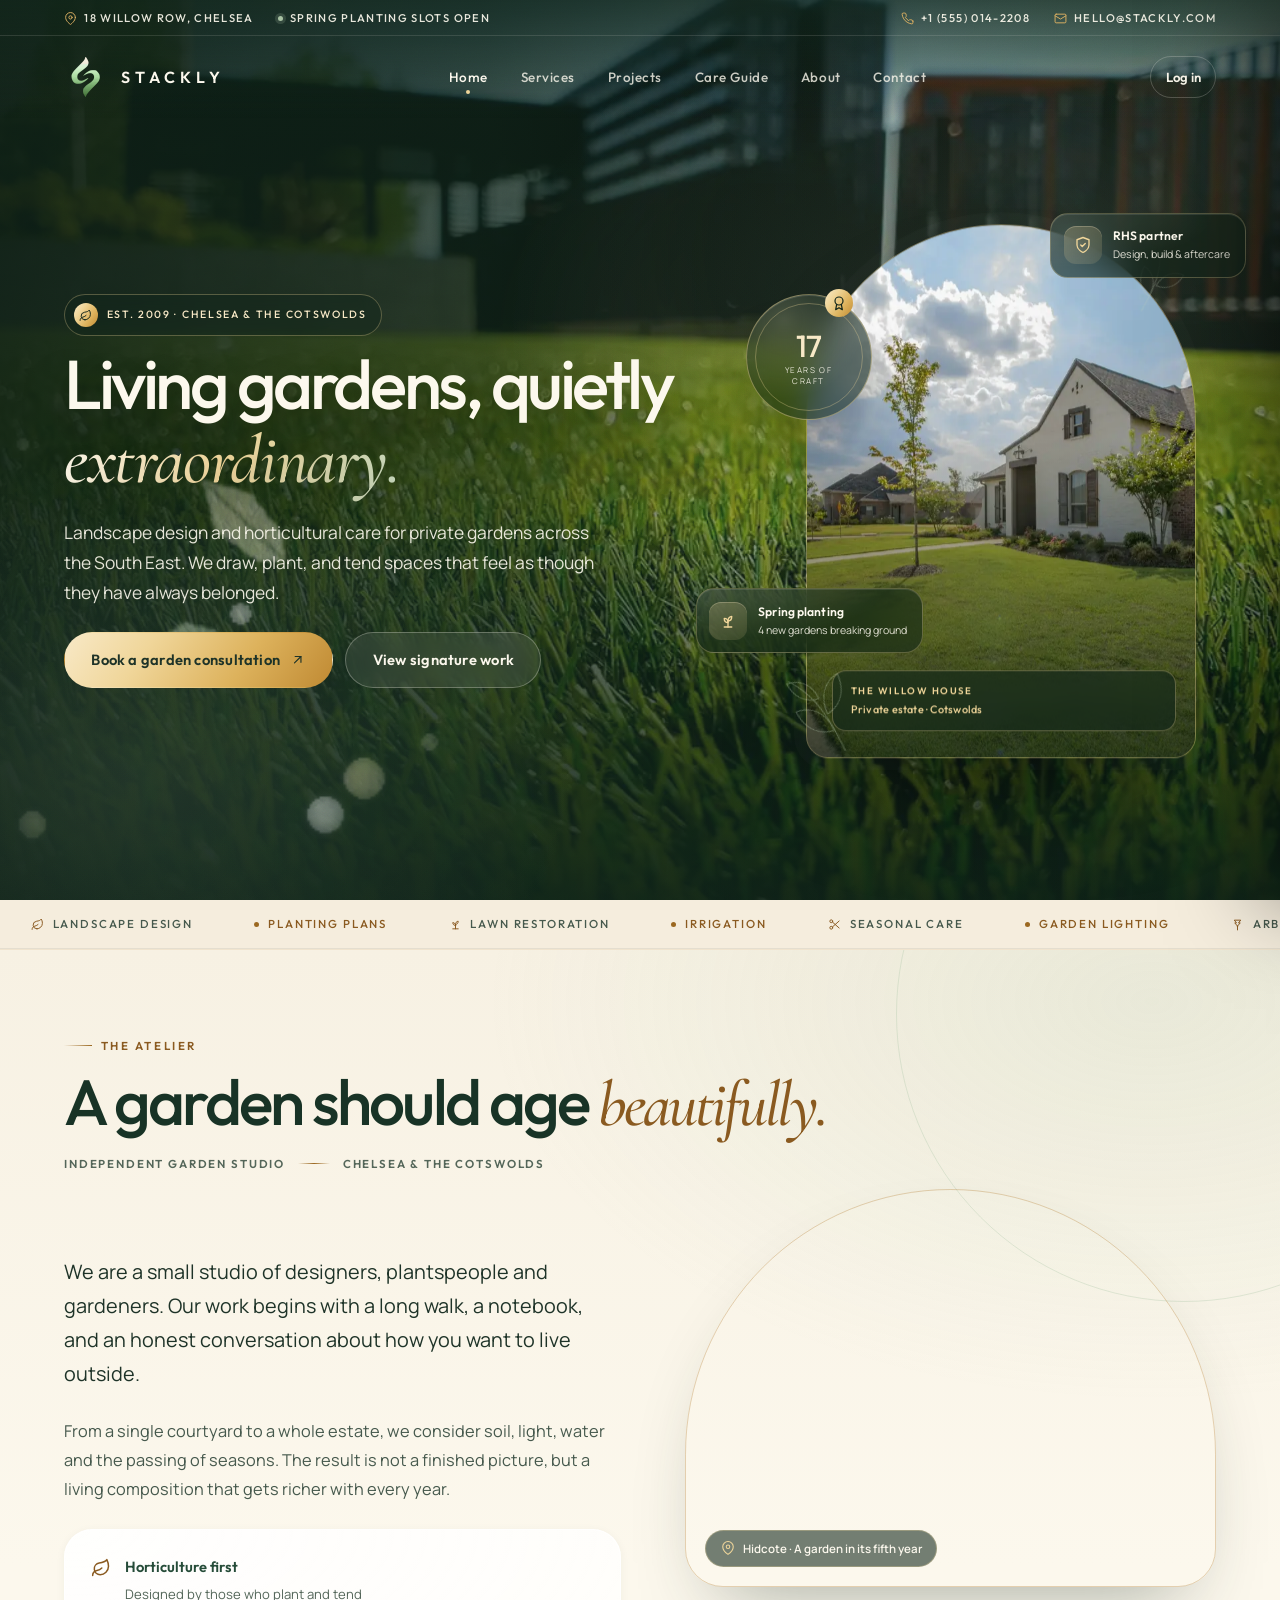
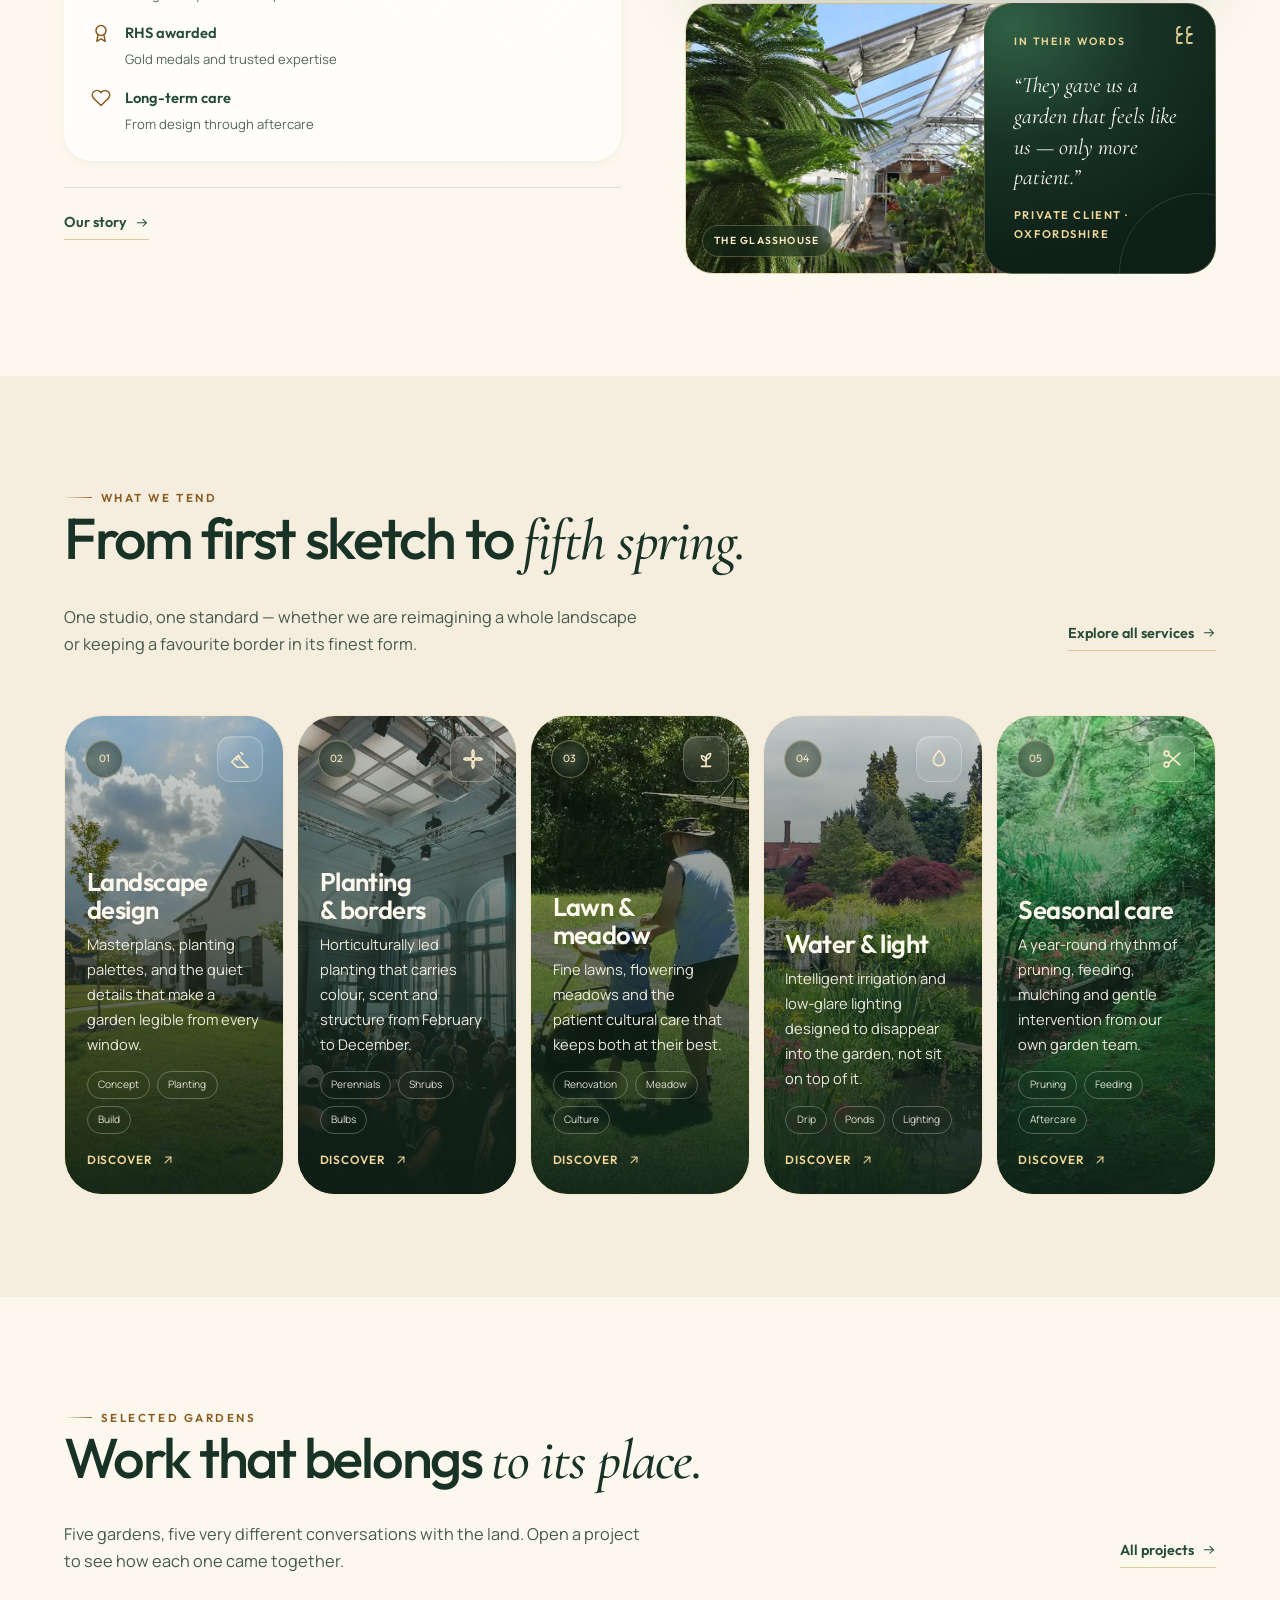
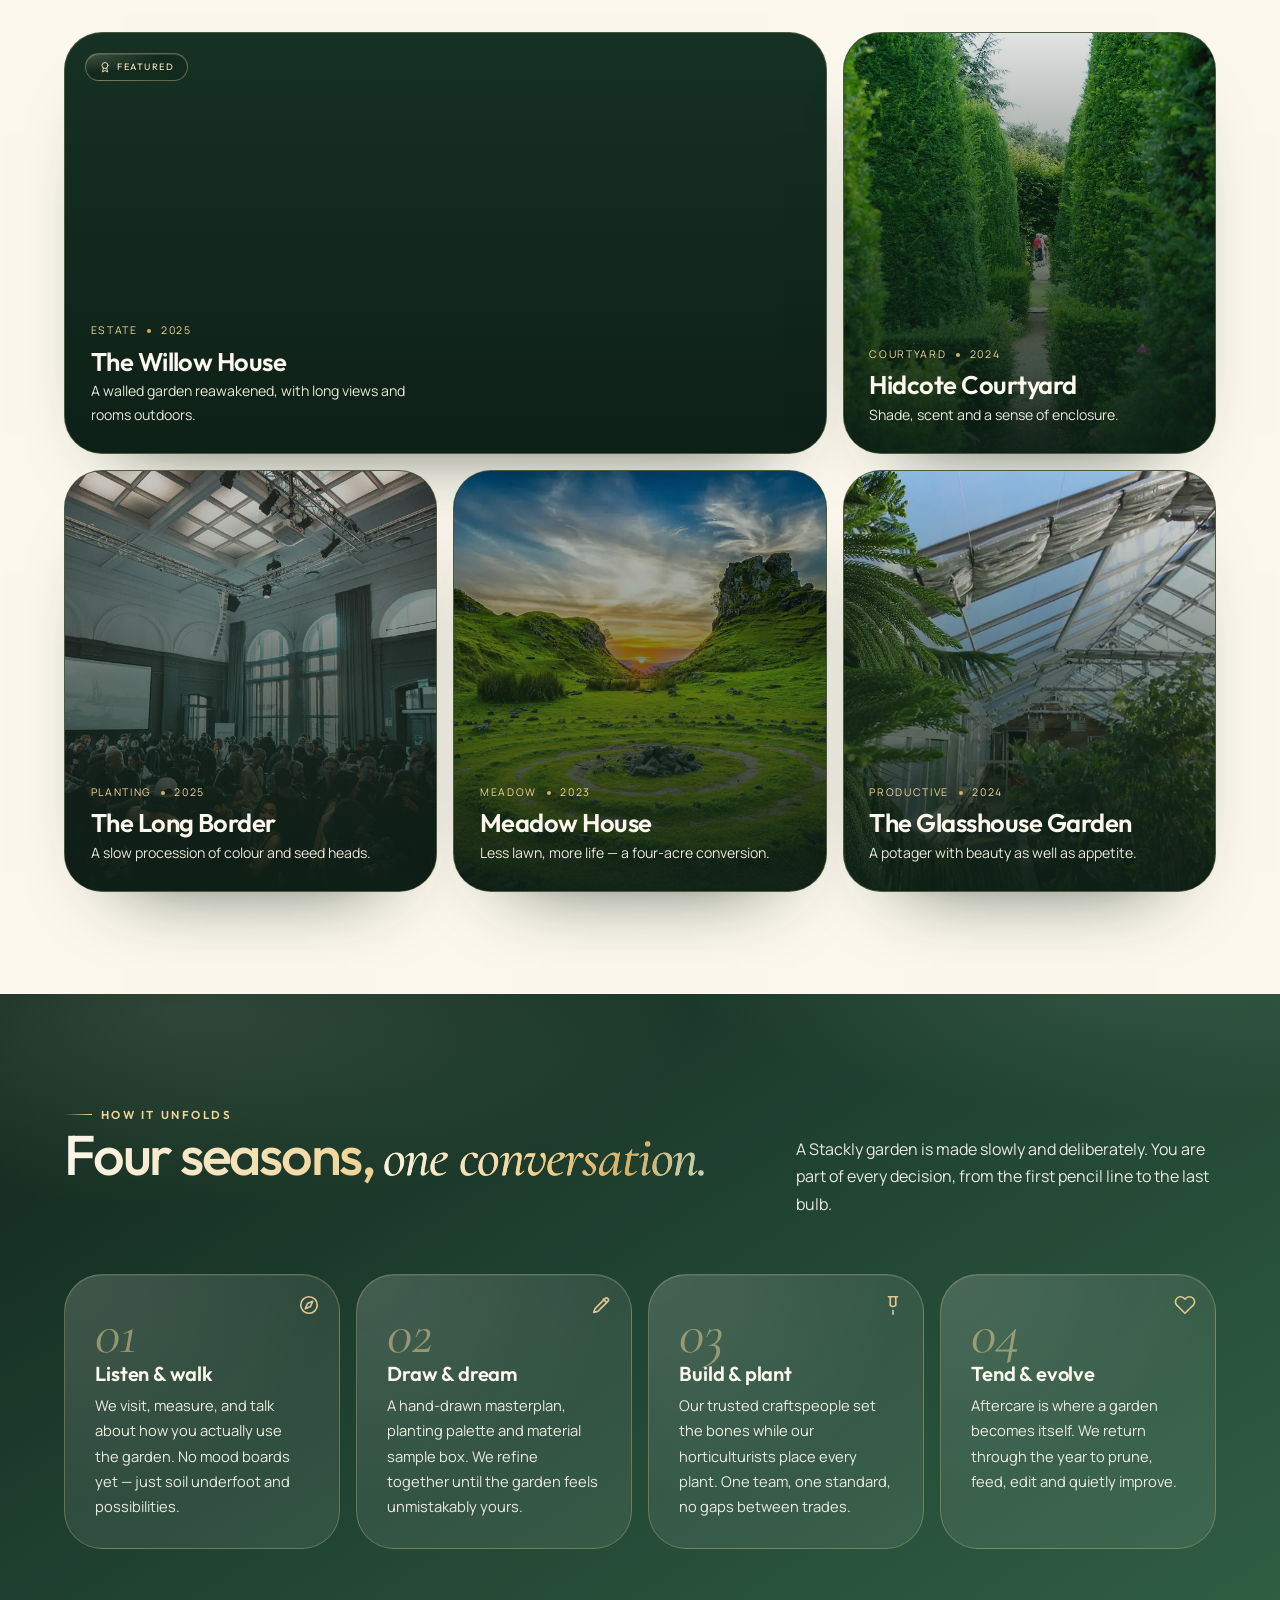
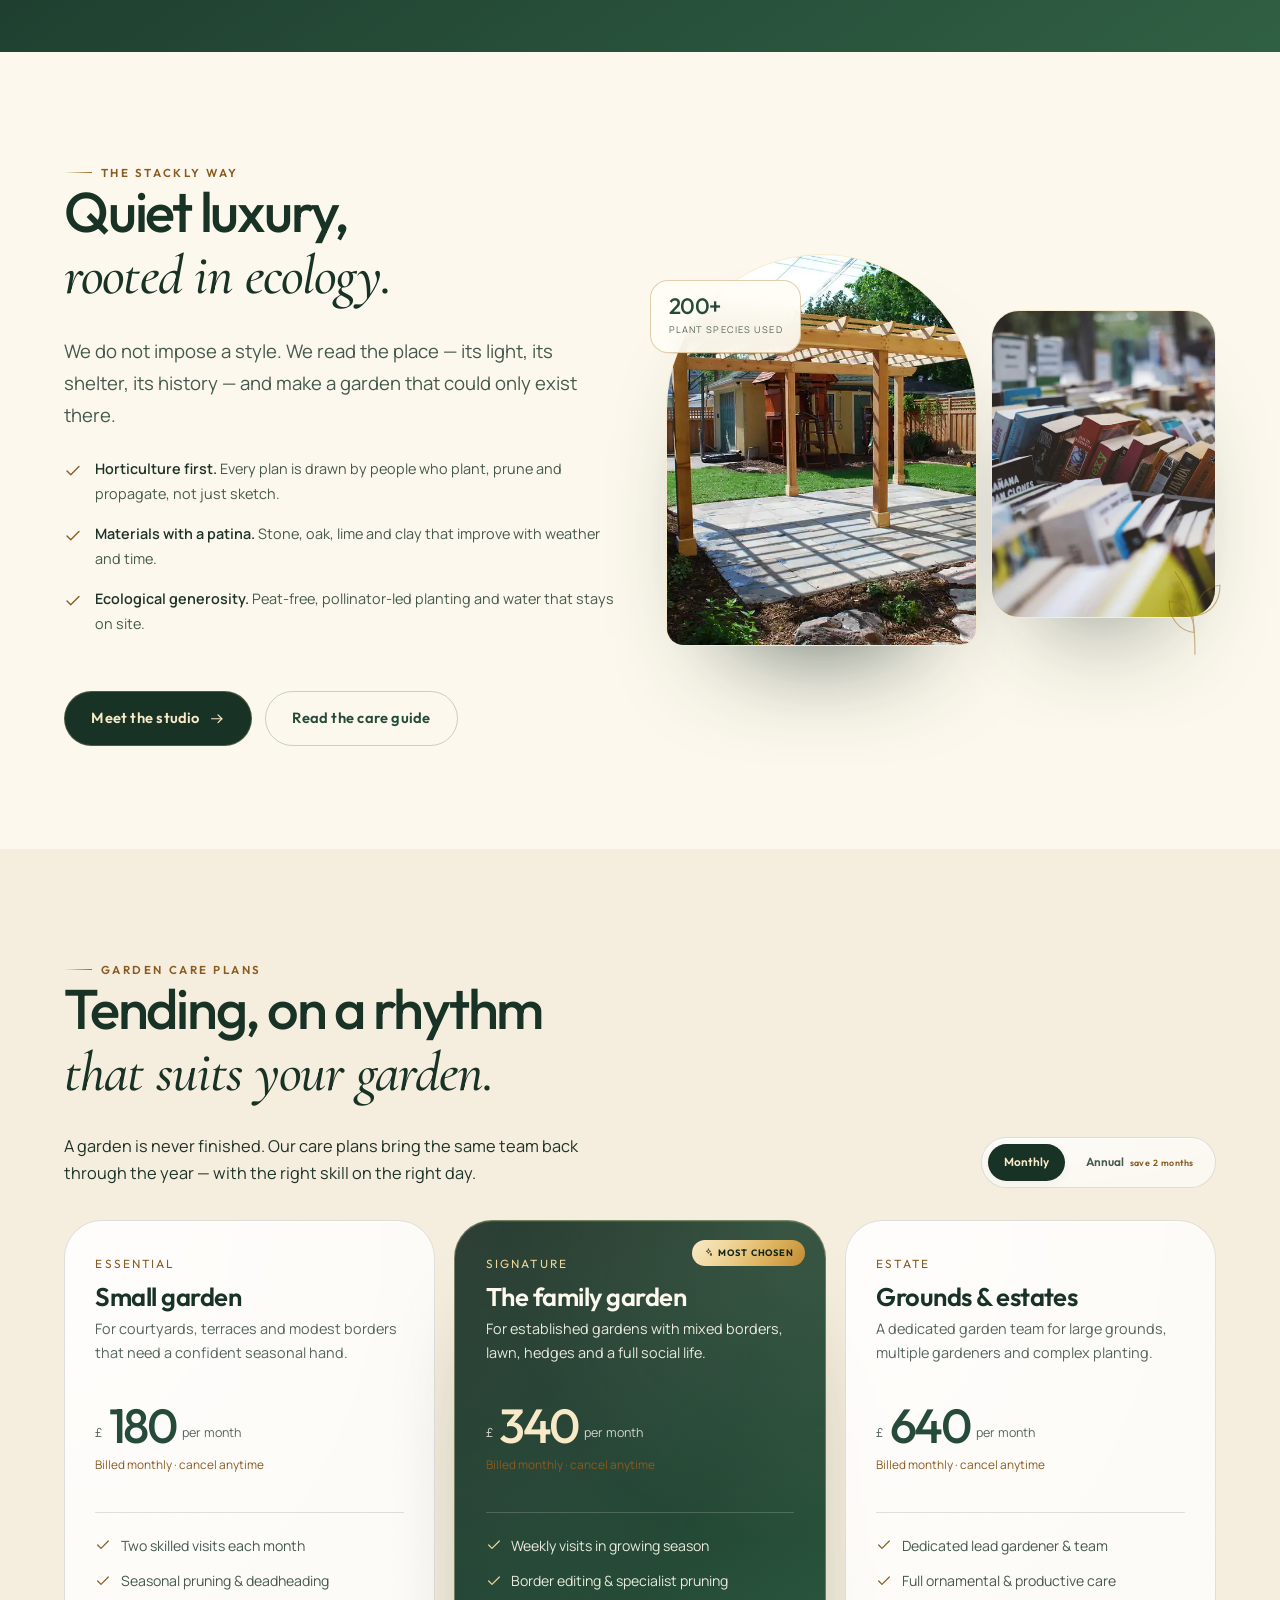
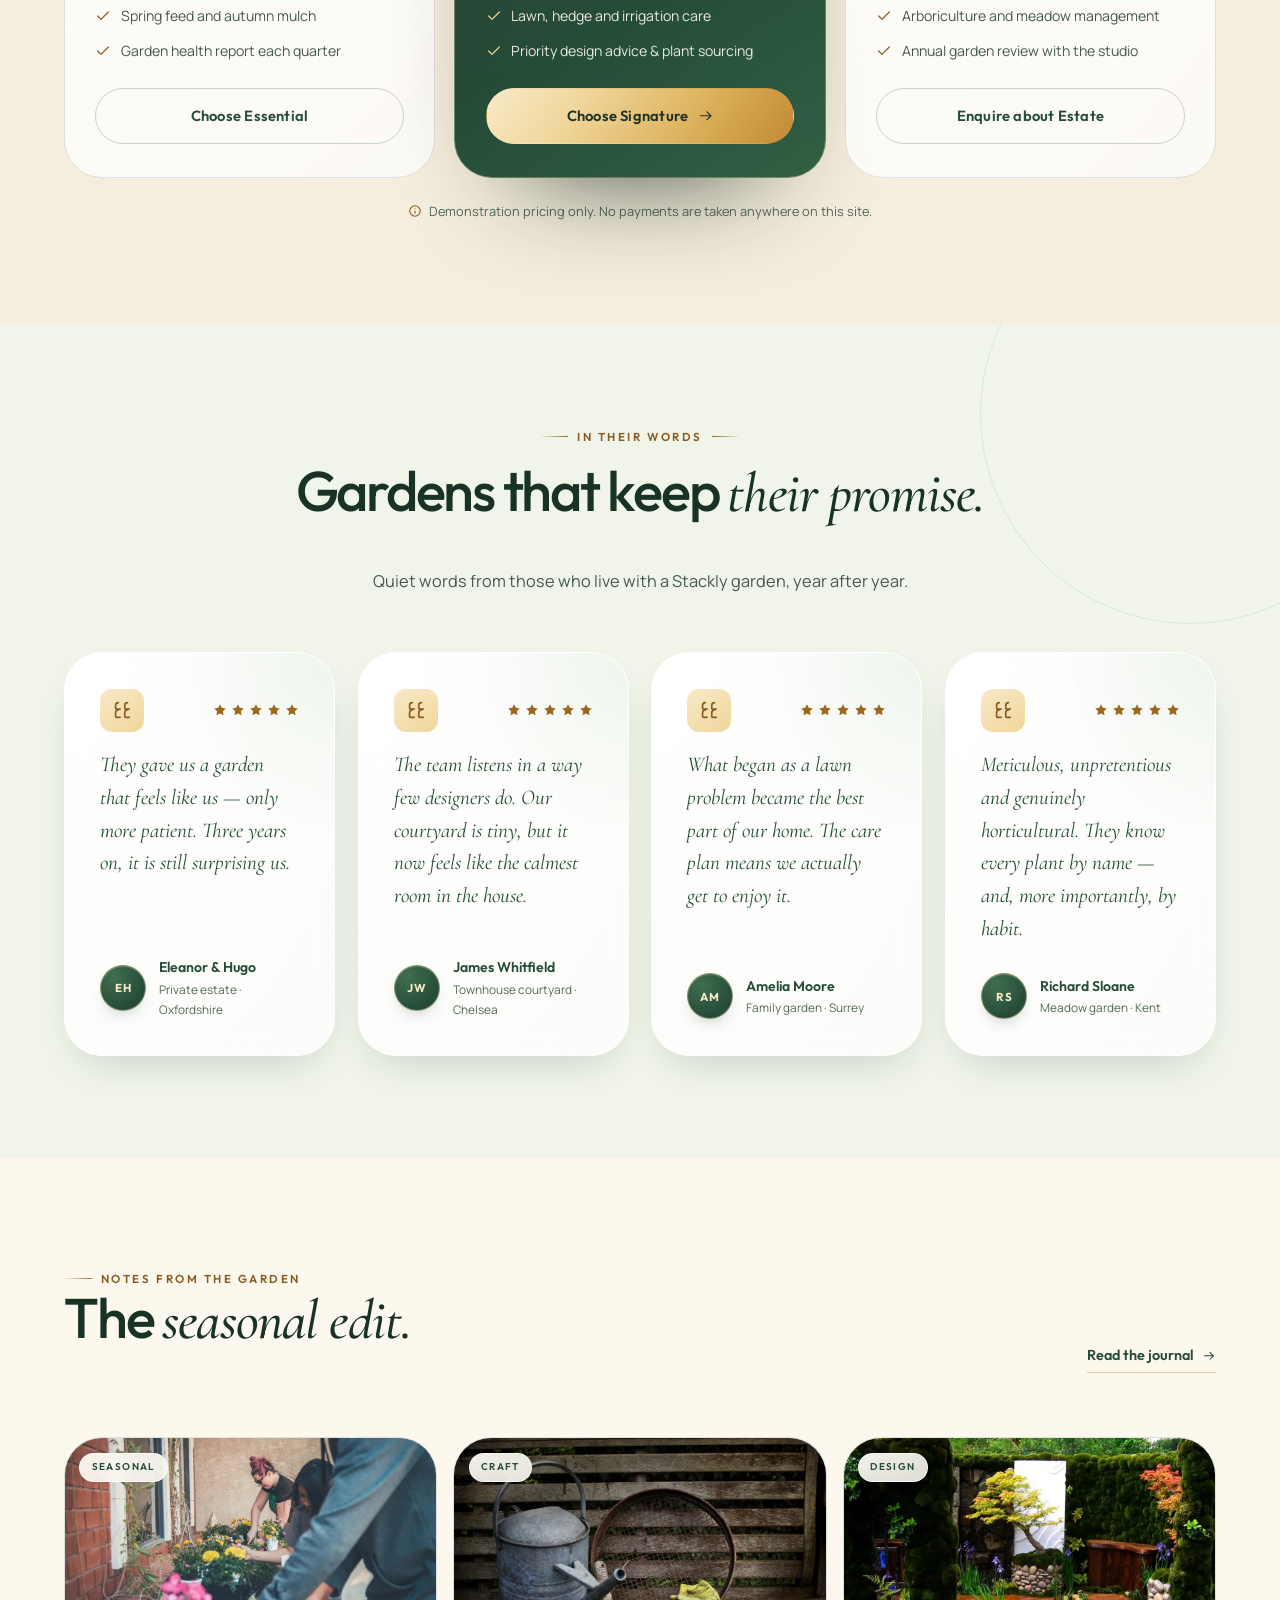
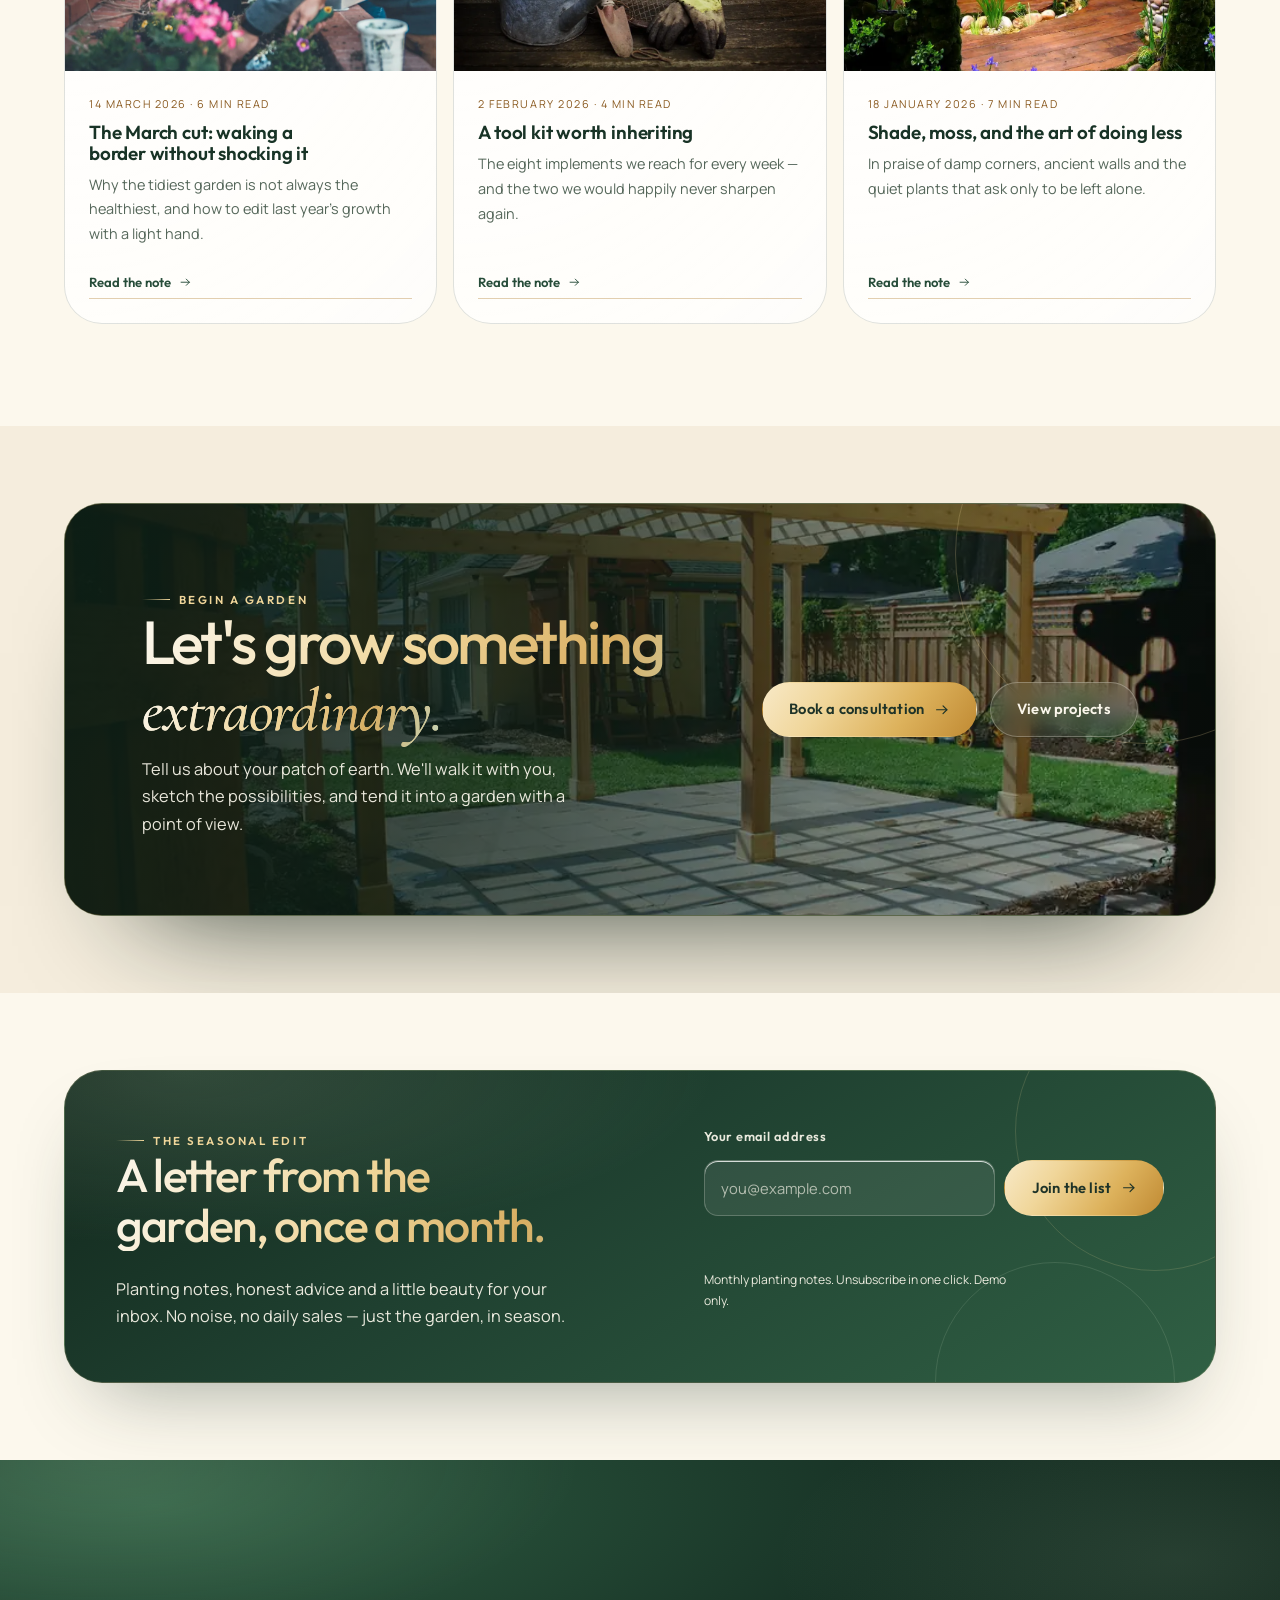
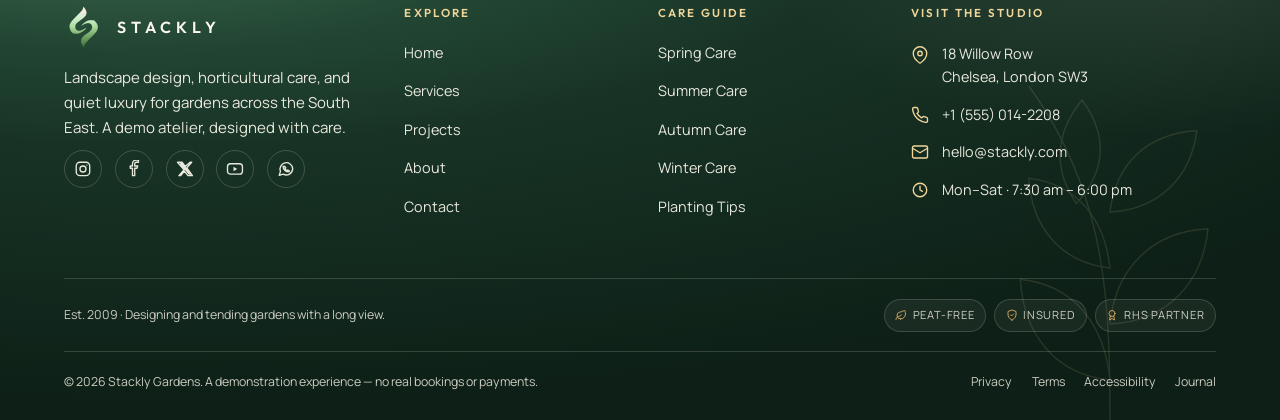
<file: index.html>
<!DOCTYPE html>
<html lang="en">
<head>
  <meta charset="UTF-8">
  <meta name="viewport" content="width=device-width, initial-scale=1">
  <title>Stackly Gardens &amp; Landscaping — Living gardens, quietly extraordinary</title>
  <meta name="description" content="Bespoke landscape design, planting and horticultural care for private gardens across the South East. A demonstration atelier by Stackly.">
  <meta name="theme-color" content="#183326">
  <link rel="icon" type="image/webp" href="assets/img/logo.webp">
  <link rel="preconnect" href="https://fonts.googleapis.com">
  <link rel="preconnect" href="https://fonts.gstatic.com" crossorigin>
  <link href="https://fonts.googleapis.com/css2?family=Cormorant+Garamond:ital,wght@0,400;0,500;1,400;1,500&family=Manrope:wght@400;500;600;700&family=Outfit:wght@300;400;500;600;700&display=swap" rel="stylesheet">
  <link rel="stylesheet" href="assets/css/base.css">
  <link rel="stylesheet" href="assets/css/pages.css">
  <link rel="stylesheet" href="assets/css/testimonials.css">
  <link rel="stylesheet" href="assets/css/atelier.css">
  <link rel="stylesheet" href="assets/css/hero-redesign.css">
  <link rel="stylesheet" href="assets/css/hover.css">
</head>
<body data-page="home">
  <div data-site-header></div>

  <main id="main">
    <!-- ================= HERO ================= -->
    <section class="hero hero--home" aria-labelledby="hero-title">
      <div class="hero-media">
        <img src="assets/img/hero-home.webp" alt="A layered private garden at golden hour, with sculpted hedges and a winding lawn" width="1259" height="707" fetchpriority="high" decoding="async">
      </div>
      <div class="hero-veil" aria-hidden="true">
        <img src="assets/img/veil-light.webp" alt="" width="420" height="280" loading="lazy" decoding="async">
      </div>
      <div class="hero-veil hero-veil--left" aria-hidden="true">
        <img src="assets/img/botanical-drift.webp" alt="" width="256" height="256" loading="lazy" decoding="async">
      </div>
      <div class="hero-grain" aria-hidden="true"></div>

      <div class="container hero-inner">
        <div class="hero-copy">
          <span class="hero-badge"><i><svg class="icon" aria-hidden="true"><use href="#i-leaf"></use></svg></i> Est. 2009 · Chelsea &amp; the Cotswolds</span>
          <h1 class="hero-title" id="hero-title">
            <span class="line"><span style="--i:0">Living gardens, quietly</span></span>
            <span class="line"><span style="--i:1"><em>extraordinary.</em></span></span>
          </h1>
          <p class="hero-lede">Landscape design and horticultural care for private gardens across the South East. We draw, plant, and tend spaces that feel as though they have always belonged.</p>

          <div class="button-row">
            <a class="button" href="contact.html">Book a garden consultation <svg class="icon" aria-hidden="true"><use href="#i-arrowUpRight"></use></svg></a>
            <a class="button button--ghost" href="#signature-work">View signature work</a>
          </div>


        </div>

        <div class="hero-visual">
          <div class="hero-arch">
            <img src="assets/img/garden-design.webp" alt="A beautifully designed modern garden with layered planting, stone paths and elegant landscaping" width="1200" height="800" fetchpriority="high" decoding="async">
            <div class="hero-arch-note">
              <div>
                <span class="hero-arch-label">The Willow House</span>
                <strong>Private estate · Cotswolds</strong>
              </div>
            </div>
          </div>

          <div class="hero-medallion" aria-label="Seventeen years of garden craft">
            <b>17</b>
            <span>Years of craft</span>
            <i><svg class="icon" aria-hidden="true"><use href="#i-award"></use></svg></i>
          </div>

          <div class="hero-chip hero-chip--one">
            <i><svg class="icon" aria-hidden="true"><use href="#i-sprout"></use></svg></i>
            <div><strong>Spring planting</strong><span>4 new gardens breaking ground</span></div>
          </div>

          <div class="hero-chip hero-chip--two">
            <i><svg class="icon" aria-hidden="true"><use href="#i-shield"></use></svg></i>
            <div><strong>RHS partner</strong><span>Design, build &amp; aftercare</span></div>
          </div>

          <svg class="hero-leaf hero-leaf--one" viewBox="0 0 80 100" fill="none" stroke="currentColor" stroke-width="1" aria-hidden="true">
            <path d="M40 98C40 64 38 34 18 8"/><path d="M39 74C22 72 12 58 12 40c18 2 27 15 27 34Z"/><path d="M40 56c17-2 27-15 27-33-17 2-26 15-27 33Z"/><path d="M39 38C24 36 16 24 16 10c15 2 23 13 23 28Z"/>
          </svg>
          <svg class="hero-leaf hero-leaf--two" viewBox="0 0 80 100" fill="none" stroke="currentColor" stroke-width="1" aria-hidden="true">
            <path d="M40 98C40 64 38 34 18 8"/><path d="M39 74C22 72 12 58 12 40c18 2 27 15 27 34Z"/><path d="M40 56c17-2 27-15 27-33-17 2-26 15-27 33Z"/>
          </svg>
        </div>
      </div>

    </section>

    <!-- ================= MARQUEE ================= -->
    <div class="marquee" aria-hidden="true">
      <div class="marquee-track">
        <div class="marquee-set">
          <span class="marquee-item"><svg class="icon"><use href="#i-leaf"></use></svg> Landscape design</span>
          <span class="marquee-item is-gold">Planting plans</span>
          <span class="marquee-item"><svg class="icon"><use href="#i-sprout"></use></svg> Lawn restoration</span>
          <span class="marquee-item is-gold">Irrigation</span>
          <span class="marquee-item"><svg class="icon"><use href="#i-scissors"></use></svg> Seasonal care</span>
          <span class="marquee-item is-gold">Garden lighting</span>
          <span class="marquee-item"><svg class="icon"><use href="#i-tree"></use></svg> Arboriculture</span>
          <span class="marquee-item is-gold">Wildflower meadows</span>
        </div>
        <div class="marquee-set">
          <span class="marquee-item"><svg class="icon"><use href="#i-leaf"></use></svg> Landscape design</span>
          <span class="marquee-item is-gold">Planting plans</span>
          <span class="marquee-item"><svg class="icon"><use href="#i-sprout"></use></svg> Lawn restoration</span>
          <span class="marquee-item is-gold">Irrigation</span>
          <span class="marquee-item"><svg class="icon"><use href="#i-scissors"></use></svg> Seasonal care</span>
          <span class="marquee-item is-gold">Garden lighting</span>
          <span class="marquee-item"><svg class="icon"><use href="#i-tree"></use></svg> Arboriculture</span>
          <span class="marquee-item is-gold">Wildflower meadows</span>
        </div>
      </div>
    </div>

    <!-- ================= INTRO ================= -->
    <section class="section intro" aria-labelledby="intro-title">
      <div class="container">
        <div class="atelier-header reveal">
          <div>
            <span class="eyebrow">The atelier</span>
            <h2 class="atelier-title" id="intro-title">A garden should age <em>beautifully.</em></h2>
            <div class="atelier-kicker atelier-kicker--below">
              <span>Independent garden studio</span>
              <i aria-hidden="true"></i>
              <span>Chelsea &amp; the Cotswolds</span>
            </div>
          </div>
        </div>

        <div class="atelier-grid">
          <div class="atelier-content reveal">
            <p class="atelier-lede">We are a small studio of designers, plantspeople and gardeners. Our work begins with a long walk, a notebook, and an honest conversation about how you want to live outside.</p>
            <p class="atelier-text">From a single courtyard to a whole estate, we consider soil, light, water and the passing of seasons. The result is not a finished picture, but a living composition that gets richer with every year.</p>
            <div class="atelier-features">
              <div class="atelier-feature">
                <svg class="icon" aria-hidden="true"><use href="#i-leaf"></use></svg>
                <div><strong>Horticulture first</strong><span>Designed by those who plant and tend</span></div>
              </div>
              <div class="atelier-feature">
                <svg class="icon" aria-hidden="true"><use href="#i-award"></use></svg>
                <div><strong>RHS awarded</strong><span>Gold medals and trusted expertise</span></div>
              </div>
              <div class="atelier-feature">
                <svg class="icon" aria-hidden="true"><use href="#i-heart"></use></svg>
                <div><strong>Long-term care</strong><span>From design through aftercare</span></div>
              </div>
            </div>
            <div class="atelier-founder">
              <a class="text-link" href="about.html">Our story <svg class="icon icon--sm" aria-hidden="true"><use href="#i-arrowRight"></use></svg></a>
            </div>
          </div>

          <div class="atelier-media reveal" data-reveal="right">
            <div class="atelier-main-image">
              <img src="assets/img/garden-walk.webp" alt="A grass path leading between deep, soft herbaceous borders in high summer" width="1200" height="800" loading="lazy" decoding="async">
              <div class="atelier-image-badge">
                <svg class="icon" aria-hidden="true"><use href="#i-mapPin"></use></svg>
                <span>Hidcote · A garden in its fifth year</span>
              </div>

            </div>
            <div class="atelier-secondary">
              <div class="atelier-secondary-image">
                <img src="assets/img/garden-greenhouse.webp" alt="A weathered glasshouse surrounded by planting and gravel" width="1000" height="667" loading="lazy" decoding="async">
                <span class="atelier-secondary-tag">The glasshouse</span>
              </div>
              <div class="atelier-quote-card">
                <span class="atelier-quote-label">In their words</span>
                <svg class="icon" aria-hidden="true"><use href="#i-quote"></use></svg>
                <p>“They gave us a garden that feels like us — only more patient.”</p>
                <span>Private client · Oxfordshire</span>
              </div>
            </div>
          </div>
        </div>
      </div>
    </section>

    <!-- ================= SERVICES ================= -->
    <section class="section section--cream" id="services" aria-labelledby="services-title">
      <div class="container">
        <div class="section-head section-head--split">
          <div>
            <span class="eyebrow">What we tend</span>
            <h2 class="section-title section-title--single-line" id="services-title">From first sketch to <span class="serif-accent">fifth spring.</span></h2>
            <p style="margin-top:.7rem">One studio, one standard — whether we are reimagining a whole landscape or keeping a favourite border in its finest form.</p>
          </div>
          <a class="text-link" href="services.html">Explore all services <svg class="icon icon--sm" aria-hidden="true"><use href="#i-arrowRight"></use></svg></a>
        </div>

        <div class="service-rail stagger">
          <a class="service-card" href="services.html">
            <img src="assets/img/garden-design.webp" alt="A considered garden layout with paths, lawn and layered planting" width="1200" height="800" loading="lazy" decoding="async">
            <div class="service-top">
              <span class="service-index">01</span>
              <span class="icon-badge--glass"><svg class="icon" aria-hidden="true"><use href="#i-ruler"></use></svg></span>
            </div>
            <div class="service-body">
              <h3>Landscape design</h3>
              <p>Masterplans, planting palettes, and the quiet details that make a garden legible from every window.</p>
              <div class="service-tags"><span>Concept</span><span>Planting</span><span>Build</span></div>
              <span class="service-link">Discover <svg class="icon" aria-hidden="true"><use href="#i-arrowUpRight"></use></svg></span>
            </div>
          </a>

          <a class="service-card" href="services.html">
            <img src="assets/img/flower-garden.webp" alt="A romantic flower garden rich with colour and texture" width="1000" height="666" loading="lazy" decoding="async">
            <div class="service-top">
              <span class="service-index">02</span>
              <span class="icon-badge--glass"><svg class="icon" aria-hidden="true"><use href="#i-flower"></use></svg></span>
            </div>
            <div class="service-body">
              <h3>Planting &amp; borders</h3>
              <p>Horticulturally led planting that carries colour, scent and structure from February to December.</p>
              <div class="service-tags"><span>Perennials</span><span>Shrubs</span><span>Bulbs</span></div>
              <span class="service-link">Discover <svg class="icon" aria-hidden="true"><use href="#i-arrowUpRight"></use></svg></span>
            </div>
          </a>

          <a class="service-card" href="services.html">
            <img src="assets/img/lawn-mow.webp" alt="A striped lawn being tended on a bright morning" width="880" height="660" loading="lazy" decoding="async">
            <div class="service-top">
              <span class="service-index">03</span>
              <span class="icon-badge--glass"><svg class="icon" aria-hidden="true"><use href="#i-sprout"></use></svg></span>
            </div>
            <div class="service-body">
              <h3>Lawn &amp; meadow</h3>
              <p>Fine lawns, flowering meadows and the patient cultural care that keeps both at their best.</p>
              <div class="service-tags"><span>Renovation</span><span>Meadow</span><span>Culture</span></div>
              <span class="service-link">Discover <svg class="icon" aria-hidden="true"><use href="#i-arrowUpRight"></use></svg></span>
            </div>
          </a>

          <a class="service-card" href="services.html">
            <img src="assets/img/garden-water.webp" alt="Still water reflecting planting in a sheltered garden" width="681" height="681" loading="lazy" decoding="async">
            <div class="service-top">
              <span class="service-index">04</span>
              <span class="icon-badge--glass"><svg class="icon" aria-hidden="true"><use href="#i-droplet"></use></svg></span>
            </div>
            <div class="service-body">
              <h3>Water &amp; light</h3>
              <p>Intelligent irrigation and low-glare lighting designed to disappear into the garden, not sit on top of it.</p>
              <div class="service-tags"><span>Drip</span><span>Ponds</span><span>Lighting</span></div>
              <span class="service-link">Discover <svg class="icon" aria-hidden="true"><use href="#i-arrowUpRight"></use></svg></span>
            </div>
          </a>

          <a class="service-card" href="services.html">
            <img src="assets/img/garden-care.webp" alt="A gardener's hands tending healthy plants in a border" width="769" height="576" loading="lazy" decoding="async">
            <div class="service-top">
              <span class="service-index">05</span>
              <span class="icon-badge--glass"><svg class="icon" aria-hidden="true"><use href="#i-scissors"></use></svg></span>
            </div>
            <div class="service-body">
              <h3>Seasonal care</h3>
              <p>A year-round rhythm of pruning, feeding, mulching and gentle intervention from our own garden team.</p>
              <div class="service-tags"><span>Pruning</span><span>Feeding</span><span>Aftercare</span></div>
              <span class="service-link">Discover <svg class="icon" aria-hidden="true"><use href="#i-arrowUpRight"></use></svg></span>
            </div>
          </a>
        </div>
      </div>
    </section>

    <!-- ================= PROJECTS ================= -->
    <section class="section" id="signature-work" aria-labelledby="work-title">
      <div class="container">
        <div class="section-head section-head--split">
          <div>
            <span class="eyebrow">Selected gardens</span>
            <h2 class="section-title" id="work-title">Work that belongs <span class="serif-accent">to its place.</span></h2>
            <p style="margin-top:.7rem">Five gardens, five very different conversations with the land. Open a project to see how each one came together.</p>
          </div>
          <a class="text-link" href="projects.html">All projects <svg class="icon icon--sm" aria-hidden="true"><use href="#i-arrowRight"></use></svg></a>
        </div>

        <div class="project-grid stagger">
          <a class="project-card project-card--wide" href="projects.html" role="button" data-project-open
             data-image="assets/img/garden-estate.webp"
             data-gallery="garden-estate.webp,garden-hedge.webp,garden-pergola.webp,garden-path.webp"
             data-title="The Willow House"
             data-kicker="Private estate · Cotswolds"
             data-text="A seventeenth-century house with a garden that had grown inward. We opened long views, restored the walled kitchen garden, and laid a new spine of yew and stone that makes the whole estate feel inevitable."
             data-location="Gloucestershire"
             data-year="2025"
             data-scope="Masterplan, hard landscape, planting, lighting">
            <img src="assets/img/garden-estate.webp" alt="The Willow House estate garden with clipped hedges and long views" width="1170" height="658" loading="lazy" decoding="async">
            <span class="project-flag"><svg class="icon" aria-hidden="true"><use href="#i-award"></use></svg> Featured</span>
            <div class="project-body">
              <div class="project-meta"><span>Estate</span><i></i><span>2025</span></div>
              <h3>The Willow House</h3>
              <p>A walled garden reawakened, with long views and rooms outdoors.</p>
              <span class="project-arrow" aria-hidden="true"><svg class="icon"><use href="#i-arrowUpRight"></use></svg></span>
            </div>
          </a>

          <a class="project-card" href="projects.html" role="button" data-project-open
             data-image="assets/img/garden-hidcote.webp"
             data-gallery="garden-hidcote.webp,garden-heritage.webp,garden-moss.webp"
             data-title="Hidcote Courtyard"
             data-kicker="Courtyard · Gloucestershire"
             data-text="A tiny, north-facing courtyard transformed into a green room. Moss, ferns and clipped box carry the winter; scented daphne and white foxgloves bring it alive in early summer."
             data-location="Hidcote"
             data-year="2024"
             data-scope="Courtyard design, planting, water bowl">
            <img src="assets/img/garden-hidcote.webp" alt="A narrow formal garden with clipped planting and a stone path" width="685" height="1023" loading="lazy" decoding="async">
            <div class="project-body">
              <div class="project-meta"><span>Courtyard</span><i></i><span>2024</span></div>
              <h3>Hidcote Courtyard</h3>
              <p>Shade, scent and a sense of enclosure.</p>
              <span class="project-arrow" aria-hidden="true"><svg class="icon"><use href="#i-arrowUpRight"></use></svg></span>
            </div>
          </a>

          <a class="project-card" href="projects.html" role="button" data-project-open
             data-image="assets/img/flower-garden.webp"
             data-gallery="flower-garden.webp,flower-bloom.webp,garden-spring.webp"
             data-title="The Long Border"
             data-kicker="Planting · Sussex"
             data-text="Eighty metres of border rebuilt around a simple idea: colour should travel, not shout. A matrix of grasses and umbellifers holds a slow procession of perennials from May to October."
             data-location="West Sussex"
             data-year="2025"
             data-scope="Planting plan, soil renewal, bulb layers">
            <img src="assets/img/flower-garden.webp" alt="A long flower border in full, layered colour" width="1000" height="666" loading="lazy" decoding="async">
            <div class="project-body">
              <div class="project-meta"><span>Planting</span><i></i><span>2025</span></div>
              <h3>The Long Border</h3>
              <p>A slow procession of colour and seed heads.</p>
              <span class="project-arrow" aria-hidden="true"><svg class="icon"><use href="#i-arrowUpRight"></use></svg></span>
            </div>
          </a>

          <a class="project-card" href="projects.html" role="button" data-project-open
             data-image="assets/img/garden-meadow.webp"
             data-gallery="garden-meadow.webp,flower-field.webp,forest-light.webp"
             data-title="Meadow House"
             data-kicker="Meadow · Kent"
             data-text="Four acres of close-mown lawn became a hay meadow with a mown path to the orchard. The first spring brought ox-eye daisies, yellow rattle and a quiet hum of insects."
             data-location="Kent"
             data-year="2023"
             data-scope="Meadow conversion, orchard, path mowing">
            <img src="assets/img/garden-meadow.webp" alt="A wildflower meadow with a mown path leading to trees" width="1100" height="734" loading="lazy" decoding="async">
            <div class="project-body">
              <div class="project-meta"><span>Meadow</span><i></i><span>2023</span></div>
              <h3>Meadow House</h3>
              <p>Less lawn, more life — a four-acre conversion.</p>
              <span class="project-arrow" aria-hidden="true"><svg class="icon"><use href="#i-arrowUpRight"></use></svg></span>
            </div>
          </a>

          <a class="project-card" href="projects.html" role="button" data-project-open
             data-image="assets/img/garden-greenhouse.webp"
             data-gallery="garden-greenhouse.webp,greenhouse-plants.webp,garden-kitchen.webp"
             data-title="The Glasshouse Garden"
             data-kicker="Productive · Surrey"
             data-text="A working garden wrapped around an old glasshouse. Gravelled standing beds, espaliered fruit and a herb run make the productive space feel ornamental all year."
             data-location="Surrey"
             data-year="2024"
             data-scope="Potager, glasshouse restoration, irrigation">
            <img src="assets/img/garden-greenhouse.webp" alt="A glasshouse at the centre of a productive kitchen garden" width="1000" height="667" loading="lazy" decoding="async">
            <div class="project-body">
              <div class="project-meta"><span>Productive</span><i></i><span>2024</span></div>
              <h3>The Glasshouse Garden</h3>
              <p>A potager with beauty as well as appetite.</p>
              <span class="project-arrow" aria-hidden="true"><svg class="icon"><use href="#i-arrowUpRight"></use></svg></span>
            </div>
          </a>
        </div>
      </div>
    </section>

    <!-- ================= PROCESS ================= -->
    <section class="section dark-band process" aria-labelledby="process-title">
      <div class="container">
        <div class="section-head section-head--split">
          <div>
            <span class="eyebrow eyebrow--light">How it unfolds</span>
            <h2 class="section-title" id="process-title" style="background: linear-gradient(110deg, #FBF7EC 0%, #F0D69A 45%, #D8AE62 75%, #C3D5BC 100%); -webkit-background-clip: text; background-clip: text; color: transparent; -webkit-text-fill-color: transparent;">Four seasons, <span class="serif-accent" style="background: linear-gradient(110deg, #FBF7EC 0%, #F0D69A 45%, #D8AE62 75%, #C3D5BC 100%); -webkit-background-clip: text; background-clip: text; color: transparent; -webkit-text-fill-color: transparent;">one conversation.</span></h2>
          </div>
          <p style="max-width:42ch;color:var(--on-dark-soft)">A Stackly garden is made slowly and deliberately. You are part of every decision, from the first pencil line to the last bulb.</p>
        </div>

        <div class="process-grid">
          <article class="step-card">
            <svg class="icon" aria-hidden="true"><use href="#i-compass"></use></svg>
            <span class="step-num">01</span>
            <h3>Listen &amp; walk</h3>
            <p>We visit, measure, and talk about how you actually use the garden. No mood boards yet — just soil underfoot and possibilities.</p>
          </article>
          <article class="step-card">
            <svg class="icon" aria-hidden="true"><use href="#i-pen"></use></svg>
            <span class="step-num">02</span>
            <h3>Draw &amp; dream</h3>
            <p>A hand-drawn masterplan, planting palette and material sample box. We refine together until the garden feels unmistakably yours.</p>
          </article>
          <article class="step-card">
            <svg class="icon" aria-hidden="true"><use href="#i-shovel"></use></svg>
            <span class="step-num">03</span>
            <h3>Build &amp; plant</h3>
            <p>Our trusted craftspeople set the bones while our horticulturists place every plant. One team, one standard, no gaps between trades.</p>
          </article>
          <article class="step-card">
            <svg class="icon" aria-hidden="true"><use href="#i-heart"></use></svg>
            <span class="step-num">04</span>
            <h3>Tend &amp; evolve</h3>
            <p>Aftercare is where a garden becomes itself. We return through the year to prune, feed, edit and quietly improve.</p>
          </article>
        </div>
      </div>
    </section>

    <!-- ================= SPLIT ================= -->
    <section class="section" aria-labelledby="ethos-title">
      <div class="container">
        <div class="split">
          <div class="split-copy reveal">
            <span class="eyebrow">The Stackly way</span>
            <h2 class="section-title" id="ethos-title">Quiet luxury, <span class="serif-accent">rooted in ecology.</span></h2>
            <p class="lede">We do not impose a style. We read the place — its light, its shelter, its history — and make a garden that could only exist there.</p>
            <ul class="split-list">
              <li><svg class="icon" aria-hidden="true"><use href="#i-check"></use></svg><span><b>Horticulture first.</b> Every plan is drawn by people who plant, prune and propagate, not just sketch.</span></li>
              <li><svg class="icon" aria-hidden="true"><use href="#i-check"></use></svg><span><b>Materials with a patina.</b> Stone, oak, lime and clay that improve with weather and time.</span></li>
              <li><svg class="icon" aria-hidden="true"><use href="#i-check"></use></svg><span><b>Ecological generosity.</b> Peat-free, pollinator-led planting and water that stays on site.</span></li>
            </ul>
            <div class="button-row">
              <a class="button button--dark" href="about.html">Meet the studio <svg class="icon" aria-hidden="true"><use href="#i-arrowRight"></use></svg></a>
              <a class="button button--outline" href="care-guide.html">Read the care guide</a>
            </div>
          </div>

          <div class="split-media reveal" data-reveal="right">
            <div class="collage">
              <div class="collage-frame collage-frame--main">
                <img src="assets/img/garden-pergola.webp" alt="An oak pergola draped with climbing plants above a gravel path" width="1000" height="670" loading="lazy" decoding="async">
              </div>
              <div class="collage-frame collage-frame--side">
                <img src="assets/img/plant-collection.webp" alt="A collection of potted plants arranged on a stone surface" width="900" height="600" loading="lazy" decoding="async">
              </div>
              <div class="collage-badge" aria-hidden="true">
                <b>200+</b>
                <span>Plant species used</span>
              </div>
              <svg class="collage-leaf" viewBox="0 0 80 100" fill="none" stroke="currentColor" stroke-width="1.2" aria-hidden="true">
                <path d="M40 98C40 64 38 34 18 8"/><path d="M39 74C22 72 12 58 12 40c18 2 27 15 27 34Z"/><path d="M40 56c17-2 27-15 27-33-17 2-26 15-27 33Z"/>
              </svg>
            </div>
          </div>
        </div>
      </div>
    </section>

    <!-- ================= PLANS ================= -->
    <section class="section section--cream" aria-labelledby="plans-title">
      <div class="container">
        <div class="plans-head">
          <div>
            <span class="eyebrow">Garden care plans</span>
            <h2 class="section-title" id="plans-title">Tending, on a rhythm <span class="serif-accent">that suits your garden.</span></h2>
            <p style="max-width:56ch;margin-top:.7rem">A garden is never finished. Our care plans bring the same team back through the year — with the right skill on the right day.</p>
          </div>
          <div class="billing-toggle" data-billing role="group" aria-label="Choose billing period">
            <button type="button" data-billing-value="monthly" class="is-active" aria-pressed="true">Monthly</button>
            <button type="button" data-billing-value="annual" aria-pressed="false">Annual <small>save 2 months</small></button>
          </div>
        </div>

        <div class="plans-grid stagger">
          <article class="plan-card">
            <span class="plan-name">Essential</span>
            <h3>Small garden</h3>
            <p class="plan-desc">For courtyards, terraces and modest borders that need a confident seasonal hand.</p>
            <div class="plan-price"><span>£</span><b data-price-monthly="180" data-price-annual="1836">180</b><span data-price-note>per month</span></div>
            <p class="plan-billed" data-billed>Billed monthly · cancel anytime</p>
            <ul class="plan-list">
              <li><svg class="icon" aria-hidden="true"><use href="#i-check"></use></svg> Two skilled visits each month</li>
              <li><svg class="icon" aria-hidden="true"><use href="#i-check"></use></svg> Seasonal pruning &amp; deadheading</li>
              <li><svg class="icon" aria-hidden="true"><use href="#i-check"></use></svg> Spring feed and autumn mulch</li>
              <li><svg class="icon" aria-hidden="true"><use href="#i-check"></use></svg> Garden health report each quarter</li>
            </ul>
            <a class="button button--outline button--block" href="404.html">Choose Essential</a>
          </article>

          <article class="plan-card plan-card--featured">
            <span class="plan-flag"><svg class="icon icon--sm" aria-hidden="true"><use href="#i-sparkles"></use></svg> Most chosen</span>
            <span class="plan-name">Signature</span>
            <h3>The family garden</h3>
            <p class="plan-desc">For established gardens with mixed borders, lawn, hedges and a full social life.</p>
            <div class="plan-price"><span>£</span><b data-price-monthly="340" data-price-annual="3468">340</b><span data-price-note>per month</span></div>
            <p class="plan-billed" data-billed>Billed monthly · cancel anytime</p>
            <ul class="plan-list">
              <li><svg class="icon" aria-hidden="true"><use href="#i-check"></use></svg> Weekly visits in growing season</li>
              <li><svg class="icon" aria-hidden="true"><use href="#i-check"></use></svg> Border editing &amp; specialist pruning</li>
              <li><svg class="icon" aria-hidden="true"><use href="#i-check"></use></svg> Lawn, hedge and irrigation care</li>
              <li><svg class="icon" aria-hidden="true"><use href="#i-check"></use></svg> Priority design advice &amp; plant sourcing</li>
            </ul>
            <a class="button button--block" href="404.html">Choose Signature <svg class="icon" aria-hidden="true"><use href="#i-arrowRight"></use></svg></a>
          </article>

          <article class="plan-card">
            <span class="plan-name">Estate</span>
            <h3>Grounds &amp; estates</h3>
            <p class="plan-desc">A dedicated garden team for large grounds, multiple gardeners and complex planting.</p>
            <div class="plan-price"><span>£</span><b data-price-monthly="640" data-price-annual="6528">640</b><span data-price-note>per month</span></div>
            <p class="plan-billed" data-billed>Billed monthly · cancel anytime</p>
            <ul class="plan-list">
              <li><svg class="icon" aria-hidden="true"><use href="#i-check"></use></svg> Dedicated lead gardener &amp; team</li>
              <li><svg class="icon" aria-hidden="true"><use href="#i-check"></use></svg> Full ornamental &amp; productive care</li>
              <li><svg class="icon" aria-hidden="true"><use href="#i-check"></use></svg> Arboriculture and meadow management</li>
              <li><svg class="icon" aria-hidden="true"><use href="#i-check"></use></svg> Annual garden review with the studio</li>
            </ul>
            <a class="button button--outline button--block" href="404.html">Enquire about Estate</a>
          </article>
        </div>

        <p class="form-note" style="justify-content:center;text-align:center;margin-top:1.4rem"><svg class="icon" aria-hidden="true"><use href="#i-info"></use></svg> Demonstration pricing only. No payments are taken anywhere on this site.</p>
      </div>
    </section>

    <!-- ================= TESTIMONIALS ================= -->
    <section class="section testimonials" aria-labelledby="quotes-title">
      <div class="container">
        <div class="section-head section-head--center">
          <span class="eyebrow eyebrow--center">In their words</span>
          <h2 class="section-title" id="quotes-title">Gardens that keep <span class="serif-accent">their promise.</span></h2>
          <p>Quiet words from those who live with a Stackly garden, year after year.</p>
        </div>

        <div class="testimonial-grid stagger">
          <article class="testimonial-card reveal">
            <div class="testimonial-card-top">
              <div class="quote-icon">
                <svg class="icon" aria-hidden="true"><use href="#i-quote"></use></svg>
              </div>
              <div class="testimonial-stars" aria-hidden="true">
                <svg class="icon icon--fill"><use href="#i-star"></use></svg>
                <svg class="icon icon--fill"><use href="#i-star"></use></svg>
                <svg class="icon icon--fill"><use href="#i-star"></use></svg>
                <svg class="icon icon--fill"><use href="#i-star"></use></svg>
                <svg class="icon icon--fill"><use href="#i-star"></use></svg>
              </div>
            </div>
            <blockquote>They gave us a garden that feels like us — only more patient. Three years on, it is still surprising us.</blockquote>
            <div class="testimonial-person">
              <span class="avatar" aria-hidden="true">EH</span>
              <div><strong>Eleanor &amp; Hugo</strong><span>Private estate · Oxfordshire</span></div>
            </div>
          </article>

          <article class="testimonial-card reveal">
            <div class="testimonial-card-top">
              <div class="quote-icon">
                <svg class="icon" aria-hidden="true"><use href="#i-quote"></use></svg>
              </div>
              <div class="testimonial-stars" aria-hidden="true">
                <svg class="icon icon--fill"><use href="#i-star"></use></svg>
                <svg class="icon icon--fill"><use href="#i-star"></use></svg>
                <svg class="icon icon--fill"><use href="#i-star"></use></svg>
                <svg class="icon icon--fill"><use href="#i-star"></use></svg>
                <svg class="icon icon--fill"><use href="#i-star"></use></svg>
              </div>
            </div>
            <blockquote>The team listens in a way few designers do. Our courtyard is tiny, but it now feels like the calmest room in the house.</blockquote>
            <div class="testimonial-person">
              <span class="avatar" aria-hidden="true">JW</span>
              <div><strong>James Whitfield</strong><span>Townhouse courtyard · Chelsea</span></div>
            </div>
          </article>

          <article class="testimonial-card reveal">
            <div class="testimonial-card-top">
              <div class="quote-icon">
                <svg class="icon" aria-hidden="true"><use href="#i-quote"></use></svg>
              </div>
              <div class="testimonial-stars" aria-hidden="true">
                <svg class="icon icon--fill"><use href="#i-star"></use></svg>
                <svg class="icon icon--fill"><use href="#i-star"></use></svg>
                <svg class="icon icon--fill"><use href="#i-star"></use></svg>
                <svg class="icon icon--fill"><use href="#i-star"></use></svg>
                <svg class="icon icon--fill"><use href="#i-star"></use></svg>
              </div>
            </div>
            <blockquote>What began as a lawn problem became the best part of our home. The care plan means we actually get to enjoy it.</blockquote>
            <div class="testimonial-person">
              <span class="avatar" aria-hidden="true">AM</span>
              <div><strong>Amelia Moore</strong><span>Family garden · Surrey</span></div>
            </div>
          </article>

          <article class="testimonial-card reveal">
            <div class="testimonial-card-top">
              <div class="quote-icon">
                <svg class="icon" aria-hidden="true"><use href="#i-quote"></use></svg>
              </div>
              <div class="testimonial-stars" aria-hidden="true">
                <svg class="icon icon--fill"><use href="#i-star"></use></svg>
                <svg class="icon icon--fill"><use href="#i-star"></use></svg>
                <svg class="icon icon--fill"><use href="#i-star"></use></svg>
                <svg class="icon icon--fill"><use href="#i-star"></use></svg>
                <svg class="icon icon--fill"><use href="#i-star"></use></svg>
              </div>
            </div>
            <blockquote>Meticulous, unpretentious and genuinely horticultural. They know every plant by name — and, more importantly, by habit.</blockquote>
            <div class="testimonial-person">
              <span class="avatar" aria-hidden="true">RS</span>
              <div><strong>Richard Sloane</strong><span>Meadow garden · Kent</span></div>
            </div>
          </article>
        </div>
      </div>
    </section>

    <!-- ================= JOURNAL ================= -->
    <section class="section" aria-labelledby="journal-title">
      <div class="container">
        <div class="section-head section-head--split">
          <div>
            <span class="eyebrow">Notes from the garden</span>
            <h2 class="section-title" id="journal-title">The <span class="serif-accent">seasonal edit.</span></h2>
          </div>
          <a class="text-link" href="404.html">Read the journal <svg class="icon icon--sm" aria-hidden="true"><use href="#i-arrowRight"></use></svg></a>
        </div>
        <div class="journal-grid stagger">
          <a class="journal-card" href="404.html">
            <div class="journal-media">
              <img src="assets/img/garden-spring.webp" alt="Spring bulbs and fresh growth in a border" width="1200" height="800" loading="lazy" decoding="async">
              <span class="journal-tag">Seasonal</span>
            </div>
            <div class="journal-body">
              <span class="journal-date">14 March 2026 · 6 min read</span>
              <h3>The March cut: waking a border without shocking it</h3>
              <p>Why the tidiest garden is not always the healthiest, and how to edit last year's growth with a light hand.</p>
              <span class="text-link">Read the note <svg class="icon icon--sm" aria-hidden="true"><use href="#i-arrowRight"></use></svg></span>
            </div>
          </a>
          <a class="journal-card" href="404.html">
            <div class="journal-media">
              <img src="assets/img/garden-tools2.webp" alt="A collection of well-kept garden tools on a bench" width="1000" height="667" loading="lazy" decoding="async">
              <span class="journal-tag">Craft</span>
            </div>
            <div class="journal-body">
              <span class="journal-date">2 February 2026 · 4 min read</span>
              <h3>A tool kit worth inheriting</h3>
              <p>The eight implements we reach for every week — and the two we would happily never sharpen again.</p>
              <span class="text-link">Read the note <svg class="icon icon--sm" aria-hidden="true"><use href="#i-arrowRight"></use></svg></span>
            </div>
          </a>
          <a class="journal-card" href="404.html">
            <div class="journal-media">
              <img src="assets/img/garden-moss.webp" alt="Moss and shade-loving plants in a damp garden corner" width="1000" height="750" loading="lazy" decoding="async">
              <span class="journal-tag">Design</span>
            </div>
            <div class="journal-body">
              <span class="journal-date">18 January 2026 · 7 min read</span>
              <h3>Shade, moss, and the art of doing less</h3>
              <p>In praise of damp corners, ancient walls and the quiet plants that ask only to be left alone.</p>
              <span class="text-link">Read the note <svg class="icon icon--sm" aria-hidden="true"><use href="#i-arrowRight"></use></svg></span>
            </div>
          </a>
        </div>
      </div>
    </section>

    <!-- ================= BEGIN A GARDEN ================= -->
    <section class="section section--cream section--tight" aria-labelledby="begin-garden-title">
      <div class="container">
        <div class="cta-band reveal" data-reveal="scale">
          <img src="assets/img/garden-pergola.webp" alt="" width="1000" height="670" loading="lazy" decoding="async" aria-hidden="true">
          <div class="cta-inner">
            <div>
              <span class="eyebrow eyebrow--light">Begin a garden</span>
              <h2 id="begin-garden-title">Let's grow something <span class="serif-accent" style="background: linear-gradient(110deg, #FBF7EC 0%, #F0D69A 45%, #D8AE62 75%, #C3D5BC 100%); -webkit-background-clip: text; background-clip: text; color: transparent; -webkit-text-fill-color: transparent;">extraordinary.</span></h2>
              <p>Tell us about your patch of earth. We'll walk it with you, sketch the possibilities, and tend it into a garden with a point of view.</p>
            </div>
            <div class="button-row">
              <a class="button" href="contact.html">Book a consultation <svg class="icon" aria-hidden="true"><use href="#i-arrowRight"></use></svg></a>
              <a class="button button--ghost" href="projects.html">View projects</a>
            </div>
          </div>
        </div>
      </div>
    </section>

    <!-- ================= NEWSLETTER ================= -->
    <section class="section section--tight" aria-labelledby="newsletter-title">
      <div class="container">
        <div class="newsletter reveal">
          <div class="newsletter-inner">
            <div>
              <span class="eyebrow eyebrow--light">The Seasonal Edit</span>
              <h2 id="newsletter-title" style="background: linear-gradient(110deg, #FBF7EC 0%, #F0D69A 45%, #D8AE62 75%, #C3D5BC 100%); -webkit-background-clip: text; background-clip: text; color: transparent; -webkit-text-fill-color: transparent;">A letter from the garden, once a month.</h2>
              <p>Planting notes, honest advice and a little beauty for your inbox. No noise, no daily sales — just the garden, in season.</p>
            </div>
            <form class="newsletter-form" data-newsletter novalidate>
              <label class="form-label" for="home-newsletter-email">Your email address</label>
              <div class="newsletter-row">
                <input class="input" id="home-newsletter-email" name="email" type="email" inputmode="email" autocomplete="email" placeholder="you@example.com" data-validate="email" required aria-describedby="home-newsletter-error">
                <button class="button" type="submit">Join the list <svg class="icon" aria-hidden="true"><use href="#i-arrowRight"></use></svg></button>
              </div>
              <p class="field-error" id="home-newsletter-error" aria-live="polite"></p>
              <p class="newsletter-note">Monthly planting notes. Unsubscribe in one click. Demo only.</p>
              <div class="newsletter-success" role="status"><svg class="icon" aria-hidden="true"><use href="#i-checkCircle"></use></svg> You're on the list — welcome to the garden.</div>
            </form>
          </div>
        </div>
      </div>
    </section>
  </main>

  <div data-site-footer></div>

  <!-- ================= PROJECT MODAL ================= -->
  <div class="modal-backdrop"></div>
  <div class="modal" id="project-modal" role="dialog" aria-modal="true" aria-labelledby="project-modal-title" hidden>
    <div class="modal-media">
      <img data-project-image src="assets/img/garden-estate.webp" alt="Selected Stackly garden project" width="1170" height="658">
      <button class="modal-close" type="button" data-modal-close aria-label="Close project">
        <svg class="icon" aria-hidden="true"><use href="#i-close"></use></svg>
      </button>
    </div>
    <div class="modal-body">
      <span class="modal-kicker" data-project-kicker>Signature project</span>
      <h3 id="project-modal-title" data-project-title>A Stackly garden</h3>
      <p data-project-text></p>
      <div class="modal-facts">
        <div><span>Location</span><b data-project-location>—</b></div>
        <div><span>Completed</span><b data-project-year>—</b></div>
        <div><span>Scope</span><b data-project-scope>—</b></div>
        <div><span>Studio</span><b>Stackly Gardens</b></div>
      </div>
      <div class="modal-gallery" data-project-gallery aria-label="Project gallery"></div>
      <div class="button-row">
        <a class="button button--dark" href="projects.html">Explore all projects <svg class="icon" aria-hidden="true"><use href="#i-arrowRight"></use></svg></a>
        <a class="button button--outline" href="contact.html">Start a project</a>
      </div>
    </div>
  </div>

  <script src="assets/js/site.js"></script>
</body>
</html>
</file>
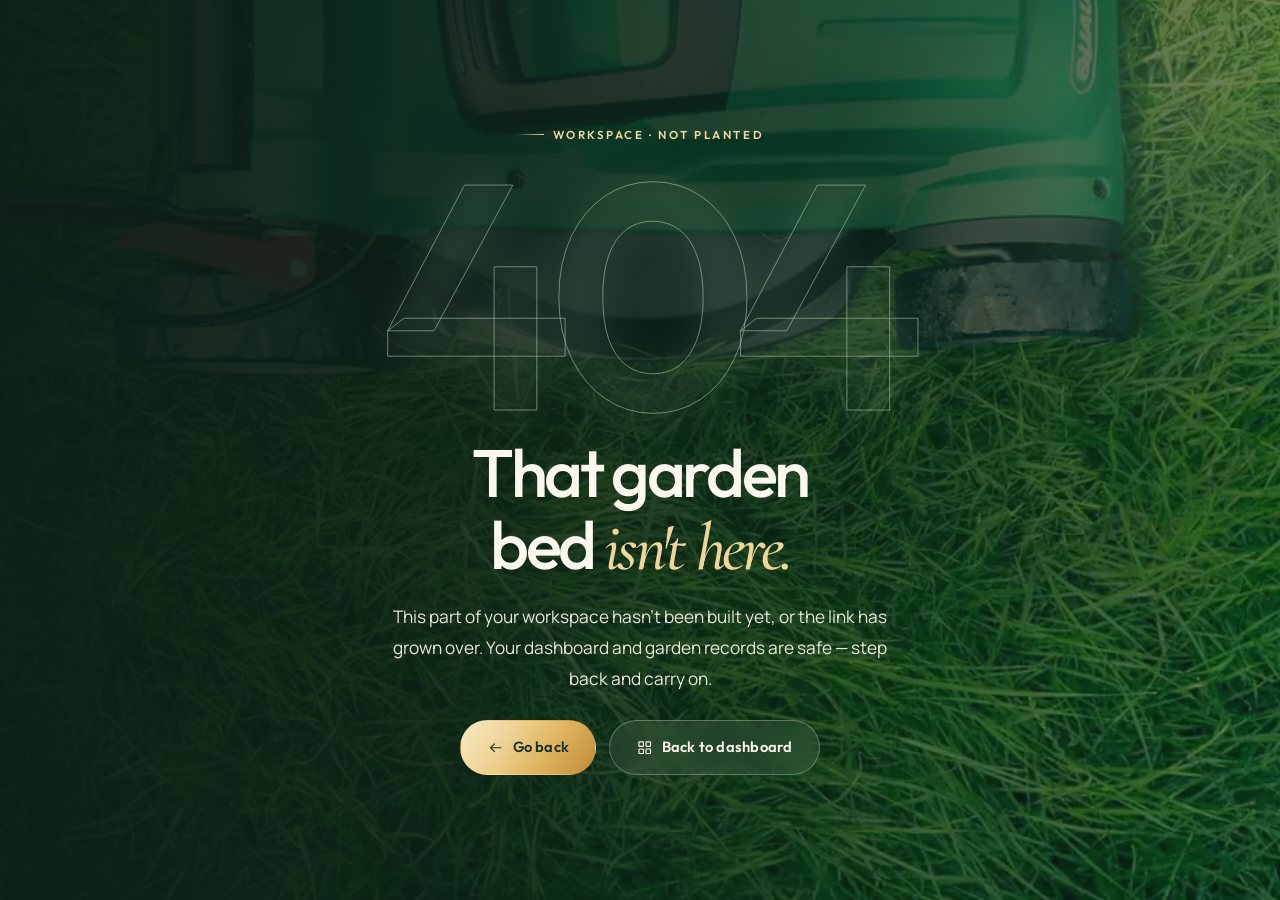
<file: 404dash.html>
<!DOCTYPE html>
<html lang="en">
<head>
  <meta charset="UTF-8">
  <meta name="viewport" content="width=device-width, initial-scale=1">
  <title>Workspace Page Not Found — Stackly Gardens</title>
  <meta name="description" content="This workspace path does not exist. Return to your Stackly garden dashboard.">
  <meta name="theme-color" content="#183326">
  <meta name="robots" content="noindex">
  <link rel="icon" type="image/webp" href="assets/img/logo.webp">
  <link rel="preconnect" href="https://fonts.googleapis.com">
  <link rel="preconnect" href="https://fonts.gstatic.com" crossorigin>
  <link href="https://fonts.googleapis.com/css2?family=Cormorant+Garamond:ital,wght@0,400;0,500;1,400;1,500&family=Manrope:wght@400;500;600;700&family=Outfit:wght@300;400;500;600;700&display=swap" rel="stylesheet">
  <link rel="stylesheet" href="assets/css/base.css">
  <link rel="stylesheet" href="assets/css/pages.css">
  <link rel="stylesheet" href="assets/css/hover.css">
</head>
<body data-page="404dash">
  <main class="error-page error-page--dash" id="main" data-error-page>
    <div class="error-bg-wrap" aria-hidden="true">
      <img class="error-bg" src="assets/img/garden-forest.webp" alt="" width="1400" height="1050" loading="eager" decoding="async">
      <div class="error-bg-overlay"></div>
      <div class="error-bg-glow error-bg-glow--sage"></div>
    </div>

    <div class="container error-container">
      <div class="error-shell">

        <div class="error-grid">
          <div class="error-content">
            <div class="error-kicker">
              <span class="eyebrow eyebrow--light">Workspace · not planted</span>
            </div>
            <div class="error-code" data-code="404" aria-hidden="true">404</div>
            <h1 class="error-title">That garden bed <em>isn't here.</em></h1>
            <p class="error-lead">This part of your workspace hasn't been built yet, or the link has grown over. Your dashboard and garden records are safe — step back and carry on.</p>

            <div class="button-row">
              <button class="button" type="button" data-go-back><svg class="icon" aria-hidden="true"><use href="#i-arrowLeft"></use></svg> Go back</button>
              <a class="button button--ghost" href="customer-dashboard.html#sec-overview" data-dashboard-return><svg class="icon" aria-hidden="true"><use href="#i-grid"></use></svg> Back to dashboard</a>
            </div>

            <nav class="error-nav" aria-label="Useful ways back" style="display:none">
              <span class="error-nav-label">Useful ways back</span>
              <div class="error-nav-links">
                <a href="login.html" data-dashboard-return><svg class="icon" aria-hidden="true"><use href="#i-grid"></use></svg> Dashboard</a>
                <a href="index.html"><svg class="icon" aria-hidden="true"><use href="#i-home"></use></svg> Public site</a>
              </div>
            </nav>
          </div>

          <div class="error-visual" aria-hidden="true">
            <div class="error-frame error-frame--tall">
              <img src="assets/img/greenhouse-plants.webp" alt="" width="900" height="1125" loading="lazy" decoding="async">
              <div class="error-frame-overlay"></div>
            </div>
            <svg class="error-ornament error-ornament--one" viewBox="0 0 120 120" fill="none" stroke="currentColor" stroke-width="1" aria-hidden="true">
              <path d="M60 118c0-42 0-84-36-108"/>
              <path d="M60 92c-24-2-36-20-38-44 22 2 36 18 38 44Z"/>
              <path d="M60 66c24-1 38-17 42-40-24 1-38 16-42 40Z"/>
            </svg>
            <svg class="error-ornament error-ornament--two" viewBox="0 0 80 100" fill="none" stroke="currentColor" stroke-width="1" aria-hidden="true">
              <path d="M40 98C40 64 38 34 18 8"/>
              <path d="M39 74C22 72 12 58 12 40c18 2 27 15 27 34Z"/>
              <path d="M40 56c17-2 27-15 27-33-17 2-26 15-27 33Z"/>
            </svg>
          </div>
        </div>
      </div>
    </div>
  </main>

  <script src="assets/js/site.js"></script>
</body>
</html>
</file>
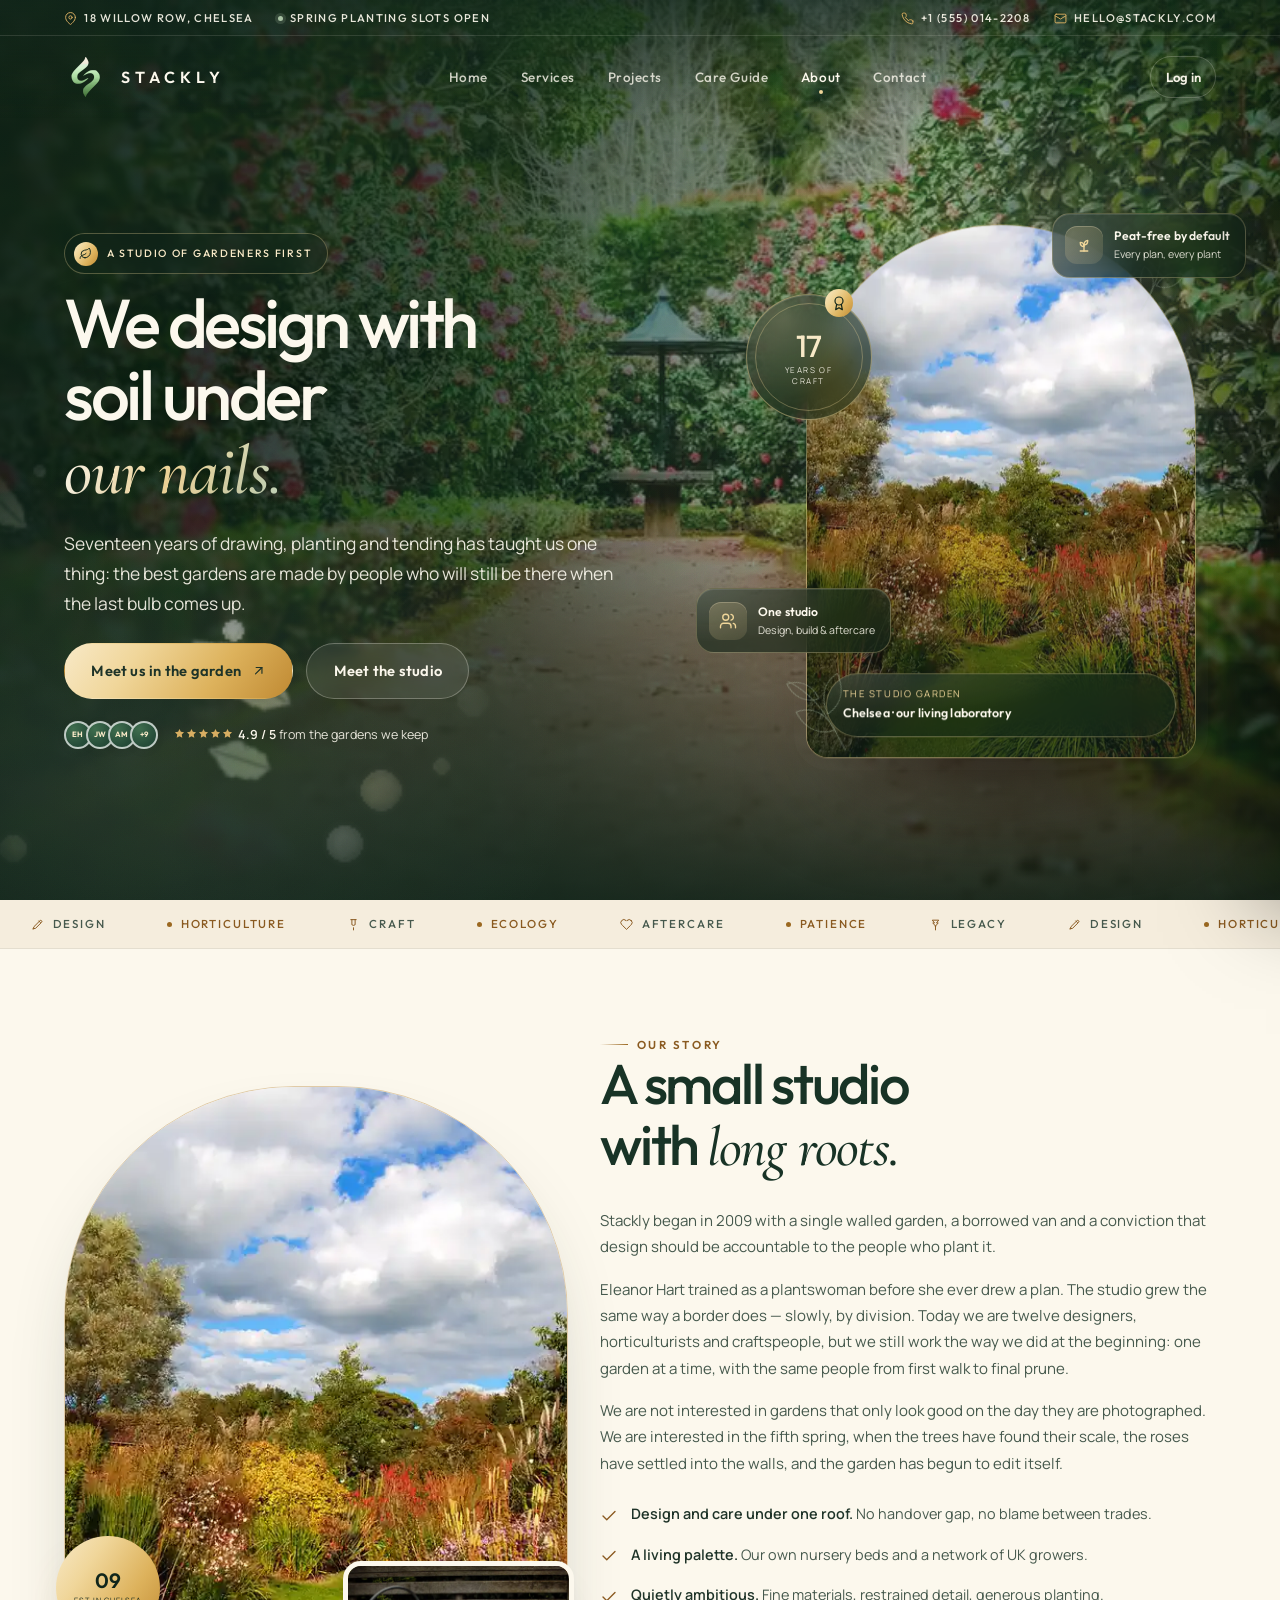
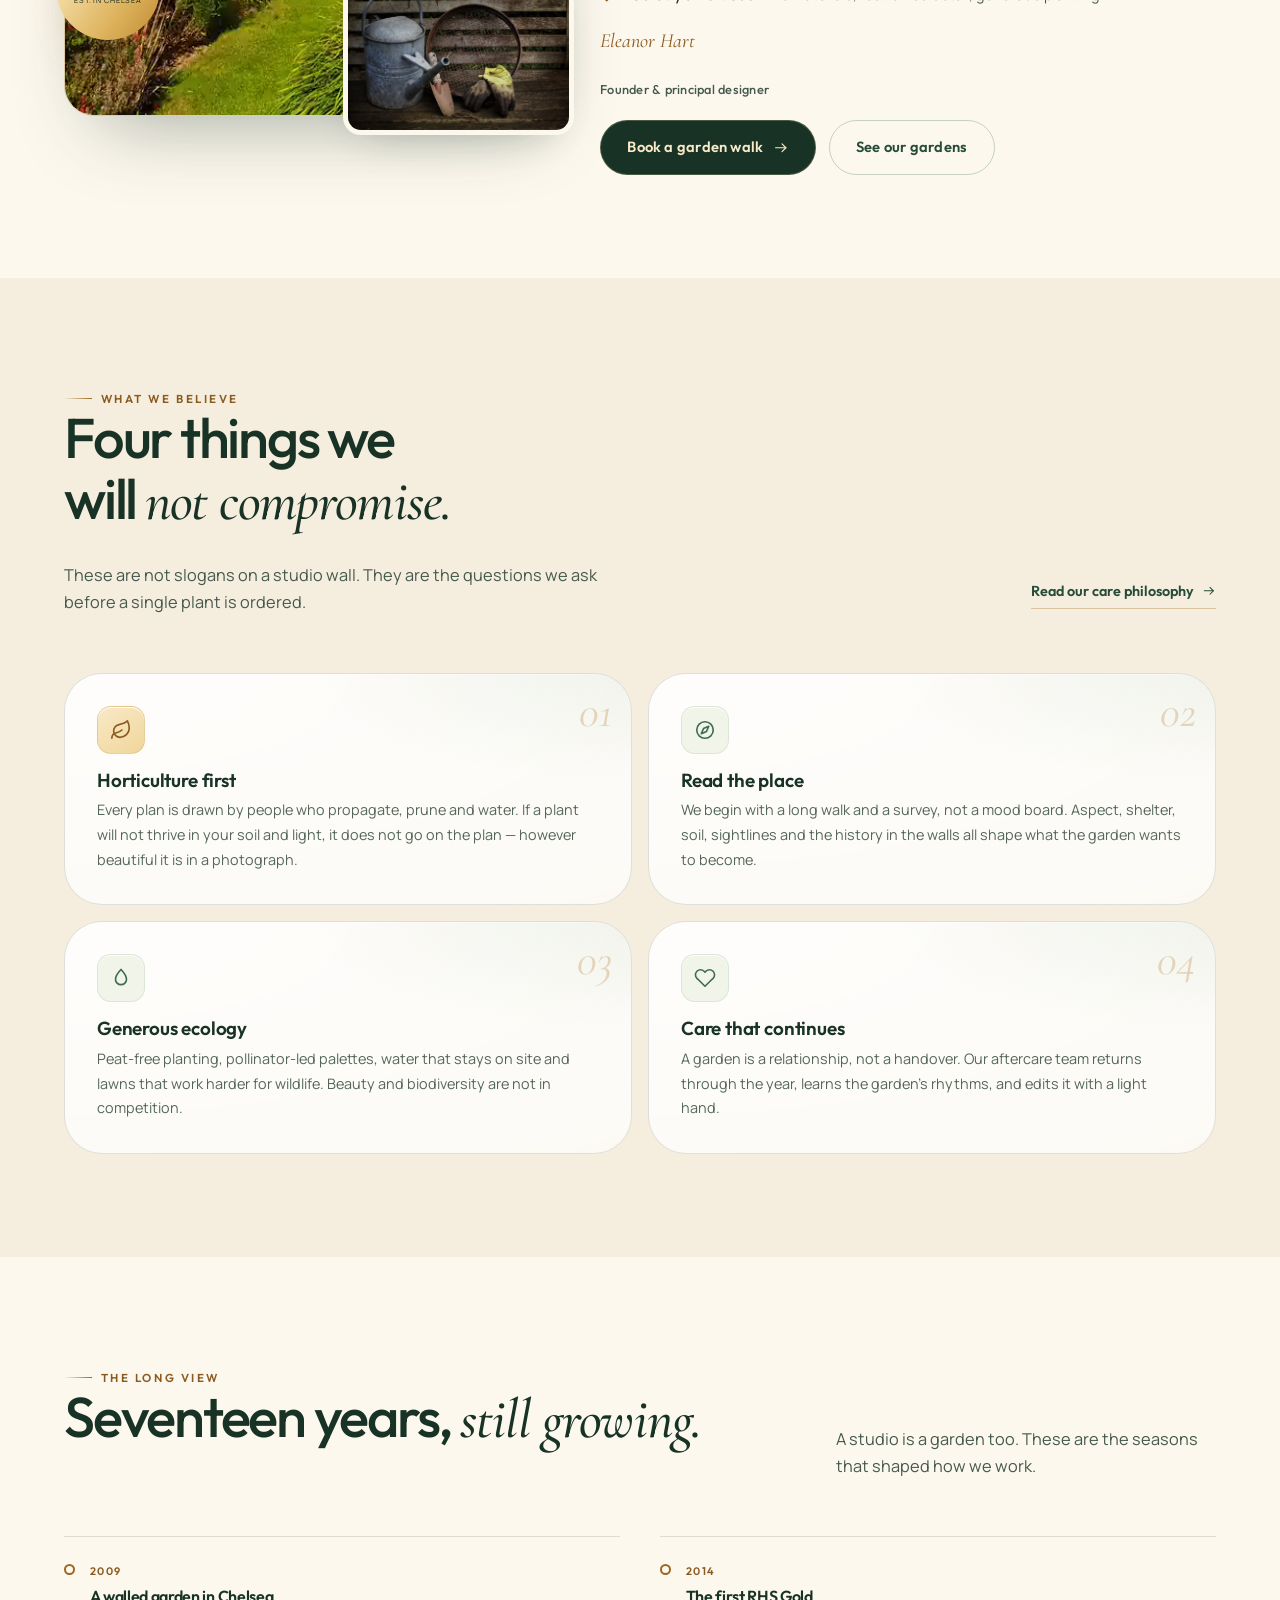
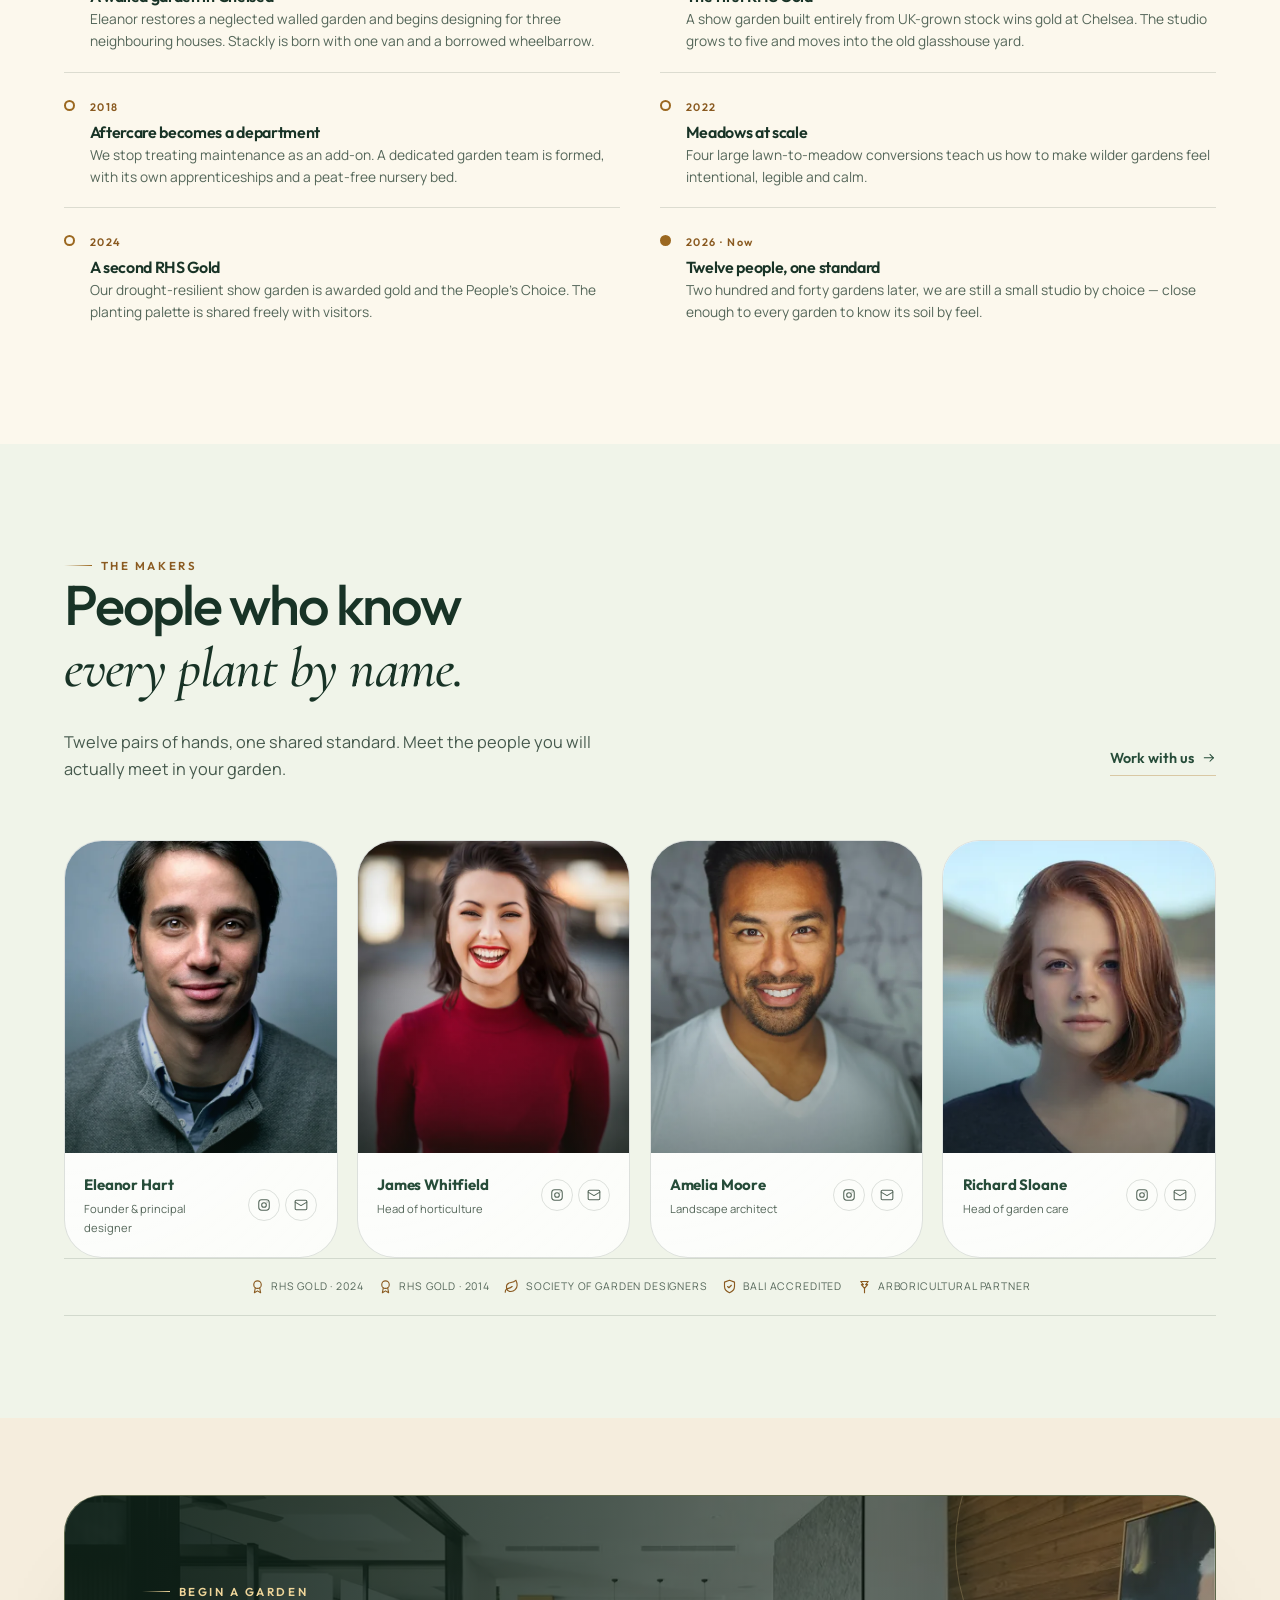
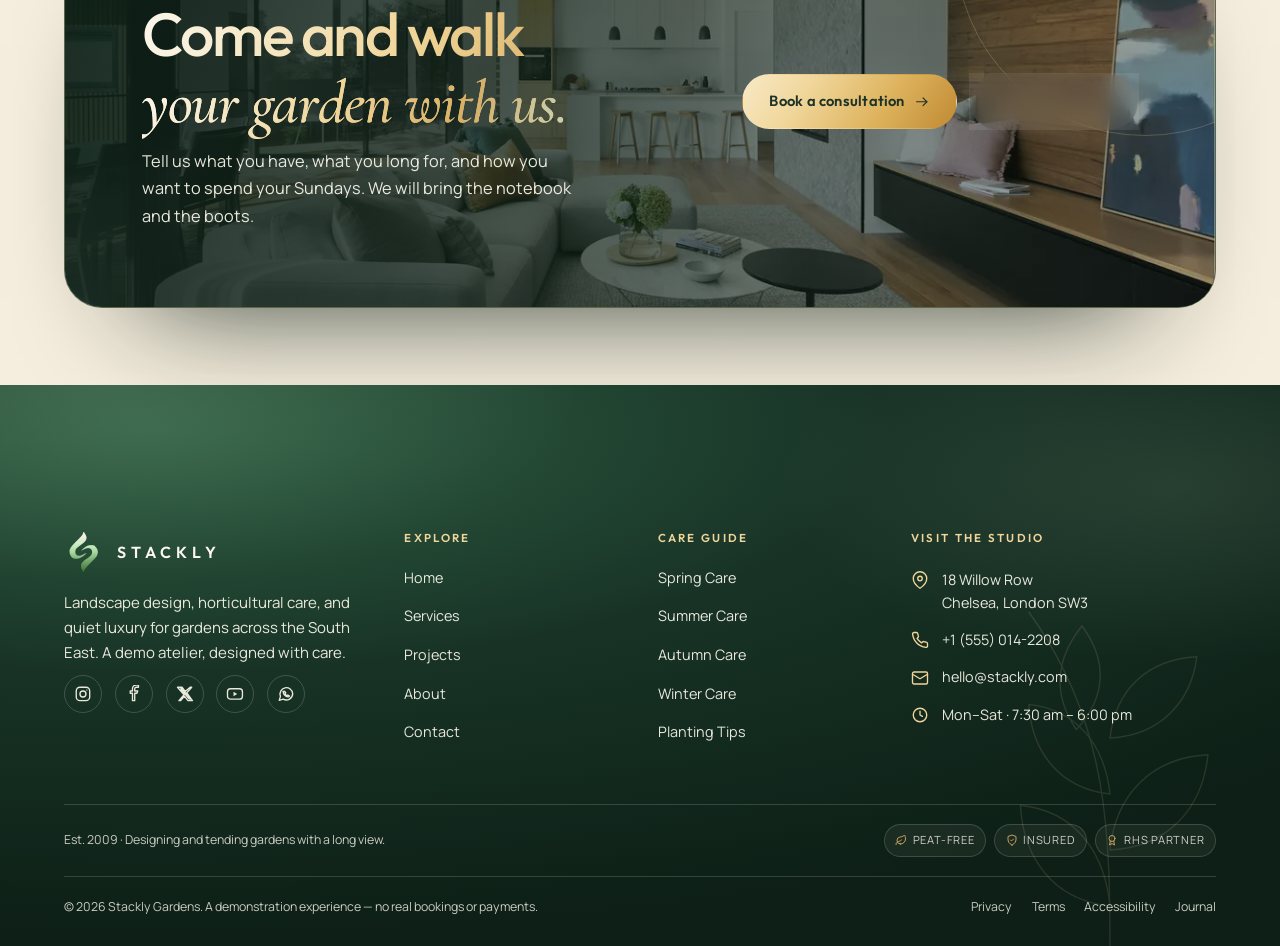
<file: about.html>
<!DOCTYPE html>
<html lang="en">
<head>
  <meta charset="UTF-8">
  <meta name="viewport" content="width=device-width, initial-scale=1">
  <title>Our Story — Stackly Gardens &amp; Landscaping</title>
  <meta name="description" content="Meet the designers, plantspeople and gardeners behind Stackly — a small landscape atelier working across London, the Home Counties and the Cotswolds since 2009.">
  <meta name="theme-color" content="#183326">
  <link rel="icon" type="image/webp" href="assets/img/logo.webp">
  <link rel="preconnect" href="https://fonts.googleapis.com">
  <link rel="preconnect" href="https://fonts.gstatic.com" crossorigin>
  <link href="https://fonts.googleapis.com/css2?family=Cormorant+Garamond:ital,wght@0,400;0,500;1,400;1,500&family=Manrope:wght@400;500;600;700&family=Outfit:wght@300;400;500;600;700&display=swap" rel="stylesheet">
  <link rel="stylesheet" href="assets/css/base.css">
  <link rel="stylesheet" href="assets/css/pages.css">
  <link rel="stylesheet" href="assets/css/hover.css">
</head>
<body data-page="about">
  <div data-site-header></div>

  <main id="main">
    <!-- ================= HERO ================= -->
    <section class="hero hero--sub hero--about" aria-labelledby="hero-title">
      <div class="hero-media">
        <img src="assets/img/hero-about.webp" alt="The Stackly studio garden in late afternoon light, with layered borders and mature trees" width="1728" height="1152" fetchpriority="high" decoding="async">
      </div>
      <div class="hero-veil" aria-hidden="true">
        <img src="assets/img/veil-light.webp" alt="" width="420" height="280" loading="lazy" decoding="async">
      </div>
      <div class="hero-veil hero-veil--left" aria-hidden="true">
        <img src="assets/img/botanical-drift.webp" alt="" width="256" height="256" loading="lazy" decoding="async">
      </div>
      <div class="hero-grain" aria-hidden="true"></div>

      <div class="container hero-inner">
        <div class="hero-copy">
          <span class="hero-badge"><i><svg class="icon" aria-hidden="true"><use href="#i-leaf"></use></svg></i> A studio of gardeners first</span>
          <h1 class="hero-title" id="hero-title">
            <span class="line"><span style="--i:0">We design with</span></span>
            <span class="line"><span style="--i:1">soil under</span></span>
            <span class="line"><span style="--i:2"><em>our nails.</em></span></span>
          </h1>
          <p class="hero-lede">Seventeen years of drawing, planting and tending has taught us one thing: the best gardens are made by people who will still be there when the last bulb comes up.</p>

          <div class="button-row">
            <a class="button" href="contact.html">Meet us in the garden <svg class="icon" aria-hidden="true"><use href="#i-arrowUpRight"></use></svg></a>
            <a class="button button--ghost" href="#team">Meet the studio</a>
          </div>

          <div class="hero-trust">
            <div class="hero-avatars" aria-hidden="true"><span>EH</span><span>JW</span><span>AM</span><span>+9</span></div>
            <p><span class="stars" aria-hidden="true"><svg class="icon icon--fill"><use href="#i-star"></use></svg><svg class="icon icon--fill"><use href="#i-star"></use></svg><svg class="icon icon--fill"><use href="#i-star"></use></svg><svg class="icon icon--fill"><use href="#i-star"></use></svg><svg class="icon icon--fill"><use href="#i-star"></use></svg></span><b>4.9 / 5</b> from the gardens we keep</p>
          </div>
        </div>

        <div class="hero-visual">
          <div class="hero-arch">
            <img src="assets/img/garden-heritage.webp" alt="A mature heritage garden with clipped topiary and a long stone path" width="1170" height="658" fetchpriority="high" decoding="async">
            <div class="hero-arch-note">
              <div><span>The studio garden</span><strong>Chelsea · our living laboratory</strong></div>
              <svg class="icon" aria-hidden="true"><use href="#i-compass"></use></svg>
            </div>
          </div>

          <div class="hero-medallion" aria-label="Seventeen years of garden craft">
            <b>17</b>
            <span>Years of craft</span>
            <i><svg class="icon" aria-hidden="true"><use href="#i-award"></use></svg></i>
          </div>

          <div class="hero-chip hero-chip--one">
            <i><svg class="icon" aria-hidden="true"><use href="#i-users"></use></svg></i>
            <div><strong>One studio</strong><span>Design, build &amp; aftercare</span></div>
          </div>

          <div class="hero-chip hero-chip--two">
            <i><svg class="icon" aria-hidden="true"><use href="#i-sprout"></use></svg></i>
            <div><strong>Peat-free by default</strong><span>Every plan, every plant</span></div>
          </div>

          <svg class="hero-leaf hero-leaf--one" viewBox="0 0 80 100" fill="none" stroke="currentColor" stroke-width="1" aria-hidden="true">
            <path d="M40 98C40 64 38 34 18 8"/><path d="M39 74C22 72 12 58 12 40c18 2 27 15 27 34Z"/><path d="M40 56c17-2 27-15 27-33-17 2-26 15-27 33Z"/><path d="M39 38C24 36 16 24 16 10c15 2 23 13 23 28Z"/>
          </svg>
          <svg class="hero-leaf hero-leaf--two" viewBox="0 0 80 100" fill="none" stroke="currentColor" stroke-width="1" aria-hidden="true">
            <path d="M40 98C40 64 38 34 18 8"/><path d="M39 74C22 72 12 58 12 40c18 2 27 15 27 34Z"/><path d="M40 56c17-2 27-15 27-33-17 2-26 15-27 33Z"/>
          </svg>
        </div>
      </div>

    </section>

    <!-- ================= MARQUEE ================= -->
    <div class="marquee" aria-hidden="true">
      <div class="marquee-track">
        <div class="marquee-set">
          <span class="marquee-item"><svg class="icon"><use href="#i-pen"></use></svg> Design</span>
          <span class="marquee-item is-gold">Horticulture</span>
          <span class="marquee-item"><svg class="icon"><use href="#i-shovel"></use></svg> Craft</span>
          <span class="marquee-item is-gold">Ecology</span>
          <span class="marquee-item"><svg class="icon"><use href="#i-heart"></use></svg> Aftercare</span>
          <span class="marquee-item is-gold">Patience</span>
          <span class="marquee-item"><svg class="icon"><use href="#i-tree"></use></svg> Legacy</span>
        </div>
        <div class="marquee-set">
          <span class="marquee-item"><svg class="icon"><use href="#i-pen"></use></svg> Design</span>
          <span class="marquee-item is-gold">Horticulture</span>
          <span class="marquee-item"><svg class="icon"><use href="#i-shovel"></use></svg> Craft</span>
          <span class="marquee-item is-gold">Ecology</span>
          <span class="marquee-item"><svg class="icon"><use href="#i-heart"></use></svg> Aftercare</span>
          <span class="marquee-item is-gold">Patience</span>
          <span class="marquee-item"><svg class="icon"><use href="#i-tree"></use></svg> Legacy</span>
        </div>
      </div>
    </div>

    <!-- ================= STORY ================= -->
    <section class="section" aria-labelledby="story-title">
      <div class="container">
        <div class="about-story">
          <div class="about-media reveal" data-reveal="scale">
            <div class="about-media-main">
              <img src="assets/img/garden-heritage.webp" alt="Eleanor walking the mature borders of the studio garden in Chelsea" width="1000" height="1250" loading="lazy" decoding="async">
            </div>
            <div class="about-media-small">
              <img src="assets/img/garden-tools2.webp" alt="Well-used hand tools resting on a potting bench" width="600" height="450" loading="lazy" decoding="async">
            </div>
            <div class="about-seal" aria-label="Established 2009">
              <b>09</b>
              <span>Est. in Chelsea</span>
            </div>
          </div>

          <div class="about-copy reveal" data-reveal="right">
            <span class="eyebrow">Our story</span>
            <h2 class="section-title" id="story-title">A small studio with <span class="serif-accent">long roots.</span></h2>
            <p class="lede">Stackly began in 2009 with a single walled garden, a borrowed van and a conviction that design should be accountable to the people who plant it.</p>
            <p>Eleanor Hart trained as a plantswoman before she ever drew a plan. The studio grew the same way a border does — slowly, by division. Today we are twelve designers, horticulturists and craftspeople, but we still work the way we did at the beginning: one garden at a time, with the same people from first walk to final prune.</p>
            <p>We are not interested in gardens that only look good on the day they are photographed. We are interested in the fifth spring, when the trees have found their scale, the roses have settled into the walls, and the garden has begun to edit itself.</p>
            <ul class="split-list">
              <li><svg class="icon" aria-hidden="true"><use href="#i-check"></use></svg><span><b>Design and care under one roof.</b> No handover gap, no blame between trades.</span></li>
              <li><svg class="icon" aria-hidden="true"><use href="#i-check"></use></svg><span><b>A living palette.</b> Our own nursery beds and a network of UK growers.</span></li>
              <li><svg class="icon" aria-hidden="true"><use href="#i-check"></use></svg><span><b>Quietly ambitious.</b> Fine materials, restrained detail, generous planting.</span></li>
            </ul>
            <p class="signature">Eleanor Hart</p>
            <span class="form-label" style="font-weight:500;letter-spacing:.02em">Founder &amp; principal designer</span>
            <div class="button-row" style="margin-top:1.1rem">
              <a class="button button--dark" href="contact.html">Book a garden walk <svg class="icon" aria-hidden="true"><use href="#i-arrowRight"></use></svg></a>
              <a class="button button--outline" href="projects.html">See our gardens</a>
            </div>
          </div>
        </div>
      </div>
    </section>

    <!-- ================= VALUES ================= -->
    <section class="section section--cream" aria-labelledby="values-title">
      <div class="container">
        <div class="section-head section-head--split">
          <div>
            <span class="eyebrow">What we believe</span>
            <h2 class="section-title" id="values-title">Four things we will <span class="serif-accent">not compromise.</span></h2>
            <p style="margin-top:.7rem">These are not slogans on a studio wall. They are the questions we ask before a single plant is ordered.</p>
          </div>
          <a class="text-link" href="care-guide.html">Read our care philosophy <svg class="icon icon--sm" aria-hidden="true"><use href="#i-arrowRight"></use></svg></a>
        </div>

        <div class="value-grid stagger">
          <article class="value-card">
            <span class="value-num" aria-hidden="true">01</span>
            <span class="icon-badge icon-badge--gold"><svg class="icon" aria-hidden="true"><use href="#i-leaf"></use></svg></span>
            <h3>Horticulture first</h3>
            <p>Every plan is drawn by people who propagate, prune and water. If a plant will not thrive in your soil and light, it does not go on the plan — however beautiful it is in a photograph.</p>
          </article>
          <article class="value-card">
            <span class="value-num" aria-hidden="true">02</span>
            <span class="icon-badge"><svg class="icon" aria-hidden="true"><use href="#i-compass"></use></svg></span>
            <h3>Read the place</h3>
            <p>We begin with a long walk and a survey, not a mood board. Aspect, shelter, soil, sightlines and the history in the walls all shape what the garden wants to become.</p>
          </article>
          <article class="value-card">
            <span class="value-num" aria-hidden="true">03</span>
            <span class="icon-badge"><svg class="icon" aria-hidden="true"><use href="#i-droplet"></use></svg></span>
            <h3>Generous ecology</h3>
            <p>Peat-free planting, pollinator-led palettes, water that stays on site and lawns that work harder for wildlife. Beauty and biodiversity are not in competition.</p>
          </article>
          <article class="value-card">
            <span class="value-num" aria-hidden="true">04</span>
            <span class="icon-badge"><svg class="icon" aria-hidden="true"><use href="#i-heart"></use></svg></span>
            <h3>Care that continues</h3>
            <p>A garden is a relationship, not a handover. Our aftercare team returns through the year, learns the garden's rhythms, and edits it with a light hand.</p>
          </article>
        </div>
      </div>
    </section>

    <!-- ================= TIMELINE ================= -->
    <section class="section" aria-labelledby="timeline-title">
      <div class="container">
        <div class="section-head section-head--split">
          <div>
            <span class="eyebrow">The long view</span>
            <h2 class="section-title" id="timeline-title">Seventeen years, <span class="serif-accent">still growing.</span></h2>
          </div>
          <p style="max-width:38ch">A studio is a garden too. These are the seasons that shaped how we work.</p>
        </div>

        <div class="timeline">
          <div class="timeline-item reveal">
            <span class="timeline-year">2009</span>
            <h3>A walled garden in Chelsea</h3>
            <p>Eleanor restores a neglected walled garden and begins designing for three neighbouring houses. Stackly is born with one van and a borrowed wheelbarrow.</p>
          </div>
          <div class="timeline-item reveal">
            <span class="timeline-year">2014</span>
            <h3>The first RHS Gold</h3>
            <p>A show garden built entirely from UK-grown stock wins gold at Chelsea. The studio grows to five and moves into the old glasshouse yard.</p>
          </div>
          <div class="timeline-item reveal">
            <span class="timeline-year">2018</span>
            <h3>Aftercare becomes a department</h3>
            <p>We stop treating maintenance as an add-on. A dedicated garden team is formed, with its own apprenticeships and a peat-free nursery bed.</p>
          </div>
          <div class="timeline-item reveal">
            <span class="timeline-year">2022</span>
            <h3>Meadows at scale</h3>
            <p>Four large lawn-to-meadow conversions teach us how to make wilder gardens feel intentional, legible and calm.</p>
          </div>
          <div class="timeline-item reveal">
            <span class="timeline-year">2024</span>
            <h3>A second RHS Gold</h3>
            <p>Our drought-resilient show garden is awarded gold and the People's Choice. The planting palette is shared freely with visitors.</p>
          </div>
          <div class="timeline-item is-now reveal">
            <span class="timeline-year">2026 · Now</span>
            <h3>Twelve people, one standard</h3>
            <p>Two hundred and forty gardens later, we are still a small studio by choice — close enough to every garden to know its soil by feel.</p>
          </div>
        </div>
      </div>
    </section>

    <!-- ================= TEAM ================= -->
    <section class="section section--sage" id="team" aria-labelledby="team-title">
      <div class="container">
        <div class="section-head section-head--split">
          <div>
            <span class="eyebrow">The makers</span>
            <h2 class="section-title" id="team-title">People who know <span class="serif-accent">every plant by name.</span></h2>
            <p style="margin-top:.7rem">Twelve pairs of hands, one shared standard. Meet the people you will actually meet in your garden.</p>
          </div>
          <a class="text-link" href="contact.html">Work with us <svg class="icon icon--sm" aria-hidden="true"><use href="#i-arrowRight"></use></svg></a>
        </div>

        <div class="team-grid stagger">
          <article class="team-card">
            <div class="team-media">
              <img src="assets/img/team-1.webp" alt="Eleanor Hart, founder and principal designer" width="600" height="660" loading="lazy" decoding="async">
            </div>
            <div class="team-body">
              <div><strong>Eleanor Hart</strong><span>Founder &amp; principal designer</span></div>
              <div class="team-social">
                <a href="404.html" aria-label="Eleanor Hart on Instagram"><svg class="icon" aria-hidden="true"><use href="#i-instagram"></use></svg></a>
                <a href="404.html" aria-label="Email Eleanor Hart"><svg class="icon" aria-hidden="true"><use href="#i-mail"></use></svg></a>
              </div>
            </div>
          </article>
          <article class="team-card">
            <div class="team-media">
              <img src="assets/img/team-2.webp" alt="James Whitfield, head of horticulture" width="600" height="660" loading="lazy" decoding="async">
            </div>
            <div class="team-body">
              <div><strong>James Whitfield</strong><span>Head of horticulture</span></div>
              <div class="team-social">
                <a href="404.html" aria-label="James Whitfield on Instagram"><svg class="icon" aria-hidden="true"><use href="#i-instagram"></use></svg></a>
                <a href="404.html" aria-label="Email James Whitfield"><svg class="icon" aria-hidden="true"><use href="#i-mail"></use></svg></a>
              </div>
            </div>
          </article>
          <article class="team-card">
            <div class="team-media">
              <img src="assets/img/team-3.webp" alt="Amelia Moore, landscape architect" width="600" height="660" loading="lazy" decoding="async">
            </div>
            <div class="team-body">
              <div><strong>Amelia Moore</strong><span>Landscape architect</span></div>
              <div class="team-social">
                <a href="404.html" aria-label="Amelia Moore on Instagram"><svg class="icon" aria-hidden="true"><use href="#i-instagram"></use></svg></a>
                <a href="404.html" aria-label="Email Amelia Moore"><svg class="icon" aria-hidden="true"><use href="#i-mail"></use></svg></a>
              </div>
            </div>
          </article>
          <article class="team-card">
            <div class="team-media">
              <img src="assets/img/team-4.webp" alt="Richard Sloane, head of garden care" width="600" height="660" loading="lazy" decoding="async">
            </div>
            <div class="team-body">
              <div><strong>Richard Sloane</strong><span>Head of garden care</span></div>
              <div class="team-social">
                <a href="404.html" aria-label="Richard Sloane on Instagram"><svg class="icon" aria-hidden="true"><use href="#i-instagram"></use></svg></a>
                <a href="404.html" aria-label="Email Richard Sloane"><svg class="icon" aria-hidden="true"><use href="#i-mail"></use></svg></a>
              </div>
            </div>
          </article>
        </div>

        <div class="awards-strip" aria-label="Awards and accreditations">
          <span class="award-item"><svg class="icon" aria-hidden="true"><use href="#i-award"></use></svg> RHS Gold · 2024</span>
          <span class="award-item"><svg class="icon" aria-hidden="true"><use href="#i-award"></use></svg> RHS Gold · 2014</span>
          <span class="award-item"><svg class="icon" aria-hidden="true"><use href="#i-leaf"></use></svg> Society of Garden Designers</span>
          <span class="award-item"><svg class="icon" aria-hidden="true"><use href="#i-shield"></use></svg> BALI accredited</span>
          <span class="award-item"><svg class="icon" aria-hidden="true"><use href="#i-tree"></use></svg> Arboricultural partner</span>
        </div>
      </div>
    </section>

    <!-- ================= BEGIN A GARDEN ================= -->
    <section class="section section--cream section--tight" aria-labelledby="begin-garden-title">
      <div class="container">
        <div class="cta-band reveal" data-reveal="scale">
          <img src="assets/img/home-exterior.webp" alt="" width="1200" height="800" loading="lazy" decoding="async" aria-hidden="true">
          <div class="cta-inner">
            <div>
              <span class="eyebrow eyebrow--light">Begin a garden</span>
              <h2 id="begin-garden-title">Come and walk <span class="serif-accent" style="background: linear-gradient(110deg, #FBF7EC 0%, #F0D69A 45%, #D8AE62 75%, #C3D5BC 100%); -webkit-background-clip: text; background-clip: text; color: transparent; -webkit-text-fill-color: transparent;">your garden with us.</span></h2>
              <p>Tell us what you have, what you long for, and how you want to spend your Sundays. We will bring the notebook and the boots.</p>
            </div>
            <div class="button-row">
              <a class="button" href="contact.html">Book a consultation <svg class="icon" aria-hidden="true"><use href="#i-arrowRight"></use></svg></a>
              <a class="button button--ghost" href="services.html">Explore services</a>
            </div>
          </div>
        </div>
      </div>
    </section>
  </main>

  <div data-site-footer></div>
  <script src="assets/js/site.js"></script>
</body>
</html>
</file>
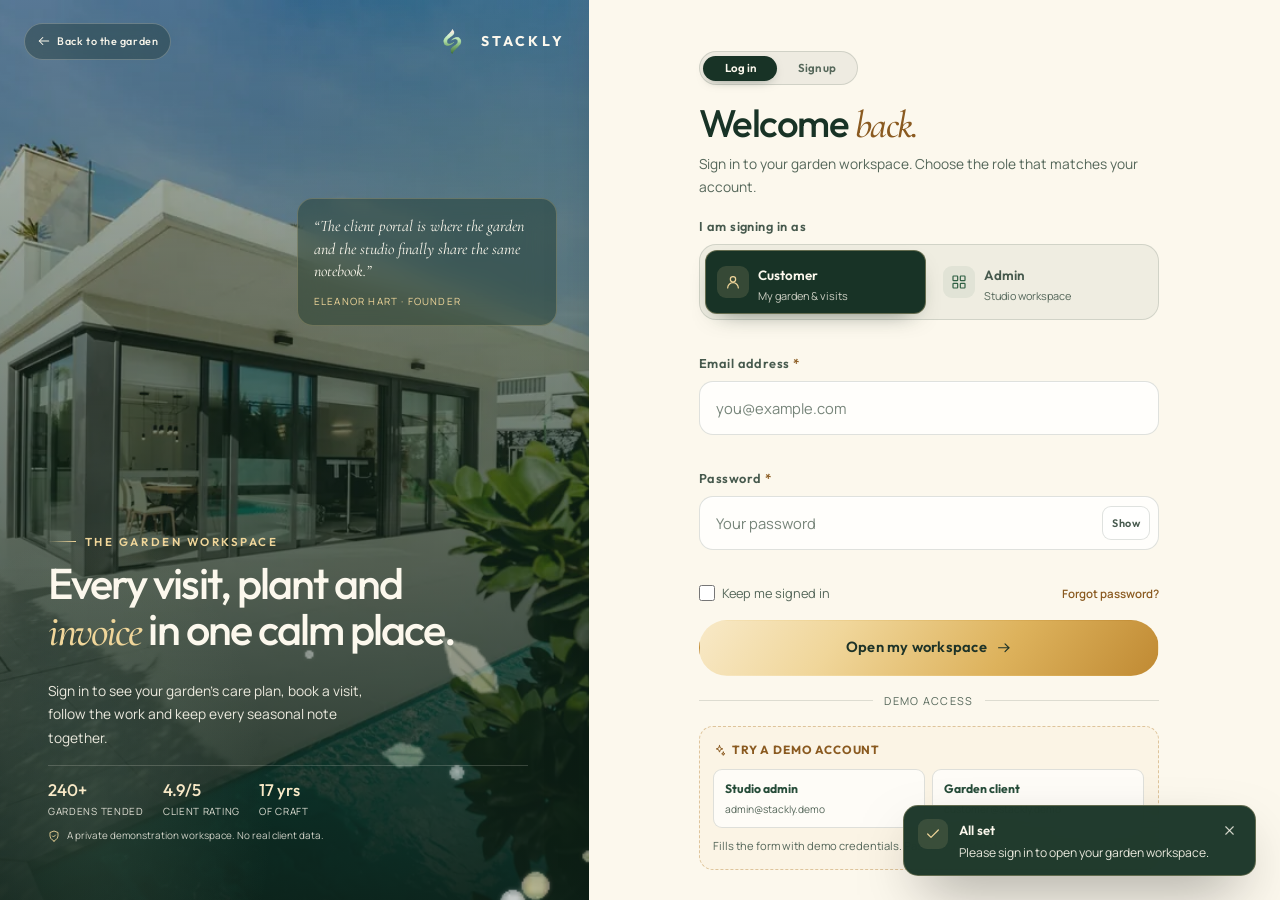
<file: admin-dashboard.html>
<!DOCTYPE html>
<html lang="en">
<head>
  <meta charset="UTF-8">
  <meta name="viewport" content="width=device-width, initial-scale=1">
  <title>Studio Workspace — Stackly Gardens &amp; Landscaping</title>
  <meta name="description" content="Stackly studio administration: jobs, projects, schedule, clients, services, reports and settings.">
  <meta name="theme-color" content="#183326">
  <meta name="robots" content="noindex">
  <link rel="icon" type="image/webp" href="assets/img/logo.webp">
  <link rel="preconnect" href="https://fonts.googleapis.com">
  <link rel="preconnect" href="https://fonts.gstatic.com" crossorigin>
  <link href="https://fonts.googleapis.com/css2?family=Cormorant+Garamond:ital,wght@0,400;0,500;1,400;1,500&family=Manrope:wght@400;500;600;700&family=Outfit:wght@300;400;500;600;700&display=swap" rel="stylesheet">
  <link rel="stylesheet" href="assets/css/base.css">
  <link rel="stylesheet" href="assets/css/pages.css">
  <link rel="stylesheet" href="assets/css/dashboard.css">
  <link rel="stylesheet" href="assets/css/hover.css">
</head>
<body class="dash-body" data-page="admin">
  <div class="dash" data-dashboard>
    <!-- ================= SIDEBAR ================= -->
    <aside class="dash-side" aria-label="Workspace navigation">
      <div class="dash-brand-row">
        <a class="dash-brand" href="admin-dashboard.html">
          <span class="dash-brand-mark"><img src="assets/img/logo.webp" alt="Stackly" width="40" height="40"></span>
          <span class="dash-brand-text"><b>STACKLY</b></span>
        </a>
        <button class="dash-side-close" type="button" data-sidebar-close aria-label="Close navigation">
          <svg class="icon" aria-hidden="true"><use href="#i-close"></use></svg>
        </button>
      </div>

      <nav class="dash-nav" data-dash-nav aria-label="Workspace sections"></nav>

      <div class="dash-side-foot">
        <div class="dash-pro-card">
          <span class="eyebrow eyebrow--light">Studio note</span>
          <strong>Spring planting week</strong>
          <p>Four gardens break ground from Monday. Confirm plant deliveries and the irrigation commissioning slot.</p>
          <button class="button" type="button" data-dash-goto="sec-schedule">Open the schedule</button>
        </div>
        <div class="dash-user-card">
          <span class="avatar" data-user-initials>EH</span>
          <div style="min-width:0"><b data-user-name>Eleanor Hart</b><span data-role-name>Administrator</span><span data-user-email>admin@stackly.demo</span></div>
          <button class="dash-signout" type="button" data-logout aria-label="Sign out">
            <svg class="icon" aria-hidden="true"><use href="#i-logOut"></use></svg>
          </button>
        </div>
      </div>
    </aside>

    <div class="dash-overlay" data-sidebar-overlay></div>

    <!-- ================= MAIN ================= -->
    <div class="dash-main">
      <header class="dash-top">
        <button class="dash-menu-btn" type="button" data-sidebar-toggle aria-label="Open navigation" aria-expanded="false">
          <svg class="icon" aria-hidden="true"><use href="#i-menu"></use></svg>
        </button>
        <div class="dash-crumb">
          <span>Workspace <svg class="icon" aria-hidden="true"><use href="#i-chevronRight"></use></svg></span>
          <b data-crumb-title>Overview</b>
        </div>
        <div class="dash-top-actions">
          <button class="dash-icon-btn" type="button" data-dash-404 aria-label="Search the workspace">
            <svg class="icon" aria-hidden="true"><use href="#i-search"></use></svg>
          </button>
          <button class="dash-icon-btn" type="button" data-dash-404 aria-label="Notifications">
            <svg class="icon" aria-hidden="true"><use href="#i-bell"></use></svg><span class="dot" aria-hidden="true"></span>
          </button>
        </div>
      </header>

      <main class="dash-content">
        <!-- ================= OVERVIEW ================= -->
        <section class="dash-section is-active" id="sec-overview" aria-labelledby="overview-title">
          <div class="dash-page-head">
            <div>
              <span class="eyebrow">Studio overview</span>
              <h1 id="overview-title"><span data-greeting>Good morning</span>, <em>Eleanor.</em></h1>
              <p>Five gardens are in active care this week. The Willow House planting review is at 08:30, and two new enquiries are waiting for a first call.</p>
            </div>
            <div class="dash-head-actions">
              <button class="button button--dark" type="button" data-dash-404>New job <svg class="icon" aria-hidden="true"><use href="#i-plus"></use></svg></button>
              <button class="button button--outline" type="button" data-dash-404>Export week</button>
            </div>
          </div>

          <div class="kpi-grid">
            <article class="kpi">
              <div class="kpi-top">
                <span class="kpi-ico kpi-ico--gold"><svg class="icon" aria-hidden="true"><use href="#i-sprout"></use></svg></span>
                <span class="kpi-trend"><svg class="icon" aria-hidden="true"><use href="#i-trendingUp"></use></svg> 12%</span>
              </div>
              <strong><span data-count="18">0</span></strong>
              <span>Active jobs this week</span>
              <div class="kpi-foot"><b>5</b> due today</div>
            </article>
            <article class="kpi">
              <div class="kpi-top">
                <span class="kpi-ico kpi-ico--info"><svg class="icon" aria-hidden="true"><use href="#i-layers"></use></svg></span>
                <span class="kpi-trend"><svg class="icon" aria-hidden="true"><use href="#i-trendingUp"></use></svg> 3 new</span>
              </div>
              <strong><span data-count="7">0</span></strong>
              <span>Live design projects</span>
              <div class="kpi-foot"><b>2</b> at concept stage</div>
            </article>
            <article class="kpi">
              <div class="kpi-top">
                <span class="kpi-ico"><svg class="icon" aria-hidden="true"><use href="#i-calendar"></use></svg></span>
                <span class="kpi-trend"><svg class="icon" aria-hidden="true"><use href="#i-trendingUp"></use></svg> 94%</span>
              </div>
              <strong><span data-count="24">0</span></strong>
              <span>Visits scheduled</span>
              <div class="kpi-foot"><b>6</b> team members out</div>
            </article>
            <article class="kpi">
              <div class="kpi-top">
                <span class="kpi-ico kpi-ico--copper"><svg class="icon" aria-hidden="true"><use href="#i-wallet"></use></svg></span>
                <span class="kpi-trend is-down"><svg class="icon" aria-hidden="true"><use href="#i-clock"></use></svg> 2 late</span>
              </div>
              <strong>£<span data-count="48">0</span>k</strong>
              <span>Invoiced this month</span>
              <div class="kpi-foot"><b>£12.4k</b> awaiting payment</div>
            </article>
          </div>

          <div class="dash-grid dash-grid--sidebar">
            <section class="panel" aria-labelledby="overview-chart-title">
              <div class="panel-head">
                <div>
                  <h2 id="overview-chart-title">Garden hours delivered</h2>
                  <p>Billable care and build hours, last seven days</p>
                </div>
                <div class="panel-actions">
                  <button class="dash-icon-btn" type="button" data-dash-404 aria-label="Chart options"><svg class="icon" aria-hidden="true"><use href="#i-more"></use></svg></button>
                </div>
              </div>
              <div class="chart" role="img" aria-label="Garden hours delivered over the last seven days, peaking on Thursday">
                <div class="chart-col"><span class="chart-bar" data-value="52"></span><span class="chart-label">Mon</span></div>
                <div class="chart-col"><span class="chart-bar" data-value="66"></span><span class="chart-label">Tue</span></div>
                <div class="chart-col"><span class="chart-bar" data-value="58"></span><span class="chart-label">Wed</span></div>
                <div class="chart-col"><span class="chart-bar" data-value="88"></span><span class="chart-label">Thu</span></div>
                <div class="chart-col"><span class="chart-bar" data-value="74"></span><span class="chart-label">Fri</span></div>
                <div class="chart-col"><span class="chart-bar" data-value="36"></span><span class="chart-label">Sat</span></div>
                <div class="chart-col"><span class="chart-bar" data-value="14"></span><span class="chart-label">Sun</span></div>
              </div>
              <div class="chart-legend">
                <span><i></i> Care visits</span>
                <span><i class="is-sage"></i> Build &amp; planting</span>
              </div>
            </section>

            <section class="panel" aria-labelledby="today-title">
              <div class="panel-head">
                <div><h3 id="today-title">Today</h3><p>Thursday · 12 March</p></div>
                <span class="badge badge--gold">3 visits</span>
              </div>
              <div class="appt-list">
                <div class="appt">
                  <div class="appt-date"><b>08</b><span>30 am</span></div>
                  <div class="appt-copy"><b>The Willow House</b><span><svg class="icon" aria-hidden="true"><use href="#i-clock"></use></svg> Planting review · EH</span></div>
                  <span class="badge badge--gold">Now</span>
                </div>
                <div class="appt">
                  <div class="appt-date"><b>11</b><span>00 am</span></div>
                  <div class="appt-copy"><b>Hidcote Courtyard</b><span><svg class="icon" aria-hidden="true"><use href="#i-clock"></use></svg> Border edit · RS</span></div>
                  <span class="badge">Next</span>
                </div>
                <div class="appt">
                  <div class="appt-date"><b>14</b><span>00 pm</span></div>
                  <div class="appt-copy"><b>Meadow House</b><span><svg class="icon" aria-hidden="true"><use href="#i-clock"></use></svg> Meadow cut · JW</span></div>
                  <span class="badge badge--muted">Confirmed</span>
                </div>
                <div class="appt">
                  <div class="appt-date"><b>16</b><span>30 pm</span></div>
                  <div class="appt-copy"><b>New enquiry · Surrey</b><span><svg class="icon" aria-hidden="true"><use href="#i-phone"></use></svg> First call · EH</span></div>
                  <span class="badge badge--info">Call</span>
                </div>
              </div>
              <div class="dash-note" style="margin-top:.8rem">
                <svg class="icon" aria-hidden="true"><use href="#i-info"></use></svg>
                <span>Allow 20 extra minutes for the Willow House review — the plant delivery is due on site.</span>
              </div>
            </section>
          </div>

          <div class="dash-grid dash-grid--2">
            <section class="panel" aria-labelledby="week-jobs-title">
              <div class="panel-head">
                <div><h3 id="week-jobs-title">This week's jobs</h3><p>Five of eighteen shown</p></div>
                <button class="text-link" type="button" data-dash-goto="sec-jobs">All jobs <svg class="icon" aria-hidden="true"><use href="#i-arrowRight"></use></svg></button>
              </div>
              <div class="table-wrap" tabindex="0" role="region" aria-label="This week's jobs table">
                <table class="dash-table">
                  <thead><tr><th scope="col">Garden</th><th scope="col">Status</th><th scope="col">Due</th></tr></thead>
                  <tbody>
                    <tr><td><div class="cell-main"><img src="assets/img/garden-estate.webp" alt="" width="34" height="34" loading="lazy"><div><b>Willow House</b><span>Planting review</span></div></div></td><td><span class="badge badge--gold">In progress</span></td><td class="num">Today</td></tr>
                    <tr><td><div class="cell-main"><img src="assets/img/garden-hidcote.webp" alt="" width="34" height="34" loading="lazy"><div><b>Hidcote Courtyard</b><span>Border edit</span></div></div></td><td><span class="badge">Scheduled</span></td><td class="num">Today</td></tr>
                    <tr><td><div class="cell-main"><img src="assets/img/garden-meadow.webp" alt="" width="34" height="34" loading="lazy"><div><b>Meadow House</b><span>Spring meadow cut</span></div></div></td><td><span class="badge">Scheduled</span></td><td class="num">Fri</td></tr>
                    <tr><td><div class="cell-main"><img src="assets/img/garden-greenhouse.webp" alt="" width="34" height="34" loading="lazy"><div><b>Glasshouse Garden</b><span>Irrigation check</span></div></div></td><td><span class="badge badge--copper">Awaiting part</span></td><td class="num">Fri</td></tr>
                    <tr><td><div class="cell-main"><img src="assets/img/flower-garden.webp" alt="" width="34" height="34" loading="lazy"><div><b>The Long Border</b><span>Stake &amp; tie perennials</span></div></div></td><td><span class="badge badge--muted">Done</span></td><td class="num">Wed</td></tr>
                  </tbody>
                </table>
              </div>
            </section>

            <section class="panel" aria-labelledby="activity-title">
              <div class="panel-head">
                <div><h3 id="activity-title">Studio activity</h3><p>Latest notes from the garden team</p></div>
              </div>
              <div class="activity">
                <div class="activity-item"><i><svg class="icon" aria-hidden="true"><use href="#i-checkCircle"></use></svg></i><div class="activity-copy"><b>Amelia marked the Hidcote survey complete</b><span>24 minutes ago · Design</span></div></div>
                <div class="activity-item"><i><svg class="icon" aria-hidden="true"><use href="#i-camera"></use></svg></i><div class="activity-copy"><b>James added 6 photos to Meadow House</b><span>1 hour ago · Garden care</span></div></div>
                <div class="activity-item"><i><svg class="icon" aria-hidden="true"><use href="#i-truck"></use></svg></i><div class="activity-copy"><b>Plant delivery confirmed for Willow House</b><span>2 hours ago · Procurement</span></div></div>
                <div class="activity-item"><i><svg class="icon" aria-hidden="true"><use href="#i-mail"></use></svg></i><div class="activity-copy"><b>Two new enquiries from Surrey and Kent</b><span>This morning · Studio</span></div></div>
                <div class="activity-item"><i><svg class="icon" aria-hidden="true"><use href="#i-wallet"></use></svg></i><div class="activity-copy"><b>Invoice #4821 paid by the Sloane garden</b><span>Yesterday · Accounts</span></div></div>
              </div>
            </section>
          </div>

          <div class="dash-note" style="margin-top:1rem">
            <svg class="icon" aria-hidden="true"><use href="#i-shield"></use></svg>
            <span>This is a demonstration workspace. All gardens, clients and figures are fictional, and no data leaves your browser.</span>
          </div>
        </section>

        <!-- ================= JOBS ================= -->
        <section class="dash-section" id="sec-jobs" aria-labelledby="jobs-title">
          <div class="dash-page-head">
            <div>
              <span class="eyebrow">Garden operations</span>
              <h1 id="jobs-title">Jobs &amp; <em>tasks.</em></h1>
              <p>Every visit, build task and follow-up in one list. Filter by status or search for a garden, client or job type.</p>
            </div>
            <div class="dash-head-actions">
              <button class="button button--dark" type="button" data-dash-404>Add a job <svg class="icon" aria-hidden="true"><use href="#i-plus"></use></svg></button>
              <button class="button button--outline" type="button" data-dash-404>Print run sheet</button>
            </div>
          </div>

          <div class="dash-toolbar">
            <div class="dash-search">
              <svg class="icon" aria-hidden="true"><use href="#i-search"></use></svg>
              <input class="input" type="search" placeholder="Search jobs, gardens or gardeners" aria-label="Search jobs" data-dash-search="sec-jobs">
            </div>
            <div class="dash-toolbar-chips" data-dash-filter-group>
              <button class="dash-filter is-active" type="button" data-dash-filter="all" data-dash-filter-target="sec-jobs">All</button>
              <button class="dash-filter" type="button" data-dash-filter="scheduled" data-dash-filter-target="sec-jobs">Scheduled</button>
              <button class="dash-filter" type="button" data-dash-filter="progress" data-dash-filter-target="sec-jobs">In progress</button>
              <button class="dash-filter" type="button" data-dash-filter="done" data-dash-filter-target="sec-jobs">Completed</button>
            </div>
          </div>

          <section class="panel" aria-labelledby="jobs-table-title">
            <div class="panel-head">
              <div><h3 id="jobs-table-title">All open work</h3><p>12 jobs across 7 gardens</p></div>
              <span class="badge badge--gold">Spring week</span>
            </div>
            <div class="table-wrap">
              <table class="dash-table">
                <thead>
                  <tr><th scope="col">Garden / job</th><th scope="col">Lead</th><th scope="col">Status</th><th scope="col">Due</th><th scope="col"><span class="sr-only">Actions</span></th></tr>
                </thead>
                <tbody>
                  <tr data-search-item data-status="progress">
                    <td><div class="cell-main"><img src="assets/img/garden-estate.webp" alt="" width="34" height="34" loading="lazy"><div><b>Willow House · planting review</b><span>Estate · Gloucestershire</span></div></div></td>
                    <td>EH</td><td><span class="badge badge--gold">In progress</span></td><td class="num">Today</td>
                    <td class="actions"><button class="dash-icon-btn" type="button" data-dash-action="Planting review" aria-label="Mark planting review complete"><svg class="icon" aria-hidden="true"><use href="#i-check"></use></svg></button><button class="dash-icon-btn" type="button" data-dash-404 aria-label="Edit planting review"><svg class="icon" aria-hidden="true"><use href="#i-pen"></use></svg></button></td>
                  </tr>
                  <tr data-search-item data-status="scheduled">
                    <td><div class="cell-main"><img src="assets/img/garden-hidcote.webp" alt="" width="34" height="34" loading="lazy"><div><b>Hidcote Courtyard · border edit</b><span>Courtyard · Gloucestershire</span></div></div></td>
                    <td>RS</td><td><span class="badge">Scheduled</span></td><td class="num">Today</td>
                    <td class="actions"><button class="dash-icon-btn" type="button" data-dash-action="Border edit" aria-label="Mark border edit complete"><svg class="icon" aria-hidden="true"><use href="#i-check"></use></svg></button><button class="dash-icon-btn" type="button" data-dash-404 aria-label="Edit border task"><svg class="icon" aria-hidden="true"><use href="#i-pen"></use></svg></button></td>
                  </tr>
                  <tr data-search-item data-status="scheduled">
                    <td><div class="cell-main"><img src="assets/img/garden-meadow.webp" alt="" width="34" height="34" loading="lazy"><div><b>Meadow House · spring cut</b><span>Meadow · Kent</span></div></div></td>
                    <td>JW</td><td><span class="badge">Scheduled</span></td><td class="num">Friday</td>
                    <td class="actions"><button class="dash-icon-btn" type="button" data-dash-action="Meadow cut" aria-label="Mark meadow cut complete"><svg class="icon" aria-hidden="true"><use href="#i-check"></use></svg></button><button class="dash-icon-btn" type="button" data-dash-404 aria-label="Edit meadow task"><svg class="icon" aria-hidden="true"><use href="#i-pen"></use></svg></button></td>
                  </tr>
                  <tr data-search-item data-status="progress">
                    <td><div class="cell-main"><img src="assets/img/garden-greenhouse.webp" alt="" width="34" height="34" loading="lazy"><div><b>Glasshouse Garden · irrigation check</b><span>Productive · Surrey</span></div></div></td>
                    <td>JW</td><td><span class="badge badge--copper">Awaiting part</span></td><td class="num">Friday</td>
                    <td class="actions"><button class="dash-icon-btn" type="button" data-dash-action="Irrigation check" aria-label="Mark irrigation check complete"><svg class="icon" aria-hidden="true"><use href="#i-check"></use></svg></button><button class="dash-icon-btn" type="button" data-dash-404 aria-label="Edit irrigation task"><svg class="icon" aria-hidden="true"><use href="#i-pen"></use></svg></button></td>
                  </tr>
                  <tr data-search-item data-status="done">
                    <td><div class="cell-main"><img src="assets/img/flower-garden.webp" alt="" width="34" height="34" loading="lazy"><div><b>The Long Border · stake &amp; tie</b><span>Planting · Sussex</span></div></div></td>
                    <td>AM</td><td><span class="badge badge--muted">Completed</span></td><td class="num">Wednesday</td>
                    <td class="actions"><button class="dash-icon-btn" type="button" data-dash-action="Border staking" aria-label="Mark border staking complete"><svg class="icon" aria-hidden="true"><use href="#i-check"></use></svg></button><button class="dash-icon-btn" type="button" data-dash-404 aria-label="Edit staking task"><svg class="icon" aria-hidden="true"><use href="#i-pen"></use></svg></button></td>
                  </tr>
                  <tr data-search-item data-status="scheduled">
                    <td><div class="cell-main"><img src="assets/img/garden-pergola.webp" alt="" width="34" height="34" loading="lazy"><div><b>Oak Pergola · climber training</b><span>Terrace · Oxfordshire</span></div></div></td>
                    <td>RS</td><td><span class="badge">Scheduled</span></td><td class="num">Mon 16</td>
                    <td class="actions"><button class="dash-icon-btn" type="button" data-dash-action="Climber training" aria-label="Mark climber training complete"><svg class="icon" aria-hidden="true"><use href="#i-check"></use></svg></button><button class="dash-icon-btn" type="button" data-dash-404 aria-label="Edit climber task"><svg class="icon" aria-hidden="true"><use href="#i-pen"></use></svg></button></td>
                  </tr>
                  <tr data-search-item data-status="done">
                    <td><div class="cell-main"><img src="assets/img/garden-lawn.webp" alt="" width="34" height="34" loading="lazy"><div><b>Lawn restoration · first cut</b><span>Family garden · Surrey</span></div></div></td>
                    <td>JW</td><td><span class="badge badge--muted">Completed</span></td><td class="num">Tuesday</td>
                    <td class="actions"><button class="dash-icon-btn" type="button" data-dash-action="Lawn cut" aria-label="Mark lawn cut complete"><svg class="icon" aria-hidden="true"><use href="#i-check"></use></svg></button><button class="dash-icon-btn" type="button" data-dash-404 aria-label="Edit lawn task"><svg class="icon" aria-hidden="true"><use href="#i-pen"></use></svg></button></td>
                  </tr>
                  <tr data-search-item data-status="scheduled">
                    <td><div class="cell-main"><img src="assets/img/garden-water.webp" alt="" width="34" height="34" loading="lazy"><div><b>Water bowl · spring clean</b><span>Courtyard · Chelsea</span></div></div></td>
                    <td>EH</td><td><span class="badge">Scheduled</span></td><td class="num">Mon 16</td>
                    <td class="actions"><button class="dash-icon-btn" type="button" data-dash-action="Water bowl clean" aria-label="Mark water bowl clean complete"><svg class="icon" aria-hidden="true"><use href="#i-check"></use></svg></button><button class="dash-icon-btn" type="button" data-dash-404 aria-label="Edit water bowl task"><svg class="icon" aria-hidden="true"><use href="#i-pen"></use></svg></button></td>
                  </tr>
                </tbody>
              </table>
            </div>
            <div class="dash-empty" data-search-empty hidden>
              <i><svg class="icon" aria-hidden="true"><use href="#i-search"></use></svg></i>
              <b>No jobs match that search</b>
              <p>Try a garden name, a client or a shorter phrase.</p>
            </div>
          </section>
        </section>

        <!-- ================= PROJECTS ================= -->
        <section class="dash-section" id="sec-projects" aria-labelledby="projects-title">
          <div class="dash-page-head">
            <div>
              <span class="eyebrow">Design studio</span>
              <h1 id="projects-title">Projects &amp; <em>milestones.</em></h1>
              <p>Seven live projects from first survey to final planting. Keep an eye on the gardens approaching their build window.</p>
            </div>
            <div class="dash-head-actions">
              <button class="button button--dark" type="button" data-dash-404>New project <svg class="icon" aria-hidden="true"><use href="#i-plus"></use></svg></button>
            </div>
          </div>

          <div class="dash-grid dash-grid--sidebar">
            <section class="panel" aria-labelledby="project-table-title">
              <div class="panel-head">
                <div><h3 id="project-table-title">Live projects</h3><p>Sorted by next milestone</p></div>
                <span class="badge badge--gold">7 live</span>
              </div>
              <div class="table-wrap">
                <table class="dash-table">
                  <thead><tr><th scope="col">Project</th><th scope="col">Stage</th><th scope="col">Value</th><th scope="col">Next</th></tr></thead>
                  <tbody>
                    <tr><td><div class="cell-main"><img src="assets/img/garden-estate.webp" alt="" width="34" height="34" loading="lazy"><div><b>The Willow House</b><span>Cotswolds · estate</span></div></div></td><td><span class="badge badge--gold">Planting</span></td><td class="num">£84k</td><td>12 Apr</td></tr>
                    <tr><td><div class="cell-main"><img src="assets/img/garden-hidcote.webp" alt="" width="34" height="34" loading="lazy"><div><b>Hidcote Courtyard</b><span>Gloucestershire · courtyard</span></div></div></td><td><span class="badge">Concept</span></td><td class="num">£22k</td><td>18 Apr</td></tr>
                    <tr><td><div class="cell-main"><img src="assets/img/garden-greenhouse.webp" alt="" width="34" height="34" loading="lazy"><div><b>The Glasshouse Garden</b><span>Surrey · productive</span></div></div></td><td><span class="badge badge--copper">Build</span></td><td class="num">£61k</td><td>2 May</td></tr>
                    <tr><td><div class="cell-main"><img src="assets/img/garden-modern.webp" alt="" width="34" height="34" loading="lazy"><div><b>Courtyard House</b><span>London · modern</span></div></div></td><td><span class="badge">Survey</span></td><td class="num">£38k</td><td>9 May</td></tr>
                    <tr><td><div class="cell-main"><img src="assets/img/garden-meadow.webp" alt="" width="34" height="34" loading="lazy"><div><b>Meadow House</b><span>Kent · meadow</span></div></div></td><td><span class="badge badge--muted">Aftercare</span></td><td class="num">£47k</td><td>Ongoing</td></tr>
                  </tbody>
                </table>
              </div>
            </section>

            <section class="panel" aria-labelledby="milestones-title">
              <div class="panel-head">
                <div><h3 id="milestones-title">Build readiness</h3><p>Design to ground, by garden</p></div>
              </div>
              <div class="progress-list">
                <div class="progress-item">
                  <div class="meter"><div class="meter-head"><span>The Willow House</span><b>92%</b></div><div class="meter-track"><span class="meter-fill" data-meter="92"></span></div></div>
                </div>
                <div class="progress-item">
                  <div class="meter"><div class="meter-head"><span>Glasshouse Garden</span><b>74%</b></div><div class="meter-track"><span class="meter-fill" data-meter="74"></span></div></div>
                </div>
                <div class="progress-item">
                  <div class="meter"><div class="meter-head"><span>Hidcote Courtyard</span><b>46%</b></div><div class="meter-track"><span class="meter-fill" data-meter="46"></span></div></div>
                </div>
                <div class="progress-item">
                  <div class="meter"><div class="meter-head"><span>Courtyard House</span><b>28%</b></div><div class="meter-track"><span class="meter-fill" data-meter="28"></span></div></div>
                </div>
              </div>
              <div class="mini-stats" style="margin-top:1rem">
                <div class="mini-stat"><b>£252k</b><span>Pipeline value</span></div>
                <div class="mini-stat"><b>3</b><span>Builds this quarter</span></div>
              </div>
              <button class="button button--outline button--block" type="button" data-dash-404 style="margin-top:.9rem">Add a milestone</button>
            </section>
          </div>

          <div class="dash-grid dash-grid--3">
            <section class="panel">
              <div class="panel-head"><div><h3>Concept</h3><p>Drawings with the studio</p></div><span class="badge">3</span></div>
              <div class="ring-row">
                <div class="ring" data-value="46"><b>46%<small>Complete</small></b></div>
                <div class="ring-copy"><h4>Hidcote Courtyard</h4><p>Planting palette in review. Stone samples with the client this week.</p></div>
              </div>
            </section>
            <section class="panel">
              <div class="panel-head"><div><h3>Build</h3><p>On site now</p></div><span class="badge badge--copper">1</span></div>
              <div class="ring-row">
                <div class="ring ring--copper" data-value="74"><b>74%<small>Complete</small></b></div>
                <div class="ring-copy"><h4>Glasshouse Garden</h4><p>Glasshouse restored, standing beds set. Irrigation commissioning next.</p></div>
              </div>
            </section>
            <section class="panel">
              <div class="panel-head"><div><h3>Planting</h3><p>Ready or in ground</p></div><span class="badge badge--gold">2</span></div>
              <div class="ring-row">
                <div class="ring ring--sage" data-value="92"><b>92%<small>Complete</small></b></div>
                <div class="ring-copy"><h4>The Willow House</h4><p>Final trees delivered. Herbaceous layer begins Monday.</p></div>
              </div>
            </section>
          </div>
        </section>

        <!-- ================= SCHEDULE ================= -->
        <section class="dash-section" id="sec-schedule" aria-labelledby="schedule-title">
          <div class="dash-page-head">
            <div>
              <span class="eyebrow">The working week</span>
              <h1 id="schedule-title">Schedule &amp; <em>visits.</em></h1>
              <p>Six gardeners are out this week. Drag-free, print-friendly and built around the plant supply calendar.</p>
            </div>
            <div class="dash-head-actions">
              <button class="button button--dark" type="button" data-dash-404>Book a visit <svg class="icon" aria-hidden="true"><use href="#i-plus"></use></svg></button>
              <button class="button button--outline" type="button" data-dash-404>Sync calendar</button>
            </div>
          </div>

          <section class="panel" aria-labelledby="week-title">
            <div class="panel-head">
              <div><h3 id="week-title">Week of 9 March</h3><p>Spring planting week · all teams</p></div>
              <span class="badge badge--gold">24 visits</span>
            </div>
            <div class="sched-days">
              <div class="sched-day"><span>Mon</span><b>09</b><em>4 jobs</em></div>
              <div class="sched-day"><span>Tue</span><b>10</b><em>3 jobs</em></div>
              <div class="sched-day"><span>Wed</span><b>11</b><em>5 jobs</em></div>
              <div class="sched-day is-today has-job"><span>Thu</span><b>12</b><em>Today · 4</em></div>
              <div class="sched-day has-job"><span>Fri</span><b>13</b><em>5 jobs</em></div>
              <div class="sched-day"><span>Sat</span><b>14</b><em>3 jobs</em></div>
              <div class="sched-day"><span>Sun</span><b>15</b><em>Rest</em></div>
            </div>
            <div class="appt-list" style="margin-top:1rem">
              <div class="appt"><div class="appt-date"><b>08</b><span>30 am</span></div><div class="appt-copy"><b>The Willow House · planting review</b><span><svg class="icon" aria-hidden="true"><use href="#i-mapPin"></use></svg> Cotswolds · Eleanor &amp; James</span></div><span class="badge badge--gold">Now</span></div>
              <div class="appt"><div class="appt-date"><b>11</b><span>00 am</span></div><div class="appt-copy"><b>Hidcote Courtyard · border edit</b><span><svg class="icon" aria-hidden="true"><use href="#i-mapPin"></use></svg> Gloucestershire · Richard</span></div><span class="badge">En route</span></div>
              <div class="appt"><div class="appt-date"><b>14</b><span>00 pm</span></div><div class="appt-copy"><b>Meadow House · spring meadow cut</b><span><svg class="icon" aria-hidden="true"><use href="#i-mapPin"></use></svg> Kent · James &amp; team</span></div><span class="badge badge--muted">Confirmed</span></div>
              <div class="appt"><div class="appt-date"><b>16</b><span>30 pm</span></div><div class="appt-copy"><b>New enquiry · first garden walk</b><span><svg class="icon" aria-hidden="true"><use href="#i-phone"></use></svg> Surrey · Eleanor</span></div><span class="badge badge--info">Call</span></div>
            </div>
          </section>

          <div class="dash-grid dash-grid--2">
            <section class="panel">
              <div class="panel-head"><div><h3>Team availability</h3><p>Thursday · 12 March</p></div></div>
              <div class="table-wrap">
                <table class="dash-table dash-table--compact">
                  <thead><tr><th scope="col">Garden team</th><th scope="col">First visit</th><th scope="col">Status</th></tr></thead>
                  <tbody>
                    <tr><td><div class="cell-main"><span class="avatar">EH</span><div><b>Eleanor Hart</b><span>Design &amp; client care</span></div></div></td><td>08:30</td><td><span class="badge badge--gold">On site</span></td></tr>
                    <tr><td><div class="cell-main"><span class="avatar">JW</span><div><b>James Whitfield</b><span>Horticulture</span></div></div></td><td>08:30</td><td><span class="badge badge--gold">On site</span></td></tr>
                    <tr><td><div class="cell-main"><span class="avatar">RS</span><div><b>Richard Sloane</b><span>Garden care</span></div></div></td><td>11:00</td><td><span class="badge">En route</span></td></tr>
                    <tr><td><div class="cell-main"><span class="avatar">AM</span><div><b>Amelia Moore</b><span>Landscape architecture</span></div></div></td><td>09:30</td><td><span class="badge badge--info">Studio</span></td></tr>
                  </tbody>
                </table>
              </div>
            </section>
            <section class="panel">
              <div class="panel-head"><div><h3>This week's checks</h3><p>Before the teams leave the yard</p></div></div>
              <div class="tip-list">
                <div class="tip tip--gold"><i><svg class="icon" aria-hidden="true"><use href="#i-truck"></use></svg></i><div><b>Plant delivery · 07:00</b><p>Willow House trees and 240 perennials. Check root balls on arrival.</p></div></div>
                <div class="tip"><i><svg class="icon" aria-hidden="true"><use href="#i-droplet"></use></svg></i><div><b>Irrigation commissioning</b><p>Glasshouse Garden · pressure test before Friday planting.</p></div></div>
                <div class="tip"><i><svg class="icon" aria-hidden="true"><use href="#i-shield"></use></svg></i><div><b>Tool audit</b><p>Sharpen, clean and log every blade before the weekend.</p></div></div>
              </div>
            </section>
          </div>
        </section>

        <!-- ================= CLIENTS ================= -->
        <section class="dash-section" id="sec-clients" aria-labelledby="clients-title">
          <div class="dash-page-head">
            <div>
              <span class="eyebrow">Relationships</span>
              <h1 id="clients-title">Clients &amp; <em>gardens.</em></h1>
              <p>Every garden has a keeper. These are the people we design for, plant with and visit through the seasons.</p>
            </div>
            <div class="dash-head-actions">
              <button class="button button--dark" type="button" data-dash-404>Add a client <svg class="icon" aria-hidden="true"><use href="#i-plus"></use></svg></button>
            </div>
          </div>

          <div class="dash-toolbar">
            <div class="dash-search">
              <svg class="icon" aria-hidden="true"><use href="#i-search"></use></svg>
              <input class="input" type="search" placeholder="Search clients or gardens" aria-label="Search clients" data-dash-search="sec-clients">
            </div>
            <div class="dash-toolbar-chips" data-dash-filter-group>
              <button class="dash-filter is-active" type="button" data-dash-filter="all" data-dash-filter-target="sec-clients">All</button>
              <button class="dash-filter" type="button" data-dash-filter="care" data-dash-filter-target="sec-clients">Care plan</button>
              <button class="dash-filter" type="button" data-dash-filter="project" data-dash-filter-target="sec-clients">Project</button>
              <button class="dash-filter" type="button" data-dash-filter="lead" data-dash-filter-target="sec-clients">Enquiry</button>
            </div>
          </div>

          <div class="client-grid">
            <article class="client-card" data-search-item data-status="care">
              <span class="avatar">EH</span>
              <div style="min-width:0"><b>The Willow House</b><span>Eleanor &amp; Hugo · Cotswolds</span></div>
              <span class="badge badge--gold">Care</span>
            </article>
            <article class="client-card" data-search-item data-status="project">
              <span class="avatar">JW</span>
              <div style="min-width:0"><b>Hidcote Courtyard</b><span>James Whitfield · Gloucestershire</span></div>
              <span class="badge badge--info">Project</span>
            </article>
            <article class="client-card" data-search-item data-status="care">
              <span class="avatar">AM</span>
              <div style="min-width:0"><b>Meadow House</b><span>Amelia Moore · Kent</span></div>
              <span class="badge badge--gold">Care</span>
            </article>
            <article class="client-card" data-search-item data-status="project">
              <span class="avatar">RS</span>
              <div style="min-width:0"><b>The Glasshouse Garden</b><span>Richard Sloane · Surrey</span></div>
              <span class="badge badge--info">Project</span>
            </article>
            <article class="client-card" data-search-item data-status="lead">
              <span class="avatar">MC</span>
              <div style="min-width:0"><b>Courtyard House</b><span>Mara Chen · London</span></div>
              <span class="badge badge--copper">Enquiry</span>
            </article>
            <article class="client-card" data-search-item data-status="lead">
              <span class="avatar">TB</span>
              <div style="min-width:0"><b>Downsview Garden</b><span>Tom &amp; Bea Ellis · Sussex</span></div>
              <span class="badge badge--copper">Enquiry</span>
            </article>
          </div>

          <section class="panel" style="margin-top:1rem" aria-labelledby="enquiries-title">
            <div class="panel-head">
              <div><h3 id="enquiries-title">Recent enquiries</h3><p>First conversations this month</p></div>
              <span class="badge">4 new</span>
            </div>
            <div class="table-wrap">
              <table class="dash-table">
                <thead><tr><th scope="col">Prospect</th><th scope="col">Garden</th><th scope="col">Budget</th><th scope="col">Received</th><th scope="col"><span class="sr-only">Actions</span></th></tr></thead>
                <tbody>
                  <tr data-search-item><td><div class="cell-main"><span class="avatar">MC</span><div><b>Mara Chen</b><span>mara.chen@example.com</span></div></div></td><td>London courtyard</td><td class="num">£15–40k</td><td>Today</td><td class="actions"><button class="dash-icon-btn" type="button" data-dash-404 aria-label="Open Mara Chen enquiry"><svg class="icon" aria-hidden="true"><use href="#i-arrowUpRight"></use></svg></button></td></tr>
                  <tr data-search-item><td><div class="cell-main"><span class="avatar">TB</span><div><b>Tom &amp; Bea Ellis</b><span>t.bea@example.com</span></div></div></td><td>Sussex lawn &amp; meadow</td><td class="num">£5–15k</td><td>Yesterday</td><td class="actions"><button class="dash-icon-btn" type="button" data-dash-404 aria-label="Open Ellis enquiry"><svg class="icon" aria-hidden="true"><use href="#i-arrowUpRight"></use></svg></button></td></tr>
                  <tr data-search-item><td><div class="cell-main"><span class="avatar">PN</span><div><b>Priya Nair</b><span>priya.nair@example.com</span></div></div></td><td>Oxfordshire terrace</td><td class="num">£40–100k</td><td>2 days ago</td><td class="actions"><button class="dash-icon-btn" type="button" data-dash-404 aria-label="Open Priya Nair enquiry"><svg class="icon" aria-hidden="true"><use href="#i-arrowUpRight"></use></svg></button></td></tr>
                  <tr data-search-item><td><div class="cell-main"><span class="avatar">LF</span><div><b>Luca Ferraro</b><span>luca.f@example.com</span></div></div></td><td>Chelsea roof garden</td><td class="num">£15–40k</td><td>3 days ago</td><td class="actions"><button class="dash-icon-btn" type="button" data-dash-404 aria-label="Open Luca Ferraro enquiry"><svg class="icon" aria-hidden="true"><use href="#i-arrowUpRight"></use></svg></button></td></tr>
                </tbody>
              </table>
            </div>
            <div class="dash-empty" data-search-empty hidden>
              <i><svg class="icon" aria-hidden="true"><use href="#i-search"></use></svg></i>
              <b>No clients match that search</b>
              <p>Try a surname, garden name or town.</p>
            </div>
          </section>
        </section>

        <!-- ================= SERVICES ================= -->
        <section class="dash-section" id="sec-services" aria-labelledby="services-title">
          <div class="dash-page-head">
            <div>
              <span class="eyebrow">Studio offer</span>
              <h1 id="services-title">Services &amp; <em>stock.</em></h1>
              <p>The disciplines we sell, the plants we hold and the materials we keep in the yard. Everything priced for the demonstration.</p>
            </div>
            <div class="dash-head-actions">
              <button class="button button--dark" type="button" data-dash-404>Add a service <svg class="icon" aria-hidden="true"><use href="#i-plus"></use></svg></button>
            </div>
          </div>

          <div class="dash-grid dash-grid--sidebar">
            <section class="panel" aria-labelledby="service-list-title">
              <div class="panel-head"><div><h3 id="service-list-title">Core services</h3><p>Design, build and care</p></div><span class="badge">6</span></div>
              <div class="service-rows">
                <div class="service-row"><img src="assets/img/garden-design.webp" alt="" width="42" height="42" loading="lazy"><div><b>Landscape design</b><span>Survey, masterplan, planting plan</span></div><span class="price">from £2,400</span></div>
                <div class="service-row"><img src="assets/img/flower-garden.webp" alt="" width="42" height="42" loading="lazy"><div><b>Planting &amp; borders</b><span>Perennials, shrubs, bulbs</span></div><span class="price">from £3,800</span></div>
                <div class="service-row"><img src="assets/img/lawn-mow.webp" alt="" width="42" height="42" loading="lazy"><div><b>Lawn &amp; meadow</b><span>Renovation and meadow conversion</span></div><span class="price">from £1,600</span></div>
                <div class="service-row"><img src="assets/img/garden-water.webp" alt="" width="42" height="42" loading="lazy"><div><b>Irrigation &amp; water</b><span>Drip lines, ponds, water bowls</span></div><span class="price">from £2,200</span></div>
                <div class="service-row"><img src="assets/img/garden-care.webp" alt="" width="42" height="42" loading="lazy"><div><b>Seasonal care</b><span>Pruning, feeding, aftercare</span></div><span class="price">from £180/mo</span></div>
                <div class="service-row"><img src="assets/img/garden-pergola.webp" alt="" width="42" height="42" loading="lazy"><div><b>Hard landscaping</b><span>Stone, oak, paths and steps</span></div><span class="price">from £18,000</span></div>
              </div>
            </section>

            <section class="panel" aria-labelledby="stock-title">
              <div class="panel-head"><div><h3 id="stock-title">Plant stock</h3><p>Held at the glasshouse yard</p></div></div>
              <div class="progress-list">
                <div class="progress-item"><div class="meter"><div class="meter-head"><span>Perennials</span><b>82%</b></div><div class="meter-track"><span class="meter-fill" data-meter="82"></span></div></div></div>
                <div class="progress-item"><div class="meter"><div class="meter-head"><span>Shrubs &amp; trees</span><b>64%</b></div><div class="meter-track"><span class="meter-fill" data-meter="64"></span></div></div></div>
                <div class="progress-item"><div class="meter"><div class="meter-head"><span>Bulbs &amp; corms</span><b>38%</b></div><div class="meter-track"><span class="meter-fill" data-meter="38"></span></div></div></div>
                <div class="progress-item"><div class="meter"><div class="meter-head"><span>Compost &amp; mulch</span><b>91%</b></div><div class="meter-track"><span class="meter-fill" data-meter="91"></span></div></div></div>
              </div>
              <div class="mini-stats" style="margin-top:1rem">
                <div class="mini-stat"><b>4,280</b><span>Plants in stock</span></div>
                <div class="mini-stat"><b>3</b><span>Deliveries due</span></div>
              </div>
              <button class="button button--outline button--block" type="button" data-dash-404 style="margin-top:.9rem">Order stock</button>
            </section>
          </div>

          <section class="panel" style="margin-top:1rem" aria-labelledby="inventory-title">
            <div class="panel-head"><div><h3 id="inventory-title">Material inventory</h3><p>Yard count, updated this morning</p></div><span class="badge badge--muted">Demo data</span></div>
            <div class="table-wrap">
              <table class="dash-table">
                <thead><tr><th scope="col">Material</th><th scope="col">Supplier</th><th scope="col">In stock</th><th scope="col">Status</th><th scope="col">Next delivery</th></tr></thead>
                <tbody>
                  <tr><td>Horticultural grit <span class="num">· 4mm</span></td><td>Bath Stone Co.</td><td class="num">2.4 t</td><td><span class="badge">Healthy</span></td><td>18 Apr</td></tr>
                  <tr><td>Peat-free mulch <span class="num">· bark</span></td><td>Melcourt</td><td class="num">1.1 t</td><td><span class="badge badge--gold">Low</span></td><td>14 Apr</td></tr>
                  <tr><td>Yorkshire stone setts</td><td>Stonepave</td><td class="num">86</td><td><span class="badge">Healthy</span></td><td>—</td></tr>
                  <tr><td>Oak sleepers <span class="num">· 2.4m</span></td><td>English Woodlands</td><td class="num">24</td><td><span class="badge badge--copper">Reorder</span></td><td>22 Apr</td></tr>
                  <tr><td>Drip line <span class="num">· 16mm</span></td><td>Netafim</td><td class="num">280 m</td><td><span class="badge">Healthy</span></td><td>—</td></tr>
                </tbody>
              </table>
            </div>
          </section>
        </section>

        <!-- ================= REPORTS ================= -->
        <section class="dash-section" id="sec-reports" aria-labelledby="reports-title">
          <div class="dash-page-head">
            <div>
              <span class="eyebrow">The numbers</span>
              <h1 id="reports-title">Reports &amp; <em>insight.</em></h1>
              <p>Hours, revenue and garden health at a glance. Figures are illustrative and belong to the demonstration studio.</p>
            </div>
            <div class="dash-head-actions">
              <button class="button button--dark" type="button" data-dash-404>Export report <svg class="icon" aria-hidden="true"><use href="#i-download"></use></svg></button>
              <button class="button button--outline" type="button" data-dash-404>Choose period</button>
            </div>
          </div>

          <div class="kpi-grid">
            <article class="kpi"><div class="kpi-top"><span class="kpi-ico kpi-ico--gold"><svg class="icon" aria-hidden="true"><use href="#i-trendingUp"></use></svg></span><span class="kpi-trend"><svg class="icon" aria-hidden="true"><use href="#i-trendingUp"></use></svg> 8.4%</span></div><strong>£<span data-count="148">0</span>k</strong><span>Revenue this quarter</span><div class="kpi-foot">vs £136k last quarter</div></article>
            <article class="kpi"><div class="kpi-top"><span class="kpi-ico kpi-ico--info"><svg class="icon" aria-hidden="true"><use href="#i-clock"></use></svg></span><span class="kpi-trend"><svg class="icon" aria-hidden="true"><use href="#i-trendingUp"></use></svg> 94%</span></div><strong><span data-count="94">0</span>%</strong><span>Garden hours utilised</span><div class="kpi-foot">1,240 billable hours</div></article>
            <article class="kpi"><div class="kpi-top"><span class="kpi-ico"><svg class="icon" aria-hidden="true"><use href="#i-heart"></use></svg></span><span class="kpi-trend"><svg class="icon" aria-hidden="true"><use href="#i-trendingUp"></use></svg> 12</span></div><strong><span data-count="96">0</span>%</strong><span>Client retention</span><div class="kpi-foot">Beyond year three</div></article>
            <article class="kpi"><div class="kpi-top"><span class="kpi-ico kpi-ico--copper"><svg class="icon" aria-hidden="true"><use href="#i-wallet"></use></svg></span><span class="kpi-trend is-down"><svg class="icon" aria-hidden="true"><use href="#i-clock"></use></svg> 2</span></div><strong>£<span data-count="12">0</span>.4k</strong><span>Awaiting payment</span><div class="kpi-foot">Two invoices overdue</div></article>
          </div>

          <div class="dash-grid dash-grid--2">
            <section class="panel" aria-labelledby="revenue-chart-title">
              <div class="panel-head"><div><h3 id="revenue-chart-title">Revenue by month</h3><p>Design, build and care income · 2026</p></div><span class="badge badge--gold">Year to date</span></div>
              <div class="chart" role="img" aria-label="Revenue by month, rising through the spring">
                <div class="chart-col"><span class="chart-bar" data-value="38"></span><span class="chart-label">Jan</span></div>
                <div class="chart-col"><span class="chart-bar" data-value="46"></span><span class="chart-label">Feb</span></div>
                <div class="chart-col"><span class="chart-bar" data-value="72"></span><span class="chart-label">Mar</span></div>
                <div class="chart-col"><span class="chart-bar" data-value="64"></span><span class="chart-label">Apr</span></div>
                <div class="chart-col"><span class="chart-bar" data-value="88"></span><span class="chart-label">May</span></div>
                <div class="chart-col"><span class="chart-bar" data-value="76"></span><span class="chart-label">Jun</span></div>
                <div class="chart-col"><span class="chart-bar" data-value="58"></span><span class="chart-label">Jul</span></div>
                <div class="chart-col"><span class="chart-bar" data-value="42"></span><span class="chart-label">Aug</span></div>
              </div>
              <div class="chart-legend"><span><i></i> Design &amp; build</span><span><i class="is-sage"></i> Care plans</span></div>
            </section>

            <section class="panel" aria-labelledby="health-title">
              <div class="panel-head"><div><h3 id="health-title">Garden health index</h3><p>Studio-wide care quality</p></div></div>
              <div class="ring-row">
                <div class="ring" data-value="92"><b>92%<small>Overall</small></b></div>
                <div class="ring ring--sage" data-value="86"><b>86%<small>Seasonal</small></b></div>
                <div class="ring ring--copper" data-value="78"><b>78%<small>Build</small></b></div>
              </div>
              <div class="mini-stats" style="margin-top:1rem">
                <div class="mini-stat"><b>128</b><span>Client reviews</span></div>
                <div class="mini-stat"><b>4.9</b><span>Average rating</span></div>
                <div class="mini-stat"><b>18</b><span>Care plans</span></div>
              </div>
              <p class="field-hint" style="margin-top:.7rem">Health is scored from visit notes, plant establishment and client feedback.</p>
            </section>
          </div>

          <div class="dash-grid dash-grid--2">
            <section class="panel" aria-labelledby="top-gardens-title">
              <div class="panel-head"><div><h3 id="top-gardens-title">Top gardens by hours</h3><p>Last 30 days</p></div></div>
              <div class="table-wrap">
                <table class="dash-table dash-table--compact">
                  <thead><tr><th scope="col">Garden</th><th scope="col">Hours</th><th scope="col">Care plan</th></tr></thead>
                  <tbody>
                    <tr><td>The Willow House</td><td class="num">86</td><td><span class="badge badge--gold">Estate</span></td></tr>
                    <tr><td>Meadow House</td><td class="num">64</td><td><span class="badge">Signature</span></td></tr>
                    <tr><td>Glasshouse Garden</td><td class="num">58</td><td><span class="badge">Signature</span></td></tr>
                    <tr><td>Hidcote Courtyard</td><td class="num">32</td><td><span class="badge badge--muted">Essential</span></td></tr>
                  </tbody>
                </table>
              </div>
            </section>
            <section class="panel" aria-labelledby="report-notes-title">
              <div class="panel-head"><div><h3 id="report-notes-title">What the numbers say</h3><p>Notes from the studio review</p></div></div>
              <div class="activity">
                <div class="activity-item"><i><svg class="icon" aria-hidden="true"><use href="#i-trendingUp"></use></svg></i><div class="activity-copy"><b>Care plans now cover 42% of revenue</b><span>Up from 36% at the same point last year.</span></div></div>
                <div class="activity-item"><i><svg class="icon" aria-hidden="true"><use href="#i-clock"></use></svg></i><div class="activity-copy"><b>Average visit is 18 minutes longer</b><span>Largely spring planting and meadow work.</span></div></div>
                <div class="activity-item"><i><svg class="icon" aria-hidden="true"><use href="#i-award"></use></svg></i><div class="activity-copy"><b>Three gardens reach year five in 2026</b><span>A good moment to offer a garden review.</span></div></div>
              </div>
            </section>
          </div>
        </section>

        <!-- ================= SETTINGS ================= -->
        <section class="dash-section" id="sec-settings" aria-labelledby="settings-title">
          <div class="dash-page-head">
            <div>
              <span class="eyebrow">Your account</span>
              <h1 id="settings-title">Settings &amp; <em>preferences.</em></h1>
              <p>Update your studio profile and decide how the workspace should behave. Demo changes are held for this session only.</p>
            </div>
            <div class="dash-head-actions">
              <button class="button button--outline" type="button" data-logout>Sign out <svg class="icon" aria-hidden="true"><use href="#i-logOut"></use></svg></button>
            </div>
          </div>

          <div class="settings-grid">
            <section class="settings-card" aria-labelledby="profile-title">
              <h3 id="profile-title">Studio profile</h3>
              <p>The name and contact details shown across the workspace.</p>
              <form class="settings-form" data-dash-save-form>
                <div class="field">
                  <label class="form-label" for="admin-name">Full name</label>
                  <input class="input" id="admin-name" name="name" type="text" value="Eleanor Hart" autocomplete="name">
                </div>
                <div class="field">
                  <label class="form-label" for="admin-email">Email address</label>
                  <input class="input" id="admin-email" name="email" type="email" value="admin@stackly.demo" autocomplete="email">
                </div>
                <div class="field">
                  <label class="form-label" for="admin-phone">Phone</label>
                  <input class="input" id="admin-phone" name="phone" type="tel" value="555 014 2208" autocomplete="tel">
                </div>
                <button class="button button--dark" type="submit">Save profile</button>
              </form>
            </section>

            <section class="settings-card" aria-labelledby="studio-prefs-title">
              <h3 id="studio-prefs-title">Studio preferences</h3>
              <p>Regional and scheduling defaults for new jobs.</p>
              <form class="settings-form" data-dash-save-form>
                <div class="field">
                  <label class="form-label" for="admin-region">Primary region</label>
                  <select class="panel-select" id="admin-region" name="region" style="width:100%">
                    <option>London &amp; Home Counties</option>
                    <option>The Cotswolds</option>
                    <option>Sussex &amp; Kent</option>
                    <option>Oxfordshire</option>
                  </select>
                </div>
                <div class="field">
                  <label class="form-label" for="admin-week">Working week starts</label>
                  <select class="panel-select" id="admin-week" name="week" style="width:100%">
                    <option>Monday</option>
                    <option>Tuesday</option>
                    <option>Wednesday</option>
                  </select>
                </div>
                <div class="field">
                  <label class="form-label" for="admin-visit">Default visit length</label>
                  <select class="panel-select" id="admin-visit" name="visit" style="width:100%">
                    <option>2 hours</option>
                    <option>3 hours</option>
                    <option>Half day</option>
                    <option>Full day</option>
                  </select>
                </div>
                <button class="button button--dark" type="submit">Save preferences</button>
              </form>
            </section>

            <section class="settings-card" aria-labelledby="notify-title">
              <h3 id="notify-title">Notifications</h3>
              <p>What reaches you, and when.</p>
              <div class="toggle-row"><input type="checkbox" id="notify-visits" checked><div><label for="notify-visits"><b>Daily visit digest</b><span>A 7:00 am summary of every team on site.</span></label></div></div>
              <div class="toggle-row"><input type="checkbox" id="notify-leads" checked><div><label for="notify-leads"><b>New enquiries</b><span>Email me as soon as a project note arrives.</span></label></div></div>
              <div class="toggle-row"><input type="checkbox" id="notify-stock"><div><label for="notify-stock"><b>Low stock alerts</b><span>When plant or material stock falls below target.</span></label></div></div>
              <div class="toggle-row"><input type="checkbox" id="notify-news" checked><div><label for="notify-news"><b>Studio newsletter</b><span>Occasional planting notes and RHS updates.</span></label></div></div>
            </section>

            <section class="settings-card" aria-labelledby="security-title">
              <h3 id="security-title">Security</h3>
              <p>Demo credentials and access.</p>
              <form class="settings-form" data-dash-save-form>
                <div class="field">
                  <label class="form-label" for="admin-current">Current password</label>
                  <input class="input" id="admin-current" name="current" type="password" placeholder="••••••••" autocomplete="current-password">
                </div>
                <div class="field">
                  <label class="form-label" for="admin-new">New password</label>
                  <input class="input" id="admin-new" name="new" type="password" placeholder="At least 8 characters" autocomplete="new-password">
                </div>
                <button class="button button--outline" type="submit">Update password</button>
              </form>
              <div class="dash-note" style="margin-top:.8rem">
                <svg class="icon" aria-hidden="true"><use href="#i-shield"></use></svg>
                <span>Demo accounts are stored locally. Do not use a real password anywhere on this site.</span>
              </div>
            </section>
          </div>

          <section class="panel" style="margin-top:1rem" aria-labelledby="danger-title">
            <div class="panel-head"><div><h3 id="danger-title">Workspace data</h3><p>Reset this demonstration whenever you like.</p></div></div>
            <div class="button-row">
              <button class="button button--outline" type="button" data-dash-404>Export demo data</button>
              <button class="button button--outline" type="button" data-dash-404>Reset demo workspace</button>
            </div>
          </section>
        </section>
      </main>
    </div>
  </div>

  <script src="assets/js/site.js"></script>
  <script src="assets/js/dashboard.js"></script>
</body>
</html>
</file>
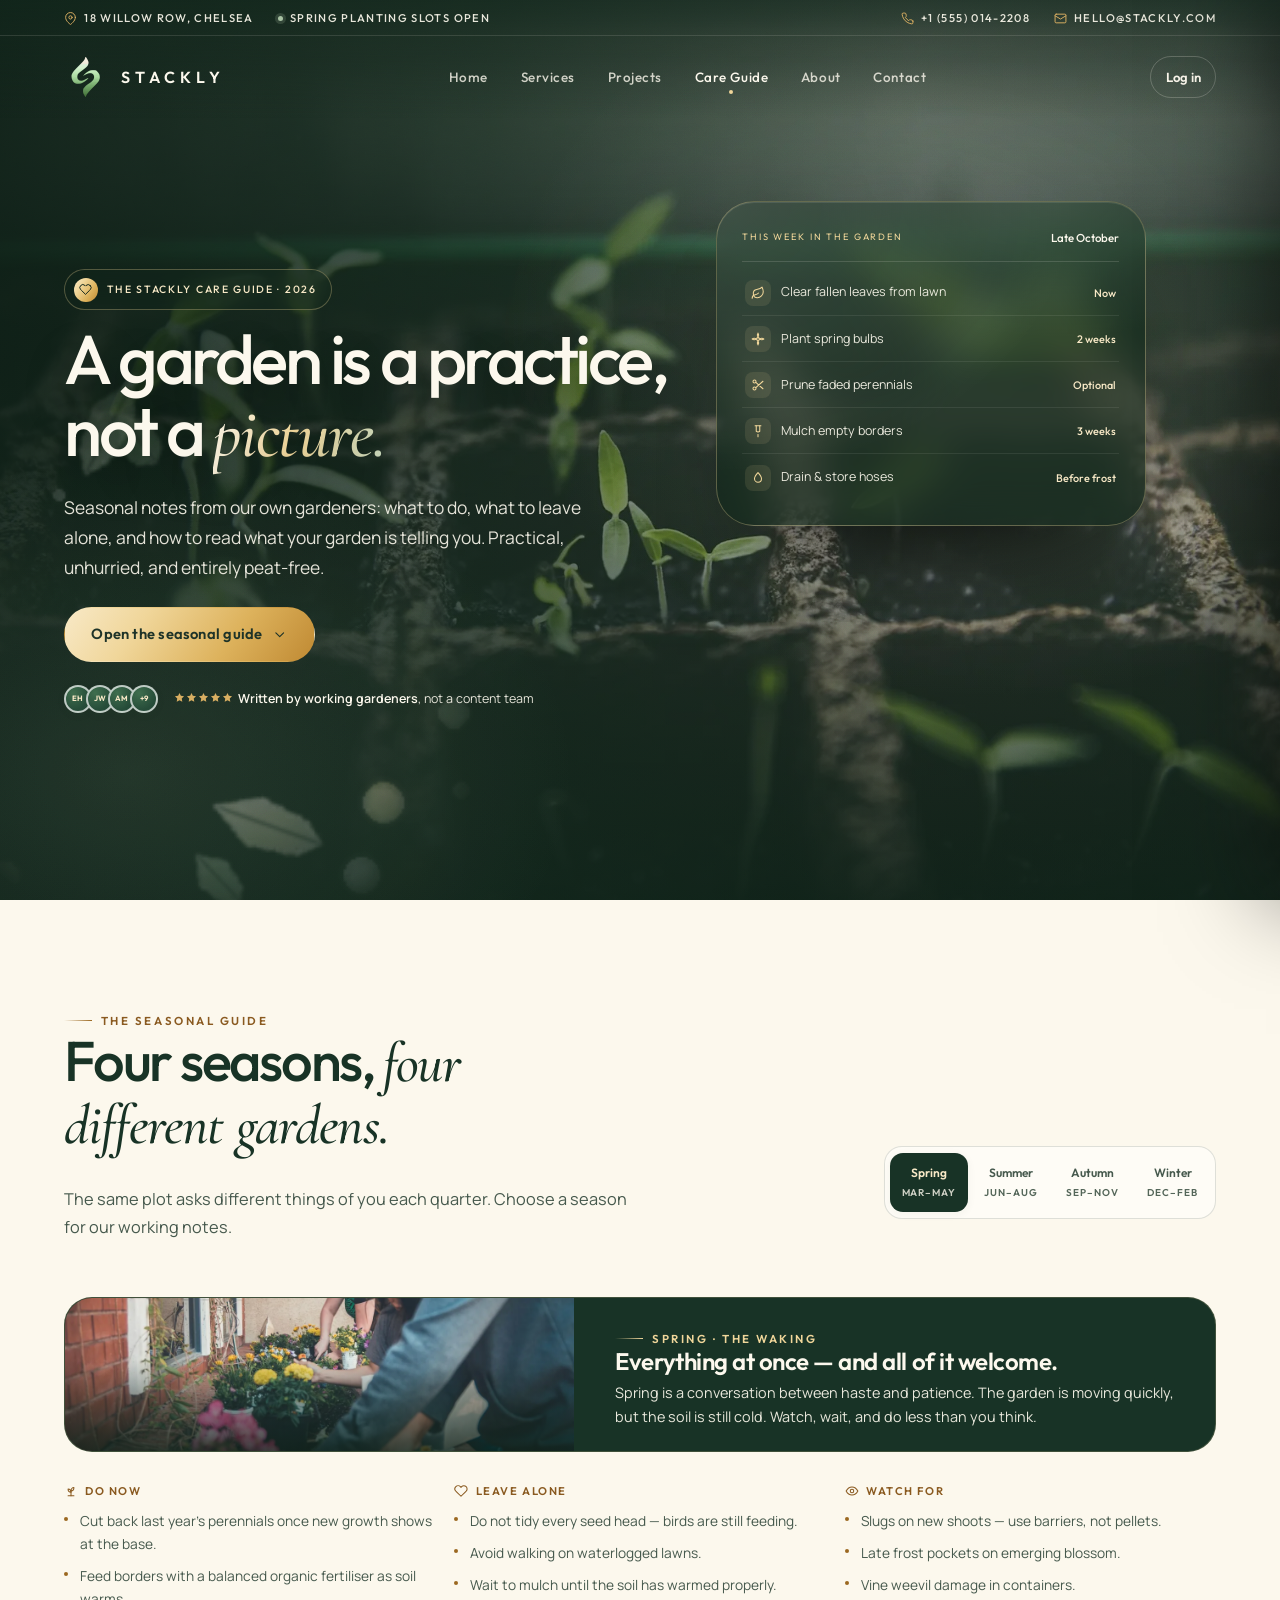
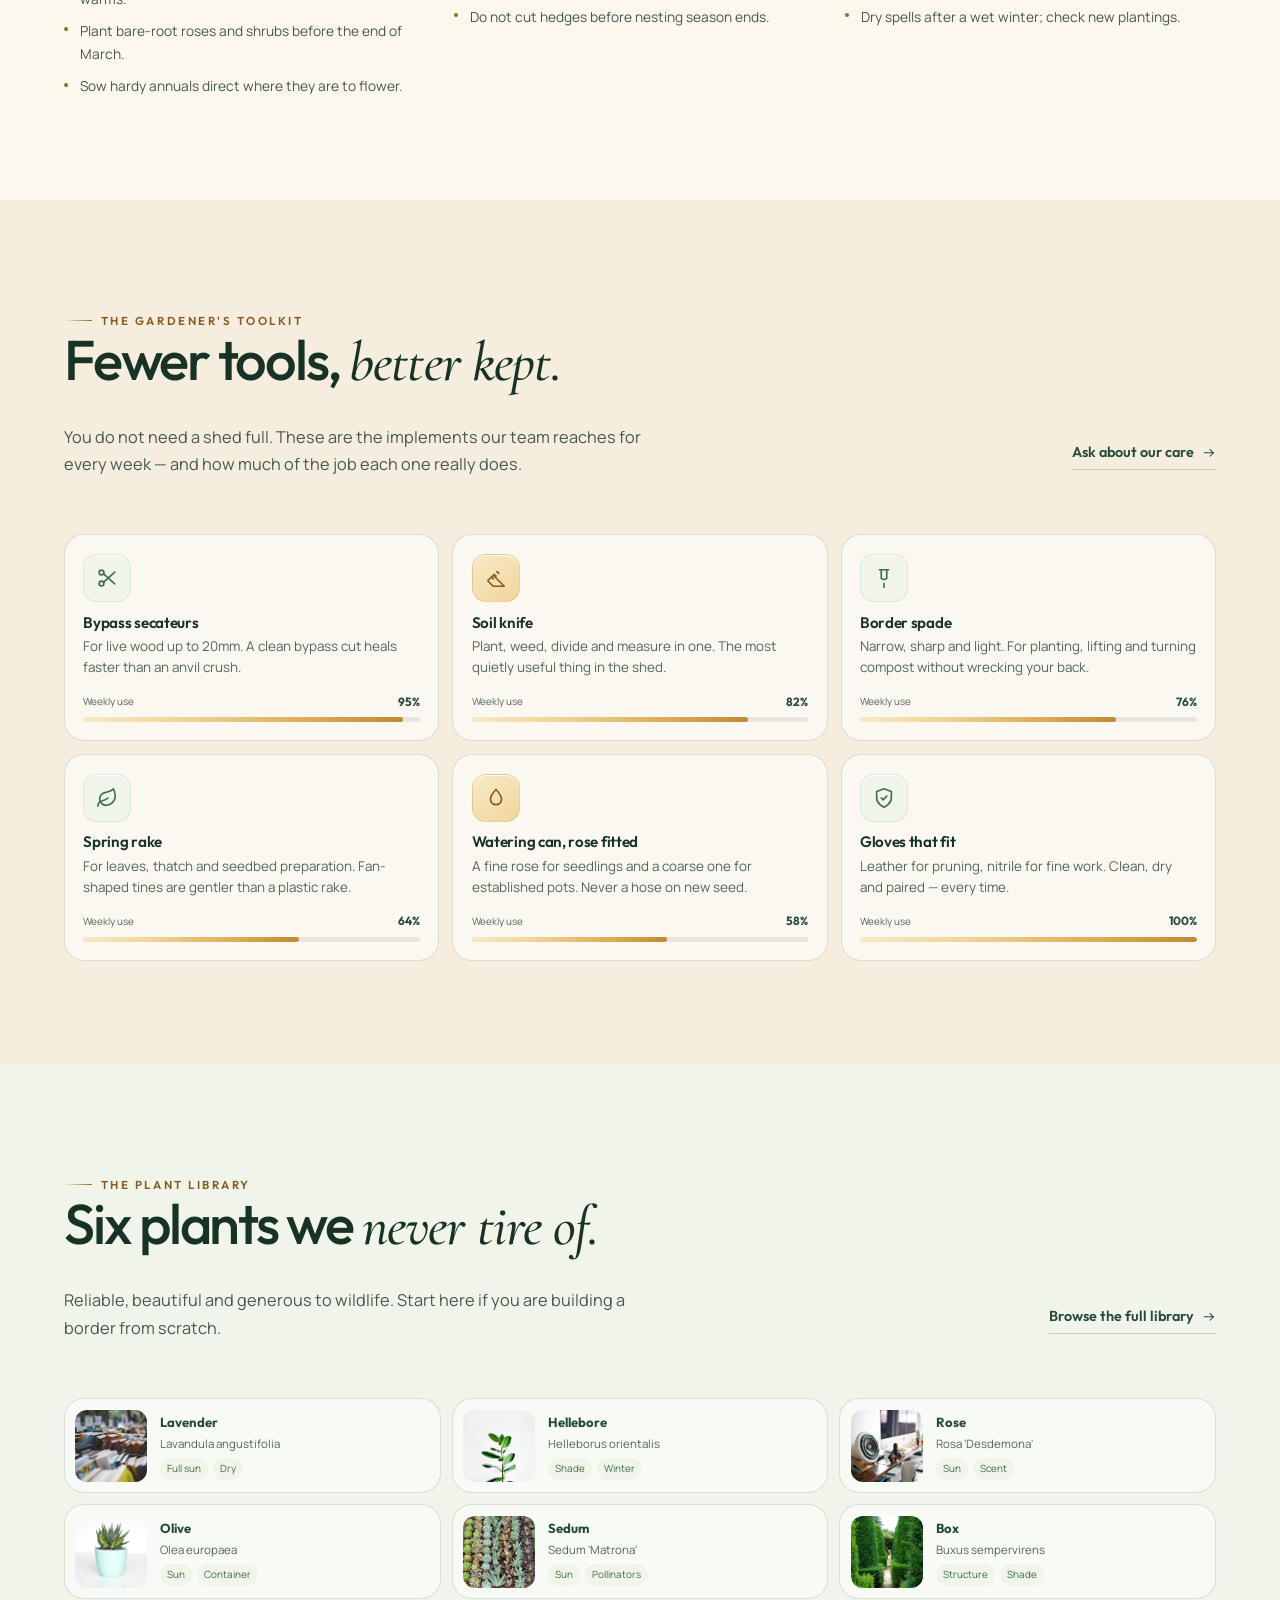
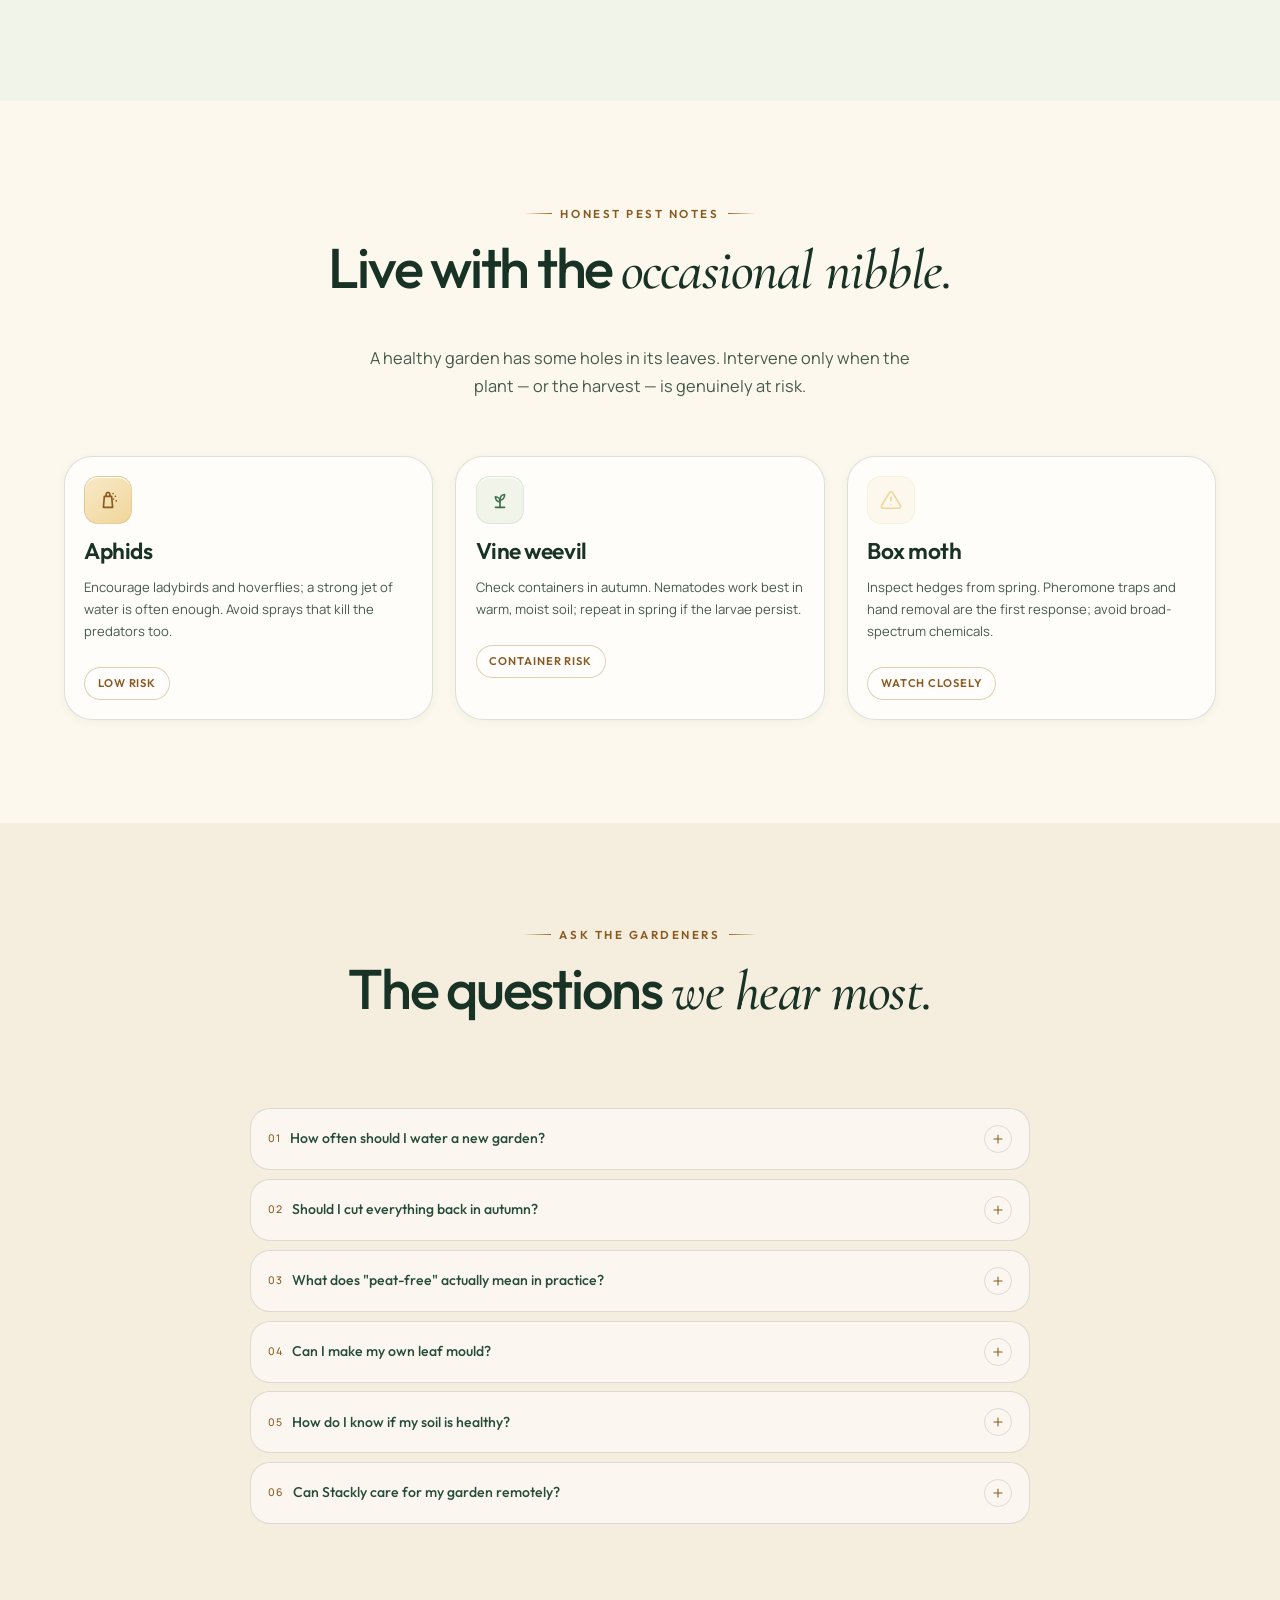
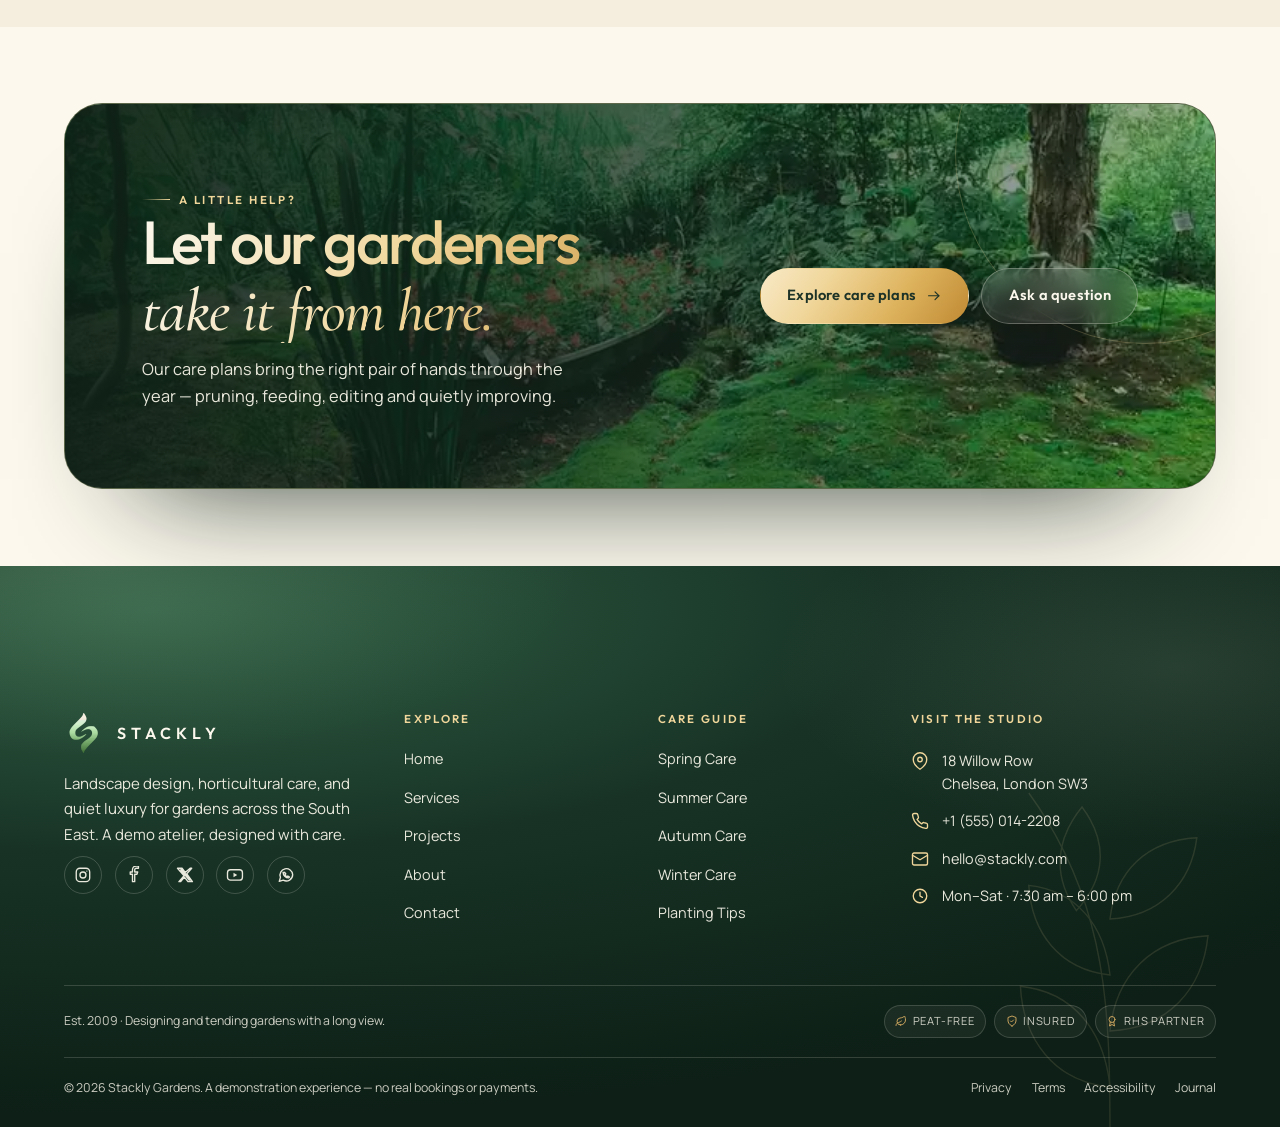
<file: care-guide.html>
<!DOCTYPE html>
<html lang="en">
<head>
  <meta charset="UTF-8">
  <meta name="viewport" content="width=device-width, initial-scale=1">
  <title>Care Guide — Stackly Gardens &amp; Landscaping</title>
  <meta name="description" content="A seasonal garden care guide from Stackly: monthly tasks, a horticultural toolkit, plant library, pest notes and a printable checklist.">
  <meta name="theme-color" content="#183326">
  <link rel="icon" type="image/webp" href="assets/img/logo.webp">
  <link rel="preconnect" href="https://fonts.googleapis.com">
  <link rel="preconnect" href="https://fonts.gstatic.com" crossorigin>
  <link href="https://fonts.googleapis.com/css2?family=Cormorant+Garamond:ital,wght@0,400;0,500;1,400;1,500&family=Manrope:wght@400;500;600;700&family=Outfit:wght@300;400;500;600;700&display=swap" rel="stylesheet">
  <link rel="stylesheet" href="assets/css/base.css">
  <link rel="stylesheet" href="assets/css/pages.css">
  <link rel="stylesheet" href="assets/css/hover.css">
</head>
<body data-page="care">
  <div data-site-header></div>

  <main id="main">
    <!-- ================= HERO ================= -->
    <section class="hero" aria-labelledby="hero-title">
      <div class="hero-media">
        <img src="assets/img/hero-gallery.webp" alt="A gardener's view through layered planting with tools resting nearby" width="1728" height="1152" fetchpriority="high" decoding="async">
      </div>
      <div class="hero-veil" aria-hidden="true">
        <img src="assets/img/veil-light.webp" alt="" width="420" height="280" loading="lazy" decoding="async">
      </div>
      <div class="hero-veil hero-veil--left" aria-hidden="true">
        <img src="assets/img/botanical-drift.webp" alt="" width="256" height="256" loading="lazy" decoding="async">
      </div>
      <div class="hero-grain" aria-hidden="true"></div>

      <div class="container hero-inner">
        <div class="hero-copy">
          <span class="hero-badge"><i><svg class="icon" aria-hidden="true"><use href="#i-heart"></use></svg></i> The Stackly care guide · 2026</span>
          <h1 class="hero-title" id="hero-title">
            <span class="line"><span style="--i:0">A garden is a practice,</span></span>
            <span class="line"><span style="--i:1">not a <em>picture.</em></span></span>
          </h1>
          <p class="hero-lede">Seasonal notes from our own gardeners: what to do, what to leave alone, and how to read what your garden is telling you. Practical, unhurried, and entirely peat-free.</p>

          <div class="button-row">
            <a class="button" href="#season-guide">Open the seasonal guide <svg class="icon" aria-hidden="true"><use href="#i-chevronDown"></use></svg></a>
          </div>

          <div class="hero-trust">
            <div class="hero-avatars" aria-hidden="true"><span>EH</span><span>JW</span><span>AM</span><span>+9</span></div>
            <p><span class="stars" aria-hidden="true"><svg class="icon icon--fill"><use href="#i-star"></use></svg><svg class="icon icon--fill"><use href="#i-star"></use></svg><svg class="icon icon--fill"><use href="#i-star"></use></svg><svg class="icon icon--fill"><use href="#i-star"></use></svg><svg class="icon icon--fill"><use href="#i-star"></use></svg></span><b>Written by working gardeners</b>, not a content team</p>
          </div>
        </div>

        <div class="hero-visual">
          <div class="hero-ticket">
            <div class="hero-ticket-head">
              <span>This week in the garden</span>
              <b>Late October</b>
            </div>
            <ul class="hero-ticket-list">
              <li><i><svg class="icon" aria-hidden="true"><use href="#i-leaf"></use></svg></i> Clear fallen leaves from lawn <b>Now</b></li>
              <li><i><svg class="icon" aria-hidden="true"><use href="#i-flower"></use></svg></i> Plant spring bulbs <b>2 weeks</b></li>
              <li><i><svg class="icon" aria-hidden="true"><use href="#i-scissors"></use></svg></i> Prune faded perennials <b>Optional</b></li>
              <li><i><svg class="icon" aria-hidden="true"><use href="#i-shovel"></use></svg></i> Mulch empty borders <b>3 weeks</b></li>
              <li><i><svg class="icon" aria-hidden="true"><use href="#i-droplet"></use></svg></i> Drain &amp; store hoses <b>Before frost</b></li>
            </ul>
          </div>
        </div>
      </div>

    </section>

    <!-- ================= SEASONS ================= -->
    <section class="section" id="season-guide" aria-labelledby="season-title">
      <div class="container" data-season-group>
        <div class="section-head section-head--split">
          <div>
            <span class="eyebrow">The seasonal guide</span>
            <h2 class="section-title" id="season-title">Four seasons, <span class="serif-accent">four different gardens.</span></h2>
            <p style="margin-top:.7rem">The same plot asks different things of you each quarter. Choose a season for our working notes.</p>
          </div>
          <div class="season-tabs" role="tablist" aria-label="Choose a season">
            <button class="season-tab is-active" type="button" role="tab" aria-selected="true" data-season="spring">Spring <span>Mar–May</span></button>
            <button class="season-tab" type="button" role="tab" aria-selected="false" tabindex="-1" data-season="summer">Summer <span>Jun–Aug</span></button>
            <button class="season-tab" type="button" role="tab" aria-selected="false" tabindex="-1" data-season="autumn">Autumn <span>Sep–Nov</span></button>
            <button class="season-tab" type="button" role="tab" aria-selected="false" tabindex="-1" data-season="winter">Winter <span>Dec–Feb</span></button>
          </div>
        </div>

        <div>
          <!-- SPRING -->
          <div class="season-panel is-active" data-season-panel="spring" role="tabpanel">
            <div class="season-hero">
              <div class="season-media">
                <img src="assets/img/garden-spring.webp" alt="Spring borders with fresh leaves, bulbs and soft new growth" width="1200" height="800" loading="lazy" decoding="async">
              </div>
              <div class="season-copy">
                <span class="eyebrow eyebrow--light">Spring · The waking</span>
                <h3>Everything at once — and all of it welcome.</h3>
                <p>Spring is a conversation between haste and patience. The garden is moving quickly, but the soil is still cold. Watch, wait, and do less than you think.</p>
              </div>
            </div>
            <div class="season-cols care-cols">
              <div class="season-col">
                <h4><svg class="icon" aria-hidden="true"><use href="#i-sprout"></use></svg> Do now</h4>
                <ul>
                  <li>Cut back last year's perennials once new growth shows at the base.</li>
                  <li>Feed borders with a balanced organic fertiliser as soil warms.</li>
                  <li>Plant bare-root roses and shrubs before the end of March.</li>
                  <li>Sow hardy annuals direct where they are to flower.</li>
                </ul>
              </div>
              <div class="season-col">
                <h4><svg class="icon" aria-hidden="true"><use href="#i-heart"></use></svg> Leave alone</h4>
                <ul>
                  <li>Do not tidy every seed head — birds are still feeding.</li>
                  <li>Avoid walking on waterlogged lawns.</li>
                  <li>Wait to mulch until the soil has warmed properly.</li>
                  <li>Do not cut hedges before nesting season ends.</li>
                </ul>
              </div>
              <div class="season-col">
                <h4><svg class="icon" aria-hidden="true"><use href="#i-eye"></use></svg> Watch for</h4>
                <ul>
                  <li>Slugs on new shoots — use barriers, not pellets.</li>
                  <li>Late frost pockets on emerging blossom.</li>
                  <li>Vine weevil damage in containers.</li>
                  <li>Dry spells after a wet winter; check new plantings.</li>
                </ul>
              </div>
            </div>
          </div>

          <!-- SUMMER -->
          <div class="season-panel" data-season-panel="summer" role="tabpanel">
            <div class="season-hero">
              <div class="season-media">
                <img src="assets/img/flower-field.webp" alt="A flowering meadow at the height of summer" width="1000" height="667" loading="lazy" decoding="async">
              </div>
              <div class="season-copy">
                <span class="eyebrow eyebrow--light">Summer · The fullness</span>
                <h3>The art of keeping a garden <span class="serif-accent">from tidying itself.</span></h3>
                <p>High summer is not the time for big moves. Water deeply and less often, deadhead to keep the show going, and let the garden lean into its own abundance.</p>
              </div>
            </div>
            <div class="season-cols care-cols">
              <div class="season-col">
                <h4><svg class="icon" aria-hidden="true"><use href="#i-sun"></use></svg> Do now</h4>
                <ul>
                  <li>Water new plantings early morning, deeply, two or three times a week.</li>
                  <li>Deadhead roses and perennials to prolong flowering.</li>
                  <li>Mulch bare soil to lock in moisture.</li>
                  <li>Trim hedges after nesting season, in stages.</li>
                </ul>
              </div>
              <div class="season-col">
                <h4><svg class="icon" aria-hidden="true"><use href="#i-scissors"></use></svg> Leave alone</h4>
                <ul>
                  <li>Do not cut meadow areas before seed has set.</li>
                  <li>Avoid feeding lawns in a drought.</li>
                  <li>Leave shallow water dishes out for wildlife.</li>
                  <li>Do not deadhead everything — seed heads feed birds.</li>
                </ul>
              </div>
              <div class="season-col">
                <h4><svg class="icon" aria-hidden="true"><use href="#i-alert"></use></svg> Watch for</h4>
                <ul>
                  <li>Powdery mildew on susceptible plants.</li>
                  <li>Box moth and box blight in formal hedges.</li>
                  <li>Red spider mite in greenhouses.</li>
                  <li>Heat stress on recently moved plants.</li>
                </ul>
              </div>
            </div>
          </div>

          <!-- AUTUMN -->
          <div class="season-panel" data-season-panel="autumn" role="tabpanel">
            <div class="season-hero">
              <div class="season-media">
                <img src="assets/img/garden-woods.webp" alt="Autumn woodland garden with warm leaf colour" width="1100" height="733" loading="lazy" decoding="async">
              </div>
              <div class="season-copy">
                <span class="eyebrow eyebrow--light">Autumn · The return</span>
                <h3>The most generous planting season of the year.</h3>
                <p>Warm soil and cool air make autumn the best time to move, divide and plant. Everything you do now is quietly happening underground until spring.</p>
              </div>
            </div>
            <div class="season-cols care-cols">
              <div class="season-col">
                <h4><svg class="icon" aria-hidden="true"><use href="#i-shovel"></use></svg> Do now</h4>
                <ul>
                  <li>Plant trees, shrubs, roses and perennials while soil is warm.</li>
                  <li>Lift and divide congested herbaceous perennials.</li>
                  <li>Plant spring bulbs in layers for a longer display.</li>
                  <li>Spread leaf mould or compost on empty beds.</li>
                </ul>
              </div>
              <div class="season-col">
                <h4><svg class="icon" aria-hidden="true"><use href="#i-leaf"></use></svg> Leave alone</h4>
                <ul>
                  <li>Leave some fallen leaves for hedgehogs and moths.</li>
                  <li>Do not cut all perennials to the ground.</li>
                  <li>Avoid pruning stone fruit until midwinter.</li>
                  <li>Do not overwork wet, heavy soil.</li>
                </ul>
              </div>
              <div class="season-col">
                <h4><svg class="icon" aria-hidden="true"><use href="#i-eye"></use></svg> Watch for</h4>
                <ul>
                  <li>Leaf mould on roses — clear affected leaves.</li>
                  <li>Slugs on newly planted bulbs.</li>
                  <li>Drainage problems after heavy rain.</li>
                  <li>Early frost on tender plants still outside.</li>
                </ul>
              </div>
            </div>
          </div>

          <!-- WINTER -->
          <div class="season-panel" data-season-panel="winter" role="tabpanel">
            <div class="season-hero">
              <div class="season-media">
                <img src="assets/img/garden-heritage.webp" alt="A quiet formal garden in winter light" width="900" height="602" loading="lazy" decoding="async">
              </div>
              <div class="season-copy">
                <span class="eyebrow eyebrow--light">Winter · The structure</span>
                <h3>See the bones, plan the flesh.</h3>
                <p>With the leaves gone, a garden shows its structure. Winter is for pruning, protecting, and drawing next year's garden by the fire.</p>
              </div>
            </div>
            <div class="season-cols care-cols">
              <div class="season-col">
                <h4><svg class="icon" aria-hidden="true"><use href="#i-scissors"></use></svg> Do now</h4>
                <ul>
                  <li>Prune apples, pears and dormant deciduous trees.</li>
                  <li>Check tree ties, stakes and fence lines after storms.</li>
                  <li>Clean, sharpen and oil tools.</li>
                  <li>Plan next year's planting and order bare-root stock.</li>
                </ul>
              </div>
              <div class="season-col">
                <h4><svg class="icon" aria-hidden="true"><use href="#i-home"></use></svg> Leave alone</h4>
                <ul>
                  <li>Do not prune spring-flowering shrubs now.</li>
                  <li>Avoid walking on frozen or frosted lawns.</li>
                  <li>Leave hollow stems and seed heads standing.</li>
                  <li>Do not force plants in waterlogged ground.</li>
                </ul>
              </div>
              <div class="season-col">
                <h4><svg class="icon" aria-hidden="true"><use href="#i-alert"></use></svg> Watch for</h4>
                <ul>
                  <li>Frost damage on evergreens and tender shrubs.</li>
                  <li>Waterlogging around roots.</li>
                  <li>Mice and voles in stored bulbs.</li>
                  <li>Storm damage in older trees.</li>
                </ul>
              </div>
            </div>
          </div>
        </div>
      </div>
    </section>

    <!-- ================= TOOLKIT ================= -->
    <section class="section section--cream" aria-labelledby="toolkit-title">
      <div class="container">
        <div class="section-head section-head--split">
          <div>
            <span class="eyebrow">The gardener's toolkit</span>
            <h2 class="section-title" id="toolkit-title">Fewer tools, <span class="serif-accent">better kept.</span></h2>
            <p style="margin-top:.7rem">You do not need a shed full. These are the implements our team reaches for every week — and how much of the job each one really does.</p>
          </div>
          <a class="text-link" href="services.html">Ask about our care <svg class="icon icon--sm" aria-hidden="true"><use href="#i-arrowRight"></use></svg></a>
        </div>

        <div class="toolkit-grid stagger">
          <article class="tool-card">
            <span class="icon-badge"><svg class="icon" aria-hidden="true"><use href="#i-scissors"></use></svg></span>
            <h3>Bypass secateurs</h3>
            <p>For live wood up to 20mm. A clean bypass cut heals faster than an anvil crush.</p>
            <div class="meter"><div class="meter-head"><span>Weekly use</span><b>95%</b></div><div class="meter-track"><span class="meter-fill" data-meter="95"></span></div></div>
          </article>
          <article class="tool-card">
            <span class="icon-badge icon-badge--gold"><svg class="icon" aria-hidden="true"><use href="#i-ruler"></use></svg></span>
            <h3>Soil knife</h3>
            <p>Plant, weed, divide and measure in one. The most quietly useful thing in the shed.</p>
            <div class="meter"><div class="meter-head"><span>Weekly use</span><b>82%</b></div><div class="meter-track"><span class="meter-fill" data-meter="82"></span></div></div>
          </article>
          <article class="tool-card">
            <span class="icon-badge"><svg class="icon" aria-hidden="true"><use href="#i-shovel"></use></svg></span>
            <h3>Border spade</h3>
            <p>Narrow, sharp and light. For planting, lifting and turning compost without wrecking your back.</p>
            <div class="meter"><div class="meter-head"><span>Weekly use</span><b>76%</b></div><div class="meter-track"><span class="meter-fill" data-meter="76"></span></div></div>
          </article>
          <article class="tool-card">
            <span class="icon-badge"><svg class="icon" aria-hidden="true"><use href="#i-leaf"></use></svg></span>
            <h3>Spring rake</h3>
            <p>For leaves, thatch and seedbed preparation. Fan-shaped tines are gentler than a plastic rake.</p>
            <div class="meter"><div class="meter-head"><span>Weekly use</span><b>64%</b></div><div class="meter-track"><span class="meter-fill" data-meter="64"></span></div></div>
          </article>
          <article class="tool-card">
            <span class="icon-badge icon-badge--gold"><svg class="icon" aria-hidden="true"><use href="#i-droplet"></use></svg></span>
            <h3>Watering can, rose fitted</h3>
            <p>A fine rose for seedlings and a coarse one for established pots. Never a hose on new seed.</p>
            <div class="meter"><div class="meter-head"><span>Weekly use</span><b>58%</b></div><div class="meter-track"><span class="meter-fill" data-meter="58"></span></div></div>
          </article>
          <article class="tool-card">
            <span class="icon-badge"><svg class="icon" aria-hidden="true"><use href="#i-shield"></use></svg></span>
            <h3>Gloves that fit</h3>
            <p>Leather for pruning, nitrile for fine work. Clean, dry and paired — every time.</p>
            <div class="meter"><div class="meter-head"><span>Weekly use</span><b>100%</b></div><div class="meter-track"><span class="meter-fill" data-meter="100"></span></div></div>
          </article>
        </div>
      </div>
    </section>

    <!-- ================= PLANT LIBRARY ================= -->
    <section class="section section--sage" aria-labelledby="library-title">
      <div class="container">
        <div class="section-head section-head--split">
          <div>
            <span class="eyebrow">The plant library</span>
            <h2 class="section-title" id="library-title">Six plants we <span class="serif-accent">never tire of.</span></h2>
            <p style="margin-top:.7rem">Reliable, beautiful and generous to wildlife. Start here if you are building a border from scratch.</p>
          </div>
          <a class="text-link" href="404.html">Browse the full library <svg class="icon icon--sm" aria-hidden="true"><use href="#i-arrowRight"></use></svg></a>
        </div>

        <div class="plant-grid stagger">
          <a class="plant-card" href="404.html">
            <img src="assets/img/plant-collection.webp" alt="A collection of healthy potted plants" width="900" height="600" loading="lazy" decoding="async">
            <div><strong>Lavender</strong><span>Lavandula angustifolia</span><div class="plant-tags"><em>Full sun</em><em>Dry</em></div></div>
          </a>
          <a class="plant-card" href="404.html">
            <img src="assets/img/plant-leaf.webp" alt="Deep green foliage of a shade-loving plant" width="900" height="676" loading="lazy" decoding="async">
            <div><strong>Hellebore</strong><span>Helleborus orientalis</span><div class="plant-tags"><em>Shade</em><em>Winter</em></div></div>
          </a>
          <a class="plant-card" href="404.html">
            <img src="assets/img/flower-bloom.webp" alt="A single flower in soft bloom" width="900" height="675" loading="lazy" decoding="async">
            <div><strong>Rose</strong><span>Rosa 'Desdemona'</span><div class="plant-tags"><em>Sun</em><em>Scent</em></div></div>
          </a>
          <a class="plant-card" href="404.html">
            <img src="assets/img/plant-pot.webp" alt="A potted plant on a simple background" width="900" height="599" loading="lazy" decoding="async">
            <div><strong>Olive</strong><span>Olea europaea</span><div class="plant-tags"><em>Sun</em><em>Container</em></div></div>
          </a>
          <a class="plant-card" href="404.html">
            <img src="assets/img/plant-succulent.webp" alt="Succulent foliage in close detail" width="800" height="889" loading="lazy" decoding="async">
            <div><strong>Sedum</strong><span>Sedum 'Matrona'</span><div class="plant-tags"><em>Sun</em><em>Pollinators</em></div></div>
          </a>
          <a class="plant-card" href="404.html">
            <img src="assets/img/garden-hidcote.webp" alt="Clipped evergreen planting in a formal garden" width="685" height="1023" loading="lazy" decoding="async">
            <div><strong>Box</strong><span>Buxus sempervirens</span><div class="plant-tags"><em>Structure</em><em>Shade</em></div></div>
          </a>
        </div>
      </div>
    </section>

    <!-- ================= PEST NOTES ================= -->
    <section class="section" aria-labelledby="pest-title">
      <div class="container">
        <div class="section-head section-head--center">
          <span class="eyebrow eyebrow--center">Honest pest notes</span>
          <h2 class="section-title" id="pest-title">Live with the <span class="serif-accent">occasional nibble.</span></h2>
          <p>A healthy garden has some holes in its leaves. Intervene only when the plant — or the harvest — is genuinely at risk.</p>
        </div>
        <div class="grid grid-3 stagger">
          <article class="card" style="padding:1.2rem">
            <span class="icon-badge icon-badge--gold"><svg class="icon" aria-hidden="true"><use href="#i-spray"></use></svg></span>
            <h3 style="margin-top:.9rem">Aphids</h3>
            <p style="font-size:.82rem;color:var(--text-soft)">Encourage ladybirds and hoverflies; a strong jet of water is often enough. Avoid sprays that kill the predators too.</p>
            <span class="chip" style="margin-top:.6rem">Low risk</span>
          </article>
          <article class="card" style="padding:1.2rem">
            <span class="icon-badge"><svg class="icon" aria-hidden="true"><use href="#i-sprout"></use></svg></span>
            <h3 style="margin-top:.9rem">Vine weevil</h3>
            <p style="font-size:.82rem;color:var(--text-soft)">Check containers in autumn. Nematodes work best in warm, moist soil; repeat in spring if the larvae persist.</p>
            <span class="chip" style="margin-top:.6rem">Container risk</span>
          </article>
          <article class="card" style="padding:1.2rem">
            <span class="icon-badge icon-badge--dark"><svg class="icon" aria-hidden="true"><use href="#i-alert"></use></svg></span>
            <h3 style="margin-top:.9rem">Box moth</h3>
            <p style="font-size:.82rem;color:var(--text-soft)">Inspect hedges from spring. Pheromone traps and hand removal are the first response; avoid broad-spectrum chemicals.</p>
            <span class="chip" style="margin-top:.6rem">Watch closely</span>
          </article>
        </div>
      </div>
    </section>

    <!-- ================= FAQ ================= -->
    <section class="section section--cream" aria-labelledby="faq-title">
      <div class="container">
        <div class="section-head section-head--center">
          <span class="eyebrow eyebrow--center">Ask the gardeners</span>
          <h2 class="section-title" id="faq-title">The questions <span class="serif-accent">we hear most.</span></h2>
        </div>
        <div class="faq-list">
          <div class="faq-item">
            <button class="faq-question" type="button" aria-expanded="false"><span><small>01</small> How often should I water a new garden?</span><i><svg class="icon" aria-hidden="true"><use href="#i-plus"></use></svg></i></button>
            <div class="faq-answer"><p>Deeply and less often is almost always better than a daily sprinkle. For the first season, water new trees and shrubs twice a week in dry weather, directing water slowly to the root ball. Established borders usually need help only in prolonged drought.</p></div>
          </div>
          <div class="faq-item">
            <button class="faq-question" type="button" aria-expanded="false"><span><small>02</small> Should I cut everything back in autumn?</span><i><svg class="icon" aria-hidden="true"><use href="#i-plus"></use></svg></i></button>
            <div class="faq-answer"><p>No. Leaving seed heads and hollow stems through winter feeds birds, shelters insects and protects crowns from frost. Cut back in late winter or early spring, just as new growth begins. A few tidy edges are fine — the garden does not need to look abandoned.</p></div>
          </div>
          <div class="faq-item">
            <button class="faq-question" type="button" aria-expanded="false"><span><small>03</small> What does "peat-free" actually mean in practice?</span><i><svg class="icon" aria-hidden="true"><use href="#i-plus"></use></svg></i></button>
            <div class="faq-answer"><p>It means no peat is used in the compost, soil conditioners or potting mixes we specify. Peat-free mixes behave differently — they often need more careful watering at first — but with the right approach they perform beautifully and protect fragile peat bogs.</p></div>
          </div>
          <div class="faq-item">
            <button class="faq-question" type="button" aria-expanded="false"><span><small>04</small> Can I make my own leaf mould?</span><i><svg class="icon" aria-hidden="true"><use href="#i-plus"></use></svg></i></button>
            <div class="faq-answer"><p>Yes, and you should. Collect leaves into a simple wire cage or old compost sack, keep them damp, and leave them for one to two years. Oak, beech and hornbeam make the best leaf mould; sycamore and horse chestnut break down more slowly.</p></div>
          </div>
          <div class="faq-item">
            <button class="faq-question" type="button" aria-expanded="false"><span><small>05</small> How do I know if my soil is healthy?</span><i><svg class="icon" aria-hidden="true"><use href="#i-plus"></use></svg></i></button>
            <div class="faq-answer"><p>Look, smell and dig. Healthy soil is dark, crumbly, full of roots and worms, and smells faintly of woodland after rain. If it is compacted, pale or lifeless, add organic matter, avoid digging when wet, and give it a season of mulch and green manure.</p></div>
          </div>
          <div class="faq-item">
            <button class="faq-question" type="button" aria-expanded="false"><span><small>06</small> Can Stackly care for my garden remotely?</span><i><svg class="icon" aria-hidden="true"><use href="#i-plus"></use></svg></i></button>
            <div class="faq-answer"><p>We offer online garden consultations and written care plans for gardens outside our travel area, but hands-on care is limited to London, the Home Counties and the Cotswolds. Book a consultation and we will be honest about what is possible.</p></div>
          </div>
        </div>
      </div>
    </section>

    <!-- ================= CTA ================= -->
    <section class="section section--tight" aria-labelledby="cta-title">
      <div class="container">
        <div class="cta-band reveal" data-reveal="scale">
          <img src="assets/img/garden-care.webp" alt="" width="769" height="576" loading="lazy" decoding="async" aria-hidden="true">
          <div class="cta-inner">
            <div>
              <span class="eyebrow eyebrow--light">A little help?</span>
              <h2 id="cta-title">Let our gardeners <span class="serif-accent">take it from here.</span></h2>
              <p>Our care plans bring the right pair of hands through the year — pruning, feeding, editing and quietly improving.</p>
            </div>
            <div class="button-row">
              <a class="button" href="services.html#care-plans">Explore care plans <svg class="icon" aria-hidden="true"><use href="#i-arrowRight"></use></svg></a>
              <a class="button button--ghost" href="contact.html">Ask a question</a>
            </div>
          </div>
        </div>
      </div>
    </section>
  </main>

  <div data-site-footer></div>
  <script src="assets/js/site.js"></script>
</body>
</html>
</file>
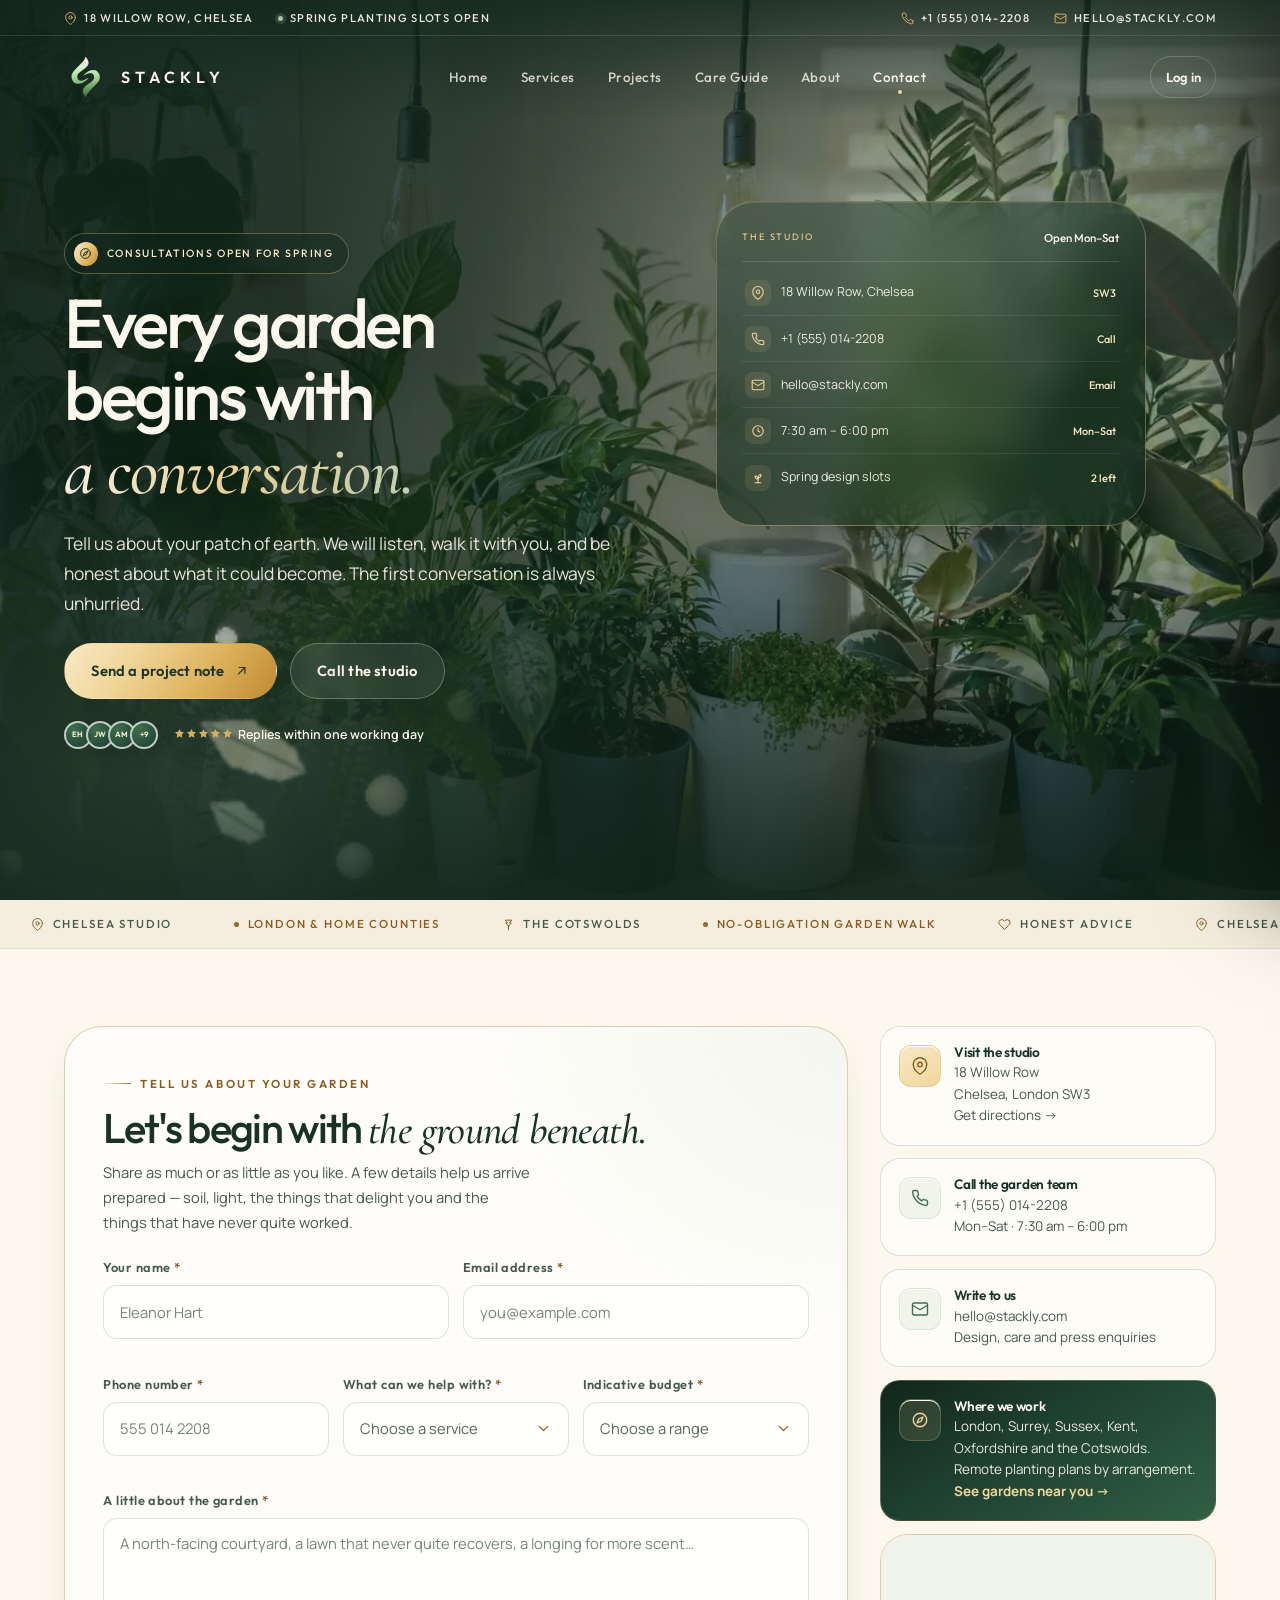
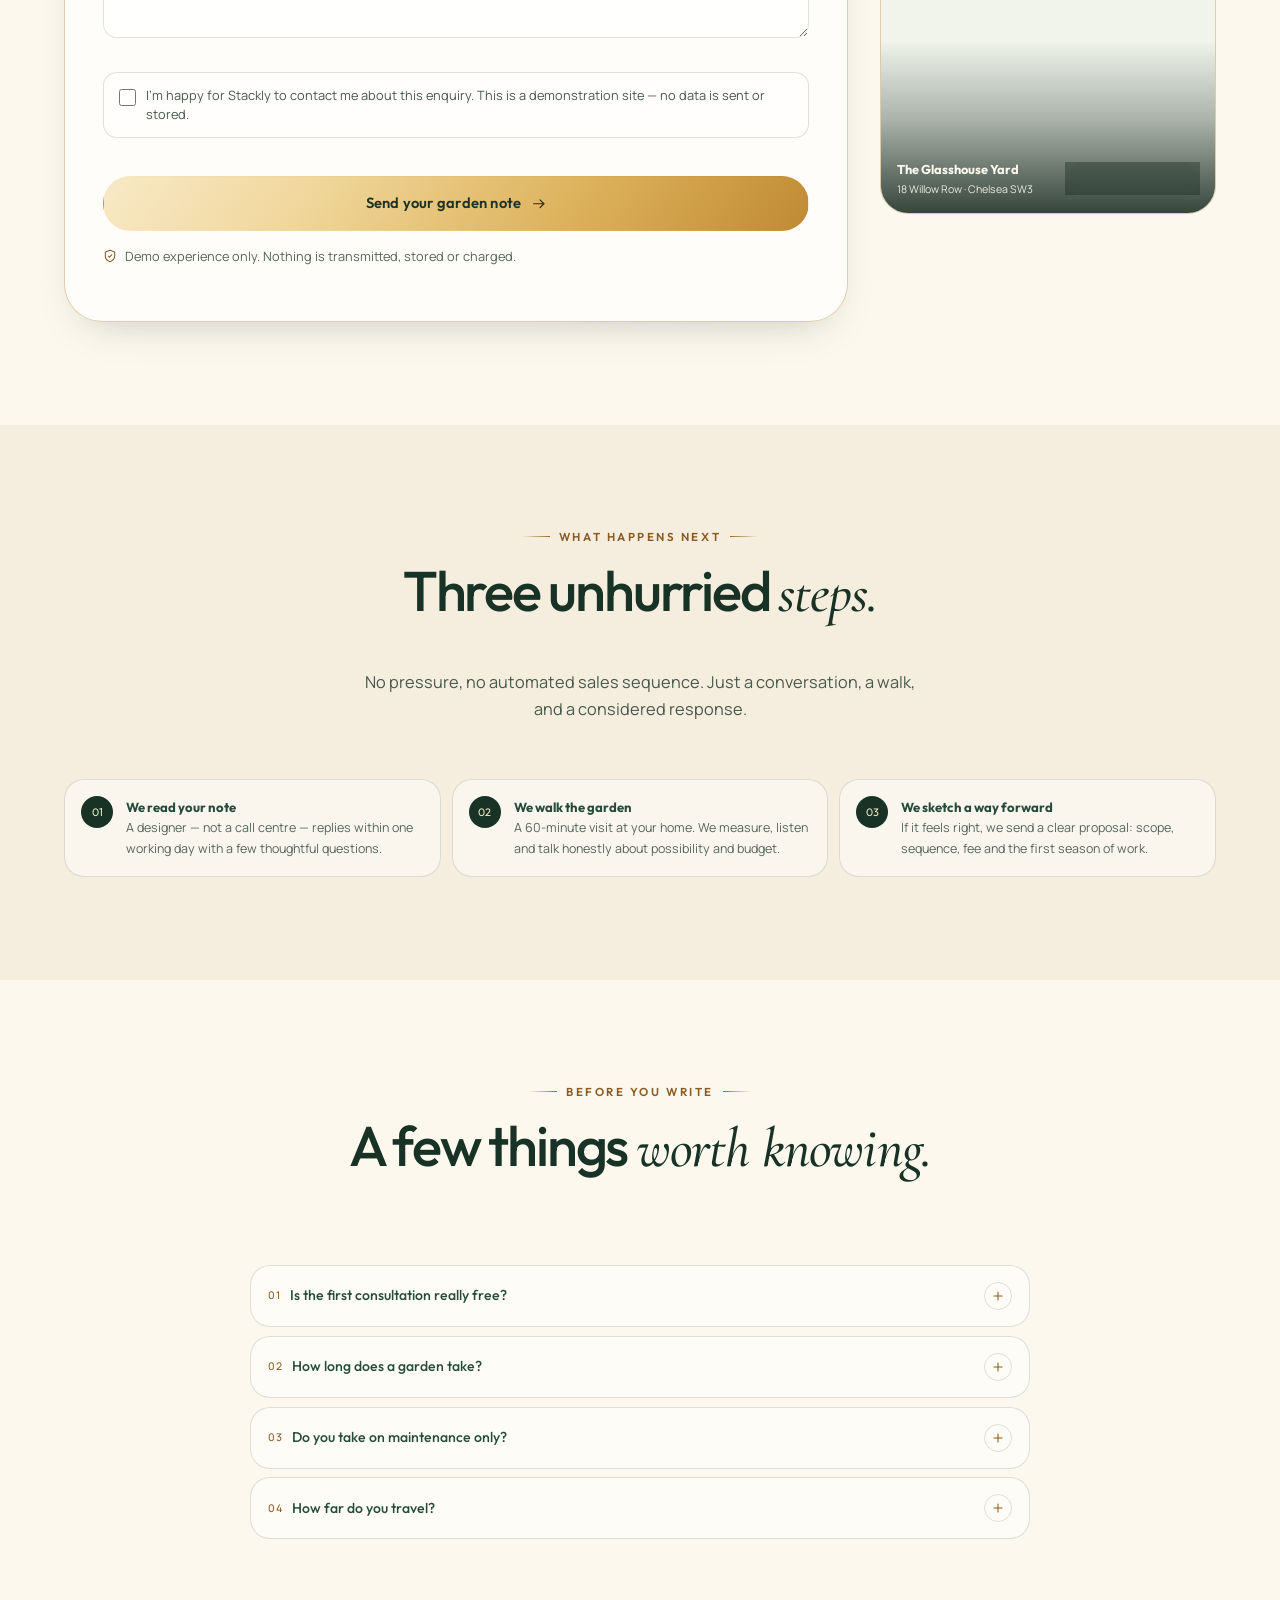
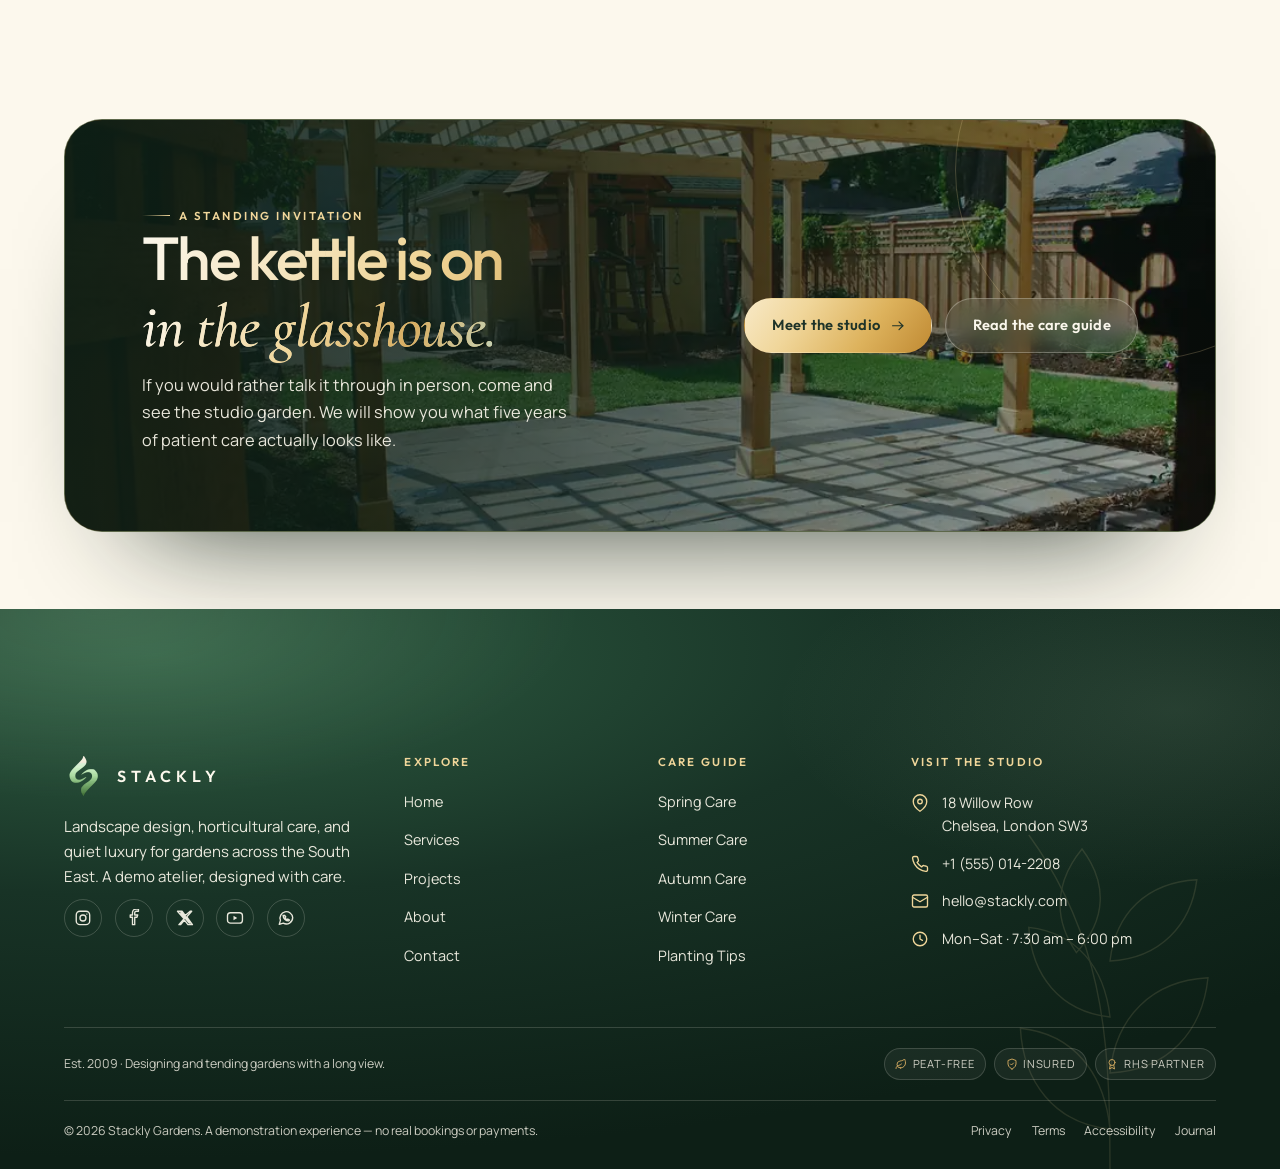
<file: contact.html>
<!DOCTYPE html>
<html lang="en">
<head>
  <meta charset="UTF-8">
  <meta name="viewport" content="width=device-width, initial-scale=1">
  <title>Contact &amp; Consultations — Stackly Gardens &amp; Landscaping</title>
  <meta name="description" content="Book a garden consultation with Stackly. Visit the Chelsea studio, call the garden team, or send us the details of your project.">
  <meta name="theme-color" content="#183326">
  <link rel="icon" type="image/webp" href="assets/img/logo.webp">
  <link rel="preconnect" href="https://fonts.googleapis.com">
  <link rel="preconnect" href="https://fonts.gstatic.com" crossorigin>
  <link href="https://fonts.googleapis.com/css2?family=Cormorant+Garamond:ital,wght@0,400;0,500;1,400;1,500&family=Manrope:wght@400;500;600;700&family=Outfit:wght@300;400;500;600;700&display=swap" rel="stylesheet">
  <link rel="stylesheet" href="assets/css/base.css">
  <link rel="stylesheet" href="assets/css/pages.css">
  <link rel="stylesheet" href="assets/css/hover.css">
</head>
<body data-page="contact">
  <div data-site-header></div>

  <main id="main">
    <!-- ================= HERO ================= -->
    <section class="hero hero--sub hero--contact" aria-labelledby="hero-title">
      <div class="hero-media">
        <img src="assets/img/hero-contact.webp" alt="A calm garden entrance framed by clipped hedging and warm stone" width="1728" height="1152" fetchpriority="high" decoding="async">
      </div>
      <div class="hero-veil" aria-hidden="true">
        <img src="assets/img/veil-light.webp" alt="" width="420" height="280" loading="lazy" decoding="async">
      </div>
      <div class="hero-veil hero-veil--left" aria-hidden="true">
        <img src="assets/img/botanical-drift.webp" alt="" width="256" height="256" loading="lazy" decoding="async">
      </div>
      <div class="hero-grain" aria-hidden="true"></div>

      <div class="container hero-inner">
        <div class="hero-copy">
          <span class="hero-badge"><i><svg class="icon" aria-hidden="true"><use href="#i-compass"></use></svg></i> Consultations open for spring</span>
          <h1 class="hero-title" id="hero-title">
            <span class="line"><span style="--i:0">Every garden</span></span>
            <span class="line"><span style="--i:1">begins with</span></span>
            <span class="line"><span style="--i:2"><em>a conversation.</em></span></span>
          </h1>
          <p class="hero-lede">Tell us about your patch of earth. We will listen, walk it with you, and be honest about what it could become. The first conversation is always unhurried.</p>

          <div class="button-row">
            <a class="button" href="#contact-form">Send a project note <svg class="icon" aria-hidden="true"><use href="#i-arrowUpRight"></use></svg></a>
            <a class="button button--ghost" href="tel:+15550142208">Call the studio</a>
          </div>

          <div class="hero-trust">
            <div class="hero-avatars" aria-hidden="true"><span>EH</span><span>JW</span><span>AM</span><span>+9</span></div>
            <p><span class="stars" aria-hidden="true"><svg class="icon icon--fill"><use href="#i-star"></use></svg><svg class="icon icon--fill"><use href="#i-star"></use></svg><svg class="icon icon--fill"><use href="#i-star"></use></svg><svg class="icon icon--fill"><use href="#i-star"></use></svg><svg class="icon icon--fill"><use href="#i-star"></use></svg></span><b>Replies within one working day</b></p>
          </div>
        </div>

        <div class="hero-visual">
          <div class="hero-ticket">
            <div class="hero-ticket-head">
              <span>The studio</span>
              <b>Open Mon–Sat</b>
            </div>
            <ul class="hero-ticket-list">
              <li><i><svg class="icon" aria-hidden="true"><use href="#i-mapPin"></use></svg></i> 18 Willow Row, Chelsea <b>SW3</b></li>
              <li><i><svg class="icon" aria-hidden="true"><use href="#i-phone"></use></svg></i> +1 (555) 014-2208 <b>Call</b></li>
              <li><i><svg class="icon" aria-hidden="true"><use href="#i-mail"></use></svg></i> hello@stackly.com <b>Email</b></li>
              <li><i><svg class="icon" aria-hidden="true"><use href="#i-clock"></use></svg></i> 7:30 am – 6:00 pm <b>Mon–Sat</b></li>
              <li><i><svg class="icon" aria-hidden="true"><use href="#i-sprout"></use></svg></i> Spring design slots <b>2 left</b></li>
            </ul>
          </div>
        </div>
      </div>

    </section>

    <!-- ================= MARQUEE ================= -->
    <div class="marquee" aria-hidden="true">
      <div class="marquee-track">
        <div class="marquee-set">
          <span class="marquee-item"><svg class="icon"><use href="#i-mapPin"></use></svg> Chelsea studio</span>
          <span class="marquee-item is-gold">London &amp; Home Counties</span>
          <span class="marquee-item"><svg class="icon"><use href="#i-tree"></use></svg> The Cotswolds</span>
          <span class="marquee-item is-gold">No-obligation garden walk</span>
          <span class="marquee-item"><svg class="icon"><use href="#i-heart"></use></svg> Honest advice</span>
        </div>
        <div class="marquee-set">
          <span class="marquee-item"><svg class="icon"><use href="#i-mapPin"></use></svg> Chelsea studio</span>
          <span class="marquee-item is-gold">London &amp; Home Counties</span>
          <span class="marquee-item"><svg class="icon"><use href="#i-tree"></use></svg> The Cotswolds</span>
          <span class="marquee-item is-gold">No-obligation garden walk</span>
          <span class="marquee-item"><svg class="icon"><use href="#i-heart"></use></svg> Honest advice</span>
        </div>
      </div>
    </div>

    <!-- ================= CONTACT ================= -->
    <section class="section" aria-labelledby="contact-title">
      <div class="container">
        <div class="contact-layout">
          <div class="contact-card reveal">
            <span class="eyebrow">Tell us about your garden</span>
            <h2 id="contact-title">Let's begin with <span class="serif-accent">the ground beneath.</span></h2>
            <p>Share as much or as little as you like. A few details help us arrive prepared — soil, light, the things that delight you and the things that have never quite worked.</p>

            <form class="contact-form" id="contact-form" novalidate>
              <div class="form-grid form-grid--two">
                <div class="field">
                  <label class="form-label" for="contact-name">Your name <span class="req">*</span></label>
                  <input class="input" id="contact-name" name="name" type="text" autocomplete="name" placeholder="Eleanor Hart" data-validate="name" required aria-describedby="contact-name-error">
                  <p class="field-error" id="contact-name-error" aria-live="polite"></p>
                </div>
                <div class="field">
                  <label class="form-label" for="contact-email">Email address <span class="req">*</span></label>
                  <input class="input" id="contact-email" name="email" type="email" inputmode="email" autocomplete="email" placeholder="you@example.com" data-validate="email" required aria-describedby="contact-email-error">
                  <p class="field-error" id="contact-email-error" aria-live="polite"></p>
                </div>
              </div>

              <div class="form-grid form-grid--three">
                <div class="field">
                  <label class="form-label" for="contact-phone">Phone number <span class="req">*</span></label>
                  <input class="input" id="contact-phone" name="phone" type="tel" inputmode="tel" autocomplete="tel" placeholder="555 014 2208" data-validate="phone" required aria-describedby="contact-phone-error">
                  <p class="field-error" id="contact-phone-error" aria-live="polite"></p>
                </div>

                <div class="field">
                  <label class="form-label" id="contact-service-label" for="contact-service">What can we help with? <span class="req">*</span></label>
                  <div class="custom-select">
                    <button class="select-trigger is-placeholder" type="button" aria-haspopup="listbox" aria-expanded="false" aria-labelledby="contact-service-label" data-placeholder="Choose a service">
                      <span class="select-label">Choose a service</span>
                      <svg class="select-caret icon" aria-hidden="true"><use href="#i-chevronDown"></use></svg>
                    </button>
                    <div class="select-menu" role="listbox" aria-labelledby="contact-service-label">
                      <div class="select-option" role="option" tabindex="-1" data-value="Garden design" aria-selected="false">Garden design</div>
                      <div class="select-option" role="option" tabindex="-1" data-value="Planting &amp; borders" aria-selected="false">Planting &amp; borders</div>
                      <div class="select-option" role="option" tabindex="-1" data-value="Hard landscaping" aria-selected="false">Hard landscaping</div>
                      <div class="select-option" role="option" tabindex="-1" data-value="Lawn &amp; meadow" aria-selected="false">Lawn &amp; meadow</div>
                      <div class="select-option" role="option" tabindex="-1" data-value="Irrigation &amp; lighting" aria-selected="false">Irrigation &amp; lighting</div>
                      <div class="select-option" role="option" tabindex="-1" data-value="Seasonal care" aria-selected="false">Seasonal care</div>
                      <div class="select-option" role="option" tabindex="-1" data-value="Something else" aria-selected="false">Something else</div>
                    </div>
                    <input class="select-hidden" type="text" id="contact-service" name="service" tabindex="-1" data-validate="required" required aria-labelledby="contact-service-label" aria-describedby="contact-service-error">
                  </div>
                  <p class="field-error" id="contact-service-error" aria-live="polite"></p>
                </div>

                <div class="field">
                  <label class="form-label" id="contact-budget-label" for="contact-budget">Indicative budget <span class="req">*</span></label>
                  <div class="custom-select">
                    <button class="select-trigger is-placeholder" type="button" aria-haspopup="listbox" aria-expanded="false" aria-labelledby="contact-budget-label" data-placeholder="Choose a range">
                      <span class="select-label">Choose a range</span>
                      <svg class="select-caret icon" aria-hidden="true"><use href="#i-chevronDown"></use></svg>
                    </button>
                    <div class="select-menu" role="listbox" aria-labelledby="contact-budget-label">
                      <div class="select-option" role="option" tabindex="-1" data-value="Under £5,000" aria-selected="false">Under £5,000</div>
                      <div class="select-option" role="option" tabindex="-1" data-value="£5,000 – £15,000" aria-selected="false">£5,000 – £15,000</div>
                      <div class="select-option" role="option" tabindex="-1" data-value="£15,000 – £40,000" aria-selected="false">£15,000 – £40,000</div>
                      <div class="select-option" role="option" tabindex="-1" data-value="£40,000 – £100,000" aria-selected="false">£40,000 – £100,000</div>
                      <div class="select-option" role="option" tabindex="-1" data-value="£100,000+" aria-selected="false">£100,000+</div>
                      <div class="select-option" role="option" tabindex="-1" data-value="Not sure yet" aria-selected="false">Not sure yet</div>
                    </div>
                    <input class="select-hidden" type="text" id="contact-budget" name="budget" tabindex="-1" data-validate="required" required aria-labelledby="contact-budget-label" aria-describedby="contact-budget-error">
                  </div>
                  <p class="field-error" id="contact-budget-error" aria-live="polite"></p>
                </div>
              </div>

              <div class="field">
                <label class="form-label" for="contact-message">A little about the garden <span class="req">*</span></label>
                <textarea class="textarea" id="contact-message" name="message" placeholder="A north-facing courtyard, a lawn that never quite recovers, a longing for more scent…" data-validate="message" required aria-describedby="contact-message-error"></textarea>
                <p class="field-error" id="contact-message-error" aria-live="polite"></p>
              </div>

              <div class="field">
                <label class="check-chip">
                  <input type="checkbox" name="consent" required aria-describedby="contact-consent-error">
                  <span>I'm happy for Stackly to contact me about this enquiry. This is a demonstration site — no data is sent or stored.</span>
                </label>
                <p class="field-error" id="contact-consent-error" aria-live="polite"></p>
              </div>

              <button class="button" type="submit">Send your garden note <svg class="icon" aria-hidden="true"><use href="#i-arrowRight"></use></svg></button>
              <p class="form-note"><svg class="icon" aria-hidden="true"><use href="#i-shield"></use></svg> Demo experience only. Nothing is transmitted, stored or charged.</p>

              <div class="form-success" role="status">
                <svg class="icon" aria-hidden="true"><use href="#i-checkCircle"></use></svg>
                <div><strong>Your note is with the studio.</strong><p>We would normally reply within one working day. No message was actually sent in this demo.</p></div>
              </div>
            </form>
          </div>

          <aside class="contact-aside reveal" data-reveal="right" aria-label="Studio contact details">
            <div class="info-card">
              <span class="icon-badge icon-badge--gold"><svg class="icon" aria-hidden="true"><use href="#i-mapPin"></use></svg></span>
              <div>
                <h3>Visit the studio</h3>
                <p>18 Willow Row<br>Chelsea, London SW3</p>
                <a href="404.html">Get directions <span aria-hidden="true">→</span></a>
              </div>
            </div>
            <div class="info-card">
              <span class="icon-badge"><svg class="icon" aria-hidden="true"><use href="#i-phone"></use></svg></span>
              <div>
                <h3>Call the garden team</h3>
                <p>+1 (555) 014-2208</p>
                <p>Mon–Sat · 7:30 am – 6:00 pm</p>
              </div>
            </div>
            <div class="info-card">
              <span class="icon-badge"><svg class="icon" aria-hidden="true"><use href="#i-mail"></use></svg></span>
              <div>
                <h3>Write to us</h3>
                <p>hello@stackly.com</p>
                <p>Design, care and press enquiries</p>
              </div>
            </div>
            <div class="info-card info-card--dark">
              <span class="icon-badge"><svg class="icon" aria-hidden="true"><use href="#i-compass"></use></svg></span>
              <div>
                <h3>Where we work</h3>
                <p>London, Surrey, Sussex, Kent, Oxfordshire and the Cotswolds. Remote planting plans by arrangement.</p>
                <a href="projects.html" style="color:var(--gold-300);font-weight:700">See gardens near you <span aria-hidden="true">→</span></a>
              </div>
            </div>

            <div class="map-card">
              <iframe class="map-embed" title="Google map showing the Stackly studio at 18 Willow Row, Chelsea" src="https://www.google.com/maps?q=18%20Willow%20Row%2C%20Chelsea%2C%20London%20SW3&amp;output=embed" loading="lazy" referrerpolicy="no-referrer-when-downgrade" allowfullscreen></iframe>
              <div class="map-caption">
                <div><strong><a href="https://www.google.com/maps?q=18%20Willow%20Row%2C%20Chelsea%2C%20London%20SW3" target="_blank" rel="noopener">The Glasshouse Yard</a></strong><span>18 Willow Row · Chelsea SW3</span></div>
                <span class="chip chip--dark">By appointment</span>
              </div>
            </div>
          </aside>
        </div>
      </div>
    </section>

    <!-- ================= NEXT STEPS ================= -->
    <section class="section section--cream" aria-labelledby="next-title">
      <div class="container">
        <div class="section-head section-head--center">
          <span class="eyebrow eyebrow--center">What happens next</span>
          <h2 class="section-title" id="next-title">Three unhurried <span class="serif-accent">steps.</span></h2>
          <p>No pressure, no automated sales sequence. Just a conversation, a walk, and a considered response.</p>
        </div>
        <div class="next-steps">
          <article class="next-step">
            <i>01</i>
            <div><strong>We read your note</strong><span>A designer — not a call centre — replies within one working day with a few thoughtful questions.</span></div>
          </article>
          <article class="next-step">
            <i>02</i>
            <div><strong>We walk the garden</strong><span>A 60-minute visit at your home. We measure, listen and talk honestly about possibility and budget.</span></div>
          </article>
          <article class="next-step">
            <i>03</i>
            <div><strong>We sketch a way forward</strong><span>If it feels right, we send a clear proposal: scope, sequence, fee and the first season of work.</span></div>
          </article>
        </div>
      </div>
    </section>

    <!-- ================= FAQ ================= -->
    <section class="section" aria-labelledby="faq-title">
      <div class="container">
        <div class="section-head section-head--center">
          <span class="eyebrow eyebrow--center">Before you write</span>
          <h2 class="section-title" id="faq-title">A few things <span class="serif-accent">worth knowing.</span></h2>
        </div>
        <div class="faq-list">
          <div class="faq-item">
            <button class="faq-question" type="button" aria-expanded="false"><span><small>01</small> Is the first consultation really free?</span><i><svg class="icon" aria-hidden="true"><use href="#i-plus"></use></svg></i></button>
            <div class="faq-answer"><p>Yes. The first conversation and garden walk are free and without obligation. If you would like a measured survey, concept drawings or a written feasibility study, those are quoted separately and clearly before any work begins.</p></div>
          </div>
          <div class="faq-item">
            <button class="faq-question" type="button" aria-expanded="false"><span><small>02</small> How long does a garden take?</span><i><svg class="icon" aria-hidden="true"><use href="#i-plus"></use></svg></i></button>
            <div class="faq-answer"><p>A courtyard can be designed and planted in a season. A full garden usually takes 14–22 weeks from first survey to planting, with the build sequenced around weather and the plant supply calendar. We will give you a realistic timeline before you commit.</p></div>
          </div>
          <div class="faq-item">
            <button class="faq-question" type="button" aria-expanded="false"><span><small>03</small> Do you take on maintenance only?</span><i><svg class="icon" aria-hidden="true"><use href="#i-plus"></use></svg></i></button>
            <div class="faq-answer"><p>Yes, if the garden is in reasonable health or we can bring it there. Our care plans are built around seasonal visits, not a fixed menu, and we will always tell you if a one-off restoration is a better use of your budget.</p></div>
          </div>
          <div class="faq-item">
            <button class="faq-question" type="button" aria-expanded="false"><span><small>04</small> How far do you travel?</span><i><svg class="icon" aria-hidden="true"><use href="#i-plus"></use></svg></i></button>
            <div class="faq-answer"><p>Our regular care team covers London, Surrey, Sussex, Kent, Oxfordshire and the Cotswolds. For design-only commissions we work further afield, and we offer remote planting plans where the garden can be surveyed and photographed in detail.</p></div>
          </div>
        </div>
      </div>
    </section>

    <!-- ================= CTA ================= -->
    <section class="section section--tight" aria-labelledby="cta-title">
      <div class="container">
        <div class="cta-band reveal" data-reveal="scale">
          <img src="assets/img/garden-pergola.webp" alt="" width="1200" height="800" loading="lazy" decoding="async" aria-hidden="true">
          <div class="cta-inner">
            <div>
              <span class="eyebrow eyebrow--light">A standing invitation</span>
              <h2 id="cta-title">The kettle is on <span class="serif-accent" style="background: linear-gradient(110deg, #FBF7EC 0%, #F0D69A 45%, #D8AE62 75%, #C3D5BC 100%); -webkit-background-clip: text; background-clip: text; color: transparent; -webkit-text-fill-color: transparent;">in the glasshouse.</span></h2>
              <p>If you would rather talk it through in person, come and see the studio garden. We will show you what five years of patient care actually looks like.</p>
            </div>
            <div class="button-row">
              <a class="button" href="about.html">Meet the studio <svg class="icon" aria-hidden="true"><use href="#i-arrowRight"></use></svg></a>
              <a class="button button--ghost" href="care-guide.html">Read the care guide</a>
            </div>
          </div>
        </div>
      </div>
    </section>
  </main>

  <div data-site-footer></div>
  <script src="assets/js/site.js"></script>
</body>
</html>
</file>
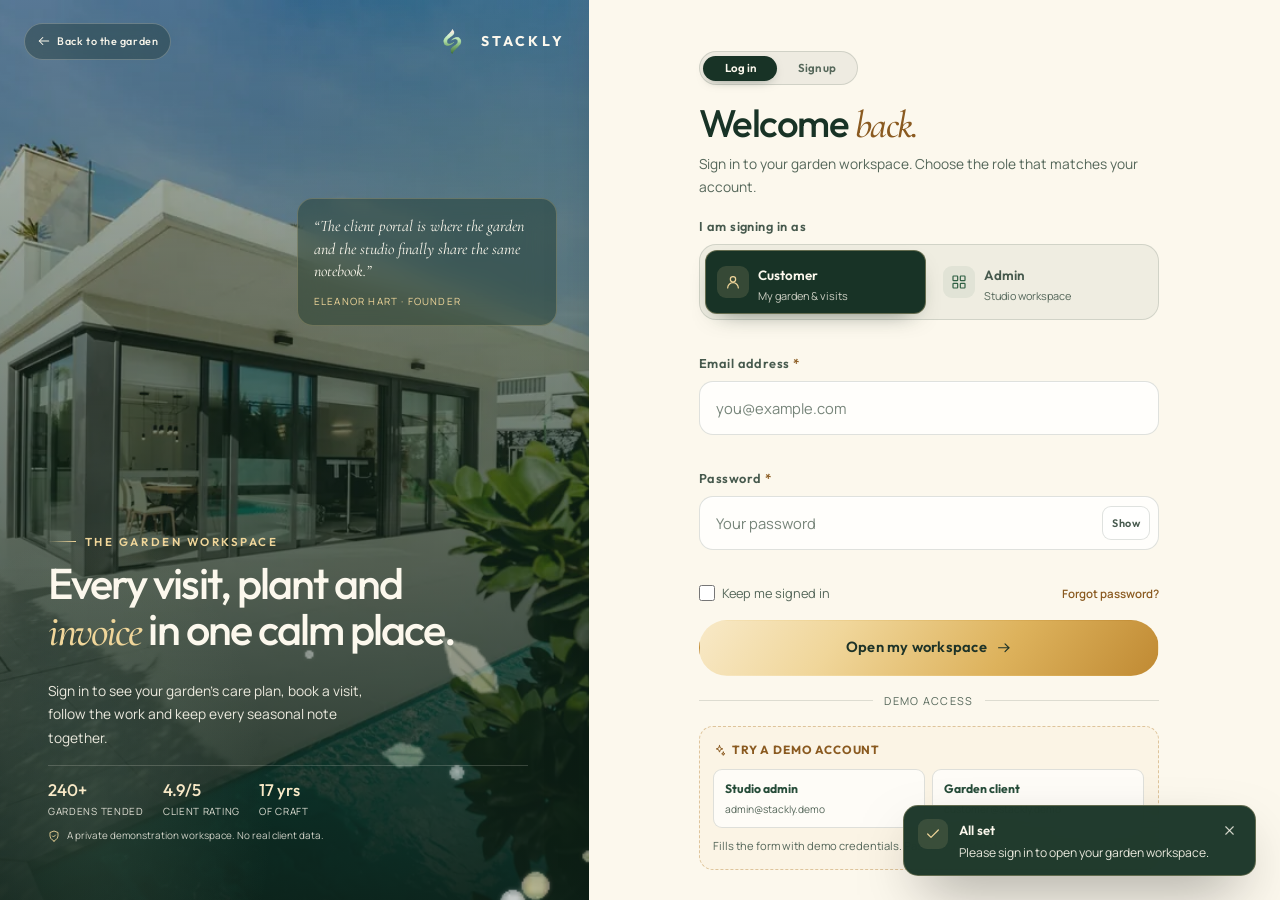
<file: customer-dashboard.html>
<!DOCTYPE html>
<html lang="en">
<head>
  <meta charset="UTF-8">
  <meta name="viewport" content="width=device-width, initial-scale=1">
  <title>My Garden — Stackly Gardens &amp; Landscaping</title>
  <meta name="description" content="Your Stackly garden workspace: care plan, bookings, invoices, messages, gallery and seasonal care calendar.">
  <meta name="theme-color" content="#183326">
  <meta name="robots" content="noindex">
  <link rel="icon" type="image/webp" href="assets/img/logo.webp">
  <link rel="preconnect" href="https://fonts.googleapis.com">
  <link rel="preconnect" href="https://fonts.gstatic.com" crossorigin>
  <link href="https://fonts.googleapis.com/css2?family=Cormorant+Garamond:ital,wght@0,400;0,500;1,400;1,500&family=Manrope:wght@400;500;600;700&family=Outfit:wght@300;400;500;600;700&display=swap" rel="stylesheet">
  <link rel="stylesheet" href="assets/css/base.css">
  <link rel="stylesheet" href="assets/css/pages.css">
  <link rel="stylesheet" href="assets/css/dashboard.css">
  <link rel="stylesheet" href="assets/css/hover.css">
</head>
<body class="dash-body" data-page="customer">
  <div class="dash" data-dashboard>
    <!-- ================= SIDEBAR ================= -->
    <aside class="dash-side" aria-label="Garden navigation">
      <div class="dash-brand-row">
        <a class="dash-brand" href="customer-dashboard.html">
          <span class="dash-brand-mark"><img src="assets/img/logo.webp" alt="Stackly" width="40" height="40"></span>
          <span class="dash-brand-text"><b>STACKLY</b></span>
        </a>
        <button class="dash-side-close" type="button" data-sidebar-close aria-label="Close navigation">
          <svg class="icon" aria-hidden="true"><use href="#i-close"></use></svg>
        </button>
      </div>

      <nav class="dash-nav" data-dash-nav aria-label="Garden sections"></nav>

      <div class="dash-side-foot">
        <div class="dash-pro-card">
          <span class="eyebrow eyebrow--light">Next visit</span>
          <strong>Thursday 19 March</strong>
          <p>Spring border edit with Richard. He will bring the new salvia and the mulch for the rose beds.</p>
          <button class="button" type="button" data-dash-goto="sec-bookings">View all bookings</button>
        </div>
        <div class="dash-user-card">
          <span class="avatar" data-user-initials>JW</span>
          <div style="min-width:0"><b data-user-name>James Whitfield</b><span data-role-name>Garden client</span><span data-user-email>customer@stackly.demo</span></div>
          <button class="dash-signout" type="button" data-logout aria-label="Sign out">
            <svg class="icon" aria-hidden="true"><use href="#i-logOut"></use></svg>
          </button>
        </div>
      </div>
    </aside>

    <div class="dash-overlay" data-sidebar-overlay></div>

    <!-- ================= MAIN ================= -->
    <div class="dash-main">
      <header class="dash-top">
        <button class="dash-menu-btn" type="button" data-sidebar-toggle aria-label="Open navigation" aria-expanded="false">
          <svg class="icon" aria-hidden="true"><use href="#i-menu"></use></svg>
        </button>
        <div class="dash-crumb">
          <span>My garden <svg class="icon" aria-hidden="true"><use href="#i-chevronRight"></use></svg></span>
          <b data-crumb-title>Overview</b>
        </div>
        <div class="dash-top-actions">
          <button class="dash-icon-btn" type="button" data-dash-404 aria-label="Notifications">
            <svg class="icon" aria-hidden="true"><use href="#i-bell"></use></svg><span class="dot" aria-hidden="true"></span>
          </button>
          <button class="dash-icon-btn" type="button" data-dash-404 aria-label="Garden help">
            <svg class="icon" aria-hidden="true"><use href="#i-help"></use></svg>
          </button>
        </div>
      </header>

      <main class="dash-content">
        <!-- ================= OVERVIEW ================= -->
        <section class="dash-section is-active" id="sec-overview" aria-labelledby="overview-title">
          <div class="dash-page-head">
            <div>
              <span class="eyebrow">Your garden today</span>
              <h1 id="overview-title"><span data-greeting>Good morning</span>, <em>Eleanor.</em></h1>
              <p>The Willow House is waking up. The spring border edit is booked, the tulips are through, and your care team has left three notes for the week.</p>
            </div>
            <div class="dash-head-actions">
              <button class="button button--dark" type="button" data-dash-goto="sec-bookings">Book a visit <svg class="icon" aria-hidden="true"><use href="#i-plus"></use></svg></button>
              <button class="button button--outline" type="button" data-dash-goto="sec-messages">Message the studio</button>
            </div>
          </div>

          <div class="kpi-grid">
            <article class="kpi">
              <div class="kpi-top"><span class="kpi-ico kpi-ico--gold"><svg class="icon" aria-hidden="true"><use href="#i-calendar"></use></svg></span><span class="kpi-trend"><svg class="icon" aria-hidden="true"><use href="#i-clock"></use></svg> 7 days</span></div>
              <strong>19</strong><span>Next garden visit</span><div class="kpi-foot"><b>Thursday</b> · 09:00</div>
            </article>
            <article class="kpi">
              <div class="kpi-top"><span class="kpi-ico"><svg class="icon" aria-hidden="true"><use href="#i-layers"></use></svg></span><span class="kpi-trend"><svg class="icon" aria-hidden="true"><use href="#i-trendingUp"></use></svg> 72%</span></div>
              <strong>72%</strong><span>Spring care complete</span><div class="kpi-foot"><b>4</b> tasks remaining</div>
            </article>
            <article class="kpi">
              <div class="kpi-top"><span class="kpi-ico kpi-ico--copper"><svg class="icon" aria-hidden="true"><use href="#i-wallet"></use></svg></span><span class="kpi-trend"><svg class="icon" aria-hidden="true"><use href="#i-clock"></use></svg> Due soon</span></div>
              <strong>1</strong><span>Open invoice</span><div class="kpi-foot"><b>£340</b> · due 31 Mar</div>
            </article>
            <article class="kpi">
              <div class="kpi-top"><span class="kpi-ico kpi-ico--info"><svg class="icon" aria-hidden="true"><use href="#i-message"></use></svg></span><span class="kpi-trend"><svg class="icon" aria-hidden="true"><use href="#i-mail"></use></svg> 2 new</span></div>
              <strong>2</strong><span>Messages from the studio</span><div class="kpi-foot">Richard &amp; Amelia</div>
            </article>
          </div>

          <div class="garden-hero">
            <img src="assets/img/garden-walk.webp" alt="The grass path through the Willow House garden in early spring" width="1200" height="800" loading="lazy" decoding="async">
            <span class="eyebrow eyebrow--light">The Willow House</span>
            <h2>A garden in its fourth spring.</h2>
            <p>One hundred and forty metres of border, a walled kitchen garden, an old orchard and a lawn that is slowly becoming a meadow at the far end.</p>
            <div class="garden-stats">
              <span class="chip chip--dark">1.8 acres</span>
              <span class="chip chip--dark">Cotswolds</span>
              <span class="chip chip--dark">Signature care</span>
              <span class="chip chip--dark">Since 2022</span>
            </div>
          </div>

          <div class="dash-grid dash-grid--sidebar">
            <section class="panel" aria-labelledby="plan-mini-title">
              <div class="panel-head">
                <div><h3 id="plan-mini-title">Your care plan</h3><p>Signature · year-round tending</p></div>
                <button class="text-link" type="button" data-dash-goto="sec-plans">View plan <svg class="icon" aria-hidden="true"><use href="#i-arrowRight"></use></svg></button>
              </div>
              <div class="plan-summary">
                <div class="ring" data-value="72"><b>72%<small>Season</small></b></div>
                <div class="plan-summary-copy"><b>Spring programme</b><span>Border edit, rose feed, mulch and bulb deadheading</span></div>
                <button class="button button--outline" type="button" data-dash-goto="sec-care">Care calendar</button>
              </div>
              <div class="progress-list" style="margin-top:1rem">
                <div class="progress-item"><div class="meter"><div class="meter-head"><span>Ornamental borders</span><b>84%</b></div><div class="meter-track"><span class="meter-fill" data-meter="84"></span></div></div></div>
                <div class="progress-item"><div class="meter"><div class="meter-head"><span>Kitchen garden</span><b>68%</b></div><div class="meter-track"><span class="meter-fill" data-meter="68"></span></div></div></div>
                <div class="progress-item"><div class="meter"><div class="meter-head"><span>Lawn &amp; meadow</span><b>52%</b></div><div class="meter-track"><span class="meter-fill" data-meter="52"></span></div></div></div>
              </div>
            </section>

            <section class="panel" aria-labelledby="next-visits-title">
              <div class="panel-head"><div><h3 id="next-visits-title">Coming up</h3><p>Your next three visits</p></div></div>
              <div class="appt-list">
                <div class="appt"><div class="appt-date"><b>19</b><span>Mar</span></div><div class="appt-copy"><b>Spring border edit</b><span><svg class="icon" aria-hidden="true"><use href="#i-clock"></use></svg> 09:00 · Richard</span></div><span class="badge badge--gold">Confirmed</span></div>
                <div class="appt"><div class="appt-date"><b>26</b><span>Mar</span></div><div class="appt-copy"><b>Rose feed &amp; mulch</b><span><svg class="icon" aria-hidden="true"><use href="#i-clock"></use></svg> 09:00 · James</span></div><span class="badge">Confirmed</span></div>
                <div class="appt"><div class="appt-date"><b>02</b><span>Apr</span></div><div class="appt-copy"><b>Kitchen garden sowing</b><span><svg class="icon" aria-hidden="true"><use href="#i-clock"></use></svg> 10:00 · Garden team</span></div><span class="badge badge--muted">Planned</span></div>
              </div>
            </section>
          </div>

          <div class="dash-grid dash-grid--2">
            <section class="panel" aria-labelledby="notes-title">
              <div class="panel-head"><div><h3 id="notes-title">Notes from the garden</h3><p>Latest from your care team</p></div><button class="text-link" type="button" data-dash-goto="sec-gallery">See photos <svg class="icon" aria-hidden="true"><use href="#i-arrowRight"></use></svg></button></div>
              <div class="activity">
                <div class="activity-item"><i><svg class="icon" aria-hidden="true"><use href="#i-sprout"></use></svg></i><div class="activity-copy"><b>The tulips are through in the walled garden</b><span>James · 2 days ago · 6 photos added</span></div></div>
                <div class="activity-item"><i><svg class="icon" aria-hidden="true"><use href="#i-flower"></use></svg></i><div class="activity-copy"><b>First hellebore flowers open by the path</b><span>Richard · 4 days ago</span></div></div>
                <div class="activity-item"><i><svg class="icon" aria-hidden="true"><use href="#i-droplet"></use></svg></i><div class="activity-copy"><b>Irrigation checked and set for spring</b><span>Garden team · last week</span></div></div>
              </div>
            </section>

            <section class="panel" aria-labelledby="tips-title">
              <div class="panel-head"><div><h3 id="tips-title">This week in your garden</h3><p>Small things worth doing now</p></div></div>
              <div class="tip-list">
                <div class="tip tip--gold"><i><svg class="icon" aria-hidden="true"><use href="#i-scissors"></use></svg></i><div><b>Deadhead the daffodils</b><p>Leave the foliage for six weeks — the bulbs are storing next spring.</p></div></div>
                <div class="tip"><i><svg class="icon" aria-hidden="true"><use href="#i-droplet"></use></svg></i><div><b>Water the new plantings</b><p>Twice a week if the weather stays dry, slowly at the root ball.</p></div></div>
                <div class="tip"><i><svg class="icon" aria-hidden="true"><use href="#i-heart"></use></svg></i><div><b>Watch the walled garden</b><p>Slugs are active after rain. A evening torchlight walk is the kindest control.</p></div></div>
              </div>
            </section>
          </div>

          <div class="dash-note" style="margin-top:1rem">
            <svg class="icon" aria-hidden="true"><use href="#i-shield"></use></svg>
            <span>This is a demonstration garden. All visits, invoices and notes are fictional, and nothing leaves your browser.</span>
          </div>
        </section>

        <!-- ================= GARDEN PROFILE ================= -->
        <section class="dash-section" id="sec-garden" aria-labelledby="garden-title">
          <div class="dash-page-head">
            <div>
              <span class="eyebrow">Garden profile</span>
              <h1 id="garden-title">The Willow <em>House.</em></h1>
              <p>Everything the studio knows about your garden: its soil, light, rooms and the plants that have made it home.</p>
            </div>
            <div class="dash-head-actions">
              <button class="button button--outline" type="button" data-dash-404>Download garden record</button>
            </div>
          </div>

          <div class="garden-hero">
            <img src="assets/img/garden-estate.webp" alt="The Willow House garden with its clipped hedges and long lawn" width="1170" height="658" loading="lazy" decoding="async">
            <span class="eyebrow eyebrow--light">Cotswolds · since 2022</span>
            <h2>A walled garden with long views.</h2>
            <p>A seventeenth-century house, a garden that had grown inward, and a new spine of yew, stone and meadow that gives the whole place room to breathe.</p>
            <div class="garden-stats">
              <span class="chip chip--dark">1.8 acres</span>
              <span class="chip chip--dark">South-west aspect</span>
              <span class="chip chip--dark">Clay loam</span>
              <span class="chip chip--dark">4 garden rooms</span>
            </div>
          </div>

          <div class="dash-grid dash-grid--sidebar">
            <section class="panel" aria-labelledby="zones-title">
              <div class="panel-head"><div><h3 id="zones-title">Garden rooms</h3><p>How the garden is divided and tended</p></div><span class="badge badge--gold">4 zones</span></div>
              <div class="progress-list">
                <div class="progress-item"><div class="meter"><div class="meter-head"><span>Walled kitchen garden</span><b>Healthy</b></div><div class="meter-track"><span class="meter-fill" data-meter="88"></span></div></div><p class="field-hint">Espaliered apple, herbs, cutting beds and a restored glasshouse.</p></div>
                <div class="progress-item"><div class="meter"><div class="meter-head"><span>Long herbaceous border</span><b>Establishing</b></div><div class="meter-track"><span class="meter-fill" data-meter="74"></span></div></div><p class="field-hint">A matrix of grasses and perennials, planted spring 2025.</p></div>
                <div class="progress-item"><div class="meter"><div class="meter-head"><span>Orchard &amp; meadow</span><b>Wild</b></div><div class="meter-track"><span class="meter-fill" data-meter="62"></span></div></div><p class="field-hint">Hay meadow with a mown path and eight heritage fruit trees.</p></div>
                <div class="progress-item"><div class="meter"><div class="meter-head"><span>Stone terrace &amp; pergola</span><b>Healthy</b></div><div class="meter-track"><span class="meter-fill" data-meter="94"></span></div></div><p class="field-hint">York stone, oak pergola, climbers and evening lighting.</p></div>
              </div>
            </section>

            <section class="panel" aria-labelledby="garden-facts-title">
              <div class="panel-head"><div><h3 id="garden-facts-title">Garden facts</h3><p>For the studio record</p></div></div>
              <div class="table-wrap">
                <table class="dash-table dash-table--compact">
                  <tbody>
                    <tr><th scope="row">Soil</th><td>Clay loam, pH 6.4</td></tr>
                    <tr><th scope="row">Aspect</th><td>South-west</td></tr>
                    <tr><th scope="row">Water</th><td>Rain-fed, drip irrigation in beds</td></tr>
                    <tr><th scope="row">Mower access</th><td>Via east gate, 1.2m width</td></tr>
                    <tr><th scope="row">Designer</th><td>Eleanor Hart</td></tr>
                    <tr><th scope="row">Lead gardener</th><td>Richard Sloane</td></tr>
                  </tbody>
                </table>
              </div>
            </section>
          </div>

          <section class="panel" style="margin-top:1rem" aria-labelledby="planting-title">
            <div class="panel-head"><div><h3 id="planting-title">Planting record</h3><p>A selection of what is growing, and where</p></div><span class="badge badge--muted">Demo data</span></div>
            <div class="table-wrap">
              <table class="dash-table">
                <thead><tr><th scope="col">Plant</th><th scope="col">Zone</th><th scope="col">Planted</th><th scope="col">Care note</th></tr></thead>
                <tbody>
                  <tr><td><div class="cell-main"><img src="assets/img/plant-leaf.webp" alt="" width="34" height="34" loading="lazy"><div><b>Salvia 'Amistad'</b><span>Perennial</span></div></div></td><td>Long border</td><td>2025</td><td>Leave seed heads for the birds.</td></tr>
                  <tr><td><div class="cell-main"><img src="assets/img/plant-pot.webp" alt="" width="34" height="34" loading="lazy"><div><b>Rosa 'Desdemona'</b><span>Shrub rose</span></div></div></td><td>Walled garden</td><td>2023</td><td>Feed in March; prune after flowering.</td></tr>
                  <tr><td><div class="cell-main"><img src="assets/img/plant-succulent.webp" alt="" width="34" height="34" loading="lazy"><div><b>Helleborus foetidus</b><span>Evergreen</span></div></div></td><td>Shade path</td><td>2024</td><td>Self-seeds freely; edit seedlings in spring.</td></tr>
                  <tr><td><div class="cell-main"><img src="assets/img/flower-bloom.webp" alt="" width="34" height="34" loading="lazy"><div><b>Tulipa 'Spring Green'</b><span>Bulb</span></div></div></td><td>Walled garden</td><td>2025</td><td>Lift and store after foliage dies down.</td></tr>
                </tbody>
              </table>
            </div>
          </section>
        </section>

        <!-- ================= BOOKINGS ================= -->
        <section class="dash-section" id="sec-bookings" aria-labelledby="bookings-title">
          <div class="dash-page-head">
            <div>
              <span class="eyebrow">Garden calendar</span>
              <h1 id="bookings-title">Bookings &amp; <em>visits.</em></h1>
              <p>Your care visits, past and upcoming. Request an extra visit when the garden needs a hand.</p>
            </div>
            <div class="dash-head-actions">
              <button class="button button--dark" type="button" data-dash-404>Request a visit <svg class="icon" aria-hidden="true"><use href="#i-plus"></use></svg></button>
            </div>
          </div>

          <div class="dash-toolbar">
            <div class="dash-search">
              <svg class="icon" aria-hidden="true"><use href="#i-search"></use></svg>
              <input class="input" type="search" placeholder="Search visits or gardeners" aria-label="Search bookings" data-dash-search="sec-bookings">
            </div>
            <div class="dash-toolbar-chips" data-dash-filter-group>
              <button class="dash-filter is-active" type="button" data-dash-filter="all" data-dash-filter-target="sec-bookings">All</button>
              <button class="dash-filter" type="button" data-dash-filter="confirmed" data-dash-filter-target="sec-bookings">Confirmed</button>
              <button class="dash-filter" type="button" data-dash-filter="pending" data-dash-filter-target="sec-bookings">Pending</button>
              <button class="dash-filter" type="button" data-dash-filter="completed" data-dash-filter-target="sec-bookings">Past</button>
            </div>
          </div>

          <section class="panel" aria-labelledby="bookings-table-title">
            <div class="panel-head"><div><h3 id="bookings-table-title">Care visits</h3><p>Signature plan · two visits each month</p></div><span class="badge badge--gold">2 upcoming</span></div>
            <div class="table-wrap">
              <table class="dash-table">
                <thead><tr><th scope="col">Visit</th><th scope="col">Gardener</th><th scope="col">Date</th><th scope="col">Status</th><th scope="col"><span class="sr-only">Actions</span></th></tr></thead>
                <tbody>
                  <tr data-search-item data-status="pending">
                    <td><div class="cell-main"><img src="assets/img/garden-care.webp" alt="" width="34" height="34" loading="lazy"><div><b>Extra spring tidy</b><span>Border edges &amp; gravel paths</span></div></div></td><td>Richard S.</td><td>15 Mar · 09:00</td><td><span class="badge badge--copper">Pending</span></td>
                    <td class="actions"><button class="dash-icon-btn" type="button" data-dash-404 aria-label="Change tidy visit"><svg class="icon" aria-hidden="true"><use href="#i-pen"></use></svg></button></td>
                  </tr>
                  <tr data-search-item data-status="confirmed">
                    <td><div class="cell-main"><img src="assets/img/flower-garden.webp" alt="" width="34" height="34" loading="lazy"><div><b>Spring border edit</b><span>Cut back, divide, feed &amp; mulch</span></div></div></td><td>Richard S.</td><td>19 Mar · 09:00</td><td><span class="badge">Confirmed</span></td>
                    <td class="actions"><button class="dash-icon-btn" type="button" data-dash-404 aria-label="Change border visit"><svg class="icon" aria-hidden="true"><use href="#i-pen"></use></svg></button></td>
                  </tr>
                  <tr data-search-item data-status="confirmed">
                    <td><div class="cell-main"><img src="assets/img/garden-tools2.webp" alt="" width="34" height="34" loading="lazy"><div><b>Rose feed &amp; mulch</b><span>Walled garden &amp; long border</span></div></div></td><td>James W.</td><td>26 Mar · 09:00</td><td><span class="badge">Confirmed</span></td>
                    <td class="actions"><button class="dash-icon-btn" type="button" data-dash-404 aria-label="Change rose visit"><svg class="icon" aria-hidden="true"><use href="#i-pen"></use></svg></button></td>
                  </tr>
                  <tr data-search-item data-status="completed">
                    <td><div class="cell-main"><img src="assets/img/garden-lawn.webp" alt="" width="34" height="34" loading="lazy"><div><b>Lawn first cut</b><span>Mowing height raised for spring</span></div></div></td><td>Garden team</td><td>5 Mar · 10:00</td><td><span class="badge badge--muted">Completed</span></td>
                    <td class="actions"><button class="dash-icon-btn" type="button" data-dash-404 aria-label="View lawn visit note"><svg class="icon" aria-hidden="true"><use href="#i-fileText"></use></svg></button></td>
                  </tr>
                  <tr data-search-item data-status="completed">
                    <td><div class="cell-main"><img src="assets/img/garden-water.webp" alt="" width="34" height="34" loading="lazy"><div><b>Irrigation commissioning</b><span>Drip lines checked and set</span></div></div></td><td>James W.</td><td>28 Feb · 08:30</td><td><span class="badge badge--muted">Completed</span></td>
                    <td class="actions"><button class="dash-icon-btn" type="button" data-dash-404 aria-label="View irrigation visit note"><svg class="icon" aria-hidden="true"><use href="#i-fileText"></use></svg></button></td>
                  </tr>
                </tbody>
              </table>
            </div>
            <div class="dash-empty" data-search-empty hidden>
              <i><svg class="icon" aria-hidden="true"><use href="#i-search"></use></svg></i>
              <b>No visits match that search</b>
              <p>Try a date, gardener or job name.</p>
            </div>
          </section>

          <div class="dash-grid dash-grid--2">
            <section class="panel"><div class="panel-head"><div><h3>Visit rhythm</h3><p>How your care plan works</p></div></div><div class="tip-list"><div class="tip tip--gold"><i><svg class="icon" aria-hidden="true"><use href="#i-calendar"></use></svg></i><div><b>Two visits a month</b><p>The growing season adds a third when the borders need it.</p></div></div><div class="tip"><i><svg class="icon" aria-hidden="true"><use href="#i-clock"></use></svg></i><div><b>Mornings suit the garden</b><p>We arrive early to work in the cool and leave before lunch.</p></div></div><div class="tip"><i><svg class="icon" aria-hidden="true"><use href="#i-heart"></use></svg></i><div><b>Same hands, same notes</b><p>Richard leads every visit so nothing gets lost between them.</p></div></div></div></section>
            <section class="panel panel--dark"><div class="panel-head"><div><h3>Need something extra?</h3><p>Planting, a party, a problem area.</p></div></div><p style="font-size:.75rem;margin:0 0 .9rem">Extra visits start at £180 and are confirmed within one working day. Design work is quoted separately.</p><button class="button" type="button" data-dash-404>Request an extra visit <svg class="icon" aria-hidden="true"><use href="#i-arrowRight"></use></svg></button></section>
          </div>
        </section>

        <!-- ================= CARE PLAN ================= -->
        <section class="dash-section" id="sec-plans" aria-labelledby="plans-title">
          <div class="dash-page-head">
            <div>
              <span class="eyebrow">Your care plan</span>
              <h1 id="plans-title">Signature <em>care.</em></h1>
              <p>A year-round rhythm of visits, seasonal edits and honest advice. Your plan renews each March.</p>
            </div>
            <div class="dash-head-actions">
              <button class="button button--outline" type="button" data-dash-404>Change plan</button>
            </div>
          </div>

          <div class="dash-grid dash-grid--sidebar">
            <section class="panel" aria-labelledby="plan-detail-title">
              <div class="panel-head"><div><h3 id="plan-detail-title">What is included</h3><p>Signature · family garden</p></div><span class="badge badge--gold">Active</span></div>
              <ul class="service-features" style="display:grid;gap:.55rem;padding:0;margin:0;list-style:none">
                <li style="display:flex;gap:.55rem;align-items:flex-start;font-size:.78rem;color:var(--text-soft)"><svg class="icon" aria-hidden="true" style="width:15px;height:15px;color:var(--gold-600);flex:none;margin-top:.15rem"><use href="#i-check"></use></svg> Weekly visits in the growing season</li>
                <li style="display:flex;gap:.55rem;align-items:flex-start;font-size:.78rem;color:var(--text-soft)"><svg class="icon" aria-hidden="true" style="width:15px;height:15px;color:var(--gold-600);flex:none;margin-top:.15rem"><use href="#i-check"></use></svg> Border editing and specialist pruning</li>
                <li style="display:flex;gap:.55rem;align-items:flex-start;font-size:.78rem;color:var(--text-soft)"><svg class="icon" aria-hidden="true" style="width:15px;height:15px;color:var(--gold-600);flex:none;margin-top:.15rem"><use href="#i-check"></use></svg> Lawn, hedge and irrigation care</li>
                <li style="display:flex;gap:.55rem;align-items:flex-start;font-size:.78rem;color:var(--text-soft)"><svg class="icon" aria-hidden="true" style="width:15px;height:15px;color:var(--gold-600);flex:none;margin-top:.15rem"><use href="#i-check"></use></svg> Priority design advice and plant sourcing</li>
                <li style="display:flex;gap:.55rem;align-items:flex-start;font-size:.78rem;color:var(--text-soft)"><svg class="icon" aria-hidden="true" style="width:15px;height:15px;color:var(--gold-600);flex:none;margin-top:.15rem"><use href="#i-check"></use></svg> Quarterly garden health report</li>
              </ul>
              <div class="mini-stats" style="margin-top:1.1rem">
                <div class="mini-stat"><b>£340</b><span>Per month</span></div>
                <div class="mini-stat"><b>19</b><span>Visits this year</span></div>
                <div class="mini-stat"><b>4th</b><span>Season with us</span></div>
              </div>
            </section>

            <section class="panel" aria-labelledby="billing-title">
              <div class="panel-head"><div><h3 id="billing-title">Billing</h3><p>Monthly · cancel anytime</p></div></div>
              <div class="table-wrap">
                <table class="dash-table dash-table--compact">
                  <tbody>
                    <tr><th scope="row">Next payment</th><td>1 April 2026</td></tr>
                    <tr><th scope="row">Amount</th><td class="num">£340.00</td></tr>
                    <tr><th scope="row">Method</th><td>Visa ending 4242</td></tr>
                    <tr><th scope="row">Started</th><td>March 2022</td></tr>
                  </tbody>
                </table>
              </div>
              <button class="button button--outline button--block" type="button" data-dash-goto="sec-invoices" style="margin-top:.9rem">View invoices</button>
              <div class="dash-note" style="margin-top:.8rem"><svg class="icon" aria-hidden="true"><use href="#i-info"></use></svg><span>Demonstration billing only. No card is charged.</span></div>
            </section>
          </div>

          <section class="panel" style="margin-top:1rem" aria-labelledby="season-rhythm-title">
            <div class="panel-head"><div><h3 id="season-rhythm-title">The year ahead</h3><p>What we will do, season by season</p></div></div>
            <div class="dash-grid dash-grid--3" style="margin-top:0">
              <div><span class="badge badge--gold">Spring</span><div class="tip-list" style="margin-top:.6rem"><div class="tip"><i><svg class="icon" aria-hidden="true"><use href="#i-sprout"></use></svg></i><div><b>Wake the borders</b><p>Cut back, divide, feed and mulch. Sow the kitchen garden.</p></div></div></div></div>
              <div><span class="badge">Summer</span><div class="tip-list" style="margin-top:.6rem"><div class="tip"><i><svg class="icon" aria-hidden="true"><use href="#i-sun"></use></svg></i><div><b>Keep the rhythm</b><p>Deadhead, stake, water and mow. Meadow cut in late July.</p></div></div></div></div>
              <div><span class="badge badge--copper">Autumn</span><div class="tip-list" style="margin-top:.6rem"><div class="tip"><i><svg class="icon" aria-hidden="true"><use href="#i-leaf"></use></svg></i><div><b>Gather &amp; plant</b><p>Bulbs, leaf mould, hedge cut and the last border edit.</p></div></div></div></div>
            </div>
          </section>
        </section>

        <!-- ================= INVOICES ================= -->
        <section class="dash-section" id="sec-invoices" aria-labelledby="invoices-title">
          <div class="dash-page-head">
            <div>
              <span class="eyebrow">Accounts</span>
              <h1 id="invoices-title">Invoices &amp; <em>payments.</em></h1>
              <p>Your care plan and any extra work, in one clear record. Demo invoices are never payable.</p>
            </div>
            <div class="dash-head-actions">
              <button class="button button--outline" type="button" data-dash-404>Download statement <svg class="icon" aria-hidden="true"><use href="#i-download"></use></svg></button>
            </div>
          </div>

          <div class="dash-grid dash-grid--sidebar">
            <section class="panel" aria-labelledby="invoice-table-title">
              <div class="panel-head"><div><h3 id="invoice-table-title">Invoice history</h3><p>Last six months</p></div><span class="badge badge--muted">Demo data</span></div>
              <div class="table-wrap">
                <table class="dash-table">
                  <thead><tr><th scope="col">Invoice</th><th scope="col">Period</th><th scope="col">Amount</th><th scope="col">Status</th><th scope="col"><span class="sr-only">Actions</span></th></tr></thead>
                  <tbody>
                    <tr><td><div class="cell-main"><span class="icon-badge" style="width:30px;height:30px;border-radius:8px"><svg class="icon" aria-hidden="true" style="width:14px;height:14px"><use href="#i-fileText"></use></svg></span><div><b>#INV-0482</b><span>Due 31 March 2026</span></div></div></td><td>April care</td><td class="num">£340.00</td><td><span class="badge badge--gold">Due</span></td><td class="actions"><button class="dash-icon-btn" type="button" data-dash-404 aria-label="Download invoice 0482"><svg class="icon" aria-hidden="true"><use href="#i-download"></use></svg></button></td></tr>
                    <tr><td><div class="cell-main"><span class="icon-badge" style="width:30px;height:30px;border-radius:8px"><svg class="icon" aria-hidden="true" style="width:14px;height:14px"><use href="#i-fileText"></use></svg></span><div><b>#INV-0471</b><span>Paid 1 March 2026</span></div></div></td><td>March care</td><td class="num">£340.00</td><td><span class="badge badge--muted">Paid</span></td><td class="actions"><button class="dash-icon-btn" type="button" data-dash-404 aria-label="Download invoice 0471"><svg class="icon" aria-hidden="true"><use href="#i-download"></use></svg></button></td></tr>
                    <tr><td><div class="cell-main"><span class="icon-badge" style="width:30px;height:30px;border-radius:8px"><svg class="icon" aria-hidden="true" style="width:14px;height:14px"><use href="#i-fileText"></use></svg></span><div><b>#INV-0459</b><span>Paid 1 February 2026</span></div></div></td><td>February care</td><td class="num">£340.00</td><td><span class="badge badge--muted">Paid</span></td><td class="actions"><button class="dash-icon-btn" type="button" data-dash-404 aria-label="Download invoice 0459"><svg class="icon" aria-hidden="true"><use href="#i-download"></use></svg></button></td></tr>
                    <tr><td><div class="cell-main"><span class="icon-badge" style="width:30px;height:30px;border-radius:8px"><svg class="icon" aria-hidden="true" style="width:14px;height:14px"><use href="#i-fileText"></use></svg></span><div><b>#INV-0443</b><span>Paid 1 January 2026</span></div></div></td><td>Winter care</td><td class="num">£340.00</td><td><span class="badge badge--muted">Paid</span></td><td class="actions"><button class="dash-icon-btn" type="button" data-dash-404 aria-label="Download invoice 0443"><svg class="icon" aria-hidden="true"><use href="#i-download"></use></svg></button></td></tr>
                    <tr><td><div class="cell-main"><span class="icon-badge" style="width:30px;height:30px;border-radius:8px"><svg class="icon" aria-hidden="true" style="width:14px;height:14px"><use href="#i-fileText"></use></svg></span><div><b>#INV-0428</b><span>Paid 1 December 2025</span></div></div></td><td>December care</td><td class="num">£340.00</td><td><span class="badge badge--muted">Paid</span></td><td class="actions"><button class="dash-icon-btn" type="button" data-dash-404 aria-label="Download invoice 0428"><svg class="icon" aria-hidden="true"><use href="#i-download"></use></svg></button></td></tr>
                  </tbody>
                </table>
              </div>
            </section>

            <div style="display:grid;gap:.8rem">
              <section class="panel panel--dark" aria-labelledby="due-title">
                <div class="panel-head"><div><h3 id="due-title">Next payment</h3><p>Demo billing only</p></div></div>
                <div class="invoice-total"><span>Due 31 March 2026</span><b>£340.00</b></div>
                <button class="button button--block" type="button" data-dash-404 style="margin-top:.8rem">Pay invoice</button>
              </section>
              <section class="panel" aria-labelledby="method-title">
                <div class="panel-head"><div><h3 id="method-title">Payment method</h3></div></div>
                <div class="service-row"><span class="icon-badge" style="width:42px;height:42px;border-radius:12px"><svg class="icon" aria-hidden="true" style="width:18px;height:18px"><use href="#i-wallet"></use></svg></span><div><b>Visa ending 4242</b><span>Expires 08 / 28</span></div><span class="badge">Default</span></div>
                <button class="button button--outline button--block" type="button" data-dash-404 style="margin-top:.8rem">Update card</button>
              </section>
            </div>
          </div>
        </section>

        <!-- ================= MESSAGES ================= -->
        <section class="dash-section" id="sec-messages" aria-labelledby="messages-title">
          <div class="dash-page-head">
            <div>
              <span class="eyebrow">The studio</span>
              <h1 id="messages-title">Messages &amp; <em>notes.</em></h1>
              <p>A quiet line to your garden team. Messages are answered within one working day, usually sooner.</p>
            </div>
            <div class="dash-head-actions">
              <span class="badge badge--gold">2 unread</span>
            </div>
          </div>

          <div class="dash-grid dash-grid--sidebar">
            <section class="panel" aria-labelledby="inbox-title">
              <div class="panel-head"><div><h3 id="inbox-title">Inbox</h3><p>Your latest conversations</p></div></div>
              <div class="msg-list" data-message-list>
                <div class="msg is-unread"><span class="avatar">RS</span><div class="msg-copy"><b>Richard Sloane <span>09:12</span></b><p>The border edit is confirmed for Thursday. I will bring the salvia and a little extra mulch for the roses.</p></div><span class="msg-dot" aria-hidden="true"></span></div>
                <div class="msg is-unread"><span class="avatar">AM</span><div class="msg-copy"><b>Amelia Moore <span>Yesterday</span></b><p>I have added the new planting plan for the walled garden. Have a look when you have a moment — no rush.</p></div><span class="msg-dot" aria-hidden="true"></span></div>
                <div class="msg"><span class="avatar">EH</span><div class="msg-copy"><b>Eleanor Hart <span>Mon</span></b><p>Lovely to see the tulips coming through. The walled garden is going to be extraordinary this year.</p></div></div>
                <div class="msg"><span class="avatar">JW</span><div class="msg-copy"><b>James Whitfield <span>Last week</span></b><p>Irrigation is set. I have left a note on the tap for the warmer weeks — just a quarter turn.</p></div></div>
              </div>
            </section>

            <section class="panel" aria-labelledby="compose-title">
              <div class="panel-head"><div><h3 id="compose-title">Write a note</h3><p>To the garden team</p></div></div>
              <form class="settings-form" data-message-form>
                <div class="field">
                  <label class="form-label" for="message-text">Your message</label>
                  <textarea class="textarea" id="message-text" name="message" placeholder="Could we add a little colour by the east gate?" aria-describedby="message-hint"></textarea>
                  <p class="field-hint" id="message-hint">This is a demo — messages stay in this browser.</p>
                </div>
                <button class="button button--dark" type="submit">Send note <svg class="icon" aria-hidden="true"><use href="#i-send"></use></svg></button>
              </form>
              <div class="dash-note" style="margin-top:.9rem"><svg class="icon" aria-hidden="true"><use href="#i-clock"></use></svg><span>Studio hours: Mon–Sat, 7:30 am – 6:00 pm.</span></div>
            </section>
          </div>
        </section>

        <!-- ================= GALLERY ================= -->
        <section class="dash-section" id="sec-gallery" aria-labelledby="gallery-title">
          <div class="dash-page-head">
            <div>
              <span class="eyebrow">The garden in pictures</span>
              <h1 id="gallery-title">Garden <em>gallery.</em></h1>
              <p>Photographs from your care visits, arranged by season. Every image is a real Stackly garden, used here for the demonstration.</p>
            </div>
            <div class="dash-head-actions">
              <button class="button button--outline" type="button" data-dash-404>Upload a photo <svg class="icon" aria-hidden="true"><use href="#i-upload"></use></svg></button>
            </div>
          </div>

          <div class="dash-gallery">
            <a href="404dash.html" aria-label="Open spring border photograph"><img src="assets/img/garden-estate.webp" alt="The long view across the Willow House garden" width="1170" height="658" loading="lazy" decoding="async"><span class="dash-gallery-tag">Spring · the long view</span></a>
            <a href="404dash.html" aria-label="Open courtyard photograph"><img src="assets/img/garden-hidcote.webp" alt="The courtyard path in dappled light" width="685" height="1023" loading="lazy" decoding="async"><span class="dash-gallery-tag">Courtyard</span></a>
            <a href="404dash.html" aria-label="Open border photograph"><img src="assets/img/flower-garden.webp" alt="Layered colour in the long border" width="1000" height="666" loading="lazy" decoding="async"><span class="dash-gallery-tag">High summer</span></a>
            <a href="404dash.html" aria-label="Open pergola photograph"><img src="assets/img/garden-pergola.webp" alt="The oak pergola and gravel path" width="1000" height="670" loading="lazy" decoding="async"><span class="dash-gallery-tag">The pergola</span></a>
            <a href="404dash.html" aria-label="Open glasshouse photograph"><img src="assets/img/garden-greenhouse.webp" alt="The restored glasshouse in the kitchen garden" width="1000" height="667" loading="lazy" decoding="async"><span class="dash-gallery-tag">Glasshouse</span></a>
            <a href="404dash.html" aria-label="Open meadow photograph"><img src="assets/img/garden-meadow.webp" alt="The meadow path leading to the orchard" width="1100" height="734" loading="lazy" decoding="async"><span class="dash-gallery-tag">Orchard meadow</span></a>
          </div>

          <div class="dash-note" style="margin-top:1rem"><svg class="icon" aria-hidden="true"><use href="#i-camera"></use></svg><span>New photographs are added after each care visit. The gallery is for viewing only in this demo.</span></div>
        </section>

        <!-- ================= CARE CALENDAR ================= -->
        <section class="dash-section" id="sec-care" aria-labelledby="care-title">
          <div class="dash-page-head">
            <div>
              <span class="eyebrow">Seasonal care</span>
              <h1 id="care-title">Care <em>calendar.</em></h1>
              <p>The small jobs that make the biggest difference, ordered by the season. Tick them off as you go — it is a demo, so nothing is saved.</p>
            </div>
            <div class="dash-head-actions">
              <button class="button button--outline" type="button" data-dash-goto="sec-bookings">Ask for help <svg class="icon" aria-hidden="true"><use href="#i-arrowRight"></use></svg></button>
            </div>
          </div>

          <div class="dash-grid dash-grid--sidebar">
            <section class="panel" aria-labelledby="checklist-title" data-checklist>
              <div class="panel-head"><div><h3 id="checklist-title">Spring checklist</h3><p>Mid-March · your garden</p></div><button class="dash-filter" type="button" data-check-reset>Reset</button></div>
              <div class="checklist-progress" style="margin-bottom:.8rem">
                <div class="meter"><div class="meter-head"><span>Completed this week</span><b class="checklist-count" data-check-count>0 / 7</b></div><div class="meter-track"><span class="meter-fill" data-check-fill style="width:0"></span></div></div>
              </div>
              <div class="checklist">
                <label class="check-item"><input type="checkbox" data-check> <span>Cut back last year's perennials and leave the stems in a quiet corner.</span></label>
                <label class="check-item"><input type="checkbox" data-check> <span>Feed the roses and mulch the walled garden while the soil is damp.</span></label>
                <label class="check-item"><input type="checkbox" data-check> <span>Deadhead the daffodils but leave the foliage for six weeks.</span></label>
                <label class="check-item"><input type="checkbox" data-check> <span>Check the irrigation timer and clean the filters after winter.</span></label>
                <label class="check-item"><input type="checkbox" data-check> <span>Sow the first salad and radish in the glasshouse beds.</span></label>
                <label class="check-item"><input type="checkbox" data-check> <span>Top up the bird bath and keep the feeder clean.</span></label>
                <label class="check-item"><input type="checkbox" data-check> <span>Walk the meadow and mark any self-sown seedlings to keep.</span></label>
              </div>
            </section>

            <section class="panel" aria-labelledby="care-tips-title">
              <div class="panel-head"><div><h3 id="care-tips-title">Your garden this week</h3><p>From the studio notes</p></div></div>
              <div class="tip-list">
                <div class="tip tip--gold"><i><svg class="icon" aria-hidden="true"><use href="#i-sun"></use></svg></i><div><b>Sun, then showers</b><p>Perfect planting weather. The new salvia will settle without much watering.</p></div></div>
                <div class="tip"><i><svg class="icon" aria-hidden="true"><use href="#i-droplet"></use></svg></i><div><b>Keep an eye on the pots</b><p>Sheltered containers dry out faster than the borders in a warm wind.</p></div></div>
                <div class="tip"><i><svg class="icon" aria-hidden="true"><use href="#i-flower"></use></svg></i><div><b>Hellebores are setting seed</b><p>Leave a few to self-sow by the path. The rest can be tidied.</p></div></div>
              </div>
            </section>
          </div>

          <div class="dash-grid dash-grid--3">
            <section class="panel"><div class="panel-head"><div><h3>March</h3><p>The garden wakes</p></div><span class="badge badge--gold">Now</span></div><div class="tip-list"><div class="tip"><i><svg class="icon" aria-hidden="true"><use href="#i-sprout"></use></svg></i><div><b>Border edit</b><p>Cut, divide, feed and mulch before growth takes off.</p></div></div></div></section>
            <section class="panel"><div class="panel-head"><div><h3>April</h3><p>Planting window</p></div></div><div class="tip-list"><div class="tip"><i><svg class="icon" aria-hidden="true"><use href="#i-flower"></use></svg></i><div><b>New perennials</b><p>Plant after the last frost; water twice a week.</p></div></div></div></section>
            <section class="panel"><div class="panel-head"><div><h3>May</h3><p>The long evenings</p></div></div><div class="tip-list"><div class="tip"><i><svg class="icon" aria-hidden="true"><use href="#i-scissors"></use></svg></i><div><b>Stake &amp; tie</b><p>Get supports in early, before the border fills out.</p></div></div></div></section>
          </div>
        </section>

        <!-- ================= SETTINGS ================= -->
        <section class="dash-section" id="sec-settings" aria-labelledby="settings-title">
          <div class="dash-page-head">
            <div>
              <span class="eyebrow">Your account</span>
              <h1 id="settings-title">Settings &amp; <em>preferences.</em></h1>
              <p>Your details, how we reach you, and the garden information the studio keeps on file.</p>
            </div>
            <div class="dash-head-actions">
              <button class="button button--outline" type="button" data-logout>Sign out <svg class="icon" aria-hidden="true"><use href="#i-logOut"></use></svg></button>
            </div>
          </div>

          <div class="settings-grid">
            <section class="settings-card" aria-labelledby="profile-title">
              <h3 id="profile-title">Your details</h3>
              <p>The name and contact details on your account.</p>
              <form class="settings-form" data-dash-save-form>
                <div class="field"><label class="form-label" for="customer-name">Full name</label><input class="input" id="customer-name" name="name" type="text" value="Garden Client" autocomplete="name"></div>
                <div class="field"><label class="form-label" for="customer-email">Email address</label><input class="input" id="customer-email" name="email" type="email" value="customer@stackly.demo" autocomplete="email"></div>
                <div class="field"><label class="form-label" for="customer-phone">Phone</label><input class="input" id="customer-phone" name="phone" type="tel" value="555 014 2208" autocomplete="tel"></div>
                <button class="button button--dark" type="submit">Save details</button>
              </form>
            </section>

            <section class="settings-card" aria-labelledby="garden-settings-title">
              <h3 id="garden-settings-title">Garden record</h3>
              <p>Help us keep the garden file accurate.</p>
              <form class="settings-form" data-dash-save-form>
                <div class="field"><label class="form-label" for="customer-garden">Garden name</label><input class="input" id="customer-garden" name="garden" type="text" value="The Willow House"></div>
                <div class="field"><label class="form-label" for="customer-access">Access notes</label><textarea class="textarea" id="customer-access" name="access">Park on the gravel drive; the east gate is open on visit days.</textarea></div>
                <div class="field"><label class="form-label" for="customer-visit-time">Preferred visit time</label><select class="panel-select" id="customer-visit-time" name="time" style="width:100%"><option>Mornings · 8–11 am</option><option>Midday · 11 am–2 pm</option><option>Afternoons · 2–5 pm</option><option>No preference</option></select></div>
                <button class="button button--dark" type="submit">Save garden record</button>
              </form>
            </section>

            <section class="settings-card" aria-labelledby="contact-prefs-title">
              <h3 id="contact-prefs-title">How we reach you</h3>
              <p>Choose what lands in your inbox.</p>
              <div class="toggle-row"><input type="checkbox" id="pref-visit" checked><div><label for="pref-visit"><b>Visit reminders</b><span>The day before each garden visit.</span></label></div></div>
              <div class="toggle-row"><input type="checkbox" id="pref-notes" checked><div><label for="pref-notes"><b>Garden notes</b><span>Photos and notes after each care visit.</span></label></div></div>
              <div class="toggle-row"><input type="checkbox" id="pref-invoice"><div><label for="pref-invoice"><b>Invoice alerts</b><span>A quiet reminder when a payment is due.</span></label></div></div>
              <div class="toggle-row"><input type="checkbox" id="pref-seasonal" checked><div><label for="pref-seasonal"><b>The Seasonal Edit</b><span>One planting letter each month.</span></label></div></div>
            </section>

            <section class="settings-card" aria-labelledby="account-security-title">
              <h3 id="account-security-title">Account security</h3>
              <p>Demo access only. Choose a strong, unique password.</p>
              <form class="settings-form" data-dash-save-form>
                <div class="field"><label class="form-label" for="customer-current">Current password</label><input class="input" id="customer-current" name="current" type="password" placeholder="••••••••" autocomplete="current-password"></div>
                <div class="field"><label class="form-label" for="customer-new">New password</label><input class="input" id="customer-new" name="new" type="password" placeholder="At least 8 characters" autocomplete="new-password"></div>
                <button class="button button--outline" type="submit">Update password</button>
              </form>
              <div class="dash-note" style="margin-top:.8rem"><svg class="icon" aria-hidden="true"><use href="#i-shield"></use></svg><span>Never use a real password on a demonstration site.</span></div>
            </section>
          </div>

          <section class="panel" style="margin-top:1rem" aria-labelledby="download-title">
            <div class="panel-head"><div><h3 id="download-title">Your garden file</h3><p>Planting records, care notes and invoices.</p></div></div>
            <div class="button-row">
              <button class="button button--outline" type="button" data-dash-404>Download garden record</button>
              <button class="button button--outline" type="button" data-dash-404>Request account deletion</button>
            </div>
          </section>
        </section>
      </main>
    </div>
  </div>

  <script src="assets/js/site.js"></script>
  <script src="assets/js/dashboard.js"></script>
</body>
</html>
</file>
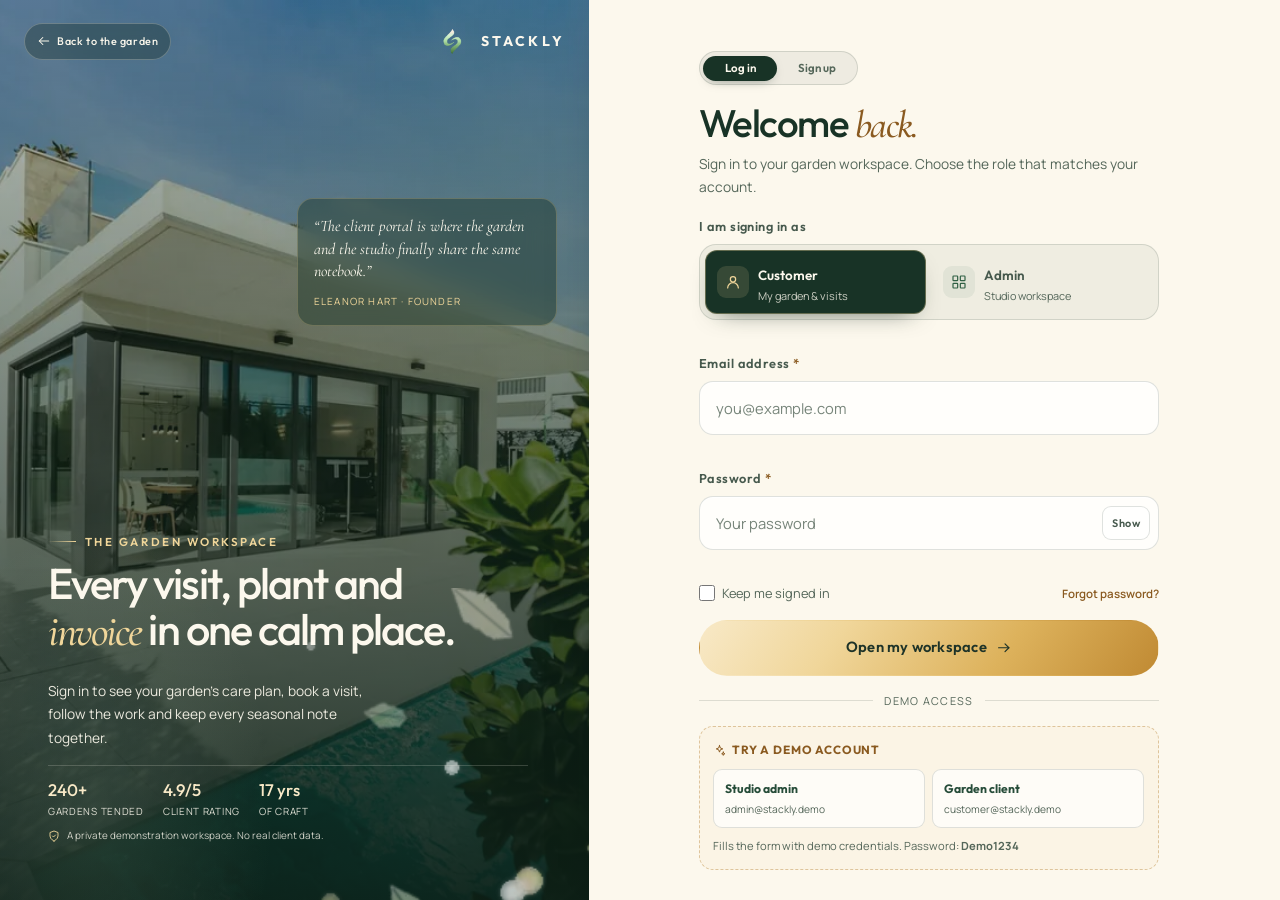
<file: login.html>
<!DOCTYPE html>
<html lang="en">
<head>
  <meta charset="UTF-8">
  <meta name="viewport" content="width=device-width, initial-scale=1">
  <title>Log In — Stackly Gardens &amp; Landscaping</title>
  <meta name="description" content="Sign in to your Stackly garden workspace. Demo access for garden clients and studio administrators.">
  <meta name="theme-color" content="#183326">
  <link rel="icon" type="image/webp" href="assets/img/logo.webp">
  <link rel="preconnect" href="https://fonts.googleapis.com">
  <link rel="preconnect" href="https://fonts.gstatic.com" crossorigin>
  <link href="https://fonts.googleapis.com/css2?family=Cormorant+Garamond:ital,wght@0,400;0,500;1,400;1,500&family=Manrope:wght@400;500;600;700&family=Outfit:wght@300;400;500;600;700&display=swap" rel="stylesheet">
  <link rel="stylesheet" href="assets/css/base.css">
  <link rel="stylesheet" href="assets/css/pages.css">
  <link rel="stylesheet" href="assets/css/hover.css">
</head>
<body data-page="login">
  <main class="auth-page" id="main">
    <!-- ================= VISUAL ================= -->
    <section class="auth-visual" aria-labelledby="auth-visual-title">
      <img class="auth-bg" src="assets/img/home-luxury.webp" alt="A luxurious private garden in soft evening light" width="1400" height="933" fetchpriority="high" decoding="async">
      <img class="auth-veil" src="assets/img/botanical-drift.webp" alt="" width="420" height="420" loading="lazy" decoding="async">

      <div class="auth-top">
        <a class="auth-back" href="index.html"><svg class="icon" aria-hidden="true"><use href="#i-arrowLeft"></use></svg> Back to the garden</a>
        <a class="auth-brand" href="index.html" aria-label="Stackly Gardens and Landscaping — home">
          <span class="brand-mark"><img src="assets/img/logo.webp" alt="" width="25" height="25"></span>
          <b>STACKLY</b>
        </a>
      </div>

      <div class="auth-quote">
        <p>“The client portal is where the garden and the studio finally share the same notebook.”</p>
        <span>Eleanor Hart · Founder</span>
      </div>

      <div class="auth-visual-content">
        <span class="eyebrow eyebrow--light">The garden workspace</span>
        <h1 id="auth-visual-title">Every visit, plant and <em>invoice</em> in one calm place.</h1>
        <p>Sign in to see your garden's care plan, book a visit, follow the work and keep every seasonal note together.</p>
        <div class="auth-visual-stats">
          <div><b>240+</b><span>Gardens tended</span></div>
          <div><b>4.9/5</b><span>Client rating</span></div>
          <div><b>17 yrs</b><span>Of craft</span></div>
        </div>
        <span class="auth-visual-mobile-note"><svg class="icon" aria-hidden="true"><use href="#i-shield"></use></svg> A private demonstration workspace. No real client data.</span>
      </div>
    </section>

    <!-- ================= PANEL ================= -->
    <section class="auth-panel" aria-labelledby="auth-title">
      <div class="auth-panel-inner">
        <div class="auth-panel-head">
          <a class="auth-brand-mobile" href="index.html" aria-label="Stackly Gardens and Landscaping — home">
            <span class="brand-mark"><img src="assets/img/logo.webp" alt="" width="24" height="24"></span>
            <b>STACKLY</b>
          </a>
          <div class="auth-switch" role="group" aria-label="Account access">
            <a class="is-active" href="login.html" aria-current="page">Log in</a>
            <a href="signup.html">Sign up</a>
          </div>
        </div>

        <h2 id="auth-title">Welcome <em>back.</em></h2>
        <p class="auth-sub">Sign in to your garden workspace. Choose the role that matches your account.</p>

        <form class="auth-form" id="login-form" novalidate>
          <div class="field">
            <span class="form-label" id="login-role-label">I am signing in as</span>
            <div class="role-switch" role="radiogroup" aria-labelledby="login-role-label">
              <label class="role-opt">
                <input type="radio" name="role" value="customer" checked>
                <i><svg class="icon" aria-hidden="true"><use href="#i-user"></use></svg></i>
                <span><b>Customer</b><small>My garden &amp; visits</small></span>
              </label>
              <label class="role-opt">
                <input type="radio" name="role" value="admin">
                <i><svg class="icon" aria-hidden="true"><use href="#i-grid"></use></svg></i>
                <span><b>Admin</b><small>Studio workspace</small></span>
              </label>
            </div>
            <p class="field-error" aria-live="polite"></p>
          </div>

          <div class="field">
            <label class="form-label" for="login-email">Email address <span class="req">*</span></label>
            <input class="input" id="login-email" name="email" type="email" inputmode="email" autocomplete="email" placeholder="you@example.com" data-validate="email" required aria-describedby="login-email-error">
            <p class="field-error" id="login-email-error" aria-live="polite"></p>
          </div>

          <div class="field">
            <label class="form-label" for="login-password">Password <span class="req">*</span></label>
            <div class="password-wrap">
              <input class="input" id="login-password" name="password" type="password" autocomplete="current-password" placeholder="Your password" data-validate="password" required aria-describedby="login-password-error">
              <button class="pass-toggle" type="button" data-password-toggle="login-password" aria-label="Show password">Show</button>
            </div>
            <p class="field-error" id="login-password-error" aria-live="polite"></p>
          </div>

          <div class="auth-row">
            <label class="form-note" style="align-items:center;gap:.45rem">
              <input type="checkbox" name="remember" style="width:16px;height:16px;accent-color:var(--forest-700);margin:0">
              <span>Keep me signed in</span>
            </label>
            <button class="auth-forgot" type="button" data-forgot-password>Forgot password?</button>
          </div>

          <button class="button auth-submit button--block" type="submit">Open my workspace <svg class="icon" aria-hidden="true"><use href="#i-arrowRight"></use></svg></button>

          <div class="auth-divider">Demo access</div>

          <div class="demo-box">
            <strong><svg class="icon" aria-hidden="true"><use href="#i-sparkles"></use></svg> Try a demo account</strong>
            <div class="demo-grid">
              <button class="demo-chip" type="button" data-demo-fill data-demo-email="admin@stackly.demo" data-demo-password="Demo1234" data-demo-role="admin">
                <b>Studio admin</b>
                <span>admin@stackly.demo</span>
              </button>
              <button class="demo-chip" type="button" data-demo-fill data-demo-email="customer@stackly.demo" data-demo-password="Demo1234" data-demo-role="customer">
                <b>Garden client</b>
                <span>customer@stackly.demo</span>
              </button>
            </div>
            <p class="demo-note">Fills the form with demo credentials. Password: <b>Demo1234</b></p>
          </div>

          <div class="auth-security">
            <svg class="icon" aria-hidden="true"><use href="#i-lock"></use></svg>
            Demonstration only — accounts are stored locally in your browser.
          </div>
        </form>
      </div>
    </section>
  </main>

  <script src="assets/js/site.js"></script>
</body>
</html>
</file>
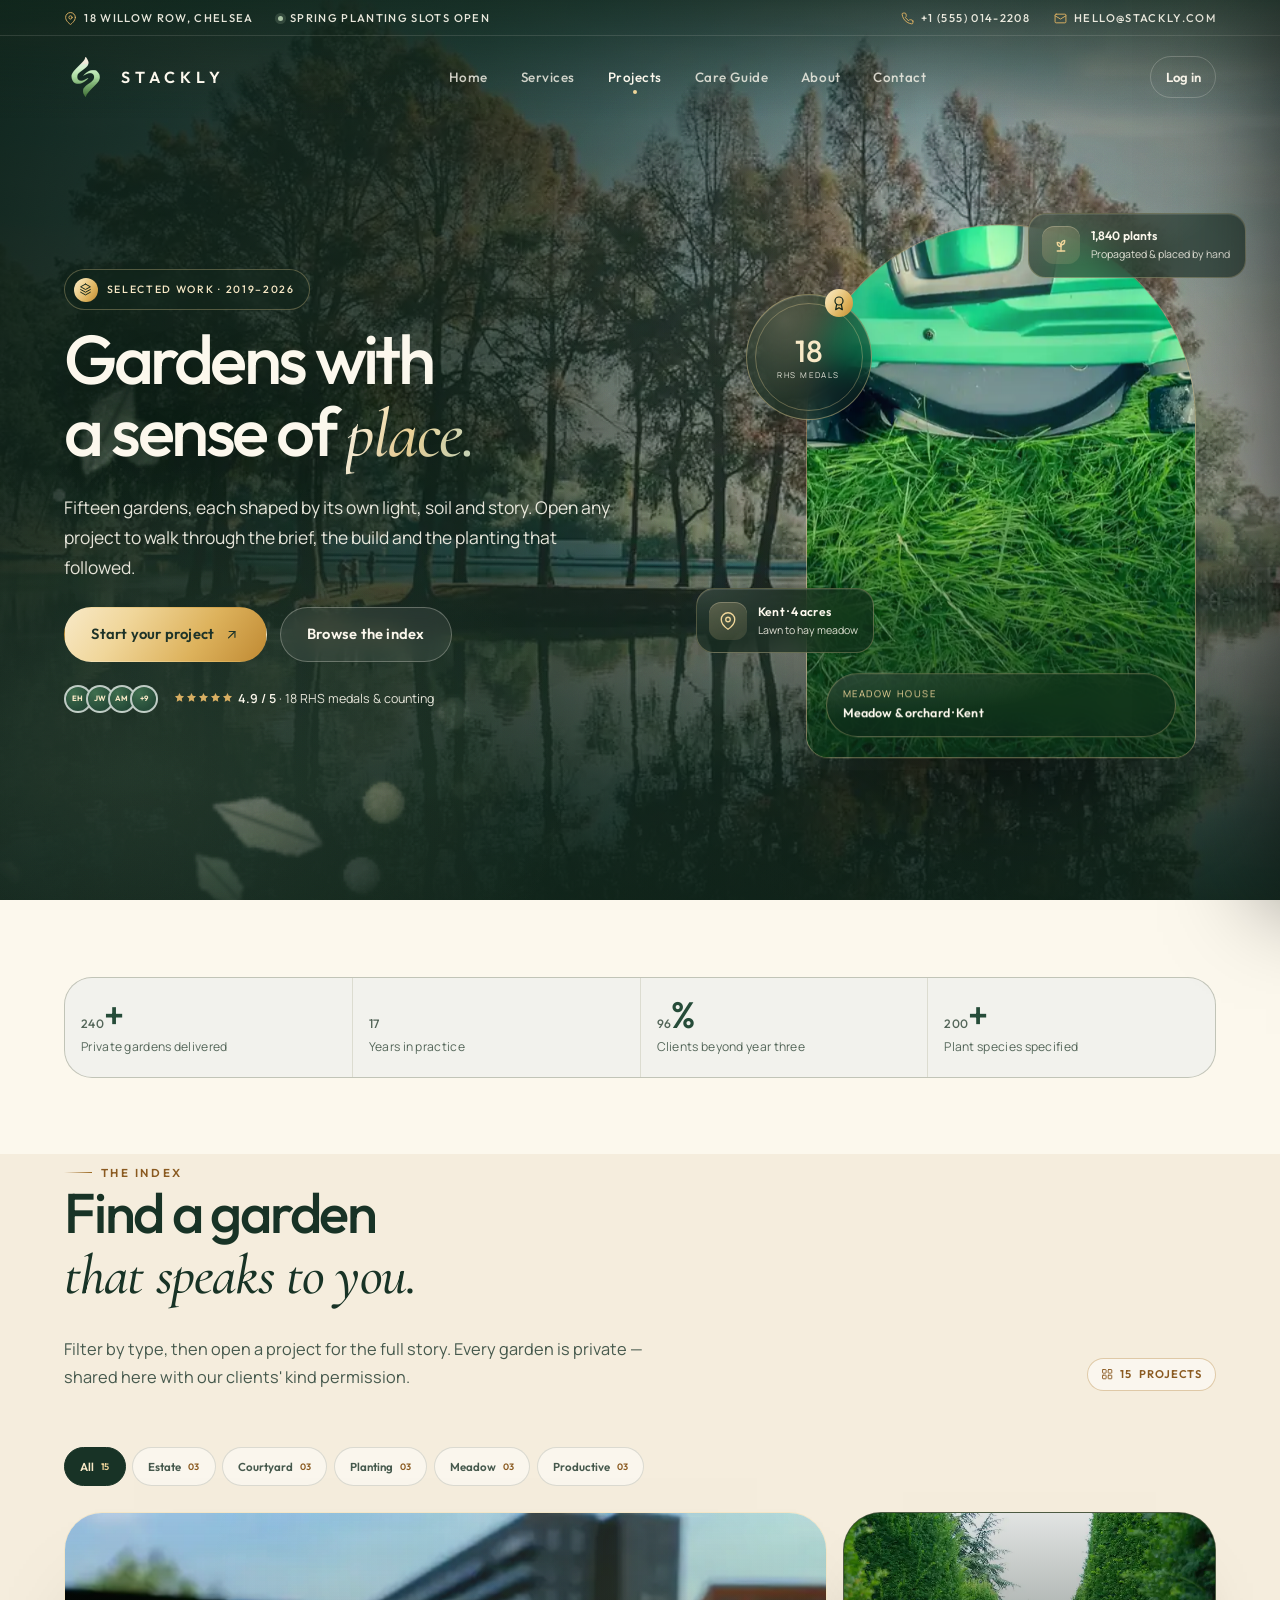
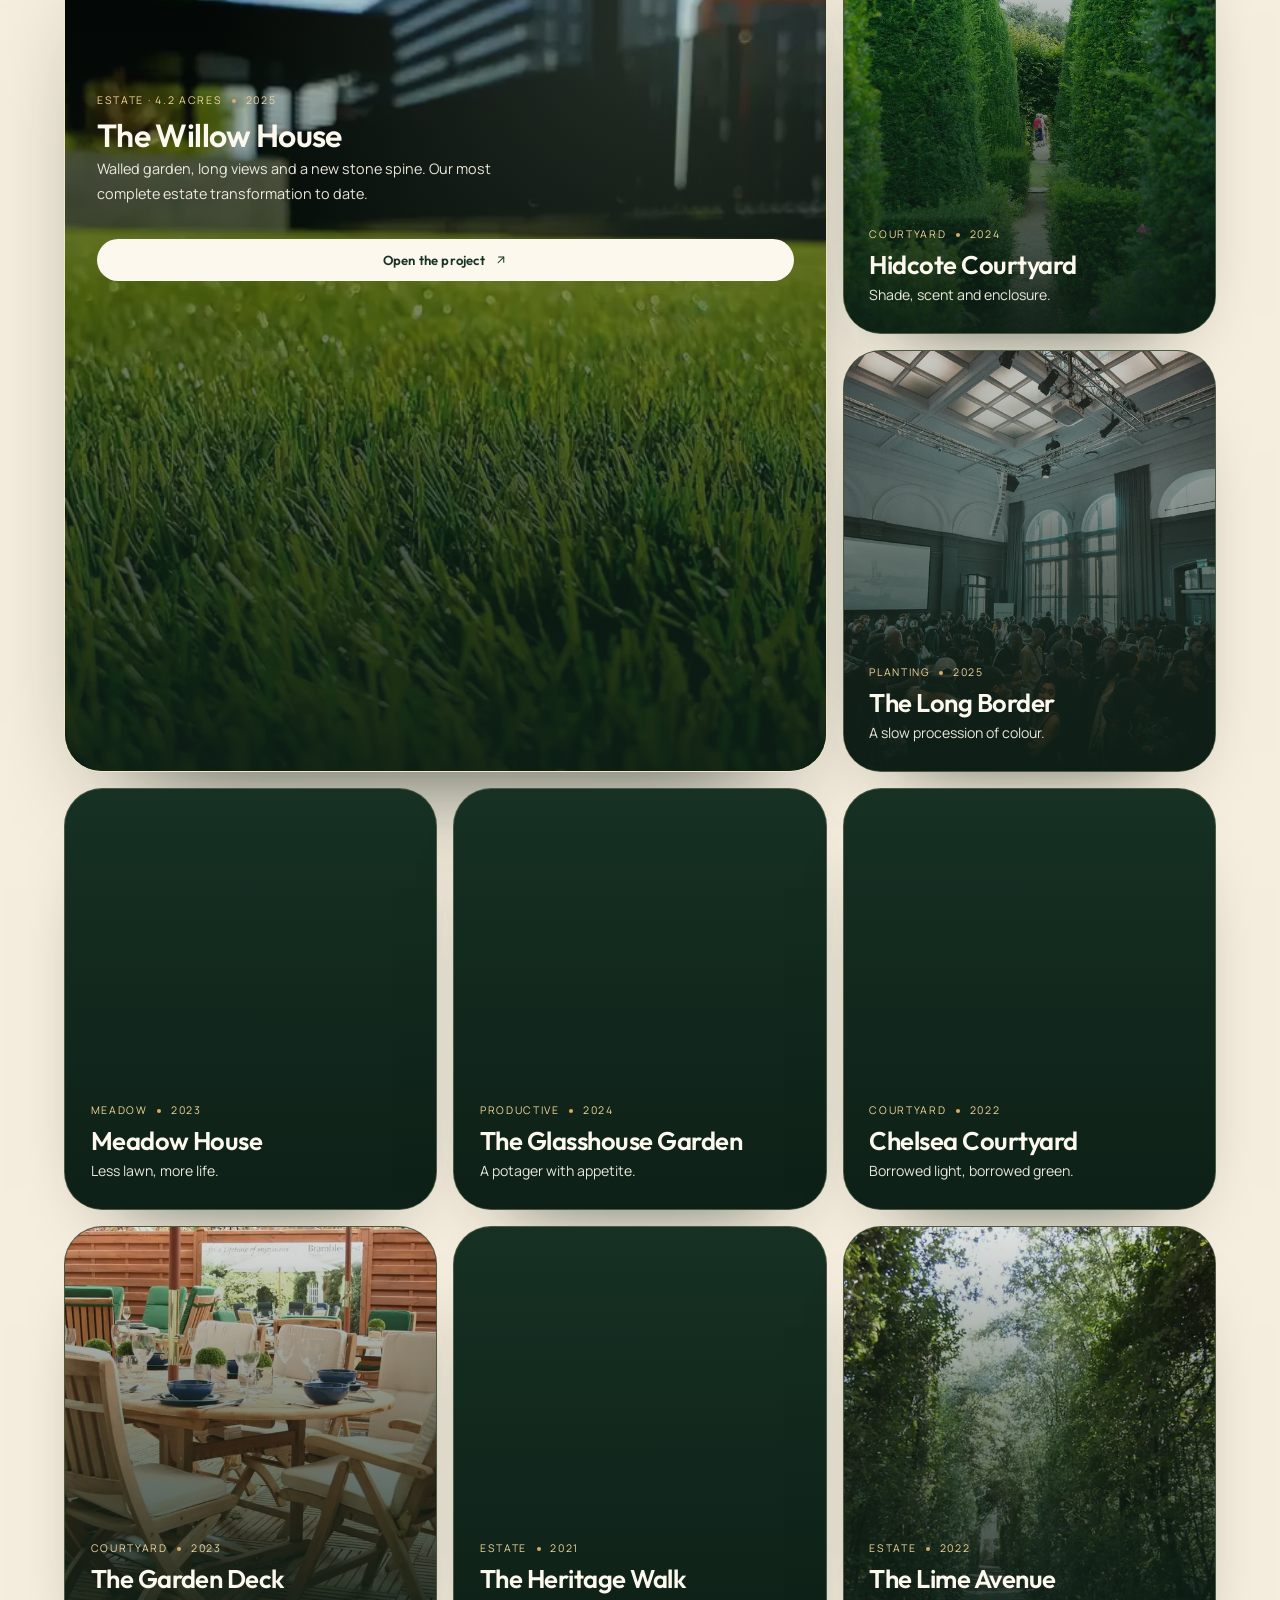
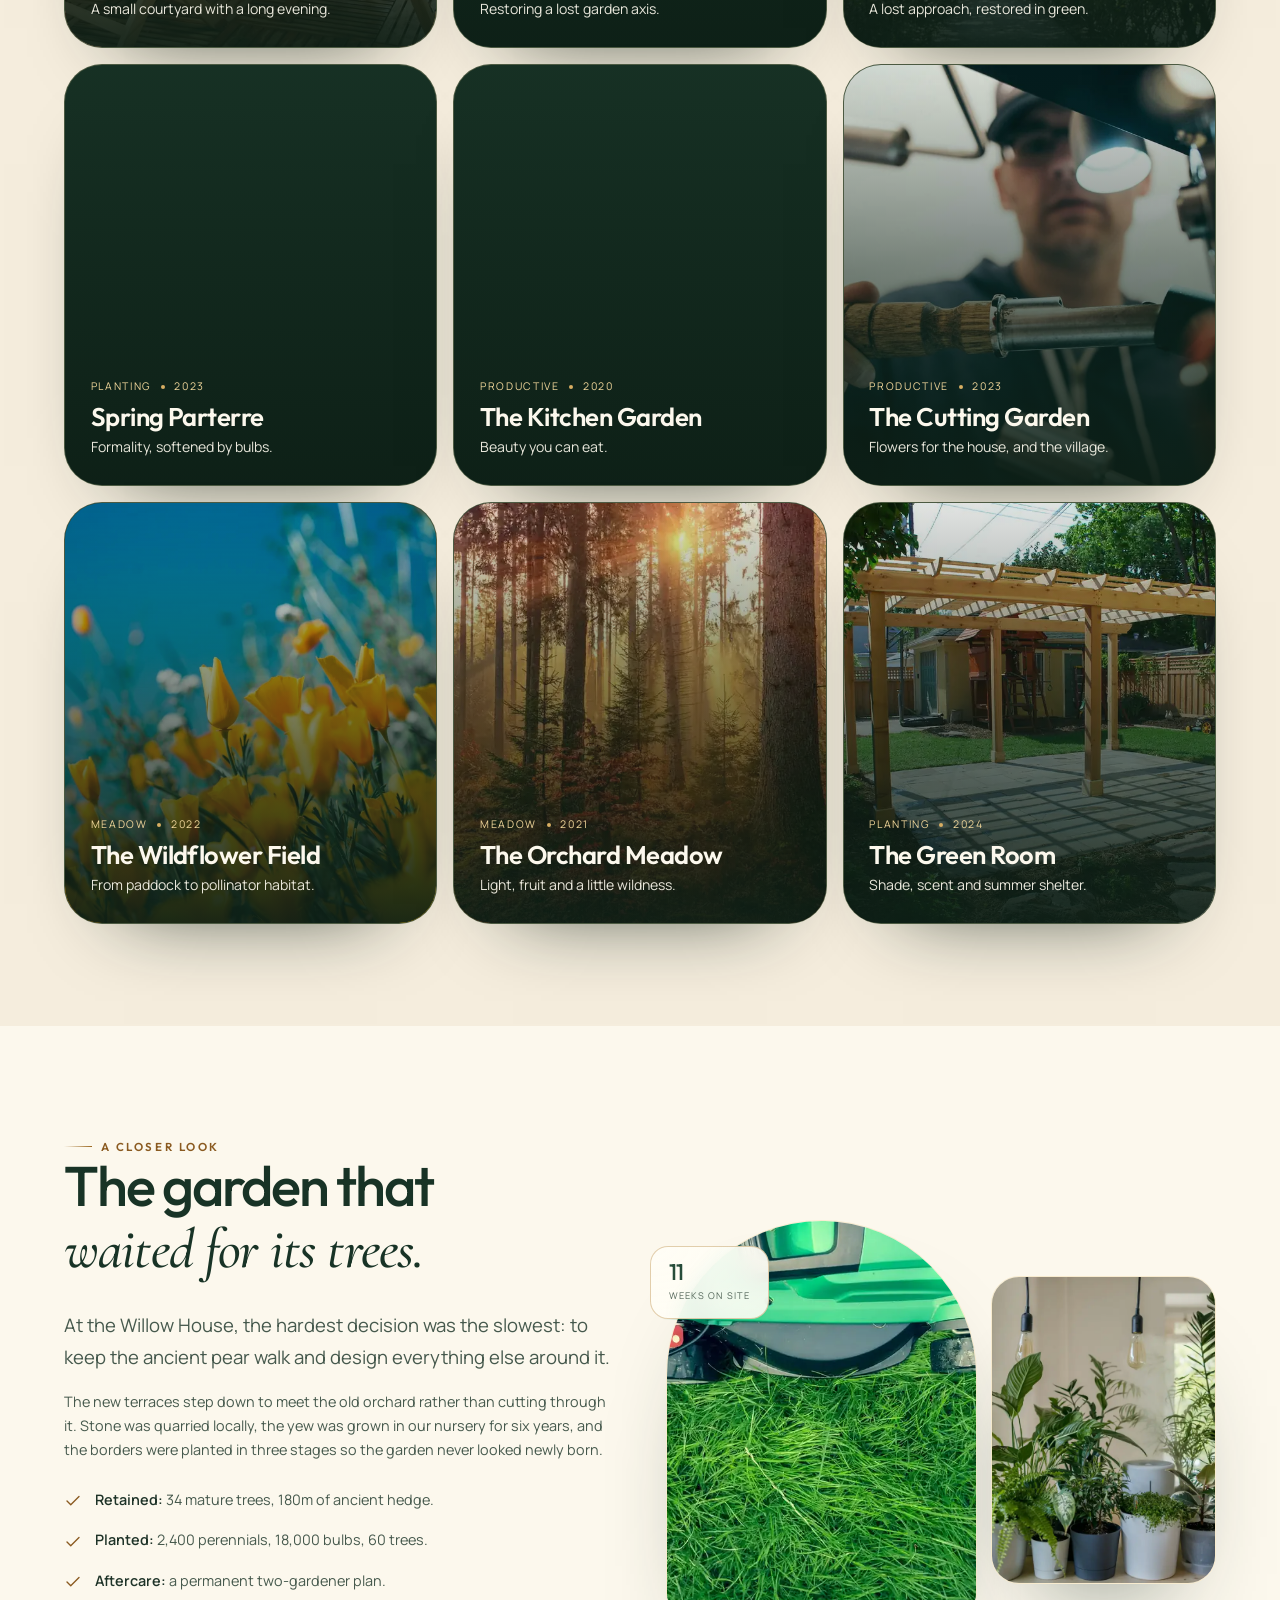
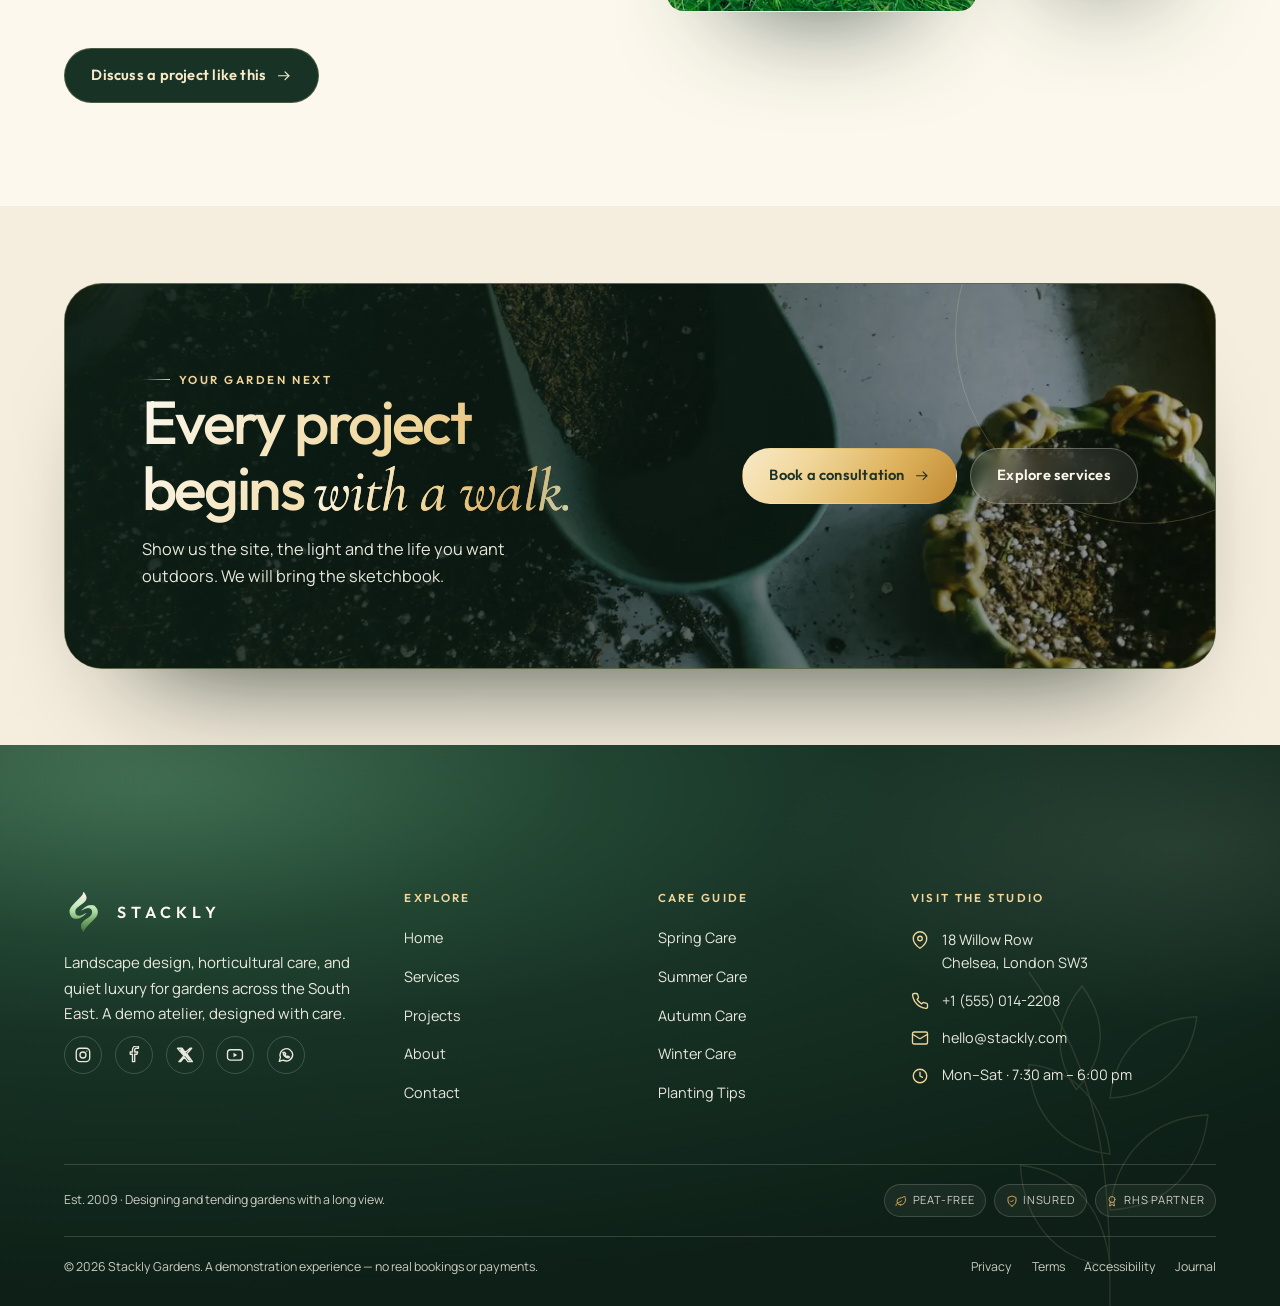
<file: projects.html>
<!DOCTYPE html>
<html lang="en">
<head>
  <meta charset="UTF-8">
  <meta name="viewport" content="width=device-width, initial-scale=1">
  <title>Projects — Stackly Gardens &amp; Landscaping</title>
  <meta name="description" content="Explore private estate gardens, courtyards, meadows and productive landscapes designed and built by Stackly Gardens.">
  <meta name="theme-color" content="#183326">
  <link rel="icon" type="image/webp" href="assets/img/logo.webp">
  <link rel="preconnect" href="https://fonts.googleapis.com">
  <link rel="preconnect" href="https://fonts.gstatic.com" crossorigin>
  <link href="https://fonts.googleapis.com/css2?family=Cormorant+Garamond:ital,wght@0,400;0,500;1,400;1,500&family=Manrope:wght@400;500;600;700&family=Outfit:wght@300;400;500;600;700&display=swap" rel="stylesheet">
  <link rel="stylesheet" href="assets/css/base.css">
  <link rel="stylesheet" href="assets/css/pages.css">
  <link rel="stylesheet" href="assets/css/hover.css">
</head>
<body data-page="projects">
  <div data-site-header></div>

  <main id="main">
    <!-- ================= HERO ================= -->
    <section class="hero" aria-labelledby="hero-title">
      <div class="hero-media">
        <img src="assets/img/hero-projects.webp" alt="A structured garden with stone, water and layered green planting" width="917" height="778" fetchpriority="high" decoding="async">
      </div>
      <div class="hero-veil" aria-hidden="true">
        <img src="assets/img/veil-light.webp" alt="" width="420" height="280" loading="lazy" decoding="async">
      </div>
      <div class="hero-veil hero-veil--left" aria-hidden="true">
        <img src="assets/img/botanical-drift.webp" alt="" width="256" height="256" loading="lazy" decoding="async">
      </div>
      <div class="hero-grain" aria-hidden="true"></div>

      <div class="container hero-inner">
        <div class="hero-copy">
          <span class="hero-badge"><i><svg class="icon" aria-hidden="true"><use href="#i-layers"></use></svg></i> Selected work · 2019–2026</span>
          <h1 class="hero-title" id="hero-title">
            <span class="line"><span style="--i:0">Gardens with</span></span>
            <span class="line"><span style="--i:1">a sense of <em>place.</em></span></span>
          </h1>
          <p class="hero-lede">Fifteen gardens, each shaped by its own light, soil and story. Open any project to walk through the brief, the build and the planting that followed.</p>

          <div class="button-row">
            <a class="button" href="contact.html">Start your project <svg class="icon" aria-hidden="true"><use href="#i-arrowUpRight"></use></svg></a>
            <a class="button button--ghost" href="#project-index">Browse the index</a>
          </div>

          <div class="hero-trust">
            <div class="hero-avatars" aria-hidden="true"><span>EH</span><span>JW</span><span>AM</span><span>+9</span></div>
            <p><span class="stars" aria-hidden="true"><svg class="icon icon--fill"><use href="#i-star"></use></svg><svg class="icon icon--fill"><use href="#i-star"></use></svg><svg class="icon icon--fill"><use href="#i-star"></use></svg><svg class="icon icon--fill"><use href="#i-star"></use></svg><svg class="icon icon--fill"><use href="#i-star"></use></svg></span><b>4.9 / 5</b> · 18 RHS medals &amp; counting</p>
          </div>
        </div>

        <div class="hero-visual">
          <div class="hero-arch">
            <img src="assets/img/garden-forest.webp" alt="A shaded woodland garden with ferns, stone and filtered light" width="990" height="655" fetchpriority="high" decoding="async">
            <div class="hero-arch-note">
              <div><span>Meadow House</span><strong>Meadow &amp; orchard · Kent</strong></div>
              <svg class="icon" aria-hidden="true"><use href="#i-arrowUpRight"></use></svg>
            </div>
          </div>
          <div class="hero-medallion" aria-label="Eighteen RHS medals">
            <b>18</b>
            <span>RHS medals</span>
            <i><svg class="icon" aria-hidden="true"><use href="#i-award"></use></svg></i>
          </div>
          <div class="hero-chip hero-chip--one">
            <i><svg class="icon" aria-hidden="true"><use href="#i-mapPin"></use></svg></i>
            <div><strong>Kent · 4 acres</strong><span>Lawn to hay meadow</span></div>
          </div>
          <div class="hero-chip hero-chip--two">
            <i><svg class="icon" aria-hidden="true"><use href="#i-sprout"></use></svg></i>
            <div><strong>1,840 plants</strong><span>Propagated &amp; placed by hand</span></div>
          </div>
        </div>
      </div>

    </section>

    <!-- ================= STATS ================= -->
    <section class="section section--tight" aria-label="Studio at a glance">
      <div class="container">
        <div class="stat-band reveal">
          <div class="stat"><strong><span data-count="240">0</span>+</strong><span>Private gardens delivered</span></div>
          <div class="stat"><strong><span data-count="17">0</span></strong><span>Years in practice</span></div>
          <div class="stat"><strong><span data-count="96">0</span>%</strong><span>Clients beyond year three</span></div>
          <div class="stat"><strong><span data-count="200">0</span>+</strong><span>Plant species specified</span></div>
        </div>
      </div>
    </section>

    <!-- ================= PROJECT INDEX ================= -->
    <section class="section section--cream section--flush-top" id="project-index" aria-labelledby="index-title">
      <div class="container">
        <div class="section-head section-head--split">
          <div>
            <span class="eyebrow">The index</span>
            <h2 class="section-title" id="index-title">Find a garden <span class="serif-accent">that speaks to you.</span></h2>
            <p style="margin-top:.7rem">Filter by type, then open a project for the full story. Every garden is private — shared here with our clients' kind permission.</p>
          </div>
          <span class="chip" aria-hidden="true"><svg class="icon" aria-hidden="true"><use href="#i-grid"></use></svg> <span data-filter-count="projects">15</span> projects</span>
        </div>

        <div class="filter-bar" data-filter-group="projects" role="group" aria-label="Filter projects by type">
          <button class="filter-btn is-active" type="button" data-filter="all" aria-pressed="true">All <span>15</span></button>
          <button class="filter-btn" type="button" data-filter="estate" aria-pressed="false">Estate <span>03</span></button>
          <button class="filter-btn" type="button" data-filter="courtyard" aria-pressed="false">Courtyard <span>03</span></button>
          <button class="filter-btn" type="button" data-filter="planting" aria-pressed="false">Planting <span>03</span></button>
          <button class="filter-btn" type="button" data-filter="meadow" aria-pressed="false">Meadow <span>03</span></button>
          <button class="filter-btn" type="button" data-filter="productive" aria-pressed="false">Productive <span>03</span></button>
        </div>

        <div class="project-showcase" data-filter-target="projects">
          <a class="project-large" href="projects.html" role="button" data-project-open data-category="estate"
             data-image="assets/img/garden-estate.webp"
             data-gallery="garden-estate.webp,garden-hedge.webp,garden-pergola.webp,garden-path.webp"
             data-title="The Willow House"
             data-kicker="Private estate · Cotswolds"
             data-text="A seventeenth-century house with a garden that had grown inward. We opened long views, restored the walled kitchen garden, and laid a new spine of yew and stone that makes the whole estate feel inevitable."
             data-location="Gloucestershire"
             data-year="2025"
             data-scope="Masterplan, hard landscape, planting, lighting">
            <img src="assets/img/garden-estate.webp" alt="The Willow House estate garden with clipped hedges and long views" width="1170" height="658" loading="lazy" decoding="async">
            <div class="project-large-body">
              <div class="project-meta"><span>Estate · 4.2 acres</span><i></i><span>2025</span></div>
              <h3>The Willow House</h3>
              <p>Walled garden, long views and a new stone spine. Our most complete estate transformation to date.</p>
              <span class="button button--light button--sm">Open the project <svg class="icon" aria-hidden="true"><use href="#i-arrowUpRight"></use></svg></span>
            </div>
          </a>

          <a class="project-card" href="projects.html" role="button" data-project-open data-category="courtyard"
             data-image="assets/img/garden-hidcote.webp"
             data-gallery="garden-hidcote.webp,garden-heritage.webp,garden-moss.webp"
             data-title="Hidcote Courtyard"
             data-kicker="Courtyard · Gloucestershire"
             data-text="A tiny, north-facing courtyard transformed into a green room. Moss, ferns and clipped box carry the winter; scented daphne and white foxgloves bring it alive in early summer."
             data-location="Hidcote"
             data-year="2024"
             data-scope="Courtyard design, planting, water bowl">
            <img src="assets/img/garden-hidcote.webp" alt="A narrow formal garden with clipped planting and a stone path" width="685" height="1023" loading="lazy" decoding="async">
            <div class="project-body">
              <div class="project-meta"><span>Courtyard</span><i></i><span>2024</span></div>
              <h3>Hidcote Courtyard</h3>
              <p>Shade, scent and enclosure.</p>
              <span class="project-arrow" aria-hidden="true"><svg class="icon"><use href="#i-arrowUpRight"></use></svg></span>
            </div>
          </a>

          <a class="project-card" href="projects.html" role="button" data-project-open data-category="planting"
             data-image="assets/img/flower-garden.webp"
             data-gallery="flower-garden.webp,flower-bloom.webp,garden-spring.webp"
             data-title="The Long Border"
             data-kicker="Planting · Sussex"
             data-text="Eighty metres of border rebuilt around a simple idea: colour should travel, not shout. A matrix of grasses and umbellifers holds a slow procession of perennials from May to October."
             data-location="West Sussex"
             data-year="2025"
             data-scope="Planting plan, soil renewal, bulb layers">
            <img src="assets/img/flower-garden.webp" alt="A long flower border in full, layered colour" width="1000" height="666" loading="lazy" decoding="async">
            <div class="project-body">
              <div class="project-meta"><span>Planting</span><i></i><span>2025</span></div>
              <h3>The Long Border</h3>
              <p>A slow procession of colour.</p>
              <span class="project-arrow" aria-hidden="true"><svg class="icon"><use href="#i-arrowUpRight"></use></svg></span>
            </div>
          </a>

          <a class="project-card" href="projects.html" role="button" data-project-open data-category="meadow"
             data-image="assets/img/garden-meadow.webp"
             data-gallery="garden-meadow.webp,flower-field.webp,forest-light.webp"
             data-title="Meadow House"
             data-kicker="Meadow · Kent"
             data-text="Four acres of close-mown lawn became a hay meadow with a mown path to the orchard. The first spring brought ox-eye daisies, yellow rattle and a quiet hum of insects."
             data-location="Kent"
             data-year="2023"
             data-scope="Meadow conversion, orchard, path mowing">
            <img src="assets/img/garden-meadow.webp" alt="A wildflower meadow with a mown path leading to trees" width="1100" height="734" loading="lazy" decoding="async">
            <div class="project-body">
              <div class="project-meta"><span>Meadow</span><i></i><span>2023</span></div>
              <h3>Meadow House</h3>
              <p>Less lawn, more life.</p>
              <span class="project-arrow" aria-hidden="true"><svg class="icon"><use href="#i-arrowUpRight"></use></svg></span>
            </div>
          </a>

          <a class="project-card" href="projects.html" role="button" data-project-open data-category="productive"
             data-image="assets/img/garden-greenhouse.webp"
             data-gallery="garden-greenhouse.webp,greenhouse-plants.webp,garden-kitchen.webp"
             data-title="The Glasshouse Garden"
             data-kicker="Productive · Surrey"
             data-text="A working garden wrapped around an old glasshouse. Gravelled standing beds, espaliered fruit and a herb run make the productive space feel ornamental all year."
             data-location="Surrey"
             data-year="2024"
             data-scope="Potager, glasshouse restoration, irrigation">
            <img src="assets/img/garden-greenhouse.webp" alt="A glasshouse at the centre of a productive kitchen garden" width="1000" height="667" loading="lazy" decoding="async">
            <div class="project-body">
              <div class="project-meta"><span>Productive</span><i></i><span>2024</span></div>
              <h3>The Glasshouse Garden</h3>
              <p>A potager with appetite.</p>
              <span class="project-arrow" aria-hidden="true"><svg class="icon"><use href="#i-arrowUpRight"></use></svg></span>
            </div>
          </a>

          <a class="project-card" href="projects.html" role="button" data-project-open data-category="courtyard"
             data-image="assets/img/home-courtyard.webp"
             data-gallery="home-courtyard.webp,garden-moss.webp,plant-pot.webp"
             data-title="Chelsea Courtyard"
             data-kicker="Courtyard · London"
             data-text="A pocket-sized London courtyard made to feel twice its size. Mirrors, ferns and a single multi-stem tree borrow light from the house and give the small space a green horizon."
             data-location="Chelsea, London"
             data-year="2022"
             data-scope="Small-space design, containers, lighting">
            <img src="assets/img/home-courtyard.webp" alt="A compact courtyard with pots, soft planting and warm lighting" width="1080" height="905" loading="lazy" decoding="async">
            <div class="project-body">
              <div class="project-meta"><span>Courtyard</span><i></i><span>2022</span></div>
              <h3>Chelsea Courtyard</h3>
              <p>Borrowed light, borrowed green.</p>
              <span class="project-arrow" aria-hidden="true"><svg class="icon"><use href="#i-arrowUpRight"></use></svg></span>
            </div>
          </a>

          <a class="project-card" href="projects.html" role="button" data-project-open data-category="courtyard"
             data-image="assets/img/garden-deck.webp"
             data-gallery="garden-deck.webp,plant-pot.webp,garden-moss.webp"
             data-title="The Garden Deck"
             data-kicker="Courtyard · London"
             data-text="A shaded deck courtyard edged with ferns and clipped box. A narrow water bowl catches the sky, while warm lighting lets the room carry on into the evening."
             data-location="Fulham, London"
             data-year="2023"
             data-scope="Courtyard layout, containers, lighting">
            <img src="assets/img/garden-deck.webp" alt="A small courtyard with a timber deck and layered container planting" width="1000" height="667" loading="lazy" decoding="async">
            <div class="project-body">
              <div class="project-meta"><span>Courtyard</span><i></i><span>2023</span></div>
              <h3>The Garden Deck</h3>
              <p>A small courtyard with a long evening.</p>
              <span class="project-arrow" aria-hidden="true"><svg class="icon"><use href="#i-arrowUpRight"></use></svg></span>
            </div>
          </a>

          <a class="project-card" href="projects.html" role="button" data-project-open data-category="estate"
             data-image="assets/img/garden-heritage.webp"
             data-gallery="garden-heritage.webp,garden-path.webp,garden-hedge.webp"
             data-title="The Heritage Walk"
             data-kicker="Estate · Oxfordshire"
             data-text="A forgotten axis restored with a new lime walk, pleached limes and a sequence of stone seats. The walk now carries the eye from the house to the old orchard and back again."
             data-location="Oxfordshire"
             data-year="2021"
             data-scope="Axis restoration, pleaching, stonework">
            <img src="assets/img/garden-heritage.webp" alt="A formal heritage garden walk with clipped trees and stone edging" width="900" height="602" loading="lazy" decoding="async">
            <div class="project-body">
              <div class="project-meta"><span>Estate</span><i></i><span>2021</span></div>
              <h3>The Heritage Walk</h3>
              <p>Restoring a lost garden axis.</p>
              <span class="project-arrow" aria-hidden="true"><svg class="icon"><use href="#i-arrowUpRight"></use></svg></span>
            </div>
          </a>

          <a class="project-card" href="projects.html" role="button" data-project-open data-category="estate"
             data-image="assets/img/garden-boboli.webp"
             data-gallery="garden-boboli.webp,garden-path.webp,garden-hedge.webp"
             data-title="The Lime Avenue"
             data-kicker="Estate · Hampshire"
             data-text="A new lime avenue gives a long, green room to a house that had lost its approach. Pleached limes, stone gateways and a sequence of clipped hedges restore the arrival."
             data-location="Hampshire"
             data-year="2022"
             data-scope="Avenue planting, hedging, gateways">
            <img src="assets/img/garden-boboli.webp" alt="A formal estate garden with mature trees and clipped hedges" width="1000" height="667" loading="lazy" decoding="async">
            <div class="project-body">
              <div class="project-meta"><span>Estate</span><i></i><span>2022</span></div>
              <h3>The Lime Avenue</h3>
              <p>A lost approach, restored in green.</p>
              <span class="project-arrow" aria-hidden="true"><svg class="icon"><use href="#i-arrowUpRight"></use></svg></span>
            </div>
          </a>

          <a class="project-card" href="projects.html" role="button" data-project-open data-category="planting"
             data-image="assets/img/garden-spring.webp"
             data-gallery="garden-spring.webp,flower-bloom.webp,garden-design.webp"
             data-title="Spring Parterre"
             data-kicker="Planting · Berkshire"
             data-text="A formal parterre loosened with bulbs and self-seeders. Tulips give the first movement, alliums carry the handover, and nepeta softens every edge by June."
             data-location="Berkshire"
             data-year="2023"
             data-scope="Parterre planting, bulbs, low hedging">
            <img src="assets/img/garden-spring.webp" alt="A spring garden with fresh green planting and formal structure" width="1200" height="800" loading="lazy" decoding="async">
            <div class="project-body">
              <div class="project-meta"><span>Planting</span><i></i><span>2023</span></div>
              <h3>Spring Parterre</h3>
              <p>Formality, softened by bulbs.</p>
              <span class="project-arrow" aria-hidden="true"><svg class="icon"><use href="#i-arrowUpRight"></use></svg></span>
            </div>
          </a>

          <a class="project-card" href="projects.html" role="button" data-project-open data-category="productive"
             data-image="assets/img/garden-kitchen.webp"
             data-gallery="garden-kitchen.webp,garden-tools.webp,greenhouse-plants.webp"
             data-title="The Kitchen Garden"
             data-kicker="Productive · Sussex"
             data-text="A walled kitchen garden replanned for cut flowers, soft fruit and four-season vegetables. The paths are wide enough for a barrow; the beds are close enough to graze."
             data-location="West Sussex"
             data-year="2020"
             data-scope="Potager layout, fruit cage, cut-flower beds">
            <img src="assets/img/garden-kitchen.webp" alt="A productive kitchen garden with neat beds and paths" width="1000" height="667" loading="lazy" decoding="async">
            <div class="project-body">
              <div class="project-meta"><span>Productive</span><i></i><span>2020</span></div>
              <h3>The Kitchen Garden</h3>
              <p>Beauty you can eat.</p>
              <span class="project-arrow" aria-hidden="true"><svg class="icon"><use href="#i-arrowUpRight"></use></svg></span>
            </div>
          </a>

          <a class="project-card" href="projects.html" role="button" data-project-open data-category="productive"
             data-image="assets/img/garden-tools.webp"
             data-gallery="garden-tools.webp,garden-shed.webp,greenhouse-plants.webp"
             data-title="The Cutting Garden"
             data-kicker="Productive · Kent"
             data-text="A working cut-flower garden tucked behind an old tool shed. Straight rows give way to a loose, generous mix of annuals and perennials for the house and the village church."
             data-location="Kent"
             data-year="2023"
             data-scope="Cut-flower beds, shed, irrigation">
            <img src="assets/img/garden-tools.webp" alt="A productive cutting garden with tools and rows of flowers" width="1000" height="667" loading="lazy" decoding="async">
            <div class="project-body">
              <div class="project-meta"><span>Productive</span><i></i><span>2023</span></div>
              <h3>The Cutting Garden</h3>
              <p>Flowers for the house, and the village.</p>
              <span class="project-arrow" aria-hidden="true"><svg class="icon"><use href="#i-arrowUpRight"></use></svg></span>
            </div>
          </a>

          <a class="project-card" href="projects.html" role="button" data-project-open data-category="meadow"
             data-image="assets/img/flower-field.webp"
             data-gallery="flower-field.webp,garden-meadow.webp,botanical-drift.webp"
             data-title="The Wildflower Field"
             data-kicker="Meadow · Kent"
             data-text="A former pony paddock sown with a locally sourced wildflower mix. Three years on, the field supports 26 recorded pollinator species and a hay crop that feeds the village."
             data-location="Kent"
             data-year="2022"
             data-scope="Meadow sowing, hedgerow, access paths">
            <img src="assets/img/flower-field.webp" alt="A broad wildflower field in soft summer colour" width="1000" height="667" loading="lazy" decoding="async">
            <div class="project-body">
              <div class="project-meta"><span>Meadow</span><i></i><span>2022</span></div>
              <h3>The Wildflower Field</h3>
              <p>From paddock to pollinator habitat.</p>
              <span class="project-arrow" aria-hidden="true"><svg class="icon"><use href="#i-arrowUpRight"></use></svg></span>
            </div>
          </a>

          <a class="project-card" href="projects.html" role="button" data-project-open data-category="meadow"
             data-image="assets/img/forest-light.webp"
             data-gallery="forest-light.webp,garden-woods.webp,botanical-drift.webp"
             data-title="The Orchard Meadow"
             data-kicker="Meadow · Sussex"
             data-text="An old orchard undergrazed by rough grass was returned to a flower-rich meadow. Mown paths trace the fruit trees, and a late hay cut keeps the orchard floor open and full of light."
             data-location="West Sussex"
             data-year="2021"
             data-scope="Orchard meadow, mown paths, bulbs">
            <img src="assets/img/forest-light.webp" alt="A soft meadow beneath orchard trees with light filtering through" width="1000" height="667" loading="lazy" decoding="async">
            <div class="project-body">
              <div class="project-meta"><span>Meadow</span><i></i><span>2021</span></div>
              <h3>The Orchard Meadow</h3>
              <p>Light, fruit and a little wildness.</p>
              <span class="project-arrow" aria-hidden="true"><svg class="icon"><use href="#i-arrowUpRight"></use></svg></span>
            </div>
          </a>

          <a class="project-card" href="projects.html" role="button" data-project-open data-category="planting"
             data-image="assets/img/garden-pergola.webp"
             data-gallery="garden-pergola.webp,garden-green.webp,plant-collection.webp"
             data-title="The Green Room"
             data-kicker="Planting · Surrey"
             data-text="A pergola given over to climbers and foliage rather than flowers. Vines, jasmine and a canopy of leaves make a cool, scented room for the hottest weeks of summer."
             data-location="Surrey"
             data-year="2024"
             data-scope="Pergola planting, shade borders, seating">
            <img src="assets/img/garden-pergola.webp" alt="An oak pergola draped with climbing plants above a gravel path" width="1000" height="670" loading="lazy" decoding="async">
            <div class="project-body">
              <div class="project-meta"><span>Planting</span><i></i><span>2024</span></div>
              <h3>The Green Room</h3>
              <p>Shade, scent and summer shelter.</p>
              <span class="project-arrow" aria-hidden="true"><svg class="icon"><use href="#i-arrowUpRight"></use></svg></span>
            </div>
          </a>
        </div>

        <div class="dash-empty" data-filter-empty="projects" hidden>
          <i><svg class="icon" aria-hidden="true"><use href="#i-search"></use></svg></i>
          <b>No gardens in this collection yet</b>
          <p>Try another filter, or tell us what you are looking for — we may have the perfect reference.</p>
        </div>
      </div>
    </section>

    <!-- ================= FEATURED STORY ================= -->
    <section class="section" aria-labelledby="story-title">
      <div class="container">
        <div class="split split--reverse">
          <div class="split-media reveal" data-reveal="left">
            <div class="collage">
              <div class="collage-frame collage-frame--main">
                <img src="assets/img/garden-path.webp" alt="A stone path leading through a mature, layered garden" width="917" height="606" loading="lazy" decoding="async">
              </div>
              <div class="collage-frame collage-frame--side">
                <img src="assets/img/garden-hedge.webp" alt="A clipped hedge and deep border in a formal garden" width="1200" height="782" loading="lazy" decoding="async">
              </div>
              <div class="collage-badge" aria-hidden="true">
                <b>11</b>
                <span>Weeks on site</span>
              </div>
            </div>
          </div>
          <div class="split-copy reveal" data-reveal="right">
            <span class="eyebrow">A closer look</span>
            <h2 class="section-title" id="story-title">The garden that <span class="serif-accent">waited for its trees.</span></h2>
            <p class="lede">At the Willow House, the hardest decision was the slowest: to keep the ancient pear walk and design everything else around it.</p>
            <p style="color:var(--text-soft);font-size:.9rem">The new terraces step down to meet the old orchard rather than cutting through it. Stone was quarried locally, the yew was grown in our nursery for six years, and the borders were planted in three stages so the garden never looked newly born.</p>
            <ul class="split-list">
              <li><svg class="icon" aria-hidden="true"><use href="#i-check"></use></svg><span><b>Retained:</b> 34 mature trees, 180m of ancient hedge.</span></li>
              <li><svg class="icon" aria-hidden="true"><use href="#i-check"></use></svg><span><b>Planted:</b> 2,400 perennials, 18,000 bulbs, 60 trees.</span></li>
              <li><svg class="icon" aria-hidden="true"><use href="#i-check"></use></svg><span><b>Aftercare:</b> a permanent two-gardener plan.</span></li>
            </ul>
            <div class="button-row">
              <a class="button button--dark" href="contact.html">Discuss a project like this <svg class="icon" aria-hidden="true"><use href="#i-arrowRight"></use></svg></a>
            </div>
          </div>
        </div>
      </div>
    </section>

    <!-- ================= CTA ================= -->
    <section class="section section--cream section--tight" aria-labelledby="cta-title">
      <div class="container">
        <div class="cta-band reveal" data-reveal="scale">
          <img src="assets/img/garden-green.webp" alt="" width="1200" height="800" loading="lazy" decoding="async" aria-hidden="true">
          <div class="cta-inner">
            <div>
              <span class="eyebrow eyebrow--light">Your garden next</span>
              <h2 id="cta-title">Every project begins <span class="serif-accent" style="background: linear-gradient(110deg, #FBF7EC 0%, #F0D69A 45%, #D8AE62 75%, #C3D5BC 100%); -webkit-background-clip: text; background-clip: text; color: transparent; -webkit-text-fill-color: transparent;">with a walk.</span></h2>
              <p>Show us the site, the light and the life you want outdoors. We will bring the sketchbook.</p>
            </div>
            <div class="button-row">
              <a class="button" href="contact.html">Book a consultation <svg class="icon" aria-hidden="true"><use href="#i-arrowRight"></use></svg></a>
              <a class="button button--ghost" href="services.html">Explore services</a>
            </div>
          </div>
        </div>
      </div>
    </section>
  </main>

  <div data-site-footer></div>

  <!-- ================= PROJECT MODAL ================= -->
  <div class="modal-backdrop"></div>
  <div class="modal" id="project-modal" role="dialog" aria-modal="true" aria-labelledby="project-modal-title" hidden>
    <div class="modal-media">
      <img data-project-image src="assets/img/garden-estate.webp" alt="Selected Stackly garden project" width="1170" height="658">
      <button class="modal-close" type="button" data-modal-close aria-label="Close project">
        <svg class="icon" aria-hidden="true"><use href="#i-close"></use></svg>
      </button>
    </div>
    <div class="modal-body">
      <span class="modal-kicker" data-project-kicker>Signature project</span>
      <h3 id="project-modal-title" data-project-title>A Stackly garden</h3>
      <p data-project-text></p>
      <div class="modal-facts">
        <div><span>Location</span><b data-project-location>—</b></div>
        <div><span>Completed</span><b data-project-year>—</b></div>
        <div><span>Scope</span><b data-project-scope>—</b></div>
        <div><span>Studio</span><b>Stackly Gardens</b></div>
      </div>
      <div class="modal-gallery" data-project-gallery aria-label="Project gallery"></div>
      <div class="button-row">
        <a class="button button--dark" href="contact.html">Start a similar project <svg class="icon" aria-hidden="true"><use href="#i-arrowRight"></use></svg></a>
        <a class="button button--outline" href="projects.html">Back to all projects</a>
      </div>
    </div>
  </div>

  <script src="assets/js/site.js"></script>
</body>
</html>
</file>
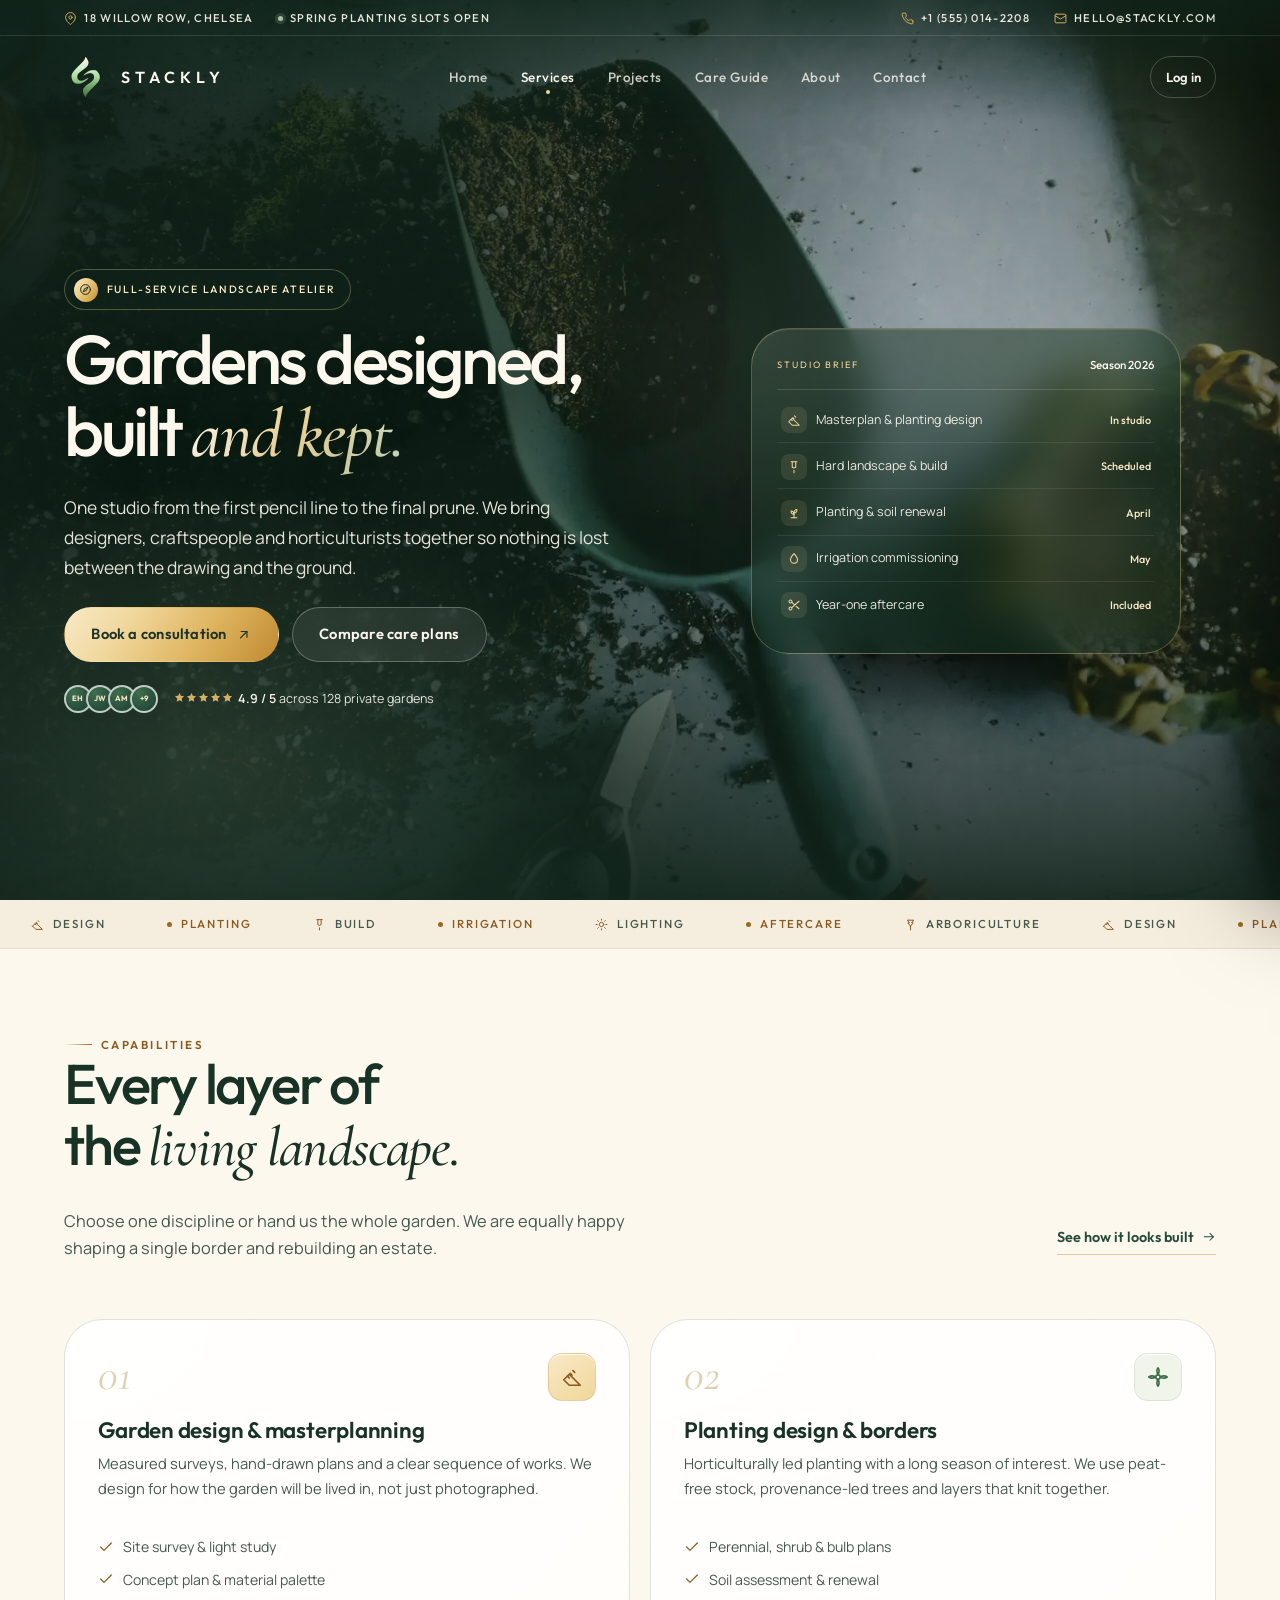
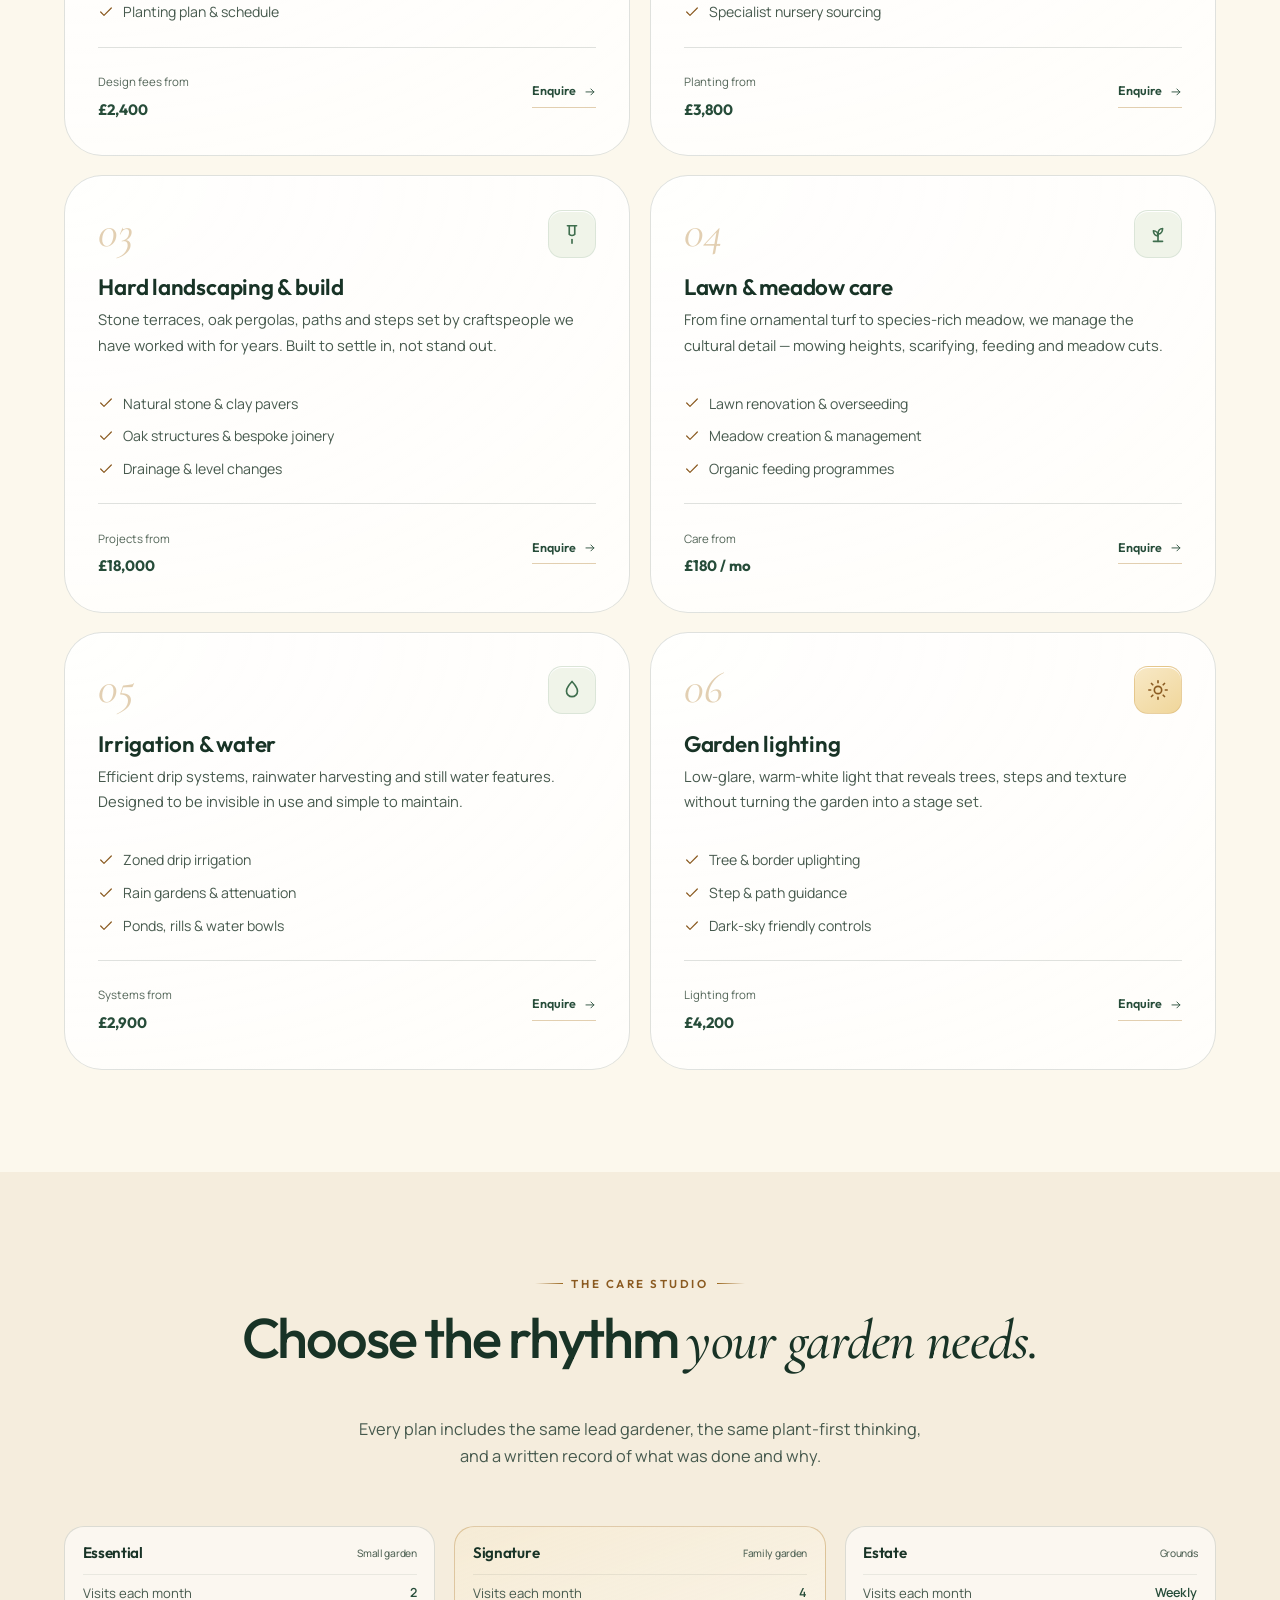
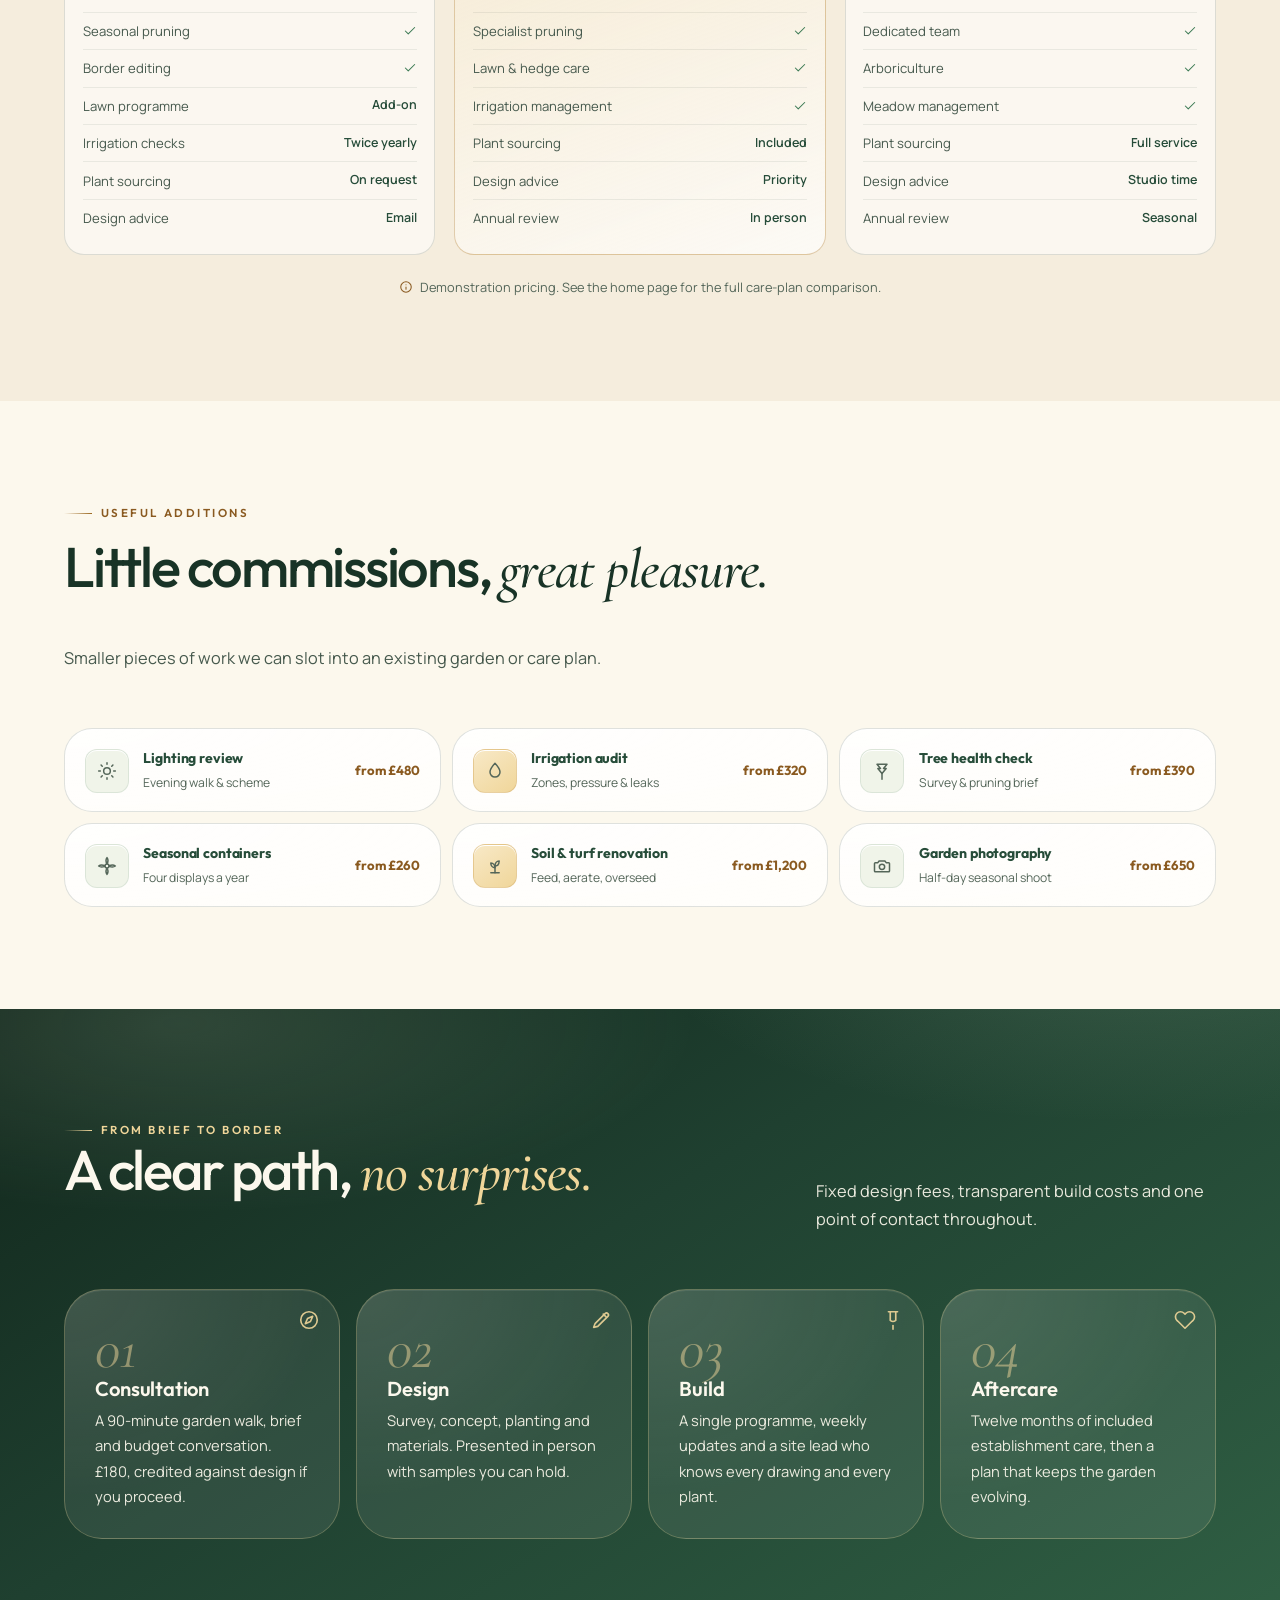
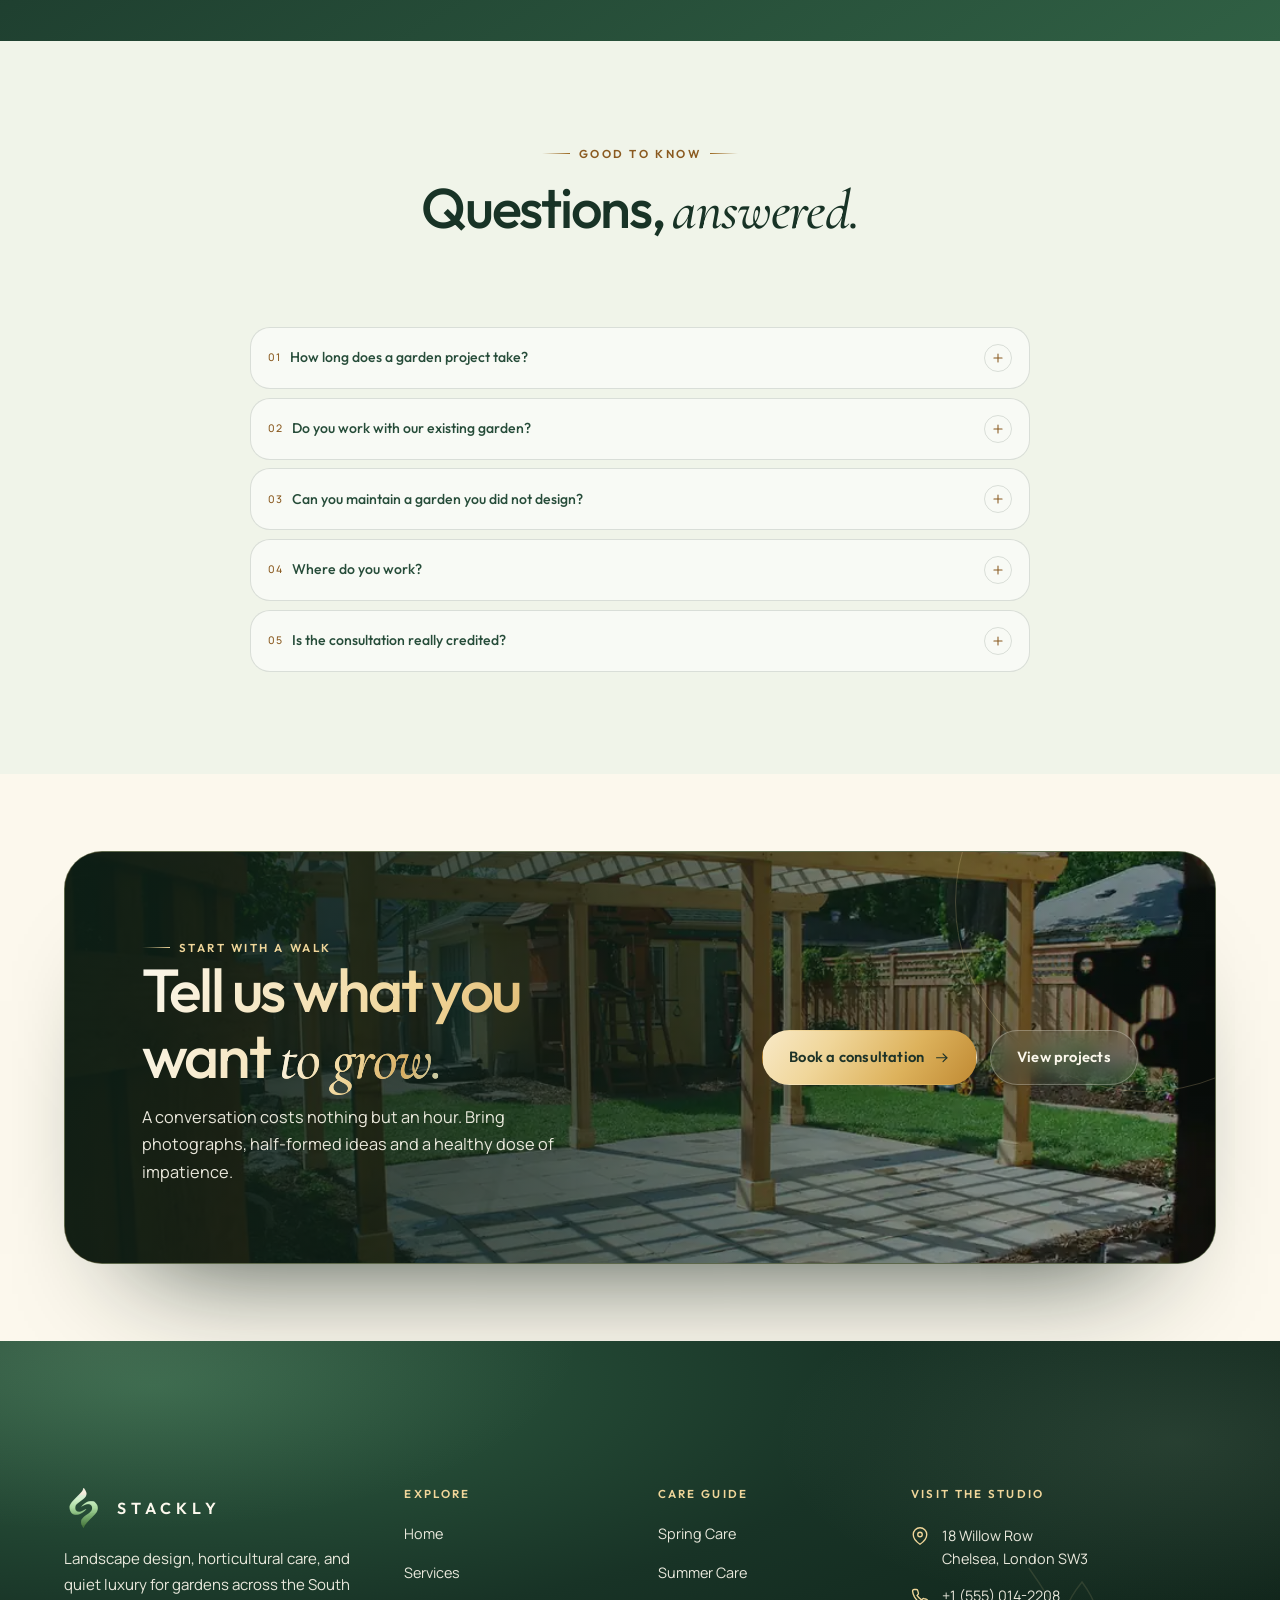
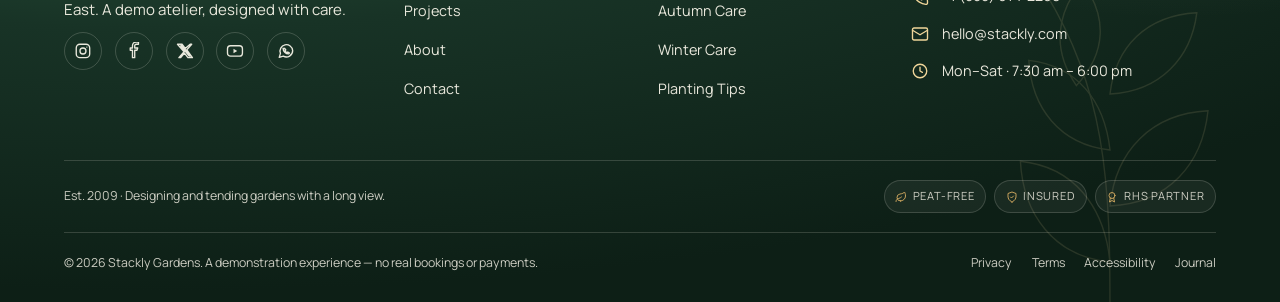
<file: services.html>
<!DOCTYPE html>
<html lang="en">
<head>
  <meta charset="UTF-8">
  <meta name="viewport" content="width=device-width, initial-scale=1">
  <title>Services — Stackly Gardens &amp; Landscaping</title>
  <meta name="description" content="Landscape design, planting, hard landscaping, lawn care, irrigation, lighting and seasonal garden maintenance from Stackly Gardens.">
  <meta name="theme-color" content="#183326">
  <link rel="icon" type="image/webp" href="assets/img/logo.webp">
  <link rel="preconnect" href="https://fonts.googleapis.com">
  <link rel="preconnect" href="https://fonts.gstatic.com" crossorigin>
  <link href="https://fonts.googleapis.com/css2?family=Cormorant+Garamond:ital,wght@0,400;0,500;1,400;1,500&family=Manrope:wght@400;500;600;700&family=Outfit:wght@300;400;500;600;700&display=swap" rel="stylesheet">
  <link rel="stylesheet" href="assets/css/base.css">
  <link rel="stylesheet" href="assets/css/pages.css">
  <link rel="stylesheet" href="assets/css/hover.css">
</head>
<body data-page="services">
  <div data-site-header></div>

  <main id="main">
    <!-- ================= HERO ================= -->
    <section class="hero hero--services" aria-labelledby="hero-title">
      <div class="hero-media">
        <img src="assets/img/hero-services.webp" alt="A layered landscape with stone steps, mature planting and soft evening light" width="1728" height="1152" fetchpriority="high" decoding="async">
      </div>
      <div class="hero-veil" aria-hidden="true">
        <img src="assets/img/veil-light.webp" alt="" width="420" height="280" loading="lazy" decoding="async">
      </div>
      <div class="hero-grain" aria-hidden="true"></div>

      <div class="container hero-inner">
        <div class="hero-copy">
          <span class="hero-badge"><i><svg class="icon" aria-hidden="true"><use href="#i-compass"></use></svg></i> Full-service landscape atelier</span>
          <h1 class="hero-title" id="hero-title">
            <span class="line"><span style="--i:0">Gardens designed,</span></span>
            <span class="line"><span style="--i:1">built <em>and kept.</em></span></span>
          </h1>
          <p class="hero-lede">One studio from the first pencil line to the final prune. We bring designers, craftspeople and horticulturists together so nothing is lost between the drawing and the ground.</p>

          <div class="button-row">
            <a class="button" href="contact.html">Book a consultation <svg class="icon" aria-hidden="true"><use href="#i-arrowUpRight"></use></svg></a>
            <a class="button button--ghost" href="#care-plans">Compare care plans</a>
          </div>

          <div class="hero-trust">
            <div class="hero-avatars" aria-hidden="true"><span>EH</span><span>JW</span><span>AM</span><span>+9</span></div>
            <p><span class="stars" aria-hidden="true"><svg class="icon icon--fill"><use href="#i-star"></use></svg><svg class="icon icon--fill"><use href="#i-star"></use></svg><svg class="icon icon--fill"><use href="#i-star"></use></svg><svg class="icon icon--fill"><use href="#i-star"></use></svg><svg class="icon icon--fill"><use href="#i-star"></use></svg></span><b>4.9 / 5</b> across 128 private gardens</p>
          </div>

        </div>

        <div class="hero-visual">
          <div class="hero-ticket">
            <div class="hero-ticket-head">
              <span>Studio brief</span>
              <b>Season 2026</b>
            </div>
            <ul class="hero-ticket-list">
              <li><i><svg class="icon" aria-hidden="true"><use href="#i-ruler"></use></svg></i> Masterplan &amp; planting design <b>In studio</b></li>
              <li><i><svg class="icon" aria-hidden="true"><use href="#i-shovel"></use></svg></i> Hard landscape &amp; build <b>Scheduled</b></li>
              <li><i><svg class="icon" aria-hidden="true"><use href="#i-sprout"></use></svg></i> Planting &amp; soil renewal <b>April</b></li>
              <li><i><svg class="icon" aria-hidden="true"><use href="#i-droplet"></use></svg></i> Irrigation commissioning <b>May</b></li>
              <li><i><svg class="icon" aria-hidden="true"><use href="#i-scissors"></use></svg></i> Year-one aftercare <b>Included</b></li>
            </ul>
          </div>
        </div>
      </div>

    </section>

    <!-- ================= MARQUEE ================= -->
    <div class="marquee" aria-hidden="true">
      <div class="marquee-track">
        <div class="marquee-set">
          <span class="marquee-item"><svg class="icon"><use href="#i-ruler"></use></svg> Design</span>
          <span class="marquee-item is-gold">Planting</span>
          <span class="marquee-item"><svg class="icon"><use href="#i-shovel"></use></svg> Build</span>
          <span class="marquee-item is-gold">Irrigation</span>
          <span class="marquee-item"><svg class="icon"><use href="#i-sun"></use></svg> Lighting</span>
          <span class="marquee-item is-gold">Aftercare</span>
          <span class="marquee-item"><svg class="icon"><use href="#i-tree"></use></svg> Arboriculture</span>
        </div>
        <div class="marquee-set">
          <span class="marquee-item"><svg class="icon"><use href="#i-ruler"></use></svg> Design</span>
          <span class="marquee-item is-gold">Planting</span>
          <span class="marquee-item"><svg class="icon"><use href="#i-shovel"></use></svg> Build</span>
          <span class="marquee-item is-gold">Irrigation</span>
          <span class="marquee-item"><svg class="icon"><use href="#i-sun"></use></svg> Lighting</span>
          <span class="marquee-item is-gold">Aftercare</span>
          <span class="marquee-item"><svg class="icon"><use href="#i-tree"></use></svg> Arboriculture</span>
        </div>
      </div>
    </div>

    <!-- ================= SERVICE DETAILS ================= -->
    <section class="section" aria-labelledby="capabilities-title">
      <div class="container">
        <div class="section-head section-head--split">
          <div>
            <span class="eyebrow">Capabilities</span>
            <h2 class="section-title" id="capabilities-title">Every layer of the <span class="serif-accent">living landscape.</span></h2>
            <p style="margin-top:.7rem">Choose one discipline or hand us the whole garden. We are equally happy shaping a single border and rebuilding an estate.</p>
          </div>
          <a class="text-link" href="projects.html">See how it looks built <svg class="icon icon--sm" aria-hidden="true"><use href="#i-arrowRight"></use></svg></a>
        </div>

        <div class="service-detail-grid stagger">
          <article class="service-detail">
            <div class="service-detail-top">
              <span class="service-detail-index">01</span>
              <span class="icon-badge icon-badge--gold"><svg class="icon" aria-hidden="true"><use href="#i-ruler"></use></svg></span>
            </div>
            <h3>Garden design &amp; masterplanning</h3>
            <p>Measured surveys, hand-drawn plans and a clear sequence of works. We design for how the garden will be lived in, not just photographed.</p>
            <ul class="service-features">
              <li><svg class="icon" aria-hidden="true"><use href="#i-check"></use></svg> Site survey &amp; light study</li>
              <li><svg class="icon" aria-hidden="true"><use href="#i-check"></use></svg> Concept plan &amp; material palette</li>
              <li><svg class="icon" aria-hidden="true"><use href="#i-check"></use></svg> Planting plan &amp; schedule</li>
            </ul>
            <div class="service-foot"><div><span>Design fees from</span><b>£2,400</b></div><a class="text-link" href="contact.html">Enquire <svg class="icon icon--sm" aria-hidden="true"><use href="#i-arrowRight"></use></svg></a></div>
          </article>

          <article class="service-detail">
            <div class="service-detail-top">
              <span class="service-detail-index">02</span>
              <span class="icon-badge"><svg class="icon" aria-hidden="true"><use href="#i-flower"></use></svg></span>
            </div>
            <h3>Planting design &amp; borders</h3>
            <p>Horticulturally led planting with a long season of interest. We use peat-free stock, provenance-led trees and layers that knit together.</p>
            <ul class="service-features">
              <li><svg class="icon" aria-hidden="true"><use href="#i-check"></use></svg> Perennial, shrub &amp; bulb plans</li>
              <li><svg class="icon" aria-hidden="true"><use href="#i-check"></use></svg> Soil assessment &amp; renewal</li>
              <li><svg class="icon" aria-hidden="true"><use href="#i-check"></use></svg> Specialist nursery sourcing</li>
            </ul>
            <div class="service-foot"><div><span>Planting from</span><b>£3,800</b></div><a class="text-link" href="contact.html">Enquire <svg class="icon icon--sm" aria-hidden="true"><use href="#i-arrowRight"></use></svg></a></div>
          </article>

          <article class="service-detail">
            <div class="service-detail-top">
              <span class="service-detail-index">03</span>
              <span class="icon-badge"><svg class="icon" aria-hidden="true"><use href="#i-shovel"></use></svg></span>
            </div>
            <h3>Hard landscaping &amp; build</h3>
            <p>Stone terraces, oak pergolas, paths and steps set by craftspeople we have worked with for years. Built to settle in, not stand out.</p>
            <ul class="service-features">
              <li><svg class="icon" aria-hidden="true"><use href="#i-check"></use></svg> Natural stone &amp; clay pavers</li>
              <li><svg class="icon" aria-hidden="true"><use href="#i-check"></use></svg> Oak structures &amp; bespoke joinery</li>
              <li><svg class="icon" aria-hidden="true"><use href="#i-check"></use></svg> Drainage &amp; level changes</li>
            </ul>
            <div class="service-foot"><div><span>Projects from</span><b>£18,000</b></div><a class="text-link" href="contact.html">Enquire <svg class="icon icon--sm" aria-hidden="true"><use href="#i-arrowRight"></use></svg></a></div>
          </article>

          <article class="service-detail">
            <div class="service-detail-top">
              <span class="service-detail-index">04</span>
              <span class="icon-badge"><svg class="icon" aria-hidden="true"><use href="#i-sprout"></use></svg></span>
            </div>
            <h3>Lawn &amp; meadow care</h3>
            <p>From fine ornamental turf to species-rich meadow, we manage the cultural detail — mowing heights, scarifying, feeding and meadow cuts.</p>
            <ul class="service-features">
              <li><svg class="icon" aria-hidden="true"><use href="#i-check"></use></svg> Lawn renovation &amp; overseeding</li>
              <li><svg class="icon" aria-hidden="true"><use href="#i-check"></use></svg> Meadow creation &amp; management</li>
              <li><svg class="icon" aria-hidden="true"><use href="#i-check"></use></svg> Organic feeding programmes</li>
            </ul>
            <div class="service-foot"><div><span>Care from</span><b>£180 / mo</b></div><a class="text-link" href="contact.html">Enquire <svg class="icon icon--sm" aria-hidden="true"><use href="#i-arrowRight"></use></svg></a></div>
          </article>

          <article class="service-detail">
            <div class="service-detail-top">
              <span class="service-detail-index">05</span>
              <span class="icon-badge"><svg class="icon" aria-hidden="true"><use href="#i-droplet"></use></svg></span>
            </div>
            <h3>Irrigation &amp; water</h3>
            <p>Efficient drip systems, rainwater harvesting and still water features. Designed to be invisible in use and simple to maintain.</p>
            <ul class="service-features">
              <li><svg class="icon" aria-hidden="true"><use href="#i-check"></use></svg> Zoned drip irrigation</li>
              <li><svg class="icon" aria-hidden="true"><use href="#i-check"></use></svg> Rain gardens &amp; attenuation</li>
              <li><svg class="icon" aria-hidden="true"><use href="#i-check"></use></svg> Ponds, rills &amp; water bowls</li>
            </ul>
            <div class="service-foot"><div><span>Systems from</span><b>£2,900</b></div><a class="text-link" href="contact.html">Enquire <svg class="icon icon--sm" aria-hidden="true"><use href="#i-arrowRight"></use></svg></a></div>
          </article>

          <article class="service-detail">
            <div class="service-detail-top">
              <span class="service-detail-index">06</span>
              <span class="icon-badge icon-badge--gold"><svg class="icon" aria-hidden="true"><use href="#i-sun"></use></svg></span>
            </div>
            <h3>Garden lighting</h3>
            <p>Low-glare, warm-white light that reveals trees, steps and texture without turning the garden into a stage set.</p>
            <ul class="service-features">
              <li><svg class="icon" aria-hidden="true"><use href="#i-check"></use></svg> Tree &amp; border uplighting</li>
              <li><svg class="icon" aria-hidden="true"><use href="#i-check"></use></svg> Step &amp; path guidance</li>
              <li><svg class="icon" aria-hidden="true"><use href="#i-check"></use></svg> Dark-sky friendly controls</li>
            </ul>
            <div class="service-foot"><div><span>Lighting from</span><b>£4,200</b></div><a class="text-link" href="contact.html">Enquire <svg class="icon icon--sm" aria-hidden="true"><use href="#i-arrowRight"></use></svg></a></div>
          </article>
        </div>
      </div>
    </section>

    <!-- ================= CARE COMPARISON ================= -->
    <section class="section section--cream" id="care-plans" aria-labelledby="compare-title">
      <div class="container">
        <div class="section-head section-head--center">
          <span class="eyebrow eyebrow--center">The care studio</span>
          <h2 class="section-title" id="compare-title">Choose the rhythm <span class="serif-accent">your garden needs.</span></h2>
          <p>Every plan includes the same lead gardener, the same plant-first thinking, and a written record of what was done and why.</p>
        </div>

        <div class="plans-grid stagger">
          <div class="compare-card">
            <h3>Essential <span>Small garden</span></h3>
            <div class="compare-row"><span>Visits each month</span><b>2</b></div>
            <div class="compare-row"><span>Seasonal pruning</span><svg class="icon" aria-hidden="true"><use href="#i-check"></use></svg></div>
            <div class="compare-row"><span>Border editing</span><svg class="icon" aria-hidden="true"><use href="#i-check"></use></svg></div>
            <div class="compare-row"><span>Lawn programme</span><b>Add-on</b></div>
            <div class="compare-row"><span>Irrigation checks</span><b>Twice yearly</b></div>
            <div class="compare-row"><span>Plant sourcing</span><b>On request</b></div>
            <div class="compare-row"><span>Design advice</span><b>Email</b></div>
          </div>
          <div class="compare-card" style="border-color:var(--line-gold);background:linear-gradient(160deg,rgba(248, 233, 199,.34),rgba(255,255,255,.72))">
            <h3>Signature <span>Family garden</span></h3>
            <div class="compare-row"><span>Visits each month</span><b>4</b></div>
            <div class="compare-row"><span>Specialist pruning</span><svg class="icon" aria-hidden="true"><use href="#i-check"></use></svg></div>
            <div class="compare-row"><span>Lawn &amp; hedge care</span><svg class="icon" aria-hidden="true"><use href="#i-check"></use></svg></div>
            <div class="compare-row"><span>Irrigation management</span><svg class="icon" aria-hidden="true"><use href="#i-check"></use></svg></div>
            <div class="compare-row"><span>Plant sourcing</span><b>Included</b></div>
            <div class="compare-row"><span>Design advice</span><b>Priority</b></div>
            <div class="compare-row"><span>Annual review</span><b>In person</b></div>
          </div>
          <div class="compare-card">
            <h3>Estate <span>Grounds</span></h3>
            <div class="compare-row"><span>Visits each month</span><b>Weekly</b></div>
            <div class="compare-row"><span>Dedicated team</span><svg class="icon" aria-hidden="true"><use href="#i-check"></use></svg></div>
            <div class="compare-row"><span>Arboriculture</span><svg class="icon" aria-hidden="true"><use href="#i-check"></use></svg></div>
            <div class="compare-row"><span>Meadow management</span><svg class="icon" aria-hidden="true"><use href="#i-check"></use></svg></div>
            <div class="compare-row"><span>Plant sourcing</span><b>Full service</b></div>
            <div class="compare-row"><span>Design advice</span><b>Studio time</b></div>
            <div class="compare-row"><span>Annual review</span><b>Seasonal</b></div>
          </div>
        </div>

        <p class="form-note" style="justify-content:center;margin-top:1.4rem"><svg class="icon" aria-hidden="true"><use href="#i-info"></use></svg> Demonstration pricing. See the home page for the full care-plan comparison.</p>
      </div>
    </section>

    <!-- ================= ADD-ONS ================= -->
    <section class="section" aria-labelledby="addons-title">
      <div class="container">
        <div class="section-head">
          <span class="eyebrow">Useful additions</span>
          <h2 class="section-title" id="addons-title">Little commissions, <span class="serif-accent">great pleasure.</span></h2>
          <p>Smaller pieces of work we can slot into an existing garden or care plan.</p>
        </div>

        <div class="addon-grid stagger">
          <div class="addon-card">
            <span class="icon-badge"><svg class="icon" aria-hidden="true"><use href="#i-sun"></use></svg></span>
            <div><strong>Lighting review</strong><span>Evening walk &amp; scheme</span></div>
            <b>from £480</b>
          </div>
          <div class="addon-card">
            <span class="icon-badge icon-badge--gold"><svg class="icon" aria-hidden="true"><use href="#i-droplet"></use></svg></span>
            <div><strong>Irrigation audit</strong><span>Zones, pressure &amp; leaks</span></div>
            <b>from £320</b>
          </div>
          <div class="addon-card">
            <span class="icon-badge"><svg class="icon" aria-hidden="true"><use href="#i-tree"></use></svg></span>
            <div><strong>Tree health check</strong><span>Survey &amp; pruning brief</span></div>
            <b>from £390</b>
          </div>
          <div class="addon-card">
            <span class="icon-badge"><svg class="icon" aria-hidden="true"><use href="#i-flower"></use></svg></span>
            <div><strong>Seasonal containers</strong><span>Four displays a year</span></div>
            <b>from £260</b>
          </div>
          <div class="addon-card">
            <span class="icon-badge icon-badge--gold"><svg class="icon" aria-hidden="true"><use href="#i-sprout"></use></svg></span>
            <div><strong>Soil &amp; turf renovation</strong><span>Feed, aerate, overseed</span></div>
            <b>from £1,200</b>
          </div>
          <div class="addon-card">
            <span class="icon-badge"><svg class="icon" aria-hidden="true"><use href="#i-camera"></use></svg></span>
            <div><strong>Garden photography</strong><span>Half-day seasonal shoot</span></div>
            <b>from £650</b>
          </div>
        </div>
      </div>
    </section>

    <!-- ================= PROCESS ================= -->
    <section class="section dark-band" aria-labelledby="process-title">
      <div class="container">
        <div class="section-head section-head--split">
          <div>
            <span class="eyebrow eyebrow--light">From brief to border</span>
            <h2 class="section-title" id="process-title">A clear path, <span class="serif-accent">no surprises.</span></h2>
          </div>
          <p style="max-width:40ch;color:var(--on-dark-soft)">Fixed design fees, transparent build costs and one point of contact throughout.</p>
        </div>
        <div class="process-grid">
          <article class="step-card">
            <svg class="icon" aria-hidden="true"><use href="#i-compass"></use></svg>
            <span class="step-num">01</span>
            <h3>Consultation</h3>
            <p>A 90-minute garden walk, brief and budget conversation. £180, credited against design if you proceed.</p>
          </article>
          <article class="step-card">
            <svg class="icon" aria-hidden="true"><use href="#i-pen"></use></svg>
            <span class="step-num">02</span>
            <h3>Design</h3>
            <p>Survey, concept, planting and materials. Presented in person with samples you can hold.</p>
          </article>
          <article class="step-card">
            <svg class="icon" aria-hidden="true"><use href="#i-shovel"></use></svg>
            <span class="step-num">03</span>
            <h3>Build</h3>
            <p>A single programme, weekly updates and a site lead who knows every drawing and every plant.</p>
          </article>
          <article class="step-card">
            <svg class="icon" aria-hidden="true"><use href="#i-heart"></use></svg>
            <span class="step-num">04</span>
            <h3>Aftercare</h3>
            <p>Twelve months of included establishment care, then a plan that keeps the garden evolving.</p>
          </article>
        </div>
      </div>
    </section>

    <!-- ================= FAQ ================= -->
    <section class="section section--sage" aria-labelledby="faq-title">
      <div class="container">
        <div class="section-head section-head--center">
          <span class="eyebrow eyebrow--center">Good to know</span>
          <h2 class="section-title" id="faq-title">Questions, <span class="serif-accent">answered.</span></h2>
        </div>
        <div class="faq-list">
          <div class="faq-item">
            <button class="faq-question" type="button" aria-expanded="false"><span><small>01</small> How long does a garden project take?</span><i><svg class="icon" aria-hidden="true"><use href="#i-plus"></use></svg></i></button>
            <div class="faq-answer"><p>Design usually takes six to ten weeks from survey to final plan. Build and planting depend on scope and season — a courtyard might be four weeks, a full estate eight to twelve months. We will give you a written programme before work begins.</p></div>
          </div>
          <div class="faq-item">
            <button class="faq-question" type="button" aria-expanded="false"><span><small>02</small> Do you work with our existing garden?</span><i><svg class="icon" aria-hidden="true"><use href="#i-plus"></use></svg></i></button>
            <div class="faq-answer"><p>Gladly. Many of our favourite projects are edits rather than overhauls. We will identify the trees, structures and plants worth keeping, then build the new design around their habits and history.</p></div>
          </div>
          <div class="faq-item">
            <button class="faq-question" type="button" aria-expanded="false"><span><small>03</small> Can you maintain a garden you did not design?</span><i><svg class="icon" aria-hidden="true"><use href="#i-plus"></use></svg></i></button>
            <div class="faq-answer"><p>Yes. Our care studio looks after a number of gardens by other designers and by their owners. We begin with a full audit, then write a care plan specific to the planting and the way you use the space.</p></div>
          </div>
          <div class="faq-item">
            <button class="faq-question" type="button" aria-expanded="false"><span><small>04</small> Where do you work?</span><i><svg class="icon" aria-hidden="true"><use href="#i-plus"></use></svg></i></button>
            <div class="faq-answer"><p>Our studio is in Chelsea and we work across London, Surrey, Sussex, Kent, Berkshire, Oxfordshire and the Cotswolds. For larger estates we travel further by arrangement.</p></div>
          </div>
          <div class="faq-item">
            <button class="faq-question" type="button" aria-expanded="false"><span><small>05</small> Is the consultation really credited?</span><i><svg class="icon" aria-hidden="true"><use href="#i-plus"></use></svg></i></button>
            <div class="faq-answer"><p>Yes. The £180 consultation fee is credited in full against your design fee if you decide to proceed within 30 days. If you do not, you keep the written notes and plant observations from the visit.</p></div>
          </div>
        </div>
      </div>
    </section>

    <!-- ================= CTA ================= -->
    <section class="section section--tight" aria-labelledby="cta-title">
      <div class="container">
        <div class="cta-band reveal" data-reveal="scale">
          <img src="assets/img/garden-pergola.webp" alt="" width="1000" height="670" loading="lazy" decoding="async" aria-hidden="true">
          <div class="cta-inner">
            <div>
              <span class="eyebrow eyebrow--light">Start with a walk</span>
              <h2 id="cta-title">Tell us what you want <span class="serif-accent" style="background: linear-gradient(110deg, #FBF7EC 0%, #F0D69A 45%, #D8AE62 75%, #C3D5BC 100%); -webkit-background-clip: text; background-clip: text; color: transparent; -webkit-text-fill-color: transparent;">to grow.</span></h2>
              <p>A conversation costs nothing but an hour. Bring photographs, half-formed ideas and a healthy dose of impatience.</p>
            </div>
            <div class="button-row">
              <a class="button" href="contact.html">Book a consultation <svg class="icon" aria-hidden="true"><use href="#i-arrowRight"></use></svg></a>
              <a class="button button--ghost" href="projects.html">View projects</a>
            </div>
          </div>
        </div>
      </div>
    </section>
  </main>

  <div data-site-footer></div>
  <script src="assets/js/site.js"></script>
</body>
</html>
</file>
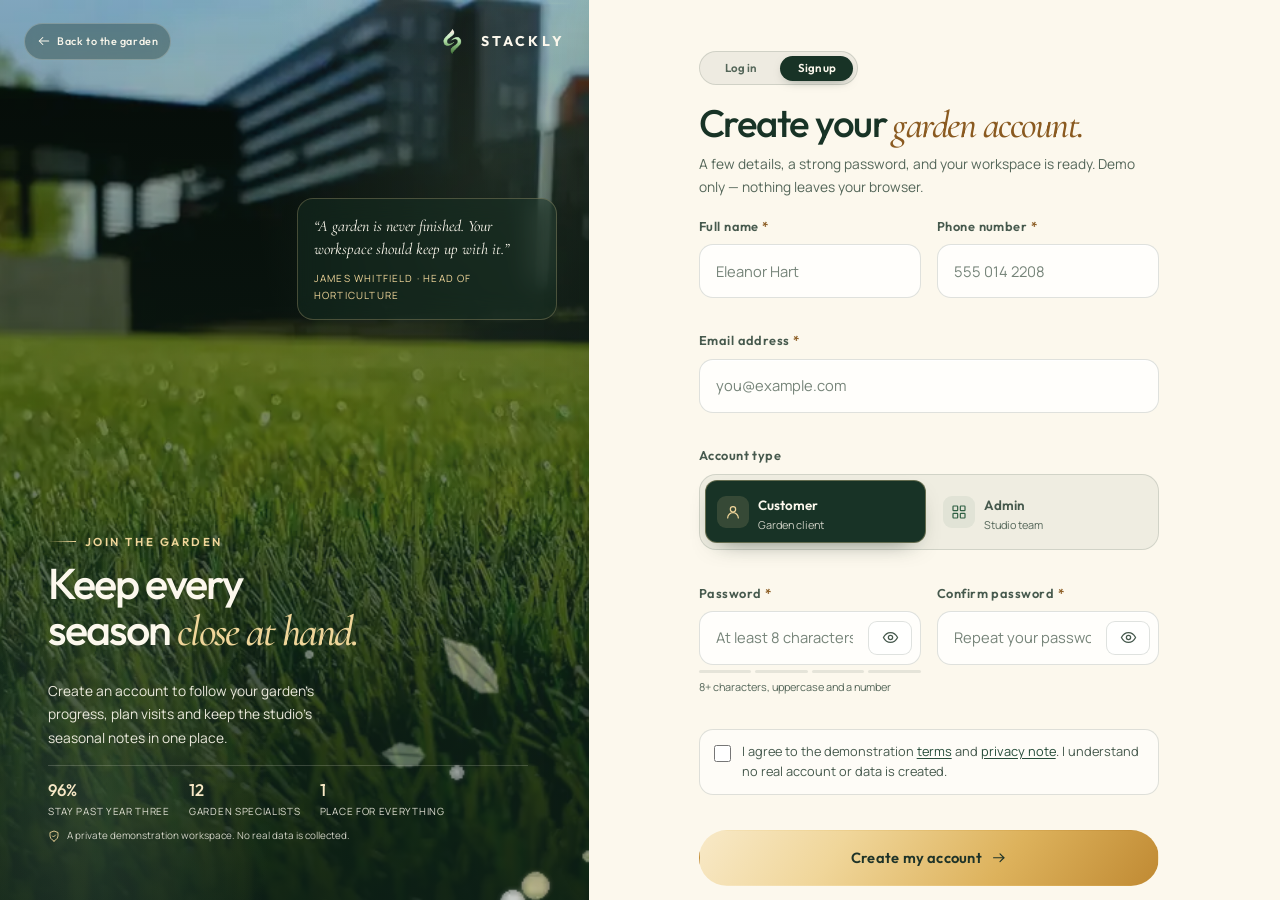
<file: signup.html>
<!DOCTYPE html>
<html lang="en">
<head>
  <meta charset="UTF-8">
  <meta name="viewport" content="width=device-width, initial-scale=1">
  <title>Create Account — Stackly Gardens &amp; Landscaping</title>
  <meta name="description" content="Create a Stackly garden account to follow your garden's care plan, visits, invoices and seasonal notes. Demo experience only.">
  <meta name="theme-color" content="#183326">
  <link rel="icon" type="image/webp" href="assets/img/logo.webp">
  <link rel="preconnect" href="https://fonts.googleapis.com">
  <link rel="preconnect" href="https://fonts.gstatic.com" crossorigin>
  <link href="https://fonts.googleapis.com/css2?family=Cormorant+Garamond:ital,wght@0,400;0,500;1,400;1,500&family=Manrope:wght@400;500;600;700&family=Outfit:wght@300;400;500;600;700&display=swap" rel="stylesheet">
  <link rel="stylesheet" href="assets/css/base.css">
  <link rel="stylesheet" href="assets/css/pages.css">
  <link rel="stylesheet" href="assets/css/hover.css">
</head>
<body data-page="signup">
  <main class="auth-page" id="main">
    <!-- ================= VISUAL ================= -->
    <section class="auth-visual" aria-labelledby="auth-visual-title">
      <img class="auth-bg" src="assets/img/garden-estate.webp" alt="A mature estate garden with clipped hedges and a long stone path" width="1400" height="787" fetchpriority="high" decoding="async">
      <img class="auth-veil" src="assets/img/botanical-drift.webp" alt="" width="420" height="420" loading="lazy" decoding="async">

      <div class="auth-top">
        <a class="auth-back" href="index.html"><svg class="icon" aria-hidden="true"><use href="#i-arrowLeft"></use></svg> Back to the garden</a>
        <a class="auth-brand" href="index.html" aria-label="Stackly Gardens and Landscaping — home">
          <span class="brand-mark"><img src="assets/img/logo.webp" alt="" width="25" height="25"></span>
          <b>STACKLY</b>
        </a>
      </div>

      <div class="auth-quote">
        <p>“A garden is never finished. Your workspace should keep up with it.”</p>
        <span>James Whitfield · Head of horticulture</span>
      </div>

      <div class="auth-visual-content">
        <span class="eyebrow eyebrow--light">Join the garden</span>
        <h1 id="auth-visual-title">Keep every season <em>close at hand.</em></h1>
        <p>Create an account to follow your garden's progress, plan visits and keep the studio's seasonal notes in one place.</p>
        <div class="auth-visual-stats">
          <div><b>96%</b><span>Stay past year three</span></div>
          <div><b>12</b><span>Garden specialists</span></div>
          <div><b>1</b><span>Place for everything</span></div>
        </div>
        <span class="auth-visual-mobile-note"><svg class="icon" aria-hidden="true"><use href="#i-shield"></use></svg> A private demonstration workspace. No real data is collected.</span>
      </div>
    </section>

    <!-- ================= PANEL ================= -->
    <section class="auth-panel" aria-labelledby="auth-title">
      <div class="auth-panel-inner">
        <div class="auth-panel-head">
          <a class="auth-brand-mobile" href="index.html" aria-label="Stackly Gardens and Landscaping — home">
            <span class="brand-mark"><img src="assets/img/logo.webp" alt="" width="24" height="24"></span>
            <b>STACKLY</b>
          </a>
          <div class="auth-switch" role="group" aria-label="Account access">
            <a href="login.html">Log in</a>
            <a class="is-active" href="signup.html" aria-current="page">Sign up</a>
          </div>
        </div>

        <h2 id="auth-title">Create your <em>garden account.</em></h2>
        <p class="auth-sub">A few details, a strong password, and your workspace is ready. Demo only — nothing leaves your browser.</p>

        <form class="auth-form" id="signup-form" novalidate>
          <div class="form-grid form-grid--two">
            <div class="field">
              <label class="form-label" for="signup-name">Full name <span class="req">*</span></label>
              <input class="input" id="signup-name" name="name" type="text" autocomplete="name" placeholder="Eleanor Hart" data-validate="name" required aria-describedby="signup-name-error">
              <p class="field-error" id="signup-name-error" aria-live="polite"></p>
            </div>
            <div class="field">
              <label class="form-label" for="signup-phone">Phone number <span class="req">*</span></label>
              <input class="input" id="signup-phone" name="phone" type="tel" inputmode="tel" autocomplete="tel" placeholder="555 014 2208" data-validate="phone" required aria-describedby="signup-phone-error">
              <p class="field-error" id="signup-phone-error" aria-live="polite"></p>
            </div>
          </div>

          <div class="field">
            <label class="form-label" for="signup-email">Email address <span class="req">*</span></label>
            <input class="input" id="signup-email" name="email" type="email" inputmode="email" autocomplete="email" placeholder="you@example.com" data-validate="email" required aria-describedby="signup-email-error">
            <p class="field-error" id="signup-email-error" aria-live="polite"></p>
          </div>

          <div class="field">
            <span class="form-label" id="signup-role-label">Account type</span>
            <div class="role-switch" role="radiogroup" aria-labelledby="signup-role-label">
              <label class="role-opt">
                <input type="radio" name="role" value="customer" checked>
                <i><svg class="icon" aria-hidden="true"><use href="#i-user"></use></svg></i>
                <span><b>Customer</b><small>Garden client</small></span>
              </label>
              <label class="role-opt">
                <input type="radio" name="role" value="admin">
                <i><svg class="icon" aria-hidden="true"><use href="#i-grid"></use></svg></i>
                <span><b>Admin</b><small>Studio team</small></span>
              </label>
            </div>
            <p class="field-error" aria-live="polite"></p>
          </div>

          <div class="form-grid form-grid--two">
            <div class="field">
              <label class="form-label" for="signup-password">Password <span class="req">*</span></label>
              <div class="password-wrap">
                <input class="input" id="signup-password" name="password" type="password" autocomplete="new-password" placeholder="At least 8 characters" data-validate="password" required aria-describedby="signup-password-error">
                <button class="pass-toggle" type="button" data-password-toggle="signup-password" aria-label="Show password" aria-pressed="false"><svg class="icon" aria-hidden="true"><use href="#i-eye"></use></svg></button>
              </div>
              <div class="strength" data-strength="signup-password" data-level="0">
                <div class="strength-bars" aria-hidden="true"><i></i><i></i><i></i><i></i></div>
                <span class="strength-label">8+ characters, uppercase and a number</span>
              </div>
              <p class="field-error" id="signup-password-error" aria-live="polite"></p>
            </div>
            <div class="field">
              <label class="form-label" for="signup-confirm">Confirm password <span class="req">*</span></label>
              <div class="password-wrap">
                <input class="input" id="signup-confirm" name="confirm" type="password" autocomplete="new-password" placeholder="Repeat your password" data-validate="confirm" required aria-describedby="signup-confirm-error">
                <button class="pass-toggle" type="button" data-password-toggle="signup-confirm" aria-label="Show password" aria-pressed="false"><svg class="icon" aria-hidden="true"><use href="#i-eye"></use></svg></button>
              </div>
              <div class="strength strength--spacer" aria-hidden="true">
                <div class="strength-bars"><i></i><i></i><i></i><i></i></div>
                <span class="strength-label">Use the same password</span>
              </div>
              <p class="field-error" id="signup-confirm-error" aria-live="polite"></p>
            </div>
          </div>

          <div class="field">
            <label class="check-chip">
              <input type="checkbox" name="terms" required aria-describedby="signup-terms-error">
              <span>I agree to the demonstration <a href="404.html">terms</a> and <a href="404.html">privacy note</a>. I understand no real account or data is created.</span>
            </label>
            <p class="field-error" id="signup-terms-error" aria-live="polite"></p>
          </div>

          <button class="button auth-submit button--block" type="submit">Create my account <svg class="icon" aria-hidden="true"><use href="#i-arrowRight"></use></svg></button>

          <p class="demo-note" style="text-align:center">You will be taken to the sign-in page to open your new workspace.</p>

          <div class="auth-security">
            <svg class="icon" aria-hidden="true"><use href="#i-lock"></use></svg>
            Passwords are hashed and stored only in this browser for the demo.
          </div>
        </form>
      </div>
    </section>
  </main>

  <script src="assets/js/site.js"></script>
</body>
</html>
</file>
<file: assets/css/base.css>
/* ==========================================================================
   STACKLY GARDENS — base design system
   Luxury botanical atelier · mobile first · 2026
   ========================================================================== */

/* ---------- Tokens ----------
   Palette: Forest Ink #11261B ? Moss #306044 ? Sage #A9C3A4
            Warm Cream #FCF8ED ? Honey Gold #B07A2C ? Terracotta #A14E35
   Legacy botanical token names are retained so component code stays stable.
   -------------------------------------------------------------------------- */
:root {
  --forest-950: #11261B;
  --forest-900: #183326;
  --forest-850: #1F4030;
  --forest-800: #264C39;
  --forest-700: #306044;
  --moss-600: #3F6E4E;
  --moss-500: #5C8C69;
  --sage-400: #A9C3A4;
  --sage-300: #C3D5BC;
  --sage-200: #DCE7D5;
  --sage-100: #F0F4E9;
  --ivory: #FCF8ED;
  --ivory-2: #F5EDDD;
  --sand: #E9DFC9;
  --gold-600: #8A5A20;
  --gold-500: #9B6820;
  --gold-400: #D8AE62;
  --gold-300: #F0D69A;
  --gold-200: #F8E9C7;
  --copper: #A14E35;
  --lime: #DDEAC8;
  --success: #3C7A54;
  --danger: #B0453B;
  --info: #3B6F7F;

  --text: #1E3328;
  --text-soft: #46594D;
  --text-mute: #546659;
  --on-dark: #FBF7EC;
  --on-dark-soft: rgba(251, 247, 236, .92);
  --on-dark-mute: rgba(251, 247, 236, .80);

  --line: rgba(30, 51, 40, .14);
  --line-soft: rgba(30, 51, 40, .08);
  --line-gold: rgba(176, 122, 44, .36);
  --line-dark: rgba(251, 247, 236, .16);
  --surface: #FFFFFF;
  --surface-soft: rgba(255, 255, 255, .72);
  --glass-dark: rgba(17, 38, 27, .58);
  --glass-light: rgba(255, 255, 255, .64);

  --grad-forest: linear-gradient(148deg, #11261B 0%, #1F4030 42%, #306044 100%);
  --grad-forest-deep: radial-gradient(120% 90% at 12% 8%, #306044 0%, #183326 48%, #0D1F16 100%);
  --grad-gold: linear-gradient(125deg, #F8E9C7 0%, #F0D69A 30%, #DDB25C 66%, #C08A33 100%);
  --grad-gold-soft: linear-gradient(125deg, rgba(248, 233, 199, .42), rgba(216, 174, 98, .18));
  --grad-sage: linear-gradient(135deg, #DCE7D5 0%, #C3D5BC 50%, #A9C3A4 100%);
  --grad-ivory: linear-gradient(165deg, #FFFDF5 0%, #FCF8ED 48%, #F4EAD8 100%);
  --grad-mist: radial-gradient(70% 70% at 18% 10%, rgba(169, 195, 164, .2), transparent 62%),
               radial-gradient(60% 60% at 90% 30%, rgba(216, 174, 98, .18), transparent 66%);
  --grad-line: linear-gradient(90deg, transparent, rgba(176, 122, 44, .7), transparent);

  --font-head: "Outfit", "Poppins", "Segoe UI", system-ui, -apple-system, sans-serif;
  --font-body: "Manrope", "Inter", "Segoe UI", system-ui, -apple-system, sans-serif;
  --font-serif: "Cormorant Garamond", "Georgia", serif;

  --r-xs: 10px;
  --r-sm: 14px;
  --r-md: 20px;
  --r-lg: 28px;
  --r-xl: 38px;
  --r-pill: 999px;

  --sh-1: 0 2px 10px rgba(30, 51, 40, .05);
  --sh-2: 0 18px 44px -22px rgba(30, 51, 40, .28);
  --sh-3: 0 38px 80px -36px rgba(30, 51, 40, .42);
  --sh-gold: 0 22px 52px -24px rgba(176, 122, 44, .42);
  --sh-inset: inset 0 1px 0 rgba(255, 255, 255, .5);

  --e-out: cubic-bezier(.16, 1, .3, 1);
  --e-spring: cubic-bezier(.34, 1.46, .64, 1);
  --e-soft: cubic-bezier(.4, .14, .3, 1);
  --t-fast: .22s;
  --t-mid: .4s;
  --t-slow: .8s;

  --gutter: clamp(1.5rem, 5vw, 4rem);
  --max: 1280px;
  --max-wide: 1460px;
  --header-h: 68px;
  --topbar-h: 34px;
  --section-y: clamp(3.8rem, 8vw, 7.5rem);
}

/* ---------- Reset & base ---------- */
*, *::before, *::after { box-sizing: border-box; }
[hidden] { display: none !important; }
html {
  -webkit-text-size-adjust: 100%;
  scroll-behavior: smooth;
  overflow-x: clip;
}
html, body { max-width: 100%; }
body {
  margin: 0;
  font-family: var(--font-body);
  font-size: clamp(.94rem, .28vw + .87rem, 1.02rem);
  line-height: 1.68;
  color: var(--text);
  background: var(--ivory);
  -webkit-font-smoothing: antialiased;
  text-rendering: optimizeLegibility;
  overflow-x: clip;
}
body.is-locked { overflow: hidden; }
img, picture, svg, video { display: block; max-width: 100%; }
img { height: auto; border-style: none; pointer-events: none; }
a { color: inherit; text-decoration: none; }
button, input, select, textarea { font: inherit; color: inherit; }
button { cursor: pointer; }
h1, h2, h3, h4, h5 {
  font-family: var(--font-head);
  font-weight: 600;
  line-height: 1.08;
  letter-spacing: -.03em;
  margin: 0 0 .55em;
  color: var(--text);
  overflow-wrap: break-word;
  text-wrap: balance;
}
h1 { font-size: clamp(2.6rem, 8.4vw, 5.5rem); font-weight: 500; letter-spacing: -.045em; color: var(--forest-900); }
h2 { font-size: clamp(1.95rem, 5.4vw, 3.5rem); font-weight: 500; letter-spacing: -.04em; color: var(--forest-900); }
h3 { font-size: clamp(1.12rem, 2.4vw, 1.42rem); letter-spacing: -.02em; color: var(--forest-900); }
h4 { font-size: clamp(1rem, 1.8vw, 1.15rem); letter-spacing: -.01em; color: var(--forest-900); }
p { margin: 0 0 1rem; }
p:last-child { margin-bottom: 0; }
ul, ol { margin: 0; padding: 0; list-style: none; }
::selection { background: rgba(169, 195, 164, .32); color: var(--forest-950); }
:where(a, button, input, textarea, select, [tabindex]):focus-visible {
  outline: 3px solid rgba(169, 195, 164, .9);
  outline-offset: 3px;
  border-radius: 8px;
}
::-webkit-scrollbar { width: 11px; }
::-webkit-scrollbar-track { background: var(--ivory-2); }
::-webkit-scrollbar-thumb { background: var(--sage-300); border-radius: 20px; border: 3px solid var(--ivory-2); }
::-webkit-scrollbar-thumb:hover { background: var(--gold-500); }

.container { width: min(100% - (var(--gutter) * 2), var(--max)); margin-inline: auto; }
.container--wide { width: min(100% - (var(--gutter) * 2), var(--max-wide)); margin-inline: auto; }
.container--narrow { width: min(100% - (var(--gutter) * 2), 900px); margin-inline: auto; }

.sr-only {
  position: absolute; width: 1px; height: 1px; padding: 0; margin: -1px;
  overflow: hidden; clip: rect(0, 0, 0, 0); white-space: nowrap; border: 0;
}
.skip-link {
  position: fixed; top: -110px; left: 14px; z-index: 999;
  background: var(--forest-950); color: var(--gold-300);
  padding: .75rem 1.15rem; border-radius: 12px; font-weight: 700;
  border: 1px solid var(--line-gold);
  transition: top var(--t-fast) var(--e-out);
}
.skip-link:focus { top: 14px; }

.icon { width: 1.1em; height: 1.1em; flex: none; stroke-width: 1.8; fill: none; stroke: currentColor; stroke-linecap: round; stroke-linejoin: round; }
.icon--sm { width: .95em; height: .95em; }
.icon--lg { width: 1.5em; height: 1.5em; }
.icon--fill { fill: currentColor; stroke: none; }
.icon-sprite { position: absolute; width: 0; height: 0; overflow: hidden; }

/* ---------- Type helpers ---------- */
.eyebrow {
  display: inline-flex; align-items: center; gap: .55rem;
  font-family: var(--font-head);
  font-size: .72rem; font-weight: 600; letter-spacing: .22em; text-transform: uppercase;
  color: var(--gold-600);
}
.eyebrow::before {
  content: ""; width: 28px; height: 1px;
  background: linear-gradient(90deg, transparent, var(--gold-500));
}
.eyebrow--plain::before { display: none; }
.eyebrow--light { color: var(--gold-300); }
.eyebrow--light::before { background: linear-gradient(90deg, transparent, var(--gold-300)); }
.eyebrow--center::after {
  content: ""; width: 28px; height: 1px;
  background: linear-gradient(90deg, var(--gold-500), transparent);
}
.serif-accent {
  font-family: var(--font-serif);
  font-style: italic;
  font-weight: 500;
  letter-spacing: -.015em;
}
.grad-text {
  background: linear-gradient(110deg, #264C39 0%, #8A5A20 58%, #B07A2C 100%);
  -webkit-background-clip: text; background-clip: text;
  color: transparent; -webkit-text-fill-color: transparent;
}
.grad-text--light {
  background: linear-gradient(110deg, #FBF7EC, #F0D69A 45%, #C3D5BC);
  -webkit-background-clip: text; background-clip: text;
  color: transparent; -webkit-text-fill-color: transparent;
}
.lede { font-size: clamp(1rem, .35vw + .94rem, 1.16rem); line-height: 1.72; color: var(--text-soft); }
.muted { color: var(--text-mute); }
.section-title { max-width: 21ch; color: var(--forest-900); }
.section-title--single-line {
  white-space: nowrap;
  font-size: clamp(1.2rem, 5.9vw, 3.6rem);
  color: var(--forest-900);
}
.section {
  position: relative;
  padding-block: var(--section-y);
  background: var(--ivory);
}
.section--cream { background: var(--ivory-2); }
.section--sage { background: var(--sage-100); }
.section--tight { padding-block: clamp(2.8rem, 6vw, 5rem); }
.section--flush-top { padding-top: 0; }
.section-head {
  display: flex; flex-direction: column; gap: .9rem;
  margin-bottom: clamp(2rem, 4.4vw, 3.5rem);
}
.section-head p { max-width: 58ch; color: var(--text-soft); margin: 0; }
.section-head--center { align-items: center; text-align: center; }
.section-head--center .section-title { max-width: 27ch; }
.section-head--center p { margin-inline: auto; }
.section-head--split { gap: 1.4rem; }
.section-head--split .section-title { max-width: 18ch; }
.section-title.section-title--single-line { max-width: none; }
.text-link {
  display: inline-flex; align-items: center; gap: .5rem;
  font-family: var(--font-head); font-weight: 600; font-size: .9rem;
  color: var(--forest-800);
  border-bottom: 1px solid var(--line-gold);
  padding-bottom: .3rem;
  transition: gap var(--t-fast) var(--e-out), color var(--t-fast), border-color var(--t-fast);
}
.text-link svg { transition: transform var(--t-mid) var(--e-out); }
.text-link:hover { gap: .8rem; color: var(--gold-600); border-color: var(--gold-500); }
.text-link:hover svg { transform: translateX(3px); }
.text-link--light { color: var(--gold-300); border-color: rgba(240, 214, 154, .38); }
.on-dark { color: var(--on-dark); }
.on-dark h1, .on-dark h2, .on-dark h3, .on-dark h4 { color: var(--on-dark); }
.on-dark .lede, .on-dark p { color: var(--on-dark-soft); }
.dark-band {
  position: relative; overflow: hidden;
  background: var(--grad-forest);
  color: var(--on-dark);
}
.dark-band::before {
  content: ""; position: absolute; inset: -25% -10% auto; height: 78%;
  background: radial-gradient(48% 55% at 20% 35%, rgba(169, 195, 164, .18), transparent 70%),
              radial-gradient(45% 50% at 82% 20%, rgba(169, 195, 164, .16), transparent 70%);
  pointer-events: none;
}
.dark-band > * { position: relative; z-index: 1; }
.dark-band .section-title { color: var(--ivory); }
.dark-band .section-title .serif-accent { color: var(--gold-300); }

/* ---------- Buttons ---------- */
.button {
  --btn-bg: var(--grad-gold);
  --btn-ink: #1E3328;
  position: relative;
  display: inline-flex; align-items: center; justify-content: center; gap: .6rem;
  min-height: 52px; padding: .9rem 1.65rem;
  border: 1px solid transparent; border-radius: var(--r-pill);
  background: var(--btn-bg); color: var(--btn-ink);
  font-family: var(--font-head); font-size: .92rem; font-weight: 600; letter-spacing: .015em;
  cursor: pointer; overflow: hidden; isolation: isolate;
  transition: transform .35s var(--e-spring), box-shadow .4s var(--e-out), filter .25s ease;
  -webkit-tap-highlight-color: transparent;
}
.button svg { width: 1.05em; height: 1.05em; flex: none; transition: transform var(--t-mid) var(--e-out); }
.button::before {
  content: ""; position: absolute; inset: 0; z-index: -1;
  background: linear-gradient(115deg, transparent 22%, rgba(255, 255, 255, .5) 46%, transparent 72%);
  transform: translateX(-125%);
  transition: transform .85s var(--e-out);
}
.button:hover {
  box-shadow: var(--sh-gold);
  transform: translateY(-4px);
  filter: brightness(1.02);
}
.button:hover::before { transform: translateX(125%); }
.button:hover svg { transform: translateX(3px); }
.button:active { transform: translateY(-1px) scale(.985); }
.button:disabled { opacity: .62; cursor: not-allowed; transform: none; box-shadow: none; }
.button--lg { min-height: 58px; padding: 1rem 2rem; font-size: 1rem; }
.button--sm { min-height: 42px; padding: .55rem 1.1rem; font-size: .82rem; }
.button--dark { --btn-bg: var(--forest-900); --btn-ink: var(--gold-200); border-color: rgba(240, 214, 154, .24); }
.button--dark:hover { box-shadow: 0 22px 50px -24px rgba(17, 38, 27, .8); }
.button--ghost {
  --btn-bg: rgba(255, 255, 255, .08); --btn-ink: var(--on-dark);
  border-color: rgba(251, 247, 236, .28);
  backdrop-filter: blur(10px); -webkit-backdrop-filter: blur(10px);
}
.button--ghost:hover { border-color: var(--gold-300); box-shadow: 0 18px 44px -26px rgba(0, 0, 0, .6); }
.button--outline {
  --btn-bg: transparent; --btn-ink: var(--forest-800);
  border-color: rgba(48, 96, 68, .26);
}
.button--outline:hover { border-color: var(--forest-700); box-shadow: var(--sh-2); }
.button--light {
  --btn-bg: var(--ivory); --btn-ink: var(--forest-900);
}
.button--light:hover { box-shadow: 0 22px 48px -24px rgba(0, 0, 0, .45); }
.button--block { width: 100%; }
.button-row { display: flex; flex-wrap: wrap; gap: .8rem; }
.button-row--center { justify-content: center; }

.icon-btn {
  display: inline-flex; align-items: center; justify-content: center;
  width: 44px; height: 44px; border-radius: 50%;
  border: 1px solid var(--line); background: rgba(255, 255, 255, .55);
  color: var(--forest-800);
  transition: transform var(--t-fast) var(--e-spring), background var(--t-fast), border-color var(--t-fast), color var(--t-fast);
}
.icon-btn:hover { transform: translateY(-2px); background: var(--forest-900); color: var(--gold-300); border-color: var(--forest-900); }

.chip {
  display: inline-flex; align-items: center; gap: .45rem;
  padding: .38rem .8rem; border-radius: var(--r-pill);
  border: 1px solid var(--line-gold); background: rgba(255, 255, 255, .5);
  font-family: var(--font-head); font-size: .7rem; font-weight: 600; letter-spacing: .08em; text-transform: uppercase;
  color: var(--gold-600);
}
.chip--dark { background: rgba(17, 38, 27, .38); border-color: rgba(240, 214, 154, .3); color: var(--gold-300); backdrop-filter: blur(8px); }

/* ---------- Scroll progress / cursor ---------- */
.scroll-progress {
  position: fixed; top: 0; left: 0; right: 0; height: 3px; z-index: 400;
  background: transparent; pointer-events: none;
}
.scroll-progress i {
  display: block; width: 0; height: 100%;
  background: linear-gradient(90deg, var(--sage-400), var(--gold-500), var(--gold-300));
  box-shadow: 0 0 16px rgba(169, 195, 164, .6);
}
.cursor-glow {
  position: fixed; top: 0; left: 0; z-index: 2;
  width: 460px; height: 460px; margin: -230px 0 0 -230px;
  border-radius: 50%; pointer-events: none; opacity: 0;
  background: radial-gradient(circle, rgba(169, 195, 164, .15), rgba(169, 195, 164, .08) 42%, transparent 70%);
  filter: blur(12px); mix-blend-mode: screen;
  transition: opacity .5s ease;
  will-change: transform;
}
.cursor-glow.is-on { opacity: 1; }

/* ---------- Header ---------- */
.site-header {
  position: fixed; inset: 0 0 auto 0; z-index: 120;
  color: var(--on-dark);
  transition: transform var(--t-mid) var(--e-out), background var(--t-mid), box-shadow var(--t-mid), backdrop-filter var(--t-mid);
}
.site-header::after {
  content: ""; position: absolute; inset: 0; z-index: -1;
  background: linear-gradient(180deg, rgba(17, 38, 27, .68) 0%, rgba(17, 38, 27, .18) 68%, transparent 100%);
  transition: opacity var(--t-mid);
}
.site-header.is-scrolled {
  background: rgba(17, 38, 27, .88);
  backdrop-filter: blur(20px) saturate(140%);
  -webkit-backdrop-filter: blur(20px) saturate(140%);
  box-shadow: 0 18px 50px -30px rgba(0, 0, 0, .8);
}
.site-header.is-scrolled::after { opacity: 0; }
.topbar {
  display: none;
  border-bottom: 1px solid rgba(251, 247, 236, .12);
  font-size: .7rem; letter-spacing: .12em; text-transform: uppercase;
  color: var(--on-dark-soft);
  overflow: hidden;
  max-height: var(--topbar-h);
  transition: max-height .45s var(--e-out), opacity .3s;
}
.site-header.is-scrolled .topbar { max-height: 0; opacity: 0; border-color: transparent; }
.topbar-inner {
  display: flex; align-items: center; justify-content: space-between; gap: 1.5rem;
  height: var(--topbar-h);
  font-family: var(--font-head); font-weight: 500;
}
.topbar-group { display: flex; align-items: center; gap: 1.5rem; }
.topbar-item { display: inline-flex; align-items: center; gap: .45rem; }
.topbar-item svg { width: 13px; height: 13px; color: var(--gold-400); }
.topbar-dot { width: 5px; height: 5px; border-radius: 50%; background: var(--sage-400); box-shadow: 0 0 0 3px rgba(169, 195, 164, .18); }
.header-inner {
  display: flex; align-items: center; justify-content: space-between; gap: 1rem;
  height: var(--header-h);
}
.brand { display: inline-flex; align-items: center; gap: .8rem; flex: none; }
.brand-mark {
  position: relative; display: grid; place-items: center;
  width: 44px; height: 44px;
  overflow: hidden;
  background: transparent;
  border: none;
  box-shadow: none;
}
.brand-mark img { width: 40px; height: 40px; object-fit: contain; position: relative; z-index: 1; }
.brand-text { display: flex; align-items: center; line-height: 1; }
.brand-text b {
  font-family: var(--font-head); font-size: 1rem; font-weight: 600;
  letter-spacing: .32em; color: var(--ivory);
  text-transform: uppercase;
}
.site-header.is-light { color: var(--forest-900); }
.site-header.is-light .brand-text b { color: var(--forest-900); }
.desktop-nav { display: none; align-items: center; gap: .15rem; }
.desktop-nav a {
  position: relative; display: inline-flex; align-items: center;
  padding: .65rem .8rem; border-radius: var(--r-pill);
  font-family: var(--font-head); font-size: .8rem; font-weight: 500; letter-spacing: .04em;
  color: rgba(251, 247, 236, .8);
  transition: color var(--t-fast), background var(--t-fast);
}
.desktop-nav a::after {
  content: ""; position: absolute; left: 50%; bottom: .32rem;
  width: 4px; height: 4px; border-radius: 50%;
  background: var(--gold-300);
  transform: translateX(-50%) scale(0);
  transition: transform var(--t-fast) var(--e-spring);
}
.desktop-nav a:hover { color: var(--ivory); background: rgba(255, 255, 255, .07); }
.desktop-nav a[aria-current="page"] { color: var(--ivory); }
.desktop-nav a[aria-current="page"]::after { transform: translateX(-50%) scale(1); }
.header-actions { display: flex; align-items: center; gap: .5rem; }
.header-login {
  display: none; align-items: center; gap: .4rem;
  padding: .55rem .9rem; border-radius: var(--r-pill);
  font-family: var(--font-head); font-size: .82rem; font-weight: 600;
  color: var(--on-dark); border: 1px solid rgba(251, 247, 236, .22);
  transition: border-color var(--t-fast), color var(--t-fast), background var(--t-fast);
}
.header-login:hover { border-color: var(--gold-300); color: var(--gold-300); background: rgba(255, 255, 255, .06); }
.header-cta { display: none; }
.header-icon {
  display: inline-grid; place-items: center; width: 40px; height: 40px; border-radius: 50%;
  border: 1px solid rgba(251, 247, 236, .16); color: var(--on-dark-soft);
  transition: color var(--t-fast), border-color var(--t-fast), transform var(--t-fast);
}
.header-icon:hover { color: var(--gold-300); border-color: var(--gold-300); transform: translateY(-2px); }
.menu-toggle {
  display: inline-grid; place-items: center; width: 46px; height: 46px;
  border-radius: 14px; border: 1px solid rgba(251, 247, 236, .22);
  background: rgba(255, 255, 255, .06); color: var(--on-dark);
  backdrop-filter: blur(8px); -webkit-backdrop-filter: blur(8px);
  transition: background var(--t-fast), border-color var(--t-fast);
}
.menu-toggle:hover { background: rgba(255, 255, 255, .12); border-color: var(--gold-300); }
.menu-toggle svg { width: 22px; height: 22px; }

/* Mobile drawer */
.drawer-backdrop {
  position: fixed; inset: 0; z-index: 200;
  background: rgba(13, 31, 22, .62); backdrop-filter: blur(5px); -webkit-backdrop-filter: blur(5px);
  opacity: 0; pointer-events: none; transition: opacity var(--t-mid) var(--e-out);
}
.drawer-backdrop.is-open { opacity: 1; pointer-events: auto; }
.mobile-drawer {
  position: fixed; top: 0; right: 0; bottom: 0; z-index: 210;
  width: min(88vw, 390px);
  display: flex; flex-direction: column;
  padding: 1.15rem 1.3rem 1.5rem;
  background:
    radial-gradient(90% 55% at 85% 0%, rgba(169, 195, 164, .18), transparent 60%),
    var(--grad-forest-deep);
  border-left: 1px solid rgba(240, 214, 154, .2);
  box-shadow: -30px 0 90px rgba(0, 0, 0, .5);
  transform: translateX(104%);
  transition: transform .5s var(--e-out);
  overflow-y: auto; overscroll-behavior: contain;
}
.mobile-drawer.is-open { transform: translateX(0); }
.drawer-top { display: flex; align-items: center; justify-content: space-between; gap: 1rem; padding-bottom: 1rem; border-bottom: 1px solid var(--line-dark); }
.drawer-close {
  display: inline-grid; place-items: center; width: 44px; height: 44px;
  border-radius: 50%; border: 1px solid rgba(251, 247, 236, .26);
  background: rgba(255, 255, 255, .06); color: var(--on-dark);
  transition: transform .3s var(--e-spring), background var(--t-fast), color var(--t-fast);
}
.drawer-close:hover { transform: rotate(90deg); background: var(--gold-500); color: var(--forest-950); }
.drawer-close svg { width: 20px; height: 20px; }
.mobile-drawer nav { display: flex; flex-direction: column; padding: 1.1rem 0 .6rem; }
.mobile-drawer nav a {
  display: flex; align-items: center; gap: .85rem;
  padding: .92rem .2rem; border-bottom: 1px solid rgba(251, 247, 236, .09);
  font-family: var(--font-head); font-size: 1.28rem; font-weight: 400; letter-spacing: -.02em;
  color: var(--on-dark-soft);
  transition: color var(--t-fast), padding-left var(--t-fast);
}
.mobile-drawer nav a span {
  font-family: var(--font-body); font-size: .58rem; font-weight: 600; letter-spacing: .14em;
  color: var(--gold-300); width: 22px; flex: none;
}
.mobile-drawer nav a:hover, .mobile-drawer nav a[aria-current="page"] { color: var(--gold-200); padding-left: .55rem; }
.drawer-actions { display: grid; gap: .6rem; margin-top: auto; padding-top: 1.2rem; }
.drawer-meta { display: flex; flex-direction: column; gap: .5rem; margin-top: 1.2rem; padding-top: 1rem; border-top: 1px solid var(--line-dark); color: var(--on-dark-mute); font-size: .78rem; }
.drawer-meta a, .drawer-meta-item { display: inline-flex; align-items: center; gap: .5rem; color: var(--on-dark-soft); }
.drawer-meta a:hover { color: var(--gold-300); }
.drawer-card { position: relative; margin-top: 1rem; border-radius: var(--r-md); overflow: hidden; min-height: 110px; display: flex; align-items: flex-end; padding: .9rem; }
.drawer-card img { position: absolute; inset: 0; width: 100%; height: 100%; object-fit: cover; }
.drawer-card::after { content: ""; position: absolute; inset: 0; background: linear-gradient(0deg, rgba(17, 38, 27, .88), transparent 70%); }
.drawer-card span { position: relative; z-index: 1; font-family: var(--font-head); font-size: .78rem; letter-spacing: .06em; color: var(--ivory); }

/* ---------- Footer ---------- */
.site-footer {
  position: relative; overflow: hidden;
  background: var(--grad-forest-deep);
  color: var(--on-dark);
  padding-top: clamp(3.5rem, 7vw, 6rem);
}
.site-footer::before {
  content: ""; position: absolute; inset: 0;
  background:
    radial-gradient(55% 50% at 8% 0%, rgba(169, 195, 164, .16), transparent 68%),
    radial-gradient(45% 45% at 92% 18%, rgba(169, 195, 164, .13), transparent 70%);
  pointer-events: none;
}
.footer-botanical {
  position: absolute; right: -40px; bottom: -30px; width: 420px; max-width: 58vw;
  opacity: .12; pointer-events: none; color: var(--gold-300);
}
.footer-cta {
  position: relative; z-index: 1;
  display: grid; gap: 1.5rem;
  padding-bottom: clamp(2.5rem, 5vw, 4rem);
  border-bottom: 1px solid var(--line-dark);
}
.footer-cta h2 { font-size: clamp(2rem, 5.5vw, 3.5rem); max-width: 16ch; }
.footer-cta p { max-width: 44ch; }
.footer-cta .button-row { justify-content: flex-start; }
.footer-top {
  position: relative; z-index: 1;
  display: grid; gap: 2rem;
  padding-block: clamp(2.4rem, 5vw, 3.6rem);
  align-items: start;
}
.footer-brand p { color: var(--on-dark-soft); font-size: .94rem; max-width: 38ch; margin-top: .6rem; margin-bottom: 0; }
.footer-brand .brand-mark {
  background: transparent !important;
  border: none !important;
  box-shadow: none !important;
  width: auto !important;
  height: auto !important;
}
.footer-brand .brand-mark img {
  width: 40px;
  height: 40px;
  object-fit: contain;
}
.social-row { display: flex; flex-wrap: wrap; gap: .8rem; margin-top: .6rem; align-items: center; justify-content: flex-start; }
.social-link {
  display: inline-grid; place-items: center; width: 38px; height: 38px; border-radius: 50%;
  border: 1px solid rgba(251, 247, 236, .18); color: var(--on-dark-soft);
  transition: transform var(--t-fast) var(--e-spring), color var(--t-fast), border-color var(--t-fast), background var(--t-fast);
}
.social-link:hover { transform: translateY(-3px); color: var(--forest-950); background: var(--gold-400); border-color: var(--gold-400); }
.footer-column { display: flex; flex-direction: column; gap: .7rem; justify-content: flex-start; }
.footer-column h3 {
  font-family: var(--font-head); font-size: .72rem; font-weight: 600;
  letter-spacing: .2em; text-transform: uppercase; color: var(--gold-300);
  margin-bottom: .55rem;
}
.footer-column a {
  color: var(--on-dark-soft); font-size: .9rem; width: fit-content;
  padding-block: .1rem;
  transition: color var(--t-fast), transform var(--t-fast);
}
.footer-column a:hover { color: var(--gold-200); transform: translateX(3px); }
.footer-column--contact { gap: .9rem; justify-content: flex-start; }
.contact-item { display: flex; align-items: flex-start; gap: .8rem; color: var(--on-dark-soft); font-size: .9rem; line-height: 1.6; }
.contact-item svg { width: 18px; height: 18px; color: var(--gold-300); flex: none; margin-top: .2rem; }
.newsletter-mini { margin-top: 1.2rem; }
.newsletter-mini .form-label { color: var(--on-dark-soft); font-size: .7rem; letter-spacing: .1em; text-transform: uppercase; }
.newsletter-mini .newsletter-row { display: flex; gap: .45rem; }
.newsletter-mini .input {
  background: rgba(255, 255, 255, .07); border-color: rgba(251, 247, 236, .18);
  color: var(--on-dark); min-height: 46px; font-size: .85rem;
}
.newsletter-mini .input::placeholder { color: var(--on-dark-mute); }
.newsletter-mini .button { min-height: 46px; padding-inline: 1rem; }
.newsletter-mini .field-error { color: #FFC9BC; }
.newsletter-mini .newsletter-note { color: var(--on-dark-mute); font-size: .7rem; margin-top: .45rem; }
.footer-middle {
  position: relative; z-index: 1;
  display: flex; flex-wrap: wrap; align-items: center; justify-content: space-between; gap: 1rem;
  padding-block: 1.2rem; border-top: 1px solid var(--line-dark);
  font-size: .77rem; color: var(--on-dark-mute);
}
.footer-badges { display: flex; flex-wrap: wrap; gap: .5rem; }
.footer-badges span {
  display: inline-flex; align-items: center; gap: .35rem;
  padding: .38rem .65rem; border-radius: var(--r-pill);
  border: 1px solid rgba(251, 247, 236, .16); background: rgba(255, 255, 255, .05);
  font-size: .7rem; letter-spacing: .07em; text-transform: uppercase;
}
.footer-badges svg { width: 12px; height: 12px; color: var(--gold-400); }
.footer-bottom {
  position: relative; z-index: 1;
  display: flex; flex-direction: column; gap: .7rem;
  padding-block: 1.1rem 1.6rem; border-top: 1px solid var(--line-dark);
  font-size: .77rem; color: var(--on-dark-mute);
}
.footer-bottom-links { display: flex; flex-wrap: wrap; gap: .35rem 1.2rem; }
.footer-bottom-links a { padding-block: .15rem; }
.footer-bottom-links a:hover { color: var(--gold-300); }

/* ---------- Forms ---------- */
.field { display: grid; gap: .42rem; min-width: 0; }
.form-label {
  font-family: var(--font-head); font-size: .8rem; font-weight: 600;
  letter-spacing: .035em; color: var(--text-soft);
}
.form-label .req { color: var(--gold-600); }
.input, .textarea, .select-trigger, .date-trigger {
  width: 100%; min-height: 54px;
  padding: .82rem 1rem;
  border: 1px solid var(--line); border-radius: var(--r-sm);
  background: rgba(255, 255, 255, .78);
  color: var(--text);
  font-family: var(--font-body); font-size: .92rem;
  box-shadow: inset 0 1px 0 rgba(255, 255, 255, .8);
  transition: border-color var(--t-fast), box-shadow var(--t-fast), background var(--t-fast);
}
.input::placeholder, .textarea::placeholder { color: var(--text-mute); opacity: .8; }
.input:hover, .textarea:hover, .select-trigger:hover, .date-trigger:hover { border-color: rgba(176, 122, 44, .38); }
.input:focus, .textarea:focus, .select-trigger:focus, .date-trigger:focus {
  outline: none; border-color: var(--gold-500);
  box-shadow: 0 0 0 4px rgba(169, 195, 164, .16);
  background: #fff;
}
.textarea { min-height: 132px; resize: vertical; line-height: 1.6; }
.input[aria-invalid="true"], .textarea[aria-invalid="true"], .select-trigger[aria-invalid="true"] {
  border-color: var(--danger);
  background: rgba(176, 69, 59, .05);
  box-shadow: 0 0 0 4px rgba(176, 69, 59, .1);
}
.field-error { min-height: 1.05em; font-size: .78rem; line-height: 1.4; color: var(--danger); }
.field-hint { font-size: .76rem; color: var(--text-mute); }
.form-grid { display: grid; gap: 1rem; }
.form-grid--two { grid-template-columns: 1fr; }
.form-row { display: grid; gap: 1rem; }
.form-note { font-size: .8rem; color: var(--text-mute); display: flex; align-items: flex-start; gap: .45rem; }
.form-note svg { width: 14px; height: 14px; color: var(--gold-600); flex: none; margin-top: .2rem; }

/* custom select */
.custom-select { position: relative; min-width: 0; }
.select-trigger {
  display: flex; align-items: center; justify-content: space-between; gap: .75rem;
  text-align: left; cursor: pointer;
}
.select-trigger .select-label { overflow: hidden; text-overflow: ellipsis; white-space: nowrap; }
.select-trigger.is-placeholder .select-label { color: var(--text-mute); }
.select-caret { width: 17px; height: 17px; flex: none; color: var(--gold-600); transition: transform var(--t-mid) var(--e-out); }
.custom-select.is-open .select-caret { transform: rotate(180deg); }
.select-menu {
  position: absolute; top: calc(100% + 7px); left: 0; right: 0; z-index: 60;
  max-height: 270px; overflow-y: auto;
  padding: .4rem;
  border: 1px solid rgba(176, 122, 44, .26); border-radius: var(--r-sm);
  background: rgba(255, 253, 245, .97);
  backdrop-filter: blur(16px); -webkit-backdrop-filter: blur(16px);
  box-shadow: 0 28px 60px -26px rgba(30, 51, 40, .38);
  opacity: 0; transform: translateY(-8px) scale(.99); pointer-events: none;
  transition: opacity var(--t-fast) var(--e-out), transform var(--t-fast) var(--e-out);
}
.select-menu.is-open { opacity: 1; transform: none; pointer-events: auto; }
.select-option {
  display: flex; align-items: center; justify-content: space-between; gap: .6rem;
  padding: .62rem .7rem; border-radius: 9px; cursor: pointer;
  font-size: .86rem; color: var(--text-soft);
  transition: background var(--t-fast), color var(--t-fast);
}
.select-option:hover, .select-option:focus-visible, .select-option[aria-selected="true"] {
  background: var(--sage-100); color: var(--forest-800); outline: none;
}
.select-option[aria-selected="true"]::after {
  content: ""; width: 7px; height: 7px; border-radius: 50%; background: var(--gold-500);
}
.select-hidden { position: absolute; width: 1px; height: 1px; opacity: 0; pointer-events: none; }

/* check chip */
.check-chip {
  display: flex; align-items: flex-start; gap: .65rem;
  padding: .8rem .9rem; border: 1px solid var(--line); border-radius: var(--r-sm);
  background: rgba(255, 255, 255, .55); cursor: pointer;
  font-size: .8rem; line-height: 1.5; color: var(--text-soft);
  transition: border-color var(--t-fast), background var(--t-fast);
}
.check-chip:hover { border-color: var(--line-gold); background: rgba(255, 255, 255, .8); }
.check-chip input { width: 17px; height: 17px; margin: .15rem 0 0; accent-color: var(--forest-700); flex: none; }
.check-chip.is-on { border-color: rgba(176, 122, 44, .45); background: rgba(248, 233, 199, .3); }
.check-chip a { color: var(--forest-800); text-decoration: underline; text-underline-offset: 2px; }
.check-chip .field-error { grid-column: 1 / -1; }

/* role switch */
.role-switch {
  display: grid; grid-template-columns: 1fr 1fr; gap: .35rem;
  padding: .35rem; border: 1px solid var(--line); border-radius: 17px;
  background: rgba(17, 38, 27, .05);
}
.role-opt {
  position: relative; display: flex; align-items: center; gap: .55rem;
  padding: .62rem .65rem; border-radius: 12px; cursor: pointer;
  color: var(--text-soft); border: 1px solid transparent;
  transition: color var(--t-fast), background var(--t-fast), border-color var(--t-fast), transform var(--t-fast);
}
.role-opt input { position: absolute; opacity: 0; width: 1px; height: 1px; }
.role-opt i {
  display: grid; place-items: center; width: 32px; height: 32px; border-radius: 9px;
  background: rgba(48, 96, 68, .07); color: var(--forest-700); flex: none;
  transition: background var(--t-fast), color var(--t-fast);
}
.role-opt i svg { width: 16px; height: 16px; }
.role-opt b { font-family: var(--font-head); font-size: .84rem; font-weight: 600; }
.role-opt small { display: block; font-size: .68rem; color: var(--text-mute); line-height: 1.3; }
.role-opt.on {
  background: var(--forest-900); color: var(--ivory);
  border-color: rgba(240, 214, 154, .35);
  box-shadow: 0 10px 24px -14px rgba(17, 38, 27, .7);
}
.role-opt.on i { background: rgba(240, 214, 154, .14); color: var(--gold-300); }
.role-opt.on small { color: var(--on-dark-mute); }
.role-opt:focus-within { outline: 3px solid rgba(169, 195, 164, .6); outline-offset: 2px; }

/* password */
.password-wrap { position: relative; }
.password-wrap .input { padding-right: 4.2rem; }
.pass-toggle {
  position: absolute; top: 50%; right: .55rem; transform: translateY(-50%);
  display: grid; place-items: center;
  min-width: 44px; height: 34px; padding: 0 .55rem;
  border: 1px solid var(--line); border-radius: 9px;
  background: rgba(255, 255, 255, .7); color: var(--text-soft);
  font-family: var(--font-head); font-size: .68rem; font-weight: 600; letter-spacing: .05em;
  transition: color var(--t-fast), border-color var(--t-fast), background var(--t-fast);
}
.pass-toggle .icon { width: 17px; height: 17px; }
.pass-toggle:hover { color: var(--forest-800); border-color: var(--line-gold); background: #fff; }
.strength { display: grid; gap: .3rem; margin-top: -.1rem; }
.strength-bars { display: flex; gap: .25rem; }
.strength-bars i { height: 3px; flex: 1; border-radius: 2px; background: rgba(30, 51, 40, .1); transition: background var(--t-fast); }
.strength[data-level="1"] .strength-bars i:nth-child(1) { background: var(--danger); }
.strength[data-level="2"] .strength-bars i:nth-child(-n+2) { background: var(--gold-500); }
.strength[data-level="3"] .strength-bars i:nth-child(-n+3) { background: var(--moss-500); }
.strength[data-level="4"] .strength-bars i { background: var(--success); }
.strength-label { font-size: .68rem; color: var(--text-mute); }

/* newsletter */
.newsletter {
  position: relative; overflow: hidden;
  border-radius: var(--r-xl);
  padding: clamp(1.8rem, 4.5vw, 3.6rem);
  background:
    radial-gradient(75% 90% at 10% 0%, rgba(169, 195, 164, .2), transparent 62%),
    var(--grad-forest);
  color: var(--on-dark);
  border: 1px solid rgba(240, 214, 154, .18);
  box-shadow: var(--sh-3);
}
.newsletter::before {
  content: ""; position: absolute; right: -80px; top: -80px; width: 280px; height: 280px;
  border: 1px solid rgba(240, 214, 154, .16); border-radius: 50%;
}
.newsletter::after {
  content: ""; position: absolute; right: 40px; bottom: -120px; width: 240px; height: 240px;
  border: 1px solid rgba(169, 195, 164, .18); border-radius: 50%;
}
.newsletter-inner { position: relative; z-index: 1; display: grid; gap: 1.6rem; }
.newsletter h2 { max-width: 18ch; font-size: clamp(1.8rem, 4.5vw, 2.9rem); }
.newsletter p { color: var(--on-dark-soft); max-width: 46ch; }
.newsletter-form { display: grid; gap: .8rem; }
.newsletter-row { display: flex; flex-direction: column; gap: .6rem; }
.newsletter-row .input {
  background: rgba(255, 255, 255, .08); border-color: rgba(251, 247, 236, .22);
  color: var(--on-dark); min-height: 52px;
}
.newsletter-row .input::placeholder { color: var(--on-dark-mute); }
.newsletter-row .input:focus { background: rgba(255, 255, 255, .12); border-color: var(--gold-300); }
.newsletter-form .form-label { color: var(--on-dark-soft); }
.newsletter-form .field-error { color: #FFC9BC; }
.newsletter-note { font-size: .76rem; color: var(--on-dark-mute); }
.newsletter-success {
  display: none; align-items: center; gap: .55rem;
  padding: .8rem 1rem; border-radius: var(--r-sm);
  background: rgba(169, 195, 164, .14); border: 1px solid rgba(169, 195, 164, .3);
  color: var(--sage-200); font-size: .8rem;
}
.newsletter-success.is-visible { display: flex; animation: fadeUp .45s var(--e-out); }
.newsletter-success svg { width: 16px; height: 16px; color: var(--lime); }

/* ---------- Cards / shared ---------- */
.card {
  position: relative;
  border-radius: var(--r-lg);
  border: 1px solid var(--line);
  background: rgba(255, 255, 255, .7);
  box-shadow: var(--sh-1);
  transition: transform .4s var(--e-spring), box-shadow .5s var(--e-out), border-color .3s ease;
}
.card:hover { transform: translateY(-8px); box-shadow: var(--sh-2); border-color: rgba(176, 122, 44, .4); }
.glass {
  background: rgba(255, 255, 255, .09);
  border: 1px solid rgba(255, 255, 255, .18);
  backdrop-filter: blur(18px) saturate(145%);
  -webkit-backdrop-filter: blur(18px) saturate(145%);
  box-shadow: inset 0 1px 0 rgba(255, 255, 255, .12);
}
.icon-badge {
  display: grid; place-items: center; width: 48px; height: 48px;
  border-radius: 14px;
  background: linear-gradient(145deg, var(--sage-100), #F0F4E9);
  border: 1px solid rgba(71, 122, 88, .12);
  color: var(--moss-600);
  box-shadow: inset 0 1px 0 #fff;
  transition: transform var(--t-mid) var(--e-spring), background var(--t-mid), color var(--t-mid);
}
.icon-badge svg { width: 22px; height: 22px; }
.icon-badge--gold { background: linear-gradient(145deg, var(--gold-200), #F0D69A); color: var(--gold-600); border-color: rgba(176, 122, 44, .2); }
.icon-badge--dark { background: rgba(240, 214, 154, .12); color: var(--gold-300); border-color: rgba(240, 214, 154, .22); box-shadow: none; }
.card:hover .icon-badge { transform: rotate(-6deg) scale(1.04); }
.avatar {
  display: flex;
  align-items: center;
  justify-content: center;
  width: 42px;
  height: 42px;
  min-width: 42px;
  min-height: 42px;
  border-radius: 50%;
  background: radial-gradient(circle at 30% 25%, #3F6E4E 0%, var(--forest-800) 70%);
  color: var(--gold-200);
  font-family: var(--font-head);
  font-size: .76rem;
  font-weight: 700;
  letter-spacing: .06em;
  border: 1.5px solid rgba(240, 214, 154, .45);
  box-shadow: 0 8px 20px -14px rgba(17, 38, 27, .9), inset 0 1px 0 rgba(248, 233, 199, .18);
  flex: none;
  text-align: center;
  line-height: 1;
  text-transform: uppercase;
  box-sizing: border-box;
  padding: 0;
  overflow: hidden;
  vertical-align: middle;
  position: relative;
}
.rating { display: inline-flex; align-items: center; gap: .3rem; font-size: .78rem; font-weight: 600; color: var(--gold-600); }
.rating svg { width: 13px; height: 13px; fill: currentColor; }

.grid { display: grid; gap: clamp(.9rem, 2.2vw, 1.4rem); min-width: 0; }
.grid > * { min-width: 0; height: 100%; }
.grid-2, .grid-3, .grid-4 { grid-template-columns: 1fr; }

.meter { display: grid; gap: .35rem; }
.meter-head { display: flex; align-items: center; justify-content: space-between; gap: .8rem; font-size: .72rem; color: var(--text-mute); }
.meter-head b { color: var(--forest-800); font-family: var(--font-head); font-size: .74rem; }
.meter-track { height: 5px; border-radius: 20px; background: rgba(30, 51, 40, .09); overflow: hidden; }
.meter-fill { display: block; width: 0; height: 100%; border-radius: inherit; background: var(--grad-gold); transition: width 1.2s var(--e-out); }

/* ---------- Modal ---------- */
.modal-backdrop {
  position: fixed; inset: 0; z-index: 300;
  background: rgba(13, 31, 22, .72); backdrop-filter: blur(8px); -webkit-backdrop-filter: blur(8px);
  opacity: 0; pointer-events: none; transition: opacity var(--t-mid) var(--e-out);
}
.modal-backdrop.is-open { opacity: 1; pointer-events: auto; }
.modal {
  position: fixed; z-index: 310; inset: auto 0 0 0;
  max-height: 90svh; overflow-y: auto;
  border-radius: 26px 26px 0 0;
  background: var(--ivory);
  box-shadow: 0 -30px 90px rgba(0, 0, 0, .4);
  transform: translateY(105%);
  transition: transform .55s var(--e-out);
}
.modal.is-open { transform: translateY(0); }
.modal-media { position: relative; aspect-ratio: 16 / 10; overflow: hidden; background: var(--forest-900); }
.modal-media img { width: 100%; height: 100%; object-fit: cover; }
.modal-close {
  position: absolute; top: .8rem; right: .8rem; z-index: 2;
  display: grid; place-items: center; width: 42px; height: 42px; border-radius: 50%;
  border: 1px solid rgba(255, 255, 255, .3); background: rgba(17, 38, 27, .55);
  color: #fff; backdrop-filter: blur(8px); transition: transform var(--t-fast), background var(--t-fast);
}
.modal-close:hover { transform: rotate(90deg); background: var(--gold-500); color: var(--forest-950); }
.modal-body { padding: 1.4rem; display: grid; gap: 1rem; }
.modal-kicker { font-family: var(--font-head); font-size: .65rem; letter-spacing: .2em; text-transform: uppercase; color: var(--gold-600); }
.modal-body h3 { font-size: clamp(1.35rem, 3vw, 2rem); }
.modal-body p { color: var(--text-soft); font-size: .9rem; }
.modal-facts { display: grid; grid-template-columns: 1fr 1fr; gap: .7rem; padding: .9rem 0; border-top: 1px solid var(--line); border-bottom: 1px solid var(--line); }
.modal-facts div { display: grid; gap: .2rem; }
.modal-facts span { font-size: .64rem; letter-spacing: .12em; text-transform: uppercase; color: var(--text-mute); }
.modal-facts b { font-family: var(--font-head); font-size: .84rem; font-weight: 600; color: var(--forest-800); }
.modal-gallery { display: flex; gap: .5rem; overflow-x: auto; padding-bottom: .25rem; }
.modal-gallery img { width: 84px; height: 62px; object-fit: cover; border-radius: 10px; opacity: .72; cursor: pointer; border: 1px solid transparent; transition: opacity var(--t-fast), border-color var(--t-fast); }
.modal-gallery img:hover, .modal-gallery img.is-active { opacity: 1; border-color: var(--gold-500); }

/* ---------- Toasts ---------- */
.toast-stack {
  position: fixed; z-index: 500; right: 1rem; bottom: 1rem; left: 1rem;
  display: flex; flex-direction: column; gap: .5rem; pointer-events: none;
  max-width: 380px;
}
.toast {
  pointer-events: auto;
  display: flex; align-items: flex-start; gap: .65rem;
  padding: .85rem .9rem;
  border-radius: 15px;
  border: 1px solid rgba(240, 214, 154, .3);
  background: rgba(24, 51, 38, .96);
  color: var(--on-dark);
  box-shadow: 0 24px 60px -20px rgba(0, 0, 0, .55);
  backdrop-filter: blur(16px);
  transform: translateY(20px); opacity: 0;
  transition: transform .45s var(--e-spring), opacity .35s;
}
.toast.is-in { transform: none; opacity: 1; }
.toast.is-error { border-color: rgba(176, 69, 59, .5); }
.toast.is-warn { border-color: rgba(169, 195, 164, .6); }
.toast-ico { display: grid; place-items: center; width: 30px; height: 30px; border-radius: 9px; background: rgba(240, 214, 154, .12); color: var(--gold-300); flex: none; }
.toast.is-error .toast-ico { background: rgba(176, 69, 59, .16); color: #FFC9BC; }
.toast-ico svg { width: 16px; height: 16px; }
.toast-body { flex: 1; min-width: 0; }
.toast-body strong { display: block; font-family: var(--font-head); font-size: .82rem; font-weight: 600; }
.toast-body p { margin: .15rem 0 0; font-size: .76rem; line-height: 1.45; color: var(--on-dark-soft); }
.toast-close { background: none; border: 0; color: var(--on-dark-mute); padding: .2rem; line-height: 1; }
.toast-close:hover { color: var(--ivory); }
.toast-close svg { width: 15px; height: 15px; }

/* ---------- Reveal / motion ---------- */
.reveal {
  opacity: 0; transform: translate3d(0, 30px, 0);
  filter: blur(4px);
  transition: opacity .9s var(--e-out), transform .9s var(--e-out), filter .9s var(--e-out);
  transition-delay: calc(var(--d, 0) * 90ms);
  will-change: opacity, transform;
}
.reveal[data-reveal="left"] { transform: translate3d(-38px, 0, 0); }
.reveal[data-reveal="right"] { transform: translate3d(38px, 0, 0); }
.reveal[data-reveal="scale"] { transform: scale(.94); }
.reveal[data-reveal="blur"] { filter: blur(12px); transform: translateY(14px); }
.reveal.is-visible { opacity: 1; transform: none; filter: blur(0); }
.stagger > * {
  opacity: 0; transform: translateY(24px);
  transition: opacity .8s var(--e-out), transform .8s var(--e-out);
  transition-delay: calc(var(--i, 0) * 80ms);
}
.stagger.is-visible > * { opacity: 1; transform: none; }

@keyframes fadeUp { from { opacity: 0; transform: translateY(14px); } to { opacity: 1; transform: none; } }
@keyframes fadeIn { from { opacity: 0; } to { opacity: 1; } }
@keyframes floatY { 0%, 100% { transform: translateY(0); } 50% { transform: translateY(-14px); } }
@keyframes floatSoft { 0%, 100% { transform: translate3d(0, 0, 0) rotate(0deg); } 50% { transform: translate3d(0, -10px, 0) rotate(2deg); } }
@keyframes spinSlow { to { transform: rotate(360deg); } }
@keyframes shimmer { 0% { background-position: 0% 50%; } 100% { background-position: 200% 50%; } }
@keyframes pulseGlow { 0%, 100% { opacity: .45; transform: scale(1); } 50% { opacity: .8; transform: scale(1.08); } }
@keyframes marquee { to { transform: translateX(-50%); } }
@keyframes kenburns { 0% { transform: scale(1.02) translate3d(0, 0, 0); } 100% { transform: scale(1.13) translate3d(-1.2%, -1.6%, 0); } }
@keyframes gradientShift { 0% { background-position: 0% 50%; } 50% { background-position: 100% 50%; } 100% { background-position: 0% 50%; } }
@keyframes pageIn { from { opacity: 0; filter: blur(7px); } to { opacity: 1; filter: blur(0); } }
@keyframes markerPulse { 0% { box-shadow: 0 0 0 0 rgba(169, 195, 164, .5); } 70% { box-shadow: 0 0 0 14px rgba(169, 195, 164, 0); } 100% { box-shadow: 0 0 0 0 rgba(169, 195, 164, 0); } }

.page-transition { animation: pageIn .65s var(--e-out); }
.float { animation: floatY 6s ease-in-out infinite; }
.float-soft { animation: floatSoft 7s ease-in-out infinite; }

/* ---------- Utilities ---------- */
.divider { height: 1px; background: var(--grad-line); border: 0; margin: 0; }
.pill-row { display: flex; flex-wrap: wrap; gap: .45rem; }
.stat-band {
  display: grid; grid-template-columns: repeat(2, 1fr); gap: 1px;
  background: var(--line); border: 1px solid var(--line); border-radius: var(--r-lg); overflow: hidden;
}
.stat {
  background: rgba(255, 255, 255, .6); padding: 1.2rem 1rem;
  display: flex; flex-direction: column; gap: .2rem; position: relative;
}
.stat strong { font-family: var(--font-head); font-size: clamp(1.6rem, 4vw, 2.3rem); font-weight: 500; letter-spacing: -.04em; color: var(--forest-800); line-height: 1; }
.stat span { font-size: .76rem; color: var(--text-mute); letter-spacing: .025em; }
.ratio { position: relative; overflow: hidden; }
.ratio img { width: 100%; height: 100%; object-fit: cover; }
.ratio--square { aspect-ratio: 1; }
.ratio--wide { aspect-ratio: 16 / 10; }
.ratio--tall { aspect-ratio: 3 / 4; }
.zoom-media img { transition: transform 1s var(--e-out), filter 1s var(--e-out); }
.zoom-media:hover img { transform: scale(1.055); }
.no-scroll { overflow: hidden; }
.fade-mask { -webkit-mask-image: linear-gradient(90deg, transparent, #000 8%, #000 92%, transparent); mask-image: linear-gradient(90deg, transparent, #000 8%, #000 92%, transparent); }

/* ---------- Responsive ---------- */
@media (min-width: 480px) {
  .newsletter-row { flex-direction: row; }
  .newsletter-row .input { flex: 1; }
  .toast-stack { left: auto; }
  .form-grid--two { grid-template-columns: 1fr 1fr; }
}
@media (min-width: 640px) {
  .grid-2 { grid-template-columns: repeat(2, minmax(0, 1fr)); }
  .grid-3 { grid-template-columns: repeat(2, minmax(0, 1fr)); }
  .grid-4 { grid-template-columns: repeat(2, minmax(0, 1fr)); }
  .stat-band { grid-template-columns: repeat(4, 1fr); }
  .modal { inset: 50% auto auto 50%; width: min(92vw, 820px); max-height: 88vh; border-radius: var(--r-lg); transform: translate(-50%, -45%) scale(.97); opacity: 0; }
  .modal.is-open { transform: translate(-50%, -50%) scale(1); opacity: 1; }
  .modal-media { aspect-ratio: 16 / 8.5; }
  .footer-bottom { flex-direction: row; align-items: center; justify-content: space-between; }
  .footer-top { grid-template-columns: 1.5fr 1fr; }
}
@media (min-width: 768px) {
  .footer-cta { grid-template-columns: 1.5fr auto; align-items: end; }
  .footer-cta .button-row { justify-content: flex-end; }
  .footer-top { grid-template-columns: 1.6fr 1fr 1fr; }
  .newsletter-inner { grid-template-columns: 1.1fr .9fr; align-items: center; }
  .form-row { grid-template-columns: 1fr 1fr; }
  .form-row--3 { grid-template-columns: repeat(3, 1fr); }
}
@media (min-width: 1024px) {
  :root { --header-h: 82px; --topbar-h: 36px; }
  .topbar { display: block; }
  .menu-toggle { display: none; }
  .desktop-nav { display: flex; }
  .header-login, .header-cta { display: inline-flex; }
  .header-inner { gap: 1.5rem; }
  .header-actions { gap: .65rem; }
  .grid-3 { grid-template-columns: repeat(3, minmax(0, 1fr)); }
  .grid-4 { grid-template-columns: repeat(4, minmax(0, 1fr)); }
  .section-head--split { flex-direction: row; align-items: flex-end; justify-content: space-between; }
  .section-head--split .text-link { margin-bottom: .5rem; flex: none; }
  .footer-top { grid-template-columns: 1.4fr 1fr 1fr 1.4fr; gap: 2.2rem; align-items: start; }
  .footer-bottom { flex-direction: row; }
  .newsletter { padding: clamp(2.5rem, 4vw, 4rem); }
  .toast-stack { right: 1.5rem; bottom: 1.5rem; }
}
@media (min-width: 1280px) {
  .header-inner { gap: 2rem; }
  .desktop-nav a { font-size: .84rem; padding-inline: .95rem; }
  .grid-4 { gap: 1.5rem; }
}
@media (min-width: 1536px) {
  :root { --max: 1380px; --gutter: 3rem; }
  body { font-size: 1.03rem; }
  .hero-title { font-size: clamp(4.6rem, 6.2vw, 6.6rem); }
}

@media (max-width: 359px) {
  :root { --gutter: 1.25rem; }
  .brand-text b { font-size: .95rem; letter-spacing: .2em; }
  .brand-text span { font-size: .52rem; letter-spacing: .2em; }
  .brand-mark { width: 40px; height: 40px; }
  .brand-mark img { width: 27px; height: 27px; }
  .button { padding-inline: 1.15rem; }
  .role-switch { grid-template-columns: 1fr; }
}

@media (prefers-reduced-motion: reduce) {
  html { scroll-behavior: auto; }
  *, *::before, *::after {
    animation-duration: .001ms !important;
    animation-iteration-count: 1 !important;
    transition-duration: .001ms !important;
    scroll-behavior: auto !important;
  }
  .reveal, .stagger > * { opacity: 1 !important; transform: none !important; filter: none !important; }
  .cursor-glow { display: none; }
  .marquee-track { animation: none !important; }
}
</file>
<file: assets/css/pages.css>
/* ==========================================================================
   STACKLY GARDENS — page composition styles
   ========================================================================== */

/* --------------------------------------------------------------------------
   1. Hero — full viewport on every page
   -------------------------------------------------------------------------- */
.hero {
  position: relative;
  min-height: 100vh;
  min-height: 100svh;
  display: flex;
  align-items: center;
  overflow: hidden;
  color: var(--on-dark);
  background: var(--forest-950);
  padding-top: calc(var(--header-h) + clamp(1.4rem, 4vw, 2.6rem));
  padding-bottom: clamp(1.8rem, 4vw, 3rem);
  isolation: isolate;
}
.hero--sub { min-height: 100vh; min-height: 100svh; }
.hero-media { position: absolute; inset: 0; z-index: -3; overflow: hidden; }
.hero-media > img {
  width: 100%; height: 100%; object-fit: cover;
}
.hero-media::before {
  content: ""; position: absolute; inset: 0; z-index: 1;
  background:
    linear-gradient(90deg, rgba(13, 31, 22, .92) 0%, rgba(17, 38, 27, .72) 38%, rgba(17, 38, 27, .24) 72%, rgba(17, 38, 27, .42) 100%),
    linear-gradient(0deg, rgba(13, 31, 22, .9) 0%, transparent 42%, rgba(13, 31, 22, .32) 100%);
}
.hero-media::after {
  content: ""; position: absolute; inset: 0; z-index: 1;
  background:
    radial-gradient(60% 65% at 78% 36%, rgba(169, 195, 164, .18), transparent 64%),
    radial-gradient(50% 50% at 10% 86%, rgba(169, 195, 164, .12), transparent 70%);
  mix-blend-mode: screen;
}
.hero-veil {
  position: absolute; z-index: -2; top: 8%; right: 1%; width: min(64vw, 780px);
  opacity: .9; pointer-events: none; mix-blend-mode: screen;
  -webkit-mask-image: radial-gradient(closest-side, #000 45%, transparent 100%);
  mask-image: radial-gradient(closest-side, #000 45%, transparent 100%);
}
.hero-veil img { width: 100%; height: auto; }
.hero-veil--left { right: auto; left: -8%; top: auto; bottom: -6%; width: min(58vw, 620px); opacity: .65; }
.hero-grain {
  position: absolute; inset: 0; z-index: -1; pointer-events: none; opacity: .18;
  background-image: url("data:image/svg+xml,%3Csvg xmlns='http://www.w3.org/2000/svg' width='160' height='160' viewBox='0 0 160 160'%3E%3Cfilter id='n'%3E%3CfeTurbulence type='fractalNoise' baseFrequency='.9' numOctaves='3' stitchTiles='stitch'/%3E%3C/filter%3E%3Crect width='160' height='160' filter='url(%23n)' opacity='.35'/%3E%3C/svg%3E");
  mix-blend-mode: overlay;
}
.hero-inner {
  position: relative; z-index: 2;
  display: grid; gap: clamp(2rem, 5vw, 3rem);
  align-items: center;
}
.hero-copy { min-width: 0; max-width: 700px; }
.hero-badge {
  display: inline-flex; align-items: center; gap: .55rem;
  padding: .48rem .9rem .48rem .55rem;
  border-radius: var(--r-pill);
  border: 1px solid rgba(240, 214, 154, .3);
  background: rgba(17, 38, 27, .38);
  color: var(--gold-200);
  font-family: var(--font-head); font-size: .66rem; font-weight: 500; letter-spacing: .16em; text-transform: uppercase;
  backdrop-filter: blur(12px); -webkit-backdrop-filter: blur(12px);
}
.hero-badge i {
  display: grid; place-items: center; width: 24px; height: 24px; border-radius: 50%;
  background: var(--grad-gold); color: var(--forest-950);
}
.hero-badge svg { width: 13px; height: 13px; }
.hero-title {
  margin: .9rem 0 0;
  font-size: clamp(2rem, 7vw, 4.8rem);
  line-height: .99;
  letter-spacing: -.05em;
  font-weight: 500;
  color: var(--ivory);
  text-shadow: 0 22px 50px rgba(0, 0, 0, .3);
}
.hero-title .line { display: block; padding-bottom: .06em; white-space: nowrap; }
.hero-title .line > span { display: inline-block; white-space: nowrap; }

@media (max-width: 640px) {
  .hero-title .line {
    white-space: normal;
  }
  .hero-title .line > span {
    white-space: normal;
  }
}
.hero-title em {
  font-family: var(--font-serif); font-style: italic; font-weight: 500;
  letter-spacing: -.02em;
  background: linear-gradient(105deg, #FBF7EC 0%, #F0D69A 48%, #C3D5BC 100%);
  -webkit-background-clip: text; background-clip: text;
  color: transparent; -webkit-text-fill-color: transparent;
}
.hero-lede {
  max-width: 50ch;
  margin-top: 1.25rem;
  font-size: clamp(.95rem, .3vw + .9rem, 1.09rem);
  line-height: 1.72;
  color: rgba(251, 247, 236, .9);
}
.hero .button-row { margin-top: 1.5rem; }
.hero-trust {
  display: flex; flex-wrap: wrap; align-items: center; gap: .7rem 1rem;
  margin-top: 1.4rem;
}
.hero-avatars { display: flex; align-items: center; }
.hero-avatars span {
  display: flex;
  align-items: center;
  justify-content: center;
  width: 28px;
  height: 28px;
  min-width: 28px;
  min-height: 28px;
  border-radius: 50%;
  margin-left: -6px;
  border: 2px solid rgba(255, 255, 255, .7);
  background: radial-gradient(circle at 30% 25%, #3F6E4E 0%, var(--forest-800) 70%);
  color: var(--gold-200);
  font-family: var(--font-head);
  font-size: .48rem;
  font-weight: 700;
  letter-spacing: .05em;
  text-transform: uppercase;
  line-height: 1;
  box-sizing: border-box;
  padding: 0;
  box-shadow: var(--sh-1);
}
.hero-avatars span:first-child { margin-left: 0; }
.hero-trust p { margin: 0; font-size: .78rem; line-height: 1.45; color: rgba(251, 247, 236, .9); }
.hero-trust b { color: var(--ivory); font-weight: 600; }
.hero-trust .stars { display: inline-flex; gap: 1px; color: var(--gold-400); margin-right: .3rem; }
.hero-trust .stars svg { width: 11px; height: 11px; fill: currentColor; }
.hero-stats {
  display: grid; grid-template-columns: repeat(3, minmax(0, 1fr));
  gap: .6rem;
  margin-top: clamp(1.5rem, 3.5vw, 2.4rem);
  padding-top: 1.2rem;
  border-top: 1px solid rgba(251, 247, 236, .18);
}
.hero-stat { display: flex; flex-direction: column; gap: .1rem; }
.hero-stat strong {
  font-family: var(--font-head); font-size: clamp(1.25rem, 2.6vw, 1.8rem); font-weight: 500;
  letter-spacing: -.03em; color: var(--gold-200); line-height: 1;
}
.hero-stat span { font-size: .68rem; letter-spacing: .04em; color: rgba(251, 247, 236, .86); line-height: 1.4; }
/* hero visual */
.hero-visual {
  position: relative; display: none;
  min-height: 540px;
  perspective: 1400px;
}
.hero-arch {
  position: absolute; right: 4%; top: 50%; transform: translateY(-50%);
  width: min(78%, 420px); aspect-ratio: 3 / 4.1;
  border-radius: 320px 320px 36px 36px;
  overflow: hidden;
  border: 1px solid rgba(240, 214, 154, .42);
  box-shadow: 0 60px 120px -60px rgba(0, 0, 0, .85), 0 0 0 12px rgba(255, 255, 255, .02), inset 0 0 0 1px rgba(240, 214, 154, .18);
  transform-style: preserve-3d;
  isolation: isolate;
}
.hero-arch img { width: 100%; height: 100%; object-fit: cover; transition: transform 1.6s var(--e-out); }
.hero-arch:hover img { transform: scale(1.04); }
.hero-arch::after {
  content: ""; position: absolute; inset: 0;
  background: linear-gradient(180deg, transparent 40%, rgba(13, 31, 22, .72) 100%);
}
.hero-arch::before {
  content: ""; position: absolute; inset: 0; z-index: 1;
  background: radial-gradient(70% 60% at 50% 10%, rgba(240, 214, 154, .12), transparent 70%);
  mix-blend-mode: screen;
  pointer-events: none;
}
.hero-arch-note {
  position: absolute; left: 1.2rem; right: 1.2rem; bottom: 1.2rem; z-index: 2;
  display: flex; align-items: center; justify-content: space-between; gap: .9rem;
  padding: .8rem 1rem; border-radius: 999px;
  background: radial-gradient(120% 120% at 0% 0%, rgba(255, 253, 245, .12), transparent 60%), rgba(17, 38, 27, .52);
  border: 1px solid rgba(240, 214, 154, .32);
  backdrop-filter: blur(14px) saturate(120%); -webkit-backdrop-filter: blur(14px) saturate(120%);
  box-shadow: 0 30px 60px -40px rgba(0, 0, 0, .9);
}
.hero-arch-note strong { display: block; font-family: var(--font-head); font-size: .78rem; font-weight: 600; color: var(--ivory); letter-spacing: .01em; }
.hero-arch-note span { display: block; font-size: .6rem; letter-spacing: .16em; text-transform: uppercase; color: var(--gold-300); }
.hero-arch-note svg { display: none; }
.hero-medallion {
  position: absolute; left: 6%; top: 16%; z-index: 3;
  display: flex;
  flex-direction: column;
  align-items: center;
  justify-content: center;
  width: 126px;
  height: 126px;
  border-radius: 50%;
  background: radial-gradient(circle at 30% 20%, rgba(248, 233, 199, .22), transparent 60%), rgba(17, 38, 27, .56);
  border: 1px solid rgba(240, 214, 154, .44);
  backdrop-filter: blur(16px) saturate(130%); -webkit-backdrop-filter: blur(16px) saturate(130%);
  box-shadow: 0 40px 70px -40px rgba(0, 0, 0, .9), inset 0 1px 0 rgba(255, 255, 255, .12);
  text-align: center;
}
.hero-medallion::before {
  content: ""; position: absolute; inset: 8px; border: 1px solid rgba(240, 214, 154, .32); border-radius: 50%;
}
.hero-medallion b {
  font-family: var(--font-head); font-size: 1.9rem; font-weight: 500; color: var(--gold-200); line-height: 1; letter-spacing: -.02em;
  margin-top: .2rem;
}
.hero-medallion span {
  font-size: .5rem;
  letter-spacing: .18em;
  text-transform: uppercase;
  color: rgba(251, 247, 236, .9);
  margin-top: .25rem;
  line-height: 1.3;
  max-width: 70px;
}
.hero-medallion i { position: absolute; top: -6px; right: 18px; width: 28px; height: 28px; display: grid; place-items: center; border-radius: 50%; background: var(--grad-gold); color: var(--forest-950); box-shadow: 0 12px 30px -16px rgba(176, 122, 44, .9); }
.hero-medallion i svg { width: 16px; height: 16px; }
.hero-chip {
  position: absolute; z-index: 3;
  display: flex; align-items: center; gap: .7rem;
  padding: .78rem .95rem .78rem .78rem; border-radius: 18px;
  background: radial-gradient(140% 140% at 0% 0%, rgba(255, 253, 245, .14), transparent 60%), rgba(17, 38, 27, .6);
  border: 1px solid rgba(240, 214, 154, .28);
  backdrop-filter: blur(18px) saturate(130%); -webkit-backdrop-filter: blur(18px) saturate(130%);
  box-shadow: 0 40px 70px -40px rgba(0, 0, 0, .9), inset 0 1px 0 rgba(255, 255, 255, .1);
}
.hero-chip i {
  display: grid; place-items: center; width: 38px; height: 38px; border-radius: 12px;
  background: linear-gradient(145deg, rgba(240, 214, 154, .24), rgba(240, 214, 154, .12)); color: var(--gold-300); flex: none;
  box-shadow: inset 0 1px 0 rgba(248, 233, 199, .26);
}
.hero-chip svg { width: 18px; height: 18px; }
.hero-chip strong { display: block; font-family: var(--font-head); font-size: .76rem; font-weight: 600; color: var(--ivory); letter-spacing: .01em; }
.hero-chip span { display: block; font-size: .66rem; color: rgba(251, 247, 236, .88); }
.hero-chip--one { left: -4%; bottom: 22%; }
.hero-chip--two { right: -6%; top: 2%; bottom: auto; }
.hero-leaf {
  position: absolute; z-index: 2; color: var(--sage-300); opacity: .38;
  width: 78px; pointer-events: none; filter: drop-shadow(0 30px 60px rgba(13, 31, 22, .4));
}
.hero-leaf--one { left: 14%; bottom: 4%; transform: rotate(-26deg); }
.hero-leaf--two { right: 6%; top: 8%; width: 56px; transform: rotate(30deg); }

/* Page-specific hero accents */
.hero--services .hero-media::after { background: radial-gradient(55% 60% at 82% 42%, rgba(169, 195, 164, .2), transparent 62%), radial-gradient(45% 45% at 15% 85%, rgba(169, 195, 164, .14), transparent 70%); }
.hero-ticket {
  position: relative; width: 100%; border-radius: var(--r-xl);
  padding: clamp(1.25rem, 2vw, 1.6rem);
  background: radial-gradient(140% 140% at 0% 0%, rgba(255, 253, 245, .14), transparent 60%), rgba(17, 38, 27, .58);
  border: 1px solid rgba(240, 214, 154, .32);
  backdrop-filter: blur(20px) saturate(130%); -webkit-backdrop-filter: blur(20px) saturate(130%);
  box-shadow: 0 60px 100px -60px rgba(0, 0, 0, .9), inset 0 1px 0 rgba(255, 255, 255, .1);
  overflow: hidden;
}
.hero-ticket::before {
  content: "";
  position: absolute;
  inset: 0;
  background: radial-gradient(80% 60% at 80% 0%, rgba(169, 195, 164, .16), transparent 70%);
  pointer-events: none;
}
.hero-ticket > * {
  position: relative;
  z-index: 1;
}
.hero-ticket-head { display: flex; align-items: center; justify-content: space-between; gap: .8rem; padding-bottom: .9rem; border-bottom: 1px solid rgba(251, 247, 236, .14); }
.hero-ticket-head span { font-family: var(--font-head); font-size: .58rem; letter-spacing: .2em; text-transform: uppercase; color: var(--gold-300); }
.hero-ticket-head b { font-family: var(--font-head); font-size: .72rem; color: var(--ivory); font-weight: 500; }
.hero-ticket-list { display: grid; gap: .1rem; padding-top: .55rem; }
.hero-ticket-list li { display: flex; align-items: center; gap: .6rem; padding: .55rem .2rem; border-bottom: 1px solid rgba(251, 247, 236, .08); font-size: .78rem; color: var(--on-dark-soft); }
.hero-ticket-list li:last-child { border-bottom: 0; }
.hero-ticket-list i { display: grid; place-items: center; width: 26px; height: 26px; border-radius: 8px; background: rgba(240, 214, 154, .1); color: var(--gold-300); flex: none; }
.hero-ticket-list svg { width: 14px; height: 14px; }
.hero-ticket-list b { margin-left: auto; font-family: var(--font-head); font-size: .68rem; color: var(--gold-200); font-weight: 500; }

/* --------------------------------------------------------------------------
   2. Marquee
   -------------------------------------------------------------------------- */
.marquee {
  position: relative; overflow: hidden;
  background: var(--ivory-2);
  border-bottom: 1px solid var(--line-soft);
  padding-block: .9rem;
}
.marquee + .section, .marquee + .section--cream { padding-top: clamp(3rem, 6vw, 5rem); }
.marquee-track { display: flex; width: max-content; animation: marquee 34s linear infinite; }
.marquee:hover .marquee-track { animation-play-state: paused; }
.marquee-set { display: flex; align-items: center; flex: none; }
.marquee-item {
  display: inline-flex; align-items: center; gap: .55rem;
  padding-inline: clamp(1rem, 2.4vw, 2rem);
  font-family: var(--font-head); font-size: .72rem; font-weight: 500; letter-spacing: .16em; text-transform: uppercase;
  color: var(--text-soft); white-space: nowrap;
}
.marquee-item svg { width: 13px; height: 13px; color: var(--gold-600); }
.marquee-item.is-gold { color: var(--gold-600); }
.marquee-item.is-gold::before { content: ""; width: 5px; height: 5px; border-radius: 50%; background: var(--gold-500); }

/* --------------------------------------------------------------------------
   3. Home intro / editorial
   -------------------------------------------------------------------------- */
.intro {
  position: relative;
  overflow: hidden;
  background:
    radial-gradient(72% 58% at 96% 2%, rgba(169, 195, 164, .24), transparent 66%),
    linear-gradient(180deg, #F7F1E3 0%, var(--ivory) 58%);
  border-top: 1px solid rgba(176, 122, 44, .16);
}
.intro::before {
  content: "";
  position: absolute;
  top: -14rem;
  right: -12rem;
  width: 36rem;
  height: 36rem;
  border: 1px solid rgba(169, 195, 164, .32);
  border-radius: 50%;
  pointer-events: none;
}
.intro > .container { position: relative; z-index: 1; }
.intro-grid { display: grid; gap: 1.4rem; align-items: start; }
.intro-heading {
  position: relative;
  padding-left: clamp(.9rem, 2vw, 1.4rem);
  border-left: 1px solid rgba(176, 122, 44, .34);
}
.intro-title {
  font-size: clamp(2.15rem, 5.4vw, 4rem);
  max-width: 12ch;
  line-height: .98;
  letter-spacing: -.045em;
  margin-bottom: .75rem;
  color: var(--forest-900);
}
.intro-title em { font-family: var(--font-serif); font-style: italic; color: var(--gold-600); }
.intro-kicker {
  display: flex;
  align-items: center;
  flex-wrap: wrap;
  gap: .5rem .65rem;
  margin: 0;
  font-family: var(--font-head);
  font-size: .72rem;
  font-weight: 600;
  letter-spacing: .15em;
  text-transform: uppercase;
  color: var(--text-mute);
}
.intro-kicker i { width: 26px; height: 1px; background: var(--line-gold); }
.intro-copy { display: flex; flex-direction: column; gap: 1.1rem; max-width: 58ch; }
.intro-copy .lede { margin: 0; font-size: clamp(1.05rem, .35vw + .98rem, 1.2rem); line-height: 1.7; }
.intro-copy > p:not(.lede) { color: var(--text-soft); }
.intro-sign {
  display: flex;
  align-items: center;
  flex-wrap: wrap;
  gap: .8rem;
  margin-top: .2rem;
  padding-top: 1rem;
  border-top: 1px solid var(--line);
}
.intro-sign > div { flex: 1; min-width: 0; }
.intro-sign .avatar { width: 46px; height: 46px; color: var(--gold-200); }
.intro-sign strong { display: block; font-family: var(--font-head); font-size: .86rem; font-weight: 600; color: var(--forest-800); }
.intro-sign span { display: block; font-size: .74rem; color: var(--text-mute); }
.intro-sign .text-link { margin-left: auto; font-size: .82rem; }
.intro-media {
  position: relative;
  margin-top: clamp(2.4rem, 5vw, 4.4rem);
  display: grid;
  gap: 1rem;
}
.intro-main {
  position: relative;
  border-radius: 260px 260px 30px 30px;
  overflow: hidden;
  aspect-ratio: 4 / 3;
  border: 1px solid var(--line-gold);
  box-shadow: var(--sh-3);
  background: var(--forest-900);
}
.intro-main::before {
  content: "";
  position: absolute;
  inset: 0;
  z-index: 1;
  background: linear-gradient(180deg, rgba(17, 38, 27, .1) 0%, transparent 34%, rgba(17, 38, 27, .52) 100%);
  pointer-events: none;
}
.intro-main img { width: 100%; height: 100%; object-fit: cover; }
.intro-main-tag {
  position: absolute; left: 1rem; bottom: 1rem; z-index: 2;
  display: inline-flex; align-items: center; gap: .45rem;
  max-width: calc(100% - 2rem);
  color: var(--ivory); font-size: .7rem; font-weight: 600; letter-spacing: .1em; text-transform: uppercase;
  text-shadow: 0 1px 12px rgba(17, 38, 27, .55);
}
.intro-main-tag svg { width: 14px; height: 14px; color: var(--gold-300); flex: none; }
.intro-side { position: relative; display: grid; grid-template-columns: 1fr; gap: 1rem; align-items: stretch; }
.intro-side-media {
  position: relative;
  min-height: 0;
  border-radius: var(--r-lg);
  overflow: hidden;
  aspect-ratio: 16 / 10;
  border: 1px solid var(--line-gold);
  background: var(--forest-900);
}
.intro-side-media::after {
  content: "";
  position: absolute;
  inset: 0;
  background: linear-gradient(0deg, rgba(17, 38, 27, .4), transparent 55%);
}
.intro-side-media img { width: 100%; height: 100%; object-fit: cover; }
.intro-side-tag {
  position: absolute;
  left: .9rem;
  bottom: .9rem;
  z-index: 2;
  padding: .34rem .6rem;
  border-radius: 99px;
  border: 1px solid rgba(240, 214, 154, .3);
  background: rgba(17, 38, 27, .48);
  backdrop-filter: blur(8px);
  color: var(--gold-200);
  font-family: var(--font-head);
  font-size: .62rem;
  font-weight: 600;
  letter-spacing: .14em;
  text-transform: uppercase;
}
.intro-quote {
  position: relative;
  display: flex;
  flex-direction: column;
  justify-content: flex-end;
  gap: .8rem;
  min-height: 230px;
  padding: clamp(1.2rem, 2.6vw, 1.75rem);
  border-radius: var(--r-lg);
  background: var(--grad-forest-deep);
  color: var(--on-dark);
  border: 1px solid rgba(240, 214, 154, .24);
  overflow: hidden;
}
.intro-quote::after {
  content: "";
  position: absolute;
  width: 12rem;
  height: 12rem;
  right: -5rem;
  bottom: -6rem;
  border: 1px solid rgba(169, 195, 164, .2);
  border-radius: 50%;
  pointer-events: none;
}
.intro-quote-label {
  position: absolute;
  top: 1.25rem;
  left: 1.4rem;
  z-index: 1;
  font-family: var(--font-head);
  font-size: .64rem;
  font-weight: 600;
  letter-spacing: .2em;
  text-transform: uppercase;
  color: var(--gold-300);
}
.intro-quote svg { position: absolute; top: 1.1rem; right: 1.2rem; width: 27px; height: 27px; color: var(--gold-300); opacity: .9; }
.intro-quote p {
  position: relative;
  z-index: 1;
  margin: .6rem 0 0;
  font-family: var(--font-serif);
  font-size: clamp(1.12rem, 2.1vw, 1.4rem);
  font-style: italic;
  line-height: 1.34;
  color: var(--ivory);
}
.intro-quote > span:not(.intro-quote-label) {
  position: relative;
  z-index: 1;
  font-family: var(--font-head);
  font-size: .68rem;
  font-weight: 600;
  letter-spacing: .15em;
  text-transform: uppercase;
  color: var(--gold-300);
}
.intro-float {
  position: absolute;
  z-index: 3;
  top: 1rem;
  right: 1rem;
  display: inline-flex;
  align-items: center;
  gap: .55rem;
  padding: .62rem .85rem;
  border-radius: 14px;
  background: rgba(255, 253, 245, .92);
  border: 1px solid var(--line-gold);
  box-shadow: var(--sh-2);
  backdrop-filter: blur(12px);
}
.intro-float i { display: grid; place-items: center; width: 34px; height: 34px; border-radius: 9px; background: var(--gold-200); color: var(--gold-600); }
.intro-float svg { width: 17px; height: 17px; }
.intro-float strong { display: block; font-family: var(--font-head); font-size: .76rem; color: var(--forest-800); }
.intro-float span { display: block; font-size: .64rem; color: var(--text-mute); }

/* --------------------------------------------------------------------------
   4. Service rail (home)
   -------------------------------------------------------------------------- */
.service-rail { display: grid; gap: .9rem; }
.service-card {
  position: relative; overflow: hidden;
  min-height: 360px;
  display: flex; flex-direction: column; justify-content: flex-end;
  padding: clamp(1.25rem, 2vw, 1.6rem);
  border-radius: var(--r-xl);
  border: 1px solid rgba(240, 214, 154, .26);
  color: var(--on-dark);
  isolation: isolate;
  transition: box-shadow .5s var(--e-out), border-color .4s, transform .4s var(--e-spring);
}
.service-card > img { position: absolute; inset: 0; z-index: -2; width: 100%; height: 100%; object-fit: cover; filter: saturate(1.02); }
.service-card::before {
  content: ""; position: absolute; inset: 0; z-index: -1;
  background: linear-gradient(180deg, rgba(13, 31, 22, .16) 0%, rgba(13, 31, 22, .58) 48%, rgba(13, 31, 22, .94) 100%);
}
.service-card:hover { box-shadow: 0 30px 60px -40px rgba(13, 31, 22, .85); border-color: rgba(240, 214, 154, .32); }

.service-rail .service-card:nth-child(1):hover {
  box-shadow: 0 40px 70px -30px rgba(176, 122, 44, .45);
  border-color: rgba(248, 233, 199, .5);
}
.service-rail .service-card:nth-child(1):hover > img {
  transform: scale(1.08);
  filter: saturate(1.12) contrast(1.02);
}
.service-rail .service-card:nth-child(1)::before {
  background: linear-gradient(180deg, rgba(13, 31, 22, .12) 0%, rgba(13, 31, 22, .48) 48%, rgba(13, 31, 22, .9) 100%);
}
.service-rail .service-card:nth-child(1):hover::before {
  background: linear-gradient(180deg, rgba(176, 122, 44, .08) 0%, rgba(13, 31, 22, .52) 48%, rgba(13, 31, 22, .94) 100%);
}

.service-rail .service-card:nth-child(2):hover {
  box-shadow: 0 40px 70px -30px rgba(169, 195, 164, .4);
  border-color: rgba(200, 220, 188, .55);
  transform: translateY(-6px);
}
.service-rail .service-card:nth-child(2):hover > img {
  transform: scale(1.06);
  filter: saturate(1.08);
}
.service-rail .service-card:nth-child(2):hover .icon-badge--glass {
  background: radial-gradient(120% 120% at 0% 0%, rgba(200, 220, 188, .24), transparent 60%), rgba(255, 255, 255, .12);
  border-color: rgba(200, 220, 188, .4);
  color: rgba(232, 244, 224, .95);
}

.service-rail .service-card:nth-child(3):hover {
  box-shadow: 0 40px 70px -30px rgba(240, 214, 154, .32);
  border-color: rgba(240, 214, 154, .48);
}
.service-rail .service-card:nth-child(3):hover > img {
  transform: scale(1.05);
  filter: saturate(1.06) brightness(1.02);
}
.service-rail .service-card:nth-child(3):hover .service-index {
  border-color: rgba(248, 233, 199, .6);
  background: radial-gradient(circle, rgba(248, 233, 199, .28), transparent 70%), rgba(17, 38, 27, .52);
}

.service-rail .service-card:nth-child(4):hover {
  box-shadow: 0 40px 70px -30px rgba(169, 195, 164, .38);
  border-color: rgba(180, 210, 196, .52);
}
.service-rail .service-card:nth-child(4):hover > img {
  transform: scale(1.07);
  filter: saturate(1.04);
}
.service-rail .service-card:nth-child(4)::after {
  content: "";
  position: absolute;
  inset: 0;
  z-index: -1;
  background: radial-gradient(90% 70% at 20% 10%, rgba(169, 195, 164, .18), transparent 68%);
  opacity: 0;
  transition: opacity .4s var(--e-out);
}
.service-rail .service-card:nth-child(4):hover::after {
  opacity: 1;
}

.service-rail .service-card:nth-child(5):hover {
  box-shadow: 0 40px 80px -30px rgba(176, 122, 44, .38);
  border-color: rgba(240, 214, 154, .46);
}
.service-rail .service-card:nth-child(5):hover > img {
  transform: scale(1.09);
  filter: saturate(1.1) contrast(1.01);
}
.service-rail .service-card:nth-child(5):hover .service-link {
  color: var(--gold-200);
}
.service-rail .service-card:nth-child(5):hover .service-tags span {
  border-color: rgba(248, 233, 199, .4);
  color: rgba(251, 247, 236, .95);
}

.service-card > img {
  position: absolute;
  inset: 0;
  z-index: -2;
  width: 100%;
  height: 100%;
  object-fit: cover;
  filter: saturate(1.02);
  transition: transform .8s var(--e-out), filter .6s var(--e-out);
}

.service-card {
  transition: box-shadow .4s var(--e-out), border-color .4s, transform .4s var(--e-out);
}

.service-rail .service-card:nth-child(1):hover::before {
  background: linear-gradient(180deg, rgba(176, 122, 44, .12) 0%, rgba(13, 31, 22, .56) 48%, rgba(13, 31, 22, .96) 100%);
}
.service-rail .service-card:nth-child(2):hover {
  background: radial-gradient(120% 120% at 80% 0%, rgba(200, 220, 188, .08), transparent 60%);
}
.service-rail .service-card:nth-child(3):hover {
  background: radial-gradient(120% 120% at 50% 0%, rgba(240, 214, 154, .06), transparent 60%);
}
.service-rail .service-card:nth-child(4):hover {
  background: radial-gradient(120% 120% at 20% 0%, rgba(169, 195, 164, .1), transparent 60%);
}
.service-rail .service-card:nth-child(5):hover {
  background: radial-gradient(120% 120% at 60% 0%, rgba(176, 122, 44, .1), transparent 60%);
}
.service-top { position: absolute; top: clamp(1rem, 2vw, 1.25rem); left: clamp(1rem, 2vw, 1.25rem); right: clamp(1rem, 2vw, 1.25rem); display: flex; align-items: center; justify-content: space-between; gap: .8rem; }
.service-index {
  display: grid; place-items: center; width: 38px; height: 38px; border-radius: 50%;
  border: 1px solid rgba(240, 214, 154, .42); background: radial-gradient(circle, rgba(248, 233, 199, .18), transparent 70%), rgba(17, 38, 27, .48);
  font-family: var(--font-head); font-size: .66rem; color: var(--gold-200);
  backdrop-filter: blur(10px); box-shadow: inset 0 1px 0 rgba(255, 255, 255, .12);
}
.service-card .icon-badge--glass {
  display: grid; place-items: center; width: 46px; height: 46px; border-radius: 14px;
  background: radial-gradient(120% 120% at 0% 0%, rgba(255, 253, 245, .16), transparent 60%), rgba(255, 255, 255, .08); border: 1px solid rgba(255, 255, 255, .24);
  color: var(--gold-200); backdrop-filter: blur(12px); box-shadow: inset 0 1px 0 rgba(255, 255, 255, .14);
}
.service-card .icon-badge--glass svg { width: 22px; height: 22px; }
.service-body { position: relative; z-index: 1; }
.service-body h3 { color: var(--ivory); font-size: clamp(1.25rem, 2.6vw, 1.6rem); margin-bottom: .5rem; letter-spacing: -.02em; }
.service-body p { color: rgba(251, 247, 236, .92); font-size: .92rem; line-height: 1.7; margin: 0; max-width: 36ch; }
.service-link {
  display: inline-flex; align-items: center; gap: .5rem;
  margin-top: 1rem; font-family: var(--font-head); font-size: .74rem; font-weight: 600;
  color: var(--gold-300); letter-spacing: .08em; text-transform: uppercase;
}
.service-link svg { width: 14px; height: 14px; transition: transform var(--t-mid) var(--e-out); }
.service-card:hover .service-link svg { transform: translate(4px, -4px); }
.service-tags { display: flex; flex-wrap: wrap; gap: .4rem; margin-top: .9rem; }
.service-tags span { padding: .28rem .65rem; border-radius: 999px; border: 1px solid rgba(251, 247, 236, .28); font-size: .64rem; color: rgba(251, 247, 236, .88); backdrop-filter: blur(6px); }

/* --------------------------------------------------------------------------
   5. Signature projects
   -------------------------------------------------------------------------- */
.project-grid { display: grid; gap: 1rem; }
.project-card {
  position: relative; display: block; overflow: hidden;
  border-radius: var(--r-xl);
  border: 1px solid rgba(240, 214, 154, .24);
  background: var(--forest-900);
  color: var(--ivory);
  min-height: 340px;
  isolation: isolate;
  box-shadow: 0 40px 80px -60px rgba(13, 31, 22, .9);
}
.project-card img { position: absolute; inset: 0; z-index: -2; width: 100%; height: 100%; object-fit: cover; transition: transform 1.6s var(--e-out); filter: saturate(1.02); }
.project-card::before {
  content: ""; position: absolute; inset: 0; z-index: -1;
  background: linear-gradient(180deg, rgba(13, 31, 22, .12) 0%, rgba(13, 31, 22, .52) 46%, rgba(13, 31, 22, .94) 100%);
  transition: opacity var(--t-mid);
}
.project-card::after {
  content: ""; position: absolute; inset: 0; z-index: -1;
  background: radial-gradient(90% 70% at 80% 10%, rgba(169, 195, 164, .22), transparent 68%);
  opacity: 0; transition: opacity var(--t-slow);
}
.project-card:hover img { transform: scale(1.08); }
.project-card:hover::after { opacity: 1; }
.project-body { position: relative; z-index: 1; height: 100%; min-height: 340px; display: flex; flex-direction: column; justify-content: flex-end; padding: clamp(1.2rem, 2vw, 1.6rem); }
.project-meta { display: flex; align-items: center; gap: .6rem; font-size: .66rem; letter-spacing: .16em; text-transform: uppercase; color: var(--gold-300); }
.project-meta i { width: 4px; height: 4px; border-radius: 50%; background: var(--gold-400); }
.project-body h3 { color: var(--ivory); font-size: clamp(1.2rem, 2.6vw, 1.6rem); margin: .5rem 0 .25rem; letter-spacing: -.02em; }
.project-body p { color: rgba(251, 247, 236, .92); font-size: .88rem; line-height: 1.7; margin: 0; max-width: 38ch; }
.project-arrow {
  position: absolute; right: clamp(1rem, 2vw, 1.3rem); bottom: clamp(1rem, 2vw, 1.3rem);
  display: grid; place-items: center; width: 44px; height: 44px; border-radius: 50%;
  border: 1px solid rgba(251, 247, 236, .4); background: radial-gradient(circle, rgba(248, 233, 199, .18), transparent 70%), rgba(17, 38, 27, .4);
  color: var(--ivory); backdrop-filter: blur(10px);
  transform: translateY(6px); opacity: 0;
  transition: transform .4s var(--e-spring), opacity .3s, background .3s, color .3s, border-color .3s;
  box-shadow: inset 0 1px 0 rgba(255, 255, 255, .14);
}
.project-card:hover .project-arrow { transform: none; opacity: 1; background: var(--grad-gold); color: var(--forest-950); border-color: transparent; }
.project-card--wide { min-height: 400px; }
.project-card--wide .project-body { min-height: 400px; }
.project-flag {
  position: absolute; left: clamp(1rem, 2vw, 1.25rem); top: clamp(1rem, 2vw, 1.25rem); z-index: 2;
  display: inline-flex; align-items: center; gap: .4rem;
  padding: .34rem .8rem; border-radius: 999px;
  background: radial-gradient(120% 120% at 0% 0%, rgba(248, 233, 199, .2), transparent 60%), rgba(17, 38, 27, .5); border: 1px solid rgba(240, 214, 154, .36);
  color: var(--gold-200); font-family: var(--font-head); font-size: .58rem; letter-spacing: .16em; text-transform: uppercase;
  backdrop-filter: blur(10px); box-shadow: inset 0 1px 0 rgba(255, 255, 255, .12);
}
.project-flag svg { width: 12px; height: 12px; }

/* --------------------------------------------------------------------------
   6. Process
   -------------------------------------------------------------------------- */
.process { position: relative; }
.process .section-head p { font-size: 1rem; line-height: 1.7; }
.process-grid { display: grid; gap: 1rem; counter-reset: step; }
.step-card {
  position: relative;
  padding: clamp(1.6rem, 2.4vw, 2rem) clamp(1.4rem, 2.4vw, 1.9rem) clamp(1.5rem, 2.4vw, 1.8rem);
  border-radius: var(--r-xl);
  border: 1px solid rgba(240, 214, 154, .28);
  background: radial-gradient(160% 140% at 0% 0%, rgba(255, 253, 245, .1), transparent 60%), rgba(255, 255, 255, .08);
  overflow: hidden;
  transition: transform .6s var(--e-out), background .4s, border-color .4s, box-shadow .5s;
  box-shadow: inset 0 1px 0 rgba(255, 255, 255, .08);
}
.step-card:hover { transform: translateY(-8px); background: radial-gradient(160% 140% at 0% 0%, rgba(255, 253, 245, .16), transparent 60%), rgba(255, 255, 255, .12); border-color: rgba(240, 214, 154, .48); box-shadow: 0 40px 80px -60px rgba(13, 31, 22, .9); }
.step-card::before {
  content: ""; position: absolute; inset: 0;
  background: radial-gradient(80% 60% at 15% 0%, rgba(169, 195, 164, .18), transparent 72%);
  opacity: 0; transition: opacity var(--t-mid);
}
.step-card:hover::before { opacity: 1; }
.step-num {
  position: relative; z-index: 1;
  font-family: var(--font-serif); font-size: clamp(2.8rem, 5vw, 3.6rem); line-height: 1; font-style: italic;
  color: rgba(240, 214, 154, .5); margin-bottom: .6rem;
  margin-top: -0.6rem;
}
.step-card h3 { position: relative; z-index: 1; color: var(--ivory); font-size: clamp(1.18rem, 2vw, 1.26rem); margin-bottom: .5rem; letter-spacing: -.01em; }
.step-card p { position: relative; z-index: 1; font-size: .92rem; line-height: 1.72; color: rgba(251, 247, 236, .92); margin: 0; }
.step-card .icon { position: absolute; right: 1.2rem; top: 1.2rem; width: 22px; height: 22px; color: var(--gold-300); opacity: .9; }
.step-line { display: none; }

/* --------------------------------------------------------------------------
   7. Experience split / collage
   -------------------------------------------------------------------------- */
.split { display: grid; gap: clamp(1.8rem, 4vw, 3.4rem); align-items: center; }
.split-copy .section-title { max-width: 17ch; }
.split-copy .lede { margin-top: 1rem; }
.split-copy .button-row { margin-top: 3.4rem; }
.split-list { display: grid; gap: 1rem; margin-top: 1.6rem; }
.split-list li { display: flex; gap: .8rem; align-items: flex-start; font-size: .9rem; color: var(--text-soft); line-height: 1.7; }
.split-list li svg { width: 18px; height: 18px; color: var(--gold-600); flex: none; margin-top: .28rem; }
.split-list li b { color: var(--text); font-weight: 600; }
.collage { position: relative; display: grid; grid-template-columns: 1.16fr .84fr; gap: .9rem; align-items: end; }
.collage-frame { overflow: hidden; border-radius: 320px 320px 36px 36px; border: 1px solid rgba(240, 214, 154, .36); box-shadow: 0 60px 110px -70px rgba(30, 51, 40, .9); }
.collage-frame img { width: 100%; height: 100%; object-fit: cover; transition: transform 1.6s var(--e-out); }
.collage-frame:hover img { transform: scale(1.05); }
.collage-frame--main { aspect-ratio: 4 / 5.05; }
.collage-frame--side { aspect-ratio: 3 / 4.1; border-radius: 28px; margin-bottom: 1.8rem; }
.collage-badge {
  position: absolute; left: -1rem; top: 1.6rem;
  padding: .9rem 1.1rem; border-radius: 18px;
  background: radial-gradient(140% 140% at 0% 0%, rgba(255, 253, 245, .96), rgba(255, 253, 245, .9));
  border: 1px solid var(--line-gold);
  box-shadow: 0 40px 70px -50px rgba(30, 51, 40, .9);
  backdrop-filter: blur(10px);
  animation: floatSoft 8s ease-in-out infinite;
}
.collage-badge b { display: block; font-family: var(--font-head); font-size: 1.4rem; font-weight: 500; color: var(--forest-800); line-height: 1; letter-spacing: -.02em; }
.collage-badge span { display: block; font-size: .58rem; letter-spacing: .12em; text-transform: uppercase; color: var(--text-mute); margin-top: .3rem; }
.collage-leaf {
  position: absolute; right: -1rem; bottom: -.6rem; width: 74px; color: var(--gold-500); opacity: .5;
  animation: floatSoft 9s ease-in-out infinite;
}

/* --------------------------------------------------------------------------
   8. Before & after
   -------------------------------------------------------------------------- */
.ba-wrap { position: relative; }
.ba {
  position: relative; overflow: hidden; border-radius: var(--r-xl);
  aspect-ratio: 16 / 10; min-height: 260px;
  border: 1px solid rgba(240, 214, 154, .36);
  box-shadow: 0 60px 110px -70px rgba(30, 51, 40, .9);
  background: var(--forest-900);
  --pos: 52%;
  touch-action: pan-y;
}
.ba img { position: absolute; inset: 0; width: 100%; height: 100%; object-fit: cover; pointer-events: none; }
.ba-before { clip-path: inset(0 calc(100% - var(--pos)) 0 0); }
.ba::after {
  content: ""; position: absolute; inset: 0; pointer-events: none;
  background: linear-gradient(180deg, transparent 40%, rgba(13, 31, 22, .48) 100%);
}
.ba-divider {
  position: absolute; top: 0; bottom: 0; left: var(--pos); z-index: 3;
  width: 2px; background: linear-gradient(180deg, rgba(248, 233, 199, .9), rgba(251, 247, 236, .9));
  transform: translateX(-1px);
  box-shadow: 0 0 36px rgba(240, 214, 154, .4);
}
.ba-handle {
  position: absolute; top: 50%; left: 50%; transform: translate(-50%, -50%);
  display: grid; place-items: center; width: 50px; height: 50px; border-radius: 50%;
  background: radial-gradient(circle, rgba(248, 233, 199, .98), rgba(240, 214, 154, .9));
  color: var(--forest-950);
  border: 1px solid rgba(248, 233, 199, .9);
  box-shadow: 0 18px 40px -18px rgba(0, 0, 0, .6);
}
.ba-handle svg { width: 22px; height: 22px; }
.ba-range {
  position: absolute; inset: 0; z-index: 4; width: 100%; height: 100%;
  opacity: 0; cursor: ew-resize; margin: 0;
}
.ba-label {
  position: absolute; bottom: 1rem; z-index: 3;
  padding: .36rem .8rem; border-radius: 999px;
  background: radial-gradient(120% 120% at 0% 0%, rgba(248, 233, 199, .18), transparent 60%), rgba(17, 38, 27, .52); border: 1px solid rgba(240, 214, 154, .32);
  color: var(--ivory); font-family: var(--font-head); font-size: .58rem; letter-spacing: .16em; text-transform: uppercase;
  backdrop-filter: blur(10px);
}
.ba-label--before { left: 1rem; }
.ba-label--after { right: 1rem; }
.ba-meta { display: flex; flex-wrap: wrap; align-items: center; justify-content: space-between; gap: .8rem; margin-top: 1.2rem; }
.ba-meta p { margin: 0; font-size: .8rem; color: var(--text-mute); }
.ba-meta strong { color: var(--forest-800); font-family: var(--font-head); font-weight: 600; }

/* --------------------------------------------------------------------------
   9. Plans / pricing
   -------------------------------------------------------------------------- */
.plans-head { display: flex; flex-direction: column; gap: 1.2rem; align-items: flex-start; }
.billing-toggle {
  display: inline-flex; align-items: center; gap: .3rem;
  padding: .35rem; border-radius: 999px;
  border: 1px solid var(--line); background: radial-gradient(120% 120% at 0% 0%, rgba(255, 255, 255, .8), rgba(255, 255, 255, .6));
  box-shadow: inset 0 1px 0 rgba(255, 255, 255, .8);
}
.billing-toggle button {
  border: 0; background: transparent; border-radius: 999px;
  padding: .55rem 1rem; font-family: var(--font-head); font-size: .74rem; font-weight: 600;
  color: var(--text-soft); transition: background var(--t-fast), color var(--t-fast), box-shadow var(--t-fast);
}
.billing-toggle button.is-active { background: var(--forest-900); color: var(--gold-200); box-shadow: var(--sh-1); }
.billing-toggle small { font-size: .56rem; color: var(--gold-600); letter-spacing: .05em; margin-left: .25rem; }
.plans-grid { display: grid; gap: 1rem; margin-top: 2rem; }
.plan-card {
  position: relative; display: flex; flex-direction: column;
  padding: clamp(1.6rem, 2.6vw, 2.1rem) clamp(1.4rem, 2.6vw, 1.9rem);
  border-radius: var(--r-xl);
  border: 1px solid var(--line);
  background: radial-gradient(160% 140% at 0% 0%, rgba(255, 255, 255, .9), rgba(255, 255, 255, .7));
  box-shadow: inset 0 1px 0 rgba(255, 255, 255, .9);
  transition: transform .6s var(--e-out), box-shadow .5s, border-color .4s;
}
.plan-card:hover { transform: translateY(-8px); box-shadow: 0 50px 90px -60px rgba(30, 51, 40, .8); border-color: var(--line-gold); }
.plan-card--featured {
  background:
    radial-gradient(120% 90% at 90% 0%, rgba(169, 195, 164, .22), transparent 64%),
    radial-gradient(140% 140% at 0% 0%, rgba(255, 253, 245, .12), transparent 60%),
    var(--grad-forest);
  color: var(--on-dark);
  border-color: rgba(240, 214, 154, .36);
  box-shadow: 0 60px 110px -70px rgba(17, 38, 27, .9), inset 0 1px 0 rgba(255, 255, 255, .1);
}
.plan-flag {
  position: absolute; top: 1.2rem; right: 1.2rem;
  display: inline-flex; align-items: center; gap: .35rem;
  padding: .32rem .7rem; border-radius: 999px;
  background: var(--grad-gold); color: var(--forest-950);
  font-family: var(--font-head); font-size: .58rem; font-weight: 700; letter-spacing: .1em; text-transform: uppercase;
  box-shadow: 0 18px 40px -20px rgba(176, 122, 44, .9);
}
.plan-name { font-family: var(--font-head); font-size: .74rem; letter-spacing: .18em; text-transform: uppercase; color: var(--gold-600); }
.plan-card--featured .plan-name { color: var(--gold-300); }
.plan-card h3 { font-size: clamp(1.4rem, 2.6vw, 1.6rem); margin: .6rem 0 .35rem; letter-spacing: -.02em; }
.plan-card--featured h3 { color: var(--ivory); }
.plan-desc { font-size: .9rem; color: var(--text-mute); min-height: 2.8em; line-height: 1.7; }
.plan-card--featured .plan-desc { color: rgba(251, 247, 236, .92); }
.plan-price { display: flex; align-items: flex-end; gap: .4rem; margin: 1.2rem 0 .4rem; }
.plan-price b { font-family: var(--font-head); font-size: clamp(2.3rem, 5vw, 3rem); font-weight: 500; letter-spacing: -.05em; line-height: 1; color: var(--forest-800); }
.plan-card--featured .plan-price b { color: var(--gold-200); }
.plan-price span { font-size: .78rem; color: var(--text-mute); padding-bottom: .3rem; }
.plan-card--featured .plan-price span { color: rgba(251, 247, 236, .8); }
.plan-billed { font-size: .74rem; color: var(--gold-600); min-height: 1.2em; }
.plan-list { display: grid; gap: .7rem; margin: 1.3rem 0 1.6rem; padding-top: 1.3rem; border-top: 1px solid var(--line); }
.plan-card--featured .plan-list { border-color: rgba(251, 247, 236, .18); }
.plan-list li { display: flex; align-items: flex-start; gap: .6rem; font-size: .88rem; color: var(--text-soft); line-height: 1.7; }
.plan-card--featured .plan-list li { color: rgba(251, 247, 236, .92); }
.plan-list svg { width: 16px; height: 16px; color: var(--gold-600); flex: none; margin-top: .24rem; }
.plan-card--featured .plan-list svg { color: var(--gold-300); }
.plan-card .button { margin-top: auto; }

/* --------------------------------------------------------------------------
   10. Testimonials
   -------------------------------------------------------------------------- */
.testimonials { background: var(--sage-100); position: relative; overflow: hidden; }
.testimonials::before {
  content: ""; position: absolute; right: -120px; top: -120px; width: 420px; height: 420px;
  border-radius: 50%; border: 1px solid rgba(71, 122, 88, .12);
}
.quote-shell { position: relative; max-width: 900px; margin-inline: auto; }
.quote-track { display: flex; transition: transform .7s var(--e-out); will-change: transform; }
.quote-slide { flex: 0 0 100%; min-width: 0; padding: .3rem; }
.quote-card {
  position: relative; padding: clamp(1.6rem, 4vw, 3rem);
  border-radius: var(--r-xl);
  background: rgba(255, 255, 255, .68);
  border: 1px solid rgba(255, 255, 255, .7);
  box-shadow: var(--sh-2);
  backdrop-filter: blur(12px);
  text-align: center;
}
.quote-mark { font-family: var(--font-serif); font-size: 4rem; line-height: 1; color: var(--gold-400); height: 2.4rem; }
.quote-card blockquote { margin: 0; font-family: var(--font-serif); font-size: clamp(1.15rem, 2.4vw, 1.65rem); font-style: italic; line-height: 1.45; color: var(--forest-800); }
.quote-person { display: flex; align-items: center; justify-content: center; gap: .7rem; margin-top: 1.3rem; }
.quote-person .avatar { width: 44px; height: 44px; color: var(--gold-200); }
.quote-person strong { display: block; font-family: var(--font-head); font-size: .82rem; font-weight: 600; color: var(--forest-800); text-align: left; }
.quote-person span { display: block; font-size: .68rem; color: var(--text-mute); text-align: left; }
.quote-controls { display: flex; align-items: center; justify-content: center; gap: .8rem; margin-top: 1.4rem; }
.quote-dots { display: flex; align-items: center; gap: .1rem; }
.quote-dots button {
  position: relative; width: 24px; height: 24px; border-radius: 50%; border: 0; padding: 0;
  background: transparent; transition: width var(--t-fast);
}
.quote-dots button::before {
  content: ""; position: absolute; inset: 8px; border-radius: 50%;
  background: rgba(30, 51, 40, .18); transition: inset var(--t-fast), background var(--t-fast);
}
.quote-dots button.is-active { width: 34px; border-radius: 99px; }
.quote-dots button.is-active::before { inset: 8px 6px; border-radius: 99px; background: var(--gold-600); }
.quote-arrow {
  display: grid; place-items: center; width: 40px; height: 40px; border-radius: 50%;
  border: 1px solid var(--line); background: rgba(255, 255, 255, .6); color: var(--forest-800);
  transition: background var(--t-fast), color var(--t-fast), transform var(--t-fast);
}
.quote-arrow:hover { background: var(--forest-900); color: var(--gold-300); transform: translateY(-2px); }
.quote-arrow svg { width: 17px; height: 17px; }

/* --------------------------------------------------------------------------
   11. Journal / notes
   -------------------------------------------------------------------------- */
.journal-grid { display: grid; gap: 1rem; }
.journal-card {
  display: flex; flex-direction: column;
  border-radius: var(--r-xl); overflow: hidden;
  border: 1px solid var(--line); background: radial-gradient(160% 140% at 0% 0%, rgba(255, 255, 255, .9), rgba(255, 255, 255, .72));
  box-shadow: inset 0 1px 0 rgba(255, 255, 255, .9);
  transition: transform .6s var(--e-out), box-shadow .5s, border-color .4s;
}
.journal-card:hover { transform: translateY(-8px); box-shadow: 0 50px 90px -60px rgba(30, 51, 40, .8); border-color: var(--line-gold); }
.journal-media { position: relative; aspect-ratio: 16 / 10; overflow: hidden; }
.journal-media img { width: 100%; height: 100%; object-fit: cover; transition: transform 1.4s var(--e-out); }
.journal-card:hover .journal-media img { transform: scale(1.07); }
.journal-tag {
  position: absolute; left: .9rem; top: .9rem;
  padding: .32rem .7rem; border-radius: 999px;
  background: radial-gradient(120% 120% at 0% 0%, rgba(255, 253, 245, .94), rgba(255, 253, 245, .88)); color: var(--forest-800);
  font-family: var(--font-head); font-size: .62rem; font-weight: 600; letter-spacing: .14em; text-transform: uppercase;
  backdrop-filter: blur(8px); border: 1px solid rgba(255, 255, 255, .7);
}
.journal-body { display: flex; flex-direction: column; gap: .6rem; padding: clamp(1.2rem, 2vw, 1.5rem); flex: 1; }
.journal-date { font-size: .68rem; letter-spacing: .14em; text-transform: uppercase; color: var(--gold-600); }
.journal-body h3 { font-size: clamp(1.08rem, 2vw, 1.18rem); margin: 0; letter-spacing: -.01em; }
.journal-body p { font-size: .9rem; color: var(--text-mute); margin: 0; line-height: 1.72; }
.journal-body .text-link { margin-top: auto; padding-top: .9rem; font-size: .82rem; }

/* --------------------------------------------------------------------------
   12. CTA band
   -------------------------------------------------------------------------- */
.cta-band {
  position: relative; overflow: hidden;
  border-radius: var(--r-xl);
  padding: clamp(2.4rem, 6vw, 5rem);
  color: var(--on-dark);
  background: var(--forest-900);
  border: 1px solid rgba(240, 214, 154, .32);
  box-shadow: 0 70px 120px -80px rgba(13, 31, 22, .95);
  isolation: isolate;
}
.cta-band > img { position: absolute; inset: 0; z-index: -2; width: 100%; height: 100%; object-fit: cover; }
.cta-band::before {
  content: ""; position: absolute; inset: 0; z-index: -1;
  background: linear-gradient(100deg, rgba(13, 31, 22, .94) 0%, rgba(13, 31, 22, .72) 44%, rgba(13, 31, 22, .28) 100%);
}
.cta-band::after {
  content: ""; position: absolute; right: -120px; top: -140px; width: 380px; height: 380px;
  border-radius: 50%; border: 1px solid rgba(240, 214, 154, .22);
  pointer-events: none;
}
.cta-inner { position: relative; z-index: 1; display: grid; gap: 1.6rem; align-items: center; }
.cta-band h2 { max-width: 16ch; margin: 0; font-size: clamp(2.2rem, 5vw, 3.8rem); letter-spacing: -.04em; background: linear-gradient(110deg, #FBF7EC 0%, #F0D69A 45%, #D8AE62 75%, #C3D5BC 100%); -webkit-background-clip: text; background-clip: text; color: transparent; -webkit-text-fill-color: transparent; }
.cta-band p { color: rgba(251, 247, 236, .92); max-width: 44ch; margin: .8rem 0 0; font-size: clamp(.96rem, .3vw + .9rem, 1.02rem); }
.cta-band .button-row { justify-content: flex-start; }

/* --------------------------------------------------------------------------
   13. Services page
   -------------------------------------------------------------------------- */
.service-detail-grid { display: grid; gap: 1rem; }
.service-detail {
  position: relative; display: flex; flex-direction: column;
  padding: clamp(1.6rem, 2.6vw, 2.1rem);
  border-radius: var(--r-xl);
  border: 1px solid var(--line);
  background: radial-gradient(160% 140% at 0% 0%, rgba(255, 255, 255, .9), rgba(255, 255, 255, .74));
  box-shadow: inset 0 1px 0 rgba(255, 255, 255, .9);
  overflow: hidden;
  transition: transform .6s var(--e-out), box-shadow .5s, border-color .4s;
}
.service-detail::before {
  content: ""; position: absolute; inset: 0;
  background: radial-gradient(90% 70% at 100% 0%, rgba(169, 195, 164, .16), transparent 66%);
  opacity: 0; transition: opacity var(--t-mid);
}
.service-detail:hover { transform: translateY(-8px); box-shadow: 0 50px 90px -60px rgba(30, 51, 40, .8); border-color: var(--line-gold); }
.service-detail:hover::before { opacity: 1; }
.service-detail-top { position: relative; z-index: 1; display: flex; align-items: flex-start; justify-content: space-between; gap: .9rem; }
.service-detail-index { font-family: var(--font-serif); font-style: italic; font-size: clamp(2.2rem, 4vw, 2.8rem); line-height: 1; color: rgba(176, 122, 44, .36); }
.service-detail h3 { position: relative; z-index: 1; font-size: clamp(1.26rem, 2.4vw, 1.4rem); margin: 1.1rem 0 .5rem; letter-spacing: -.01em; }
.service-detail > p { position: relative; z-index: 1; font-size: .92rem; color: var(--text-soft); line-height: 1.72; }
.service-features { position: relative; z-index: 1; display: grid; gap: .55rem; margin: 1.1rem 0 1.4rem; }
.service-features li { display: flex; gap: .55rem; align-items: flex-start; font-size: .88rem; color: var(--text-soft); line-height: 1.7; }
.service-features svg { width: 16px; height: 16px; color: var(--gold-600); flex: none; margin-top: .24rem; }
.service-foot { position: relative; z-index: 1; display: flex; align-items: center; justify-content: space-between; gap: .8rem; margin-top: auto; padding-top: 1.2rem; border-top: 1px solid var(--line); }
.service-foot span { font-size: .72rem; color: var(--text-mute); }
.service-foot b { display: block; font-family: var(--font-head); font-size: .94rem; color: var(--forest-800); margin-top: .15rem; }
.service-foot .text-link { font-size: .78rem; }

.plans-compare { display: grid; gap: .75rem; margin-top: 2rem; }
.compare-card {
  padding: 1.1rem;
  border-radius: var(--r-md); border: 1px solid var(--line);
  background: rgba(255, 255, 255, .55);
}
.compare-card h3 { display: flex; align-items: center; justify-content: space-between; gap: .5rem; font-size: .95rem; margin-bottom: .8rem; }
.compare-card h3 span { font-family: var(--font-body); font-size: .64rem; color: var(--text-mute); font-weight: 500; }
.compare-row { display: flex; align-items: center; justify-content: space-between; gap: 1rem; padding: .45rem 0; border-top: 1px solid var(--line-soft); font-size: .82rem; color: var(--text-soft); }
.compare-row b { font-weight: 600; color: var(--forest-800); font-size: .78rem; text-align: right; }
.compare-row svg { width: 14px; height: 14px; color: var(--success); }

.addon-grid { display: grid; gap: .7rem; }
.addon-card {
  display: flex; align-items: center; gap: .9rem;
  padding: clamp(1rem, 2vw, 1.1rem) clamp(1.1rem, 2vw, 1.25rem); border-radius: var(--r-lg);
  border: 1px solid var(--line);
  background: radial-gradient(160% 140% at 0% 0%, rgba(255, 255, 255, .9), rgba(255, 255, 255, .74));
  box-shadow: inset 0 1px 0 rgba(255, 255, 255, .9);
  transition: border-color .4s, transform .5s var(--e-out), box-shadow .4s, background .4s;
}
.addon-card:hover { transform: translateY(-6px); border-color: var(--line-gold); background: radial-gradient(160% 140% at 0% 0%, rgba(255, 255, 255, .98), rgba(255, 255, 255, .82)); box-shadow: 0 40px 80px -60px rgba(30, 51, 40, .8); }
.addon-card .icon-badge { display: grid; place-items: center; width: 44px; height: 44px; border-radius: 12px; flex: none; }
.addon-card .icon-badge svg { width: 20px; height: 20px; }
.addon-card strong { display: block; font-family: var(--font-head); font-size: .88rem; color: var(--forest-800); letter-spacing: -.01em; }
.addon-card span { display: block; font-size: .76rem; color: var(--text-mute); margin-top: .15rem; }
.addon-card b { margin-left: auto; font-family: var(--font-head); font-size: .82rem; color: var(--gold-600); white-space: nowrap; }

/* --------------------------------------------------------------------------
   14. Projects page
   -------------------------------------------------------------------------- */
.filter-bar { display: flex; flex-wrap: wrap; gap: .4rem; margin-bottom: 1.6rem; }
.filter-btn {
  display: inline-flex; align-items: center; gap: .45rem;
  padding: .55rem .95rem; border-radius: 99px;
  border: 1px solid var(--line); background: rgba(255, 255, 255, .48);
  font-family: var(--font-head); font-size: .72rem; font-weight: 600; color: var(--text-soft);
  transition: background var(--t-fast), color var(--t-fast), border-color var(--t-fast), transform var(--t-fast);
}
.filter-btn:hover { border-color: var(--line-gold); transform: translateY(-2px); }
.filter-btn.is-active { background: var(--forest-900); color: var(--gold-200); border-color: var(--forest-900); }
.filter-btn span { font-size: .58rem; color: var(--gold-600); }
.filter-btn.is-active span { color: var(--gold-300); }
.project-showcase { display: grid; gap: 1rem; }
.project-showcase .project-card { min-height: 320px; }
.project-showcase .project-card[hidden] { display: none; }
.project-large {
  position: relative; overflow: hidden; border-radius: var(--r-xl);
  min-height: 400px; color: var(--ivory);
  border: 1px solid rgba(240, 214, 154, .32);
  box-shadow: 0 60px 110px -70px rgba(13, 31, 22, .9);
}
.project-large img { position: absolute; inset: 0; width: 100%; height: 100%; object-fit: cover; transition: transform 1.6s var(--e-out); }
.project-large:hover img { transform: scale(1.07); }
.project-large::before {
  content: "";
  position: absolute;
  inset: 0;
  z-index: 1;
  background: linear-gradient(180deg, rgba(13, 31, 22, .12) 0%, rgba(13, 31, 22, .56) 48%, rgba(13, 31, 22, .94) 100%);
}
.project-large::after { content: ""; position: absolute; inset: 0; z-index: 1; background: radial-gradient(90% 70% at 80% 10%, rgba(169, 195, 164, .22), transparent 68%); }
.project-large-body { position: relative; z-index: 2; min-height: 400px; display: flex; flex-direction: column; justify-content: flex-end; padding: clamp(1.4rem, 3vw, 2rem); }
.project-large-body h3 { color: var(--ivory); font-size: clamp(1.6rem, 3vw, 2rem); letter-spacing: -.02em; margin: .5rem 0 .3rem; }
.project-large-body p { color: rgba(251, 247, 236, .92); font-size: .9rem; max-width: 48ch; line-height: 1.72; }
.project-large-body .button { margin-top: 1rem; }

/* --------------------------------------------------------------------------
   15. Care guide
   -------------------------------------------------------------------------- */
.season-tabs { display: flex; flex-wrap: wrap; gap: .35rem; padding: .35rem; border-radius: 18px; border: 1px solid var(--line); background: rgba(255, 255, 255, .5); margin-bottom: 1.4rem; }
.season-tab {
  flex: 1 1 auto; min-width: 70px;
  border: 0; border-radius: 13px; padding: .65rem .7rem;
  background: transparent; color: var(--text-soft);
  font-family: var(--font-head); font-size: .75rem; font-weight: 600;
  transition: background var(--t-fast), color var(--t-fast), box-shadow var(--t-fast);
}
.season-tab span { display: block; font-size: .62rem; letter-spacing: .1em; text-transform: uppercase; color: var(--text-mute); margin-top: .1rem; }
.season-tab:hover { background: rgba(255, 255, 255, .7); }
.season-tab.is-active { background: var(--forest-900); color: var(--gold-200); box-shadow: var(--sh-1); }
.season-tab.is-active span { color: var(--on-dark-mute); }
.season-panel { display: none; }
.season-panel.is-active { display: block; animation: fadeUp .55s var(--e-out); }
.season-hero {
  display: grid; gap: 1.2rem;
  border-radius: var(--r-lg); overflow: hidden;
  background: var(--forest-900); color: var(--on-dark);
  border: 1px solid rgba(240, 214, 154, .18);
}
.season-media { position: relative; min-height: 240px; overflow: hidden; }
.season-media img { width: 100%; height: 100%; object-fit: cover; position: absolute; inset: 0; }
.season-media::after { content: ""; position: absolute; inset: 0; background: linear-gradient(0deg, rgba(13, 31, 22, .8), transparent 60%); }
.season-copy { padding: 1.4rem; }
.season-copy h3 { color: var(--ivory); font-size: 1.5rem; margin-bottom: .4rem; }
.season-copy p { color: var(--on-dark-soft); font-size: .9rem; line-height: 1.65; }
.season-cols { display: grid; gap: 1.2rem; margin-top: 1.5rem; }
.season-col h4 { display: flex; align-items: center; gap: .45rem; font-family: var(--font-head); font-size: .7rem; letter-spacing: .14em; text-transform: uppercase; color: var(--gold-600); margin-bottom: .7rem; }
.season-col h4 svg { width: 14px; height: 14px; }
.season-col ul { display: grid; gap: .55rem; }
.season-col li { position: relative; padding-left: 1rem; font-size: .86rem; color: var(--text-soft); }
.season-col li::before { content: ""; position: absolute; left: 0; top: .52rem; width: 4px; height: 4px; border-radius: 50%; background: var(--gold-500); }

.toolkit-grid { display: grid; gap: .8rem; }
.tool-card {
  padding: 1.15rem;
  border-radius: var(--r-md);
  border: 1px solid var(--line); background: rgba(255, 255, 255, .6);
  transition: transform var(--t-mid), box-shadow var(--t-mid), border-color var(--t-mid);
}
.tool-card:hover { transform: translateY(-5px); box-shadow: var(--sh-2); border-color: var(--line-gold); }
.tool-card h3 { font-size: .95rem; margin: .8rem 0 .3rem; }
.tool-card p { font-size: .84rem; color: var(--text-mute); margin-bottom: .8rem; line-height: 1.6; }
.tool-card .meter-head { font-size: .62rem; }

.checklist-panel {
  padding: clamp(1.2rem, 3vw, 2rem);
  border-radius: var(--r-lg);
  border: 1px solid var(--line-gold);
  background:
    radial-gradient(80% 70% at 100% 0%, rgba(169, 195, 164, .12), transparent 60%),
    rgba(255, 255, 255, .58);
}
.checklist-top { display: flex; flex-wrap: wrap; align-items: center; justify-content: space-between; gap: .8rem; margin-bottom: 1rem; }
.checklist-progress { flex: 1; min-width: 140px; }
.checklist-progress .meter-track { height: 7px; }
.checklist-progress .meter-fill { width: 0; transition: width .45s var(--e-out); }
.checklist-count { font-family: var(--font-head); font-size: .72rem; color: var(--text-mute); white-space: nowrap; }
.checklist { display: grid; gap: .4rem; }
.check-item {
  display: flex; align-items: flex-start; gap: .6rem;
  padding: .7rem .75rem; border-radius: 11px;
  border: 1px solid transparent; cursor: pointer;
  font-size: .82rem; color: var(--text-soft);
  transition: background var(--t-fast), border-color var(--t-fast), color var(--t-fast);
}
.check-item:hover { background: rgba(255, 255, 255, .7); border-color: var(--line); }
.check-item input { width: 17px; height: 17px; margin: .1rem 0 0; accent-color: var(--forest-700); flex: none; }
.check-item.is-done { color: var(--text-mute); text-decoration: line-through; text-decoration-color: rgba(30, 51, 40, .2); }
.plant-grid { display: grid; gap: .7rem; }
.plant-card {
  display: flex; gap: .8rem; align-items: center;
  padding: .65rem; border-radius: var(--r-md);
  border: 1px solid var(--line); background: rgba(255, 255, 255, .55);
  transition: transform var(--t-fast), border-color var(--t-fast);
}
.plant-card:hover { transform: translateY(-3px); border-color: var(--line-gold); }
.plant-card img { width: 72px; height: 72px; border-radius: 12px; object-fit: cover; flex: none; }
.plant-card strong { display: block; font-family: var(--font-head); font-size: .82rem; color: var(--forest-800); }
.plant-card span { display: block; font-size: .72rem; color: var(--text-mute); }
.plant-card .plant-tags { display: flex; gap: .3rem; margin-top: .3rem; }
.plant-card .plant-tags em { font-style: normal; font-size: .62rem; padding: .17rem .44rem; border-radius: 99px; background: var(--sage-100); color: var(--moss-600); }
.pest-alert {
  display: flex; gap: .9rem; align-items: flex-start;
  padding: 1.1rem; border-radius: var(--r-md);
  border: 1px solid rgba(176, 69, 59, .22);
  background: rgba(176, 69, 59, .055);
}
.pest-alert .icon-badge { background: rgba(176, 69, 59, .1); color: var(--danger); border-color: rgba(176, 69, 59, .18); flex: none; }
.pest-alert strong { display: block; font-family: var(--font-head); font-size: .85rem; color: #9A3D2F; }
.pest-alert p { margin: .2rem 0 0; font-size: .76rem; color: var(--text-soft); }

/* --------------------------------------------------------------------------
   16. About
   -------------------------------------------------------------------------- */
.about-story { display: grid; gap: 2rem; align-items: center; }
.about-media { position: relative; }
.about-media-main { border-radius: 230px 230px 30px 30px; overflow: hidden; aspect-ratio: 4 / 5; border: 1px solid var(--line-gold); box-shadow: var(--sh-3); }
.about-media-main img { width: 100%; height: 100%; object-fit: cover; }
.about-media-small {
  position: absolute; right: -0.4rem; bottom: -1.2rem; width: 46%;
  border-radius: 18px; overflow: hidden; aspect-ratio: 4 / 3;
  border: 5px solid var(--ivory); box-shadow: var(--sh-2);
}
.about-media-small img { width: 100%; height: 100%; object-fit: cover; }
.about-seal {
  position: absolute; left: -.5rem; bottom: 12%;
  display: flex; flex-direction: column; align-items: center; justify-content: center;
  width: 104px; height: 104px; border-radius: 50%;
  background: var(--grad-gold); color: var(--forest-950);
  box-shadow: var(--sh-gold);
  text-align: center;
}
.about-seal b { font-family: var(--font-head); font-size: 1.3rem; font-weight: 600; line-height: 1; }
.about-seal span { font-size: .46rem; letter-spacing: .12em; text-transform: uppercase; margin-top: .2rem; }
.about-copy .section-title { max-width: 18ch; }
.about-copy p { color: var(--text-soft); font-size: .94rem; line-height: 1.75; }
.about-copy .signature { font-family: var(--font-serif); font-style: italic; font-size: 1.25rem; color: var(--gold-600); margin-top: 1rem; }

.value-grid { display: grid; gap: .8rem; }
.value-card {
  position: relative; overflow: hidden;
  padding: clamp(1.6rem, 2.6vw, 2rem);
  border-radius: var(--r-xl);
  border: 1px solid var(--line);
  background: radial-gradient(160% 140% at 0% 0%, rgba(255, 255, 255, .9), rgba(255, 255, 255, .72));
  box-shadow: inset 0 1px 0 rgba(255, 255, 255, .9);
  transition: transform .6s var(--e-out), box-shadow .5s, border-color .4s;
}
.value-card:hover { transform: translateY(-8px); box-shadow: 0 50px 90px -60px rgba(30, 51, 40, .8); border-color: var(--line-gold); }
.value-card::before {
  content: "";
  position: absolute;
  inset: 0;
  background: radial-gradient(90% 70% at 100% 0%, rgba(169, 195, 164, .14), transparent 66%);
  pointer-events: none;
}
.value-card > * {
  position: relative;
  z-index: 1;
}
.value-card .value-num { position: absolute; right: 1.2rem; top: 1rem; font-family: var(--font-serif); font-style: italic; font-size: clamp(2.2rem, 4vw, 2.8rem); color: rgba(176, 122, 44, .28); line-height: 1; }
.value-card h3 { font-size: clamp(1.08rem, 2vw, 1.18rem); margin: 1rem 0 .5rem; letter-spacing: -.01em; }
.value-card p { font-size: .9rem; color: var(--text-mute); margin: 0; line-height: 1.72; }

.timeline { position: relative; display: grid; gap: 0; margin-top: 2rem; }
.timeline::before { content: ""; position: absolute; left: 10px; top: 8px; bottom: 8px; width: 1px; background: linear-gradient(180deg, transparent, var(--line-gold) 12%, var(--line-gold) 88%, transparent); }
.timeline-item { position: relative; padding: 0 0 1.5rem 2.1rem; }
.timeline-item:last-child { padding-bottom: 0; }
.timeline-item::before {
  content: ""; position: absolute; left: 5px; top: .42rem; width: 11px; height: 11px; border-radius: 50%;
  background: var(--ivory); border: 2px solid var(--gold-500); box-shadow: 0 0 0 4px var(--ivory);
}
.timeline-item.is-now::before { background: var(--gold-500); animation: markerPulse 2.4s infinite; }
.timeline-year { font-family: var(--font-head); font-size: .68rem; font-weight: 600; letter-spacing: .14em; color: var(--gold-600); }
.timeline-item h3 { font-size: 1rem; margin: .25rem 0 .2rem; }
.timeline-item p { font-size: .86rem; color: var(--text-mute); margin: 0; line-height: 1.6; }

.team-grid { display: grid; gap: 1rem; }
.team-card {
  border-radius: var(--r-xl); overflow: hidden;
  border: 1px solid var(--line);
  background: radial-gradient(160% 140% at 0% 0%, rgba(255, 255, 255, .9), rgba(255, 255, 255, .74));
  box-shadow: inset 0 1px 0 rgba(255, 255, 255, .9);
  transition: transform .6s var(--e-out), box-shadow .5s, border-color .4s;
}
.team-card:hover { transform: translateY(-8px); box-shadow: 0 50px 90px -60px rgba(30, 51, 40, .8); border-color: var(--line-gold); }
.team-media { aspect-ratio: 4 / 4.6; overflow: hidden; position: relative; }
.team-media img { width: 100%; height: 100%; object-fit: cover; transition: transform 1.4s var(--e-out); filter: saturate(1.01); }
.team-card:hover .team-media img { transform: scale(1.07); }
.team-media::after { content: ""; position: absolute; inset: 0; background: linear-gradient(180deg, transparent 40%, rgba(13, 31, 22, .42) 100%); }
.team-body { padding: clamp(1rem, 2vw, 1.2rem); display: flex; align-items: center; justify-content: space-between; gap: .8rem; }
.team-body strong { display: block; font-family: var(--font-head); font-size: .94rem; color: var(--forest-800); letter-spacing: -.01em; }
.team-body span { display: block; font-size: .7rem; color: var(--text-mute); margin-top: .15rem; }
.team-social { display: flex; gap: .35rem; }
.team-social a { display: grid; place-items: center; width: 32px; height: 32px; border-radius: 50%; border: 1px solid var(--line); color: var(--text-mute); transition: color var(--t-fast), border-color var(--t-fast), background var(--t-fast), transform var(--t-fast); }
.team-social a:hover { color: var(--forest-900); border-color: var(--line-gold); background: var(--gold-200); transform: translateY(-2px); }
.team-social svg { width: 14px; height: 14px; }

.awards-strip {
  display: flex; flex-wrap: wrap; gap: .5rem .9rem; align-items: center; justify-content: center;
  padding: 1.2rem; border-top: 1px solid var(--line); border-bottom: 1px solid var(--line);
}
.award-item { display: inline-flex; align-items: center; gap: .4rem; font-size: .66rem; letter-spacing: .08em; text-transform: uppercase; color: var(--text-mute); }
.award-item svg { width: 15px; height: 15px; color: var(--gold-600); }

/* --------------------------------------------------------------------------
   17. Contact
   -------------------------------------------------------------------------- */
.contact-layout { display: grid; gap: 1.4rem; align-items: start; }
.contact-card {
  position: relative; padding: clamp(1.3rem, 3.5vw, 2.4rem);
  border-radius: var(--r-xl);
  border: 1px solid var(--line-gold);
  background:
    radial-gradient(75% 55% at 100% 0%, rgba(169, 195, 164, .12), transparent 62%),
    rgba(255, 255, 255, .66);
  box-shadow: var(--sh-2);
}
.contact-card > .eyebrow { margin-bottom: .8rem; }
.contact-card h2 { font-size: clamp(1.8rem, 4vw, 2.6rem); margin-bottom: .4rem; }
.contact-card > p { color: var(--text-soft); font-size: .92rem; max-width: 48ch; margin-bottom: 1.4rem; line-height: 1.7; }
.contact-form { display: grid; gap: .9rem; }
.contact-form .form-grid { gap: .85rem; }
.contact-form .textarea { min-height: 120px; }
.contact-form .button { margin-top: .2rem; }
.contact-aside { display: grid; gap: .8rem; }
.info-card {
  padding: 1.1rem 1.15rem; border-radius: var(--r-md);
  border: 1px solid var(--line); background: rgba(255, 255, 255, .58);
  display: flex; gap: .8rem; align-items: flex-start;
}
.info-card .icon-badge { width: 42px; height: 42px; border-radius: 12px; flex: none; }
.info-card .icon-badge svg { width: 18px; height: 18px; }
.info-card h3 { font-size: .85rem; margin: 0 0 .2rem; }
.info-card p, .info-card a { display: block; font-size: .84rem; color: var(--text-soft); margin: 0; line-height: 1.6; }
.info-card a:hover { color: var(--gold-600); }
.info-card--dark {
  background: var(--grad-forest); color: var(--on-dark); border-color: rgba(240, 214, 154, .2);
}
.info-card--dark h3 { color: var(--ivory); }
.info-card--dark p, .info-card--dark a { color: var(--on-dark-soft); }
.info-card--dark .icon-badge { background: rgba(240, 214, 154, .12); color: var(--gold-300); border-color: rgba(240, 214, 154, .2); }
.map-card {
  position: relative; overflow: hidden; border-radius: var(--r-lg);
  min-height: 220px; border: 1px solid var(--line-gold);
}
.map-card img, .map-card iframe { position: absolute; inset: 0; width: 100%; height: 100%; object-fit: cover; filter: saturate(.8); }
.map-card iframe { border: 0; background: var(--sage-100, #e8ede6); }
.map-card::after { content: ""; position: absolute; inset: 0; z-index: 1; pointer-events: none; background: linear-gradient(0deg, rgba(13, 31, 22, .82) 0%, rgba(13, 31, 22, .3) 34%, rgba(13, 31, 22, 0) 62%); }
.map-pin {
  position: absolute; z-index: 2; left: 50%; top: 46%; transform: translate(-50%, -50%);
  display: grid; place-items: center; width: 52px; height: 52px; border-radius: 50% 50% 50% 0;
  background: var(--grad-gold); color: var(--forest-950);
  rotate: -45deg; box-shadow: 0 18px 40px -12px rgba(0, 0, 0, .5);
  animation: floatY 5s ease-in-out infinite;
}
.map-pin svg { width: 21px; height: 21px; rotate: 45deg; }
.map-caption { position: absolute; z-index: 2; left: 1rem; bottom: .9rem; right: 1rem; display: flex; align-items: center; justify-content: space-between; gap: .8rem; }
.map-caption strong { display: block; font-family: var(--font-head); font-size: .8rem; color: var(--ivory); }
.map-caption strong a:hover { color: var(--gold-300); text-decoration: underline; text-underline-offset: 3px; }
.map-caption span { display: block; font-size: .66rem; color: var(--on-dark-soft); }
.map-caption .chip { flex: none; }
.form-success {
  display: none; gap: .8rem; align-items: flex-start;
  margin-top: .8rem; padding: 1rem;
  border-radius: var(--r-sm);
  border: 1px solid rgba(60, 122, 84, .28);
  background: rgba(60, 122, 84, .07);
  color: #477A58;
}
.form-success.is-visible { display: flex; animation: fadeUp .45s var(--e-out); }
.form-success .icon { width: 18px; height: 18px; flex: none; margin-top: .1rem; }
.form-success strong { display: block; font-family: var(--font-head); font-size: .82rem; }
.form-success p { margin: .1rem 0 0; font-size: .75rem; }
.next-steps { display: grid; gap: .7rem; counter-reset: next; }
.next-step {
  display: flex; gap: .8rem; align-items: flex-start;
  padding: 1rem; border-radius: var(--r-md);
  border: 1px solid var(--line); background: rgba(255, 255, 255, .5);
}
.next-step i {
  display: grid; place-items: center; width: 32px; height: 32px; border-radius: 50%;
  background: var(--forest-900); color: var(--gold-200); flex: none;
  font-family: var(--font-head); font-size: .68rem; font-style: normal;
}
.next-step strong { display: block; font-family: var(--font-head); font-size: .82rem; color: var(--forest-800); }
.next-step span { display: block; font-size: .78rem; color: var(--text-mute); }

/* --------------------------------------------------------------------------
   18. FAQ accordion
   -------------------------------------------------------------------------- */
.faq-list { display: grid; gap: .55rem; width: 100%; max-width: 780px; margin-inline: auto; }
.faq-item {
  border: 1px solid var(--line); border-radius: var(--r-md);
  background: rgba(255, 255, 255, .55);
  overflow: hidden;
  transition: border-color var(--t-fast), background var(--t-fast);
}
.faq-item.is-open { border-color: var(--line-gold); background: rgba(255, 255, 255, .8); }
.faq-question {
  width: 100%; display: flex; align-items: center; justify-content: space-between; gap: 1rem;
  padding: 1rem 1.05rem; border: 0; background: none; text-align: left;
  font-family: var(--font-head); font-size: .88rem; font-weight: 500; color: var(--forest-800);
}
.faq-question span { display: flex; align-items: center; gap: .6rem; }
.faq-question small { font-family: var(--font-body); font-size: .66rem; color: var(--gold-600); letter-spacing: .08em; }
.faq-question i {
  display: grid; place-items: center; width: 28px; height: 28px; border-radius: 50%;
  border: 1px solid var(--line); color: var(--gold-600); flex: none;
  transition: transform var(--t-mid) var(--e-spring), background var(--t-fast), color var(--t-fast);
}
.faq-question i svg { width: 14px; height: 14px; }
.faq-item.is-open .faq-question i { transform: rotate(45deg); background: var(--forest-900); color: var(--gold-200); border-color: var(--forest-900); }
.faq-answer { max-height: 0; overflow: hidden; transition: max-height .45s var(--e-out); }
.faq-answer p { padding: 0 1.05rem 1.05rem; margin: 0; font-size: .88rem; color: var(--text-soft); line-height: 1.7; }
.faq-item.is-open .faq-answer { max-height: 300px; }

/* --------------------------------------------------------------------------
   19. Auth pages
   -------------------------------------------------------------------------- */
.auth-page {
  min-height: 100vh; min-height: 100svh;
  display: grid; grid-template-columns: 1fr;
  background: var(--ivory);
  padding-bottom: env(safe-area-inset-bottom);
}
.auth-visual, .auth-panel { min-width: 0; }
.auth-visual {
  position: relative; overflow: hidden;
  min-height: 310px;
  display: flex; flex-direction: column; justify-content: flex-end;
  padding: 1.2rem 1.2rem 2.6rem;
  color: var(--on-dark);
  background: var(--forest-950);
  isolation: isolate;
}
.auth-visual > img.auth-bg { position: absolute; inset: 0; z-index: -3; width: 100%; height: 100%; object-fit: cover; }
.auth-visual::before {
  content: ""; position: absolute; inset: 0; z-index: -2;
  background: linear-gradient(0deg, rgba(13, 31, 22, .94) 0%, rgba(17, 38, 27, .6) 48%, rgba(17, 38, 27, .28) 100%),
              radial-gradient(60% 60% at 85% 18%, rgba(169, 195, 164, .22), transparent 70%);
}
.auth-visual::after {
  content: ""; position: absolute; inset: 0; z-index: -1;
  background: radial-gradient(45% 45% at 15% 90%, rgba(169, 195, 164, .15), transparent 70%);
}
.auth-veil { position: absolute; z-index: -1; right: -10%; bottom: -12%; width: min(80vw, 420px); opacity: .8; pointer-events: none; mix-blend-mode: screen; }
.auth-top { position: absolute; top: 1rem; left: 1.1rem; right: 1.1rem; z-index: 3; display: flex; align-items: center; justify-content: space-between; gap: 1rem; }
.auth-back {
  display: inline-flex; align-items: center; gap: .4rem;
  padding: .5rem .75rem; border-radius: 99px;
  border: 1px solid rgba(251, 247, 236, .25); background: rgba(17, 38, 27, .32);
  color: var(--on-dark); font-family: var(--font-head); font-size: .68rem; font-weight: 500; letter-spacing: .05em;
  backdrop-filter: blur(8px);
  transition: border-color var(--t-fast), color var(--t-fast), transform var(--t-fast);
}
.auth-back:hover { border-color: var(--gold-300); color: var(--gold-300); transform: translateX(-2px); }
.auth-back svg { width: 14px; height: 14px; }
.auth-brand { display: inline-flex; align-items: center; gap: .6rem; }
.auth-brand .brand-mark { width: 38px; height: 38px; border-radius: 11px; }
.auth-brand .brand-mark img { width: 25px; height: 25px; }
.auth-brand b { font-family: var(--font-head); font-size: .88rem; letter-spacing: .22em; color: var(--ivory); }
.auth-visual-content { position: relative; z-index: 1; max-width: 480px; }
.auth-visual-content .eyebrow { color: var(--gold-300); }
.auth-visual-content h1 { color: var(--ivory); font-size: clamp(1.7rem, 4vw, 2.7rem); margin-top: .55rem; }
.auth-visual-content h1 em { font-family: var(--font-serif); font-style: italic; color: var(--gold-300); }
.auth-visual-content p { color: var(--on-dark-soft); font-size: .86rem; max-width: 40ch; line-height: 1.7; }
.auth-visual-stats { display: flex; flex-wrap: wrap; gap: 1.2rem; margin-top: 1rem; padding-top: 1rem; border-top: 1px solid rgba(251, 247, 236, .18); }
.auth-visual-stats div { display: flex; flex-direction: column; }
.auth-visual-stats b { font-family: var(--font-head); font-size: 1.05rem; font-weight: 500; color: var(--gold-200); line-height: 1; }
.auth-visual-stats span { font-size: .62rem; letter-spacing: .07em; text-transform: uppercase; color: rgba(251, 247, 236, .88); margin-top: .25rem; }
.auth-quote {
  display: none;
  position: absolute; right: 1.4rem; top: 22%; z-index: 2;
  width: 230px; padding: 1rem;
  border-radius: 16px;
  background: rgba(24, 51, 38, .44);
  border: 1px solid rgba(240, 214, 154, .24);
  backdrop-filter: blur(14px);
}
.auth-quote p { font-family: var(--font-serif); font-style: italic; font-size: 1rem; line-height: 1.42; color: var(--ivory); margin: 0; }
.auth-quote span { display: block; margin-top: .6rem; font-size: .62rem; letter-spacing: .12em; text-transform: uppercase; color: var(--gold-300); }

.auth-panel {
  position: relative; z-index: 2;
  margin-top: -1.4rem;
  border-radius: 26px 26px 0 0;
  background: var(--ivory);
  padding: clamp(1.3rem, 4vw, 2.8rem) clamp(1.25rem, 4.5vw, 3rem) calc(1.5rem + env(safe-area-inset-bottom));
  box-shadow: 0 -20px 50px -30px rgba(13, 31, 22, .5);
  display: flex; flex-direction: column;
}
.auth-panel-inner { width: 100%; max-width: 460px; margin-inline: auto; }
.auth-panel-head { display: flex; flex-wrap: wrap; align-items: center; justify-content: space-between; gap: .65rem 1rem; margin-bottom: 1.1rem; }
.auth-panel-head .auth-brand-mobile { display: inline-flex; align-items: center; gap: .55rem; }
.auth-brand-mobile .brand-mark { width: 36px; height: 36px; border-radius: 10px; background: var(--forest-900); }
.auth-brand-mobile .brand-mark img { width: 24px; height: 24px; }
.auth-brand-mobile b { font-family: var(--font-head); font-size: .82rem; letter-spacing: .18em; color: var(--forest-900); }
.auth-switch {
  display: inline-flex; align-items: center; gap: .18rem; padding: .22rem;
  border: 1px solid var(--line); border-radius: 99px;
  background: rgba(13, 31, 22, .055); white-space: nowrap;
}
.auth-switch a {
  display: inline-flex; align-items: center; justify-content: center;
  min-width: 4.6rem; padding: .42rem .85rem; border-radius: 99px;
  font-family: var(--font-head); font-size: .72rem; font-weight: 600;
  line-height: 1; color: var(--text-mute); text-decoration: none;
  transition: background var(--t-fast), color var(--t-fast), box-shadow var(--t-fast);
}
.auth-switch a:hover { color: var(--forest-900); }
.auth-switch a.is-active { background: var(--forest-900); color: var(--ivory); box-shadow: 0 4px 12px -6px rgba(13, 31, 22, .55); }
.auth-switch a.is-active:hover { color: var(--ivory); }
.auth-panel h2 { font-size: clamp(1.75rem, 4.4vw, 2.4rem); margin-bottom: .35rem; }
.auth-panel h2 em { font-family: var(--font-serif); font-style: italic; color: var(--gold-600); }
.auth-sub { color: var(--text-mute); font-size: .86rem; margin-bottom: 1.1rem; }
.auth-form { display: grid; gap: .8rem; }
.auth-row { display: flex; align-items: center; justify-content: space-between; gap: .8rem; flex-wrap: wrap; }
.auth-forgot {
  padding: 0; border: 0; background: none; cursor: pointer;
  font-family: inherit; font-size: .72rem; line-height: inherit;
  color: var(--gold-600); font-weight: 600;
}
.auth-forgot:hover { text-decoration: underline; text-underline-offset: 3px; }
.auth-form .field { align-content: start; }
.strength--spacer { visibility: hidden; }
.auth-submit { margin-top: .2rem; }
.auth-divider { display: flex; align-items: center; gap: .7rem; margin: .2rem 0; font-size: .68rem; letter-spacing: .12em; text-transform: uppercase; color: var(--text-mute); }
.auth-divider::before, .auth-divider::after { content: ""; flex: 1; height: 1px; background: var(--line); }
.demo-box {
  padding: .85rem; border-radius: var(--r-sm);
  border: 1px dashed rgba(176, 122, 44, .4);
  background: rgba(248, 233, 199, .22);
}
.demo-box strong { display: flex; align-items: center; gap: .35rem; font-family: var(--font-head); font-size: .74rem; letter-spacing: .07em; text-transform: uppercase; color: var(--gold-600); margin-bottom: .55rem; }
.demo-box strong svg { width: 13px; height: 13px; }
.demo-grid { display: grid; grid-template-columns: 1fr 1fr; gap: .45rem; }
.demo-chip {
  display: flex; flex-direction: column; gap: .1rem; align-items: flex-start;
  padding: .55rem .65rem; border-radius: 9px;
  border: 1px solid var(--line); background: rgba(255, 255, 255, .7);
  text-align: left;
  transition: border-color var(--t-fast), transform var(--t-fast), background var(--t-fast);
}
.demo-chip:hover { border-color: var(--line-gold); transform: translateY(-2px); background: #fff; }
.demo-chip b { font-family: var(--font-head); font-size: .76rem; color: var(--forest-800); }
.demo-chip span { font-size: .64rem; color: var(--text-mute); }
.demo-note { font-size: .7rem; color: var(--text-mute); margin-top: .55rem; }
.auth-security { display: flex; align-items: center; gap: .4rem; justify-content: center; margin-top: 1rem; font-size: .7rem; color: var(--text-mute); }
.auth-security svg { width: 13px; height: 13px; color: var(--success); }
.auth-visual-mobile-note { display: flex; align-items: center; gap: .45rem; font-size: .62rem; color: var(--on-dark-mute); margin-top: .5rem; }
.auth-visual-mobile-note svg { width: 12px; height: 12px; color: var(--gold-300); }

/* --------------------------------------------------------------------------
   20. Error pages
   -------------------------------------------------------------------------- */
.error-page {
  position: relative;
  min-height: 100vh;
  min-height: 100svh;
  display: flex;
  align-items: center;
  overflow: hidden;
  color: var(--on-dark);
  background: radial-gradient(120% 120% at 50% 0%, rgba(183, 209, 172, .14), transparent 60%), var(--forest-950);
  isolation: isolate;
}
.error-page--dash {
  background: radial-gradient(120% 120% at 50% 0%, rgba(169, 195, 164, .18), transparent 62%), var(--forest-950);
}
.error-bg-wrap {
  position: absolute;
  inset: 0;
  z-index: -4;
}
.error-bg {
  position: absolute;
  inset: 0;
  width: 100%;
  height: 100%;
  object-fit: cover;
  filter: saturate(1.02);
  transform: scale(1.02);
}
.error-bg-overlay {
  position: absolute;
  inset: 0;
  background: radial-gradient(90% 90% at 70% 20%, rgba(13, 31, 22, .4), transparent 65%),
              linear-gradient(95deg, rgba(13, 31, 22, .98) 0%, rgba(13, 31, 22, .88) 38%, rgba(13, 31, 22, .62) 70%, rgba(13, 31, 22, .48) 100%);
}
.error-bg-glow {
  position: absolute;
  width: 38rem;
  height: 38rem;
  right: -14rem;
  top: -12rem;
  border-radius: 50%;
  background: radial-gradient(circle, rgba(240, 214, 154, .16), transparent 70%);
  filter: blur(60px);
}
.error-bg-glow--sage {
  background: radial-gradient(circle, rgba(169, 195, 164, .22), transparent 70%);
}
.error-container {
  position: relative;
  z-index: 1;
  width: 100%;
}
.error-shell {
  display: flex;
  flex-direction: column;
  gap: clamp(1.6rem, 4vw, 2.6rem);
  padding: clamp(1.6rem, 4vw, 3rem) 0;
}
.error-brand .brand-mark {
  width: 44px;
  height: 44px;
  background: radial-gradient(120% 120% at 30% 20%, rgba(248, 233, 199, .28), transparent 70%), rgba(255, 255, 255, .1);
  border: 1px solid rgba(240, 214, 154, .32);
  box-shadow: inset 0 1px 0 rgba(255, 255, 255, .16);
}
.error-brand .brand-mark img {
  width: 28px;
  height: 28px;
}
.error-brand .brand-text {
  color: var(--ivory);
}
.error-grid {
  display: grid;
  gap: clamp(2rem, 6vw, 4rem);
  align-items: center;
}
.error-grid > * {
  justify-self: center;
  text-align: center;
}
.error-content {
  align-items: center;
  text-align: center;
}
.error-nav {
  align-items: center;
}
.error-nav-links {
  justify-content: center;
}
.error-content {
  display: flex;
  flex-direction: column;
  gap: 1rem;
  max-width: 640px;
  align-items: center;
  text-align: center;
}
.error-kicker {
  display: flex;
}
.error-code {
  position: relative;
  font-family: var(--font-head);
  font-size: clamp(8rem, 28vw, 20rem);
  font-weight: 600;
  line-height: .8;
  letter-spacing: -.08em;
  color: transparent;
  -webkit-text-stroke: 1px rgba(240, 214, 154, .52);
  margin-top: .2rem;
}
.error-code::before {
  content: attr(data-code);
  position: absolute;
  inset: 0;
  color: rgba(240, 214, 154, .08);
  -webkit-text-stroke: 0;
  filter: blur(18px);
}
.error-page--dash .error-code {
  -webkit-text-stroke: 1px rgba(169, 195, 164, .6);
}
.error-page--dash .error-code::before {
  color: rgba(169, 195, 164, .12);
}
.error-title {
  font-size: clamp(2rem, 6vw, 4.2rem);
  color: var(--ivory);
  margin: 0;
  letter-spacing: -.05em;
}
.error-title em {
  font-family: var(--font-serif);
  font-style: italic;
  color: var(--gold-300);
}
.error-lead {
  color: var(--on-dark-soft);
  max-width: 48ch;
  font-size: clamp(1rem, .4vw + .98rem, 1.08rem);
  line-height: 1.8;
  margin: 0;
}
.error-page .button-row {
  margin-top: .6rem;
  gap: .8rem;
}
@media (max-width: 767px) {
  .error-page .button-row {
    justify-content: center;
    align-items: center;
  }
  .error-page .button-row > .button {
    justify-content: center;
  }
}
.error-nav {
  display: flex;
  flex-direction: column;
  gap: .8rem;
  margin-top: 1.4rem;
  padding-top: 1.4rem;
  border-top: 1px solid rgba(251, 247, 236, .16);
}
.error-nav-label {
  font-size: .68rem;
  letter-spacing: .18em;
  text-transform: uppercase;
  color: var(--on-dark-mute);
}
.error-nav-links {
  display: flex;
  flex-wrap: wrap;
  gap: .6rem 1.4rem;
}
.error-nav-links a {
  display: inline-flex;
  align-items: center;
  gap: .4rem;
  color: var(--on-dark-soft);
  font-size: .9rem;
  transition: color var(--t-fast), transform var(--t-fast);
}
.error-nav-links a:hover {
  color: var(--gold-300);
  transform: translateX(4px);
}
.error-nav-links svg {
  width: 14px;
  height: 14px;
}
.error-visual {
  position: relative;
  display: none;
  justify-content: center;
  align-items: center;
}
.error-frame {
  position: relative;
  width: min(100%, 380px);
  aspect-ratio: 4 / 5;
  border-radius: 240px 240px 28px 28px;
  overflow: hidden;
  border: 1px solid rgba(240, 214, 154, .34);
  box-shadow: 0 80px 140px -80px rgba(0, 0, 0, .9);
}
.error-frame--tall {
  aspect-ratio: 4 / 5.2;
  border-radius: 220px 220px 26px 26px;
}
.error-frame img {
  width: 100%;
  height: 100%;
  object-fit: cover;
}
.error-frame-overlay {
  position: absolute;
  inset: 0;
  background: linear-gradient(180deg, transparent 40%, rgba(13, 31, 22, .72) 100%);
}
.error-float {
  position: absolute;
}
.error-float--seal {
  right: 4%;
  top: 12%;
  animation: floatY 9s ease-in-out infinite;
}
.error-float--chip {
  left: -4%;
  bottom: 14%;
  animation: floatSoft 8s ease-in-out infinite;
}
.error-float-inner {
  display: flex;
  align-items: center;
  gap: .6rem;
  padding: .7rem .9rem;
  border-radius: 999px;
  background: radial-gradient(120% 120% at 0% 0%, rgba(255, 253, 245, .16), transparent 60%), rgba(17, 38, 27, .56);
  border: 1px solid rgba(240, 214, 154, .34);
  backdrop-filter: blur(14px);
  color: var(--ivory);
  box-shadow: 0 40px 80px -40px rgba(0, 0, 0, .8);
}
.error-float--seal .error-float-inner {
  flex-direction: column;
  width: 96px;
  height: 96px;
  border-radius: 50%;
  justify-content: center;
  text-align: center;
  gap: .3rem;
}
.error-float-inner svg {
  width: 18px;
  height: 18px;
  color: var(--gold-300);
}
.error-float--seal .error-float-inner svg {
  width: 24px;
  height: 24px;
}
.error-float-inner span {
  font-size: .56rem;
  letter-spacing: .16em;
  text-transform: uppercase;
  color: var(--on-dark-mute);
}
.error-float-icon {
  display: grid;
  place-items: center;
  width: 34px;
  height: 34px;
  border-radius: 50%;
  background: rgba(240, 214, 154, .16);
}
.error-float-inner strong {
  display: block;
  font-family: var(--font-head);
  font-size: .78rem;
}
.error-float-inner > div span:not(.error-float-inner span) {
  display: block;
  font-size: .66rem;
  color: var(--on-dark-mute);
  margin-top: .15rem;
}
.error-ornament {
  position: absolute;
  color: var(--gold-300);
  opacity: .5;
}
.error-ornament--one {
  left: -8%;
  top: 8%;
  width: 110px;
  animation: floatSoft 10s ease-in-out infinite;
}
.error-ornament--two {
  right: -6%;
  bottom: 6%;
  width: 78px;
  animation: floatY 11s ease-in-out infinite;
}

/* Responsive */
@media (min-width: 1024px) {
  .error-grid {
    grid-template-columns: 1fr;
    gap: clamp(2rem, 6vw, 3rem);
  }
  .error-grid > * {
    justify-self: center;
    text-align: center;
  }
  .error-content {
    align-items: center;
    text-align: center;
  }
  .error-visual {
    display: none;
  }
}
@media (max-height: 760px) {
  .error-shell {
    padding: clamp(1.2rem, 3vw, 2rem) 0;
    gap: clamp(1.2rem, 3vw, 1.8rem);
  }
  .error-code {
    font-size: clamp(6rem, 22vw, 12rem);
  }
  .error-title {
    font-size: clamp(1.8rem, 5vw, 3rem);
  }
  .error-lead {
    font-size: .96rem;
  }
  .error-nav {
    margin-top: .8rem;
    padding-top: .8rem;
  }
}

/* --------------------------------------------------------------------------
   21. Page heroes responsive composition
   -------------------------------------------------------------------------- */
@media (min-width: 640px) {
  .hero-stats { gap: 1rem; }
  .intro-side { grid-template-columns: 1.1fr .9fr; gap: 1.2rem; }
  .intro-side-media { aspect-ratio: 4 / 3; }
  .intro-quote { min-height: 210px; }
  .service-rail { grid-template-columns: repeat(2, minmax(0, 1fr)); }
  .service-card { min-height: 360px; }
  .project-grid { grid-template-columns: repeat(2, minmax(0, 1fr)); }
  .project-card--wide { grid-column: span 2; }
  .process-grid { grid-template-columns: repeat(2, minmax(0, 1fr)); }
  .plans-grid { grid-template-columns: repeat(2, minmax(0, 1fr)); }
  .journal-grid { grid-template-columns: repeat(2, minmax(0, 1fr)); }
  .service-detail-grid { grid-template-columns: repeat(2, minmax(0, 1fr)); }
  .addon-grid { grid-template-columns: repeat(2, minmax(0, 1fr)); }
  .project-showcase { grid-template-columns: repeat(2, minmax(0, 1fr)); }
  .care-cols { grid-template-columns: repeat(2, minmax(0, 1fr)); }
  .toolkit-grid { grid-template-columns: repeat(2, minmax(0, 1fr)); }
  .plant-grid { grid-template-columns: repeat(2, minmax(0, 1fr)); }
  .value-grid { grid-template-columns: repeat(2, minmax(0, 1fr)); }
  .team-grid { grid-template-columns: repeat(2, minmax(0, 1fr)); }
  .next-steps { grid-template-columns: repeat(3, minmax(0, 1fr)); }
  .contact-form .form-grid--three { grid-template-columns: repeat(2, minmax(0, 1fr)); }
  .error-art { display: flex; }
  .error-inner { grid-template-columns: 1.1fr .9fr; gap: 2rem; }
  .auth-quote { display: block; }
  .season-hero { grid-template-columns: .9fr 1.1fr; }
  .season-media { min-height: 100%; }
}
@media (min-width: 768px) {
  .hero { padding-top: calc(var(--header-h) + clamp(1.8rem, 4vw, 3rem)); }
  .process-grid { grid-template-columns: repeat(4, minmax(0, 1fr)); }
  .step-card:nth-child(3) .step-num,
  .step-card:nth-child(4) .step-num {
    margin-top: -2.8rem;
  }
  .plans-grid { grid-template-columns: repeat(3, minmax(0, 1fr)); }
  .journal-grid { grid-template-columns: repeat(3, minmax(0, 1fr)); }
  .service-detail-grid { gap: 1.2rem; }
  .addon-grid { grid-template-columns: repeat(3, minmax(0, 1fr)); }
  .project-showcase { grid-template-columns: repeat(3, minmax(0, 1fr)); }
  .project-showcase .project-card--wide { grid-column: span 2; }
  .care-cols { grid-template-columns: repeat(3, minmax(0, 1fr)); }
  .toolkit-grid { grid-template-columns: repeat(3, minmax(0, 1fr)); }
  .plant-grid { grid-template-columns: repeat(2, minmax(0, 1fr)); }
  .team-grid { grid-template-columns: repeat(2, minmax(0, 1fr)); }
  .auth-page { grid-template-columns: .92fr 1.08fr; }
  .auth-visual { min-height: 100vh; min-height: 100svh; padding: 4.5rem 2rem 3rem; }
  .auth-back { position: static; }
  .auth-top { top: 1.4rem; left: 1.5rem; right: 1.5rem; }
  .auth-panel { margin-top: 0; border-radius: 0; padding: clamp(2rem, 4vw, 3.5rem) clamp(2rem, 5vw, 4.5rem); justify-content: center; }
  .auth-panel-head .auth-brand-mobile { display: none; }
  .season-cols { margin-top: 2rem; }
  .intro-media { grid-template-columns: minmax(0, 1.55fr) minmax(0, .9fr); align-items: stretch; gap: 1.1rem; }
  .intro-main { aspect-ratio: auto; min-height: clamp(430px, 39vw, 560px); border-radius: 300px 300px 34px 34px; }
  .intro-side { grid-template-columns: 1fr; grid-template-rows: minmax(0, 1.12fr) minmax(0, .88fr); height: 100%; }
  .intro-side-media { aspect-ratio: auto; }
  .intro-quote { min-height: 0; }
  .about-story { grid-template-columns: .9fr 1.1fr; }
  .timeline { grid-template-columns: repeat(2, minmax(0, 1fr)); column-gap: 2.5rem; }
  .timeline::before { display: none; }
  .timeline-item { padding: 1.2rem 0 1.2rem 1.6rem; border-top: 1px solid var(--line); }
  .timeline-item::before { left: 0; top: 1.7rem; }
  .team-grid { grid-template-columns: repeat(4, minmax(0, 1fr)); }
  .value-grid { gap: 1rem; }
  .map-card { min-height: 280px; }
}
@media (min-width: 1024px) {
  .hero-inner { grid-template-columns: 1.08fr .92fr; gap: clamp(2rem, 4vw, 4rem); }
  .hero-visual { display: block; }
  .hero-copy { max-width: 660px; }
  .hero-title { font-size: clamp(3.5rem, 5.6vw, 5.6rem); }
  .hero-stats { max-width: 560px; }
  .hero--services .hero-visual { display: flex; align-items: center; justify-content: center; }
  .hero-ticket { max-width: 430px; }
  .service-rail { display: flex; gap: .8rem; }
  .service-card { flex: 1 1 0; min-width: 0; min-height: 440px; padding: 1.35rem; transition: flex-grow .65s var(--e-out), transform .4s var(--e-spring), box-shadow .5s; }
  .service-card:hover { flex-grow: 1.55; transform: translateY(-10px); }
  .service-rail:hover .service-card:not(:hover) { opacity: .82; }
  .service-card { transition: flex-grow .65s var(--e-out), transform .4s var(--e-spring), box-shadow .5s, opacity .4s; }
  .project-grid { grid-template-columns: repeat(3, minmax(0, 1fr)); }
  .project-card--wide { grid-column: span 2; min-height: 420px; }
  .project-card--wide .project-body { min-height: 420px; }
  .project-card { min-height: 390px; }
  .project-body { min-height: 390px; }
  .project-showcase .project-card { min-height: 340px; }
  .project-showcase .project-large { grid-column: span 2; grid-row: span 2; }
  .intro-grid { grid-template-columns: minmax(0, 1.02fr) minmax(0, .98fr); align-items: start; gap: 2rem 3.5rem; }
  .intro-copy { padding-top: .2rem; }
  .plans-head { flex-direction: row; align-items: flex-end; justify-content: space-between; }
  .plans-grid { gap: 1.2rem; }
  .plan-card--featured { transform: translateY(-10px); }
  .plan-card--featured:hover { transform: translateY(-16px); }
  .split { grid-template-columns: 1fr 1fr; }
  .split--reverse .split-media { order: 2; }
  .plant-grid { grid-template-columns: repeat(3, minmax(0, 1fr)); }
  .team-grid { gap: 1.2rem; }
  .cta-inner { grid-template-columns: 1.5fr auto; }
  .cta-band .button-row { justify-content: flex-end; }
  .ba { aspect-ratio: 16 / 8.5; }
  .contact-layout { grid-template-columns: 1.35fr .65fr; gap: 1.6rem; }
  .contact-aside { position: sticky; top: calc(var(--header-h) + 1.2rem); }
  .auth-quote { right: 2rem; width: 260px; }
  .error-art { min-height: 520px; }
}
@media (min-width: 1280px) {
  .hero-inner { gap: 4rem; }
  .hero-title { font-size: clamp(4rem, 5.4vw, 6rem); }
  .hero-visual { min-height: 580px; }
  .service-card { min-height: 480px; }
  .project-card { min-height: 420px; }
  .project-body { min-height: 420px; }
  .quote-card { padding: 3.2rem; }
  .contact-layout { grid-template-columns: 1.4fr .6fr; gap: 2rem; }
  .contact-form .form-grid--three { grid-template-columns: repeat(3, minmax(0, 1fr)); }
  .auth-visual { padding: 5rem 3rem 3.5rem; }
}
@media (min-width: 1536px) {
  .hero-title { font-size: 6.2rem; }
  .hero-lede { font-size: 1.12rem; }
  .hero-arch { width: 430px; }
  .section-title { max-width: 20ch; color: var(--forest-900); }
}

/* short viewports — keep hero to one screen */
@media (max-height: 760px) and (min-width: 1024px) {
  .hero { padding-top: calc(var(--header-h) + 1.2rem); padding-bottom: 1.8rem; }
  .hero-visual { min-height: 460px; }
  .hero-arch { width: min(66%, 340px); }
  .hero-title { font-size: clamp(3rem, 5vw, 4.4rem); }
  .hero-stats { margin-top: 1.2rem; padding-top: .9rem; }
  .hero-lede { margin-top: .9rem; }
  .hero .button-row { margin-top: 1.1rem; }
  .hero-trust { margin-top: .9rem; }
}
@media (max-height: 700px) and (max-width: 1023px) {
  .hero { padding-top: calc(var(--header-h) + .7rem); padding-bottom: 1rem; }
  .hero-title { font-size: clamp(2.2rem, 8vw, 3rem); }
  .hero-lede { margin-top: .8rem; font-size: .9rem; line-height: 1.55; display: -webkit-box; -webkit-line-clamp: 3; -webkit-box-orient: vertical; overflow: hidden; }
  .hero .button-row { margin-top: 1rem; }
  .hero-trust { margin-top: .8rem; }
  .hero-stats { margin-top: 1rem; padding-top: .8rem; }
  .hero-stat span { font-size: .62rem; }
}
@media (max-width: 374px) {
  .hero-title { font-size: clamp(2.15rem, 8.6vw, 2.6rem); }
  .hero-badge { font-size: .58rem; letter-spacing: .1em; }
  .hero .button { width: 100%; }
  .hero .button-row { gap: .5rem; }
  .hero-trust { gap: .5rem; }
  .hero-stats { gap: .35rem; }
  .hero-stat strong { font-size: 1.05rem; }
  .hero-stat span { font-size: .6rem; }
  .auth-visual { min-height: 260px; }
  .auth-visual-content p { font-size: .78rem; }
  .demo-grid { grid-template-columns: 1fr; }
}
@media (max-width: 767px) {
  .auth-visual { padding-top: 4.5rem; padding-bottom: 1.6rem; }
}
@media (max-width: 374px) {
  .auth-top { gap: .4rem; }
  .auth-back { gap: .3rem; padding-inline: .5rem; font-size: .62rem; }
  .auth-brand { gap: .35rem; }
  .auth-brand .brand-mark { width: 32px; height: 32px; }
  .auth-brand .brand-mark img { width: 22px; height: 22px; }
  .auth-brand b { font-size: .74rem; letter-spacing: .14em; }
}
@media (max-height: 540px) and (orientation: landscape) {
  .error-inner { display: block; }
  .error-art { display: none; }
  .error-copy { max-width: none; }
  .error-page .button-row { flex-wrap: nowrap; }
  .error-quick { display: none; }
}

/* --------------------------------------------------------------------------
   Auth split layout — fixed brand panel, independently scrolling form
   -------------------------------------------------------------------------- */
@media (min-width: 768px) {
  .auth-page {
    height: 100vh;
    height: 100svh;
    min-height: 0;
    overflow: hidden;
  }
  .auth-visual {
    height: 100%;
    min-height: 0;
  }
  .auth-panel {
    height: 100%;
    min-height: 0;
    overflow-y: auto;
    overscroll-behavior: contain;
    scrollbar-gutter: stable;
    justify-content: flex-start;
  }
  .auth-panel-inner {
    margin-block: auto;
  }
}

@media (min-width: 768px) and (max-height: 800px) {
  .auth-visual { padding: 4rem 1.5rem 2rem; }
  .auth-top { top: 1rem; left: 1.2rem; right: 1.2rem; }
  .auth-quote { top: 12%; right: 1.2rem; width: 220px; padding: .85rem; }
  .auth-quote p { font-size: .92rem; }
  .auth-visual-content h1 { font-size: clamp(1.55rem, 2.7vw, 2.15rem); }
  .auth-visual-content p { font-size: .8rem; line-height: 1.58; }
  .auth-visual-stats { margin-top: .75rem; padding-top: .75rem; gap: .9rem; }
}

@media (min-width: 768px) and (max-height: 640px) {
  .auth-visual { padding: 3.4rem 1.4rem 1.4rem; }
  .auth-quote { top: 10%; width: 200px; }
  .auth-visual-content h1 { font-size: 1.5rem; }
  .auth-visual-content p { font-size: .76rem; }
  .auth-visual-mobile-note { display: none; }
  .auth-panel { padding-block: 1.4rem; }
}
</file>
<file: assets/css/testimonials.css>
/* Testimonials - New Grid */
.testimonials .section-head p { margin: 0; color: var(--text-soft); }
.testimonial-grid {
  display: grid;
  gap: clamp(1rem, 2.2vw, 1.4rem);
  grid-template-columns: 1fr;
}
.testimonial-card {
  position: relative;
  display: flex;
  flex-direction: column;
  gap: 1rem;
  padding: clamp(1.6rem, 3vw, 2.2rem);
  border-radius: var(--r-xl);
  background: radial-gradient(140% 140% at 0% 0%, rgba(255, 255, 255, .95), rgba(255, 255, 255, .78));
  border: 1px solid rgba(255, 255, 255, .8);
  box-shadow: var(--sh-2);
  backdrop-filter: blur(12px);
  transition: transform .6s var(--e-out), box-shadow .5s, border-color .4s;
  overflow: hidden;
}
.testimonial-card::before {
  content: "";
  position: absolute;
  inset: 0;
  background: radial-gradient(90% 70% at 100% 0%, rgba(169, 195, 164, .16), transparent 66%);
  pointer-events: none;
}
.testimonial-card > * {
  position: relative;
  z-index: 1;
}
.testimonial-card:hover {
  transform: translateY(-8px);
  box-shadow: 0 50px 90px -60px rgba(30, 51, 40, .8);
  border-color: rgba(176, 122, 44, .32);
}
.testimonial-card-top {
  display: flex;
  align-items: center;
  justify-content: space-between;
  gap: 1rem;
}
.quote-icon {
  display: grid;
  place-items: center;
  width: 44px;
  height: 44px;
  border-radius: 12px;
  background: linear-gradient(145deg, var(--gold-200), #F0D69A);
  color: var(--gold-600);
  box-shadow: inset 0 1px 0 #fff;
}
.quote-icon svg {
  width: 22px;
  height: 22px;
}
.testimonial-stars {
  display: inline-flex;
  align-items: center;
  gap: .25rem;
  color: var(--gold-500);
}
.testimonial-stars svg {
  width: 14px;
  height: 14px;
  fill: currentColor;
}
.testimonial-card blockquote {
  margin: 0;
  font-family: var(--font-serif);
  font-size: clamp(1.08rem, 2vw, 1.32rem);
  font-style: italic;
  line-height: 1.55;
  color: var(--forest-800);
}
.testimonial-person {
  display: flex;
  align-items: center;
  gap: .8rem;
  margin-top: auto;
  padding-top: .8rem;
}
.testimonial-person .avatar {
  width: 46px;
  height: 46px;
  min-width: 46px;
  min-height: 46px;
  color: var(--gold-200);
  display: flex;
  align-items: center;
  justify-content: center;
  font-size: .72rem;
  line-height: 1;
  padding: 0;
}
.testimonial-person strong {
  display: block;
  font-family: var(--font-head);
  font-size: .88rem;
  font-weight: 600;
  color: var(--forest-800);
}
.testimonial-person span {
  display: block;
  font-size: .74rem;
  color: var(--text-mute);
}

@media (min-width: 640px) {
  .testimonial-grid { grid-template-columns: repeat(2, minmax(0, 1fr)); }
}
@media (min-width: 1024px) {
  .testimonial-grid { grid-template-columns: repeat(4, minmax(0, 1fr)); }
}
</file>
<file: assets/css/atelier.css>
/* Atelier Section - Redesigned */
.intro {
  background: radial-gradient(80% 60% at 90% 5%, rgba(169, 195, 164, .18), transparent 65%),
              linear-gradient(180deg, #F7F1E3 0%, var(--ivory) 60%);
  border-top: 1px solid rgba(176, 122, 44, .16);
  overflow: hidden;
}

.atelier-header {
  display: flex;
  flex-direction: column;
  gap: 1rem;
  margin-bottom: clamp(2.5rem, 5vw, 4rem);
}

.atelier-kicker--below {
  margin-top: 1rem;
}

.atelier-title {
  font-size: clamp(2rem, 5vw, 4.2rem);
  white-space: nowrap;
  line-height: 1.05;
  letter-spacing: -.045em;
  margin: .8rem 0 0;
  color: var(--forest-900);
}

.atelier-title em {
  font-family: var(--font-serif);
  font-style: italic;
  color: var(--gold-600);
}

.atelier-kicker {
  display: flex;
  align-items: center;
  flex-wrap: wrap;
  gap: .6rem .8rem;
  font-family: var(--font-head);
  font-size: .72rem;
  font-weight: 600;
  letter-spacing: .16em;
  text-transform: uppercase;
  color: var(--text-mute);
}

.atelier-kicker i {
  width: 32px;
  height: 1px;
  background: linear-gradient(90deg, transparent, var(--gold-500), transparent);
}

.atelier-grid {
  display: grid;
  gap: clamp(2rem, 5vw, 4rem);
  align-items: start;
  margin-top: clamp(-1rem, -2vw, -.5rem);
}

.atelier-content {
  display: flex;
  flex-direction: column;
  gap: 1.6rem;
}

.atelier-lede {
  font-size: clamp(1.08rem, .4vw + 1rem, 1.24rem);
  line-height: 1.72;
  color: var(--text);
  margin: 0;
}

.atelier-text {
  color: var(--text-soft);
  margin: 0;
  line-height: 1.76;
}

.atelier-features {
  display: grid;
  gap: 1rem;
  padding: 1.6rem;
  border-radius: var(--r-lg);
  background: radial-gradient(140% 140% at 0% 0%, rgba(255, 255, 255, .9), rgba(255, 255, 255, .72));
  border: 1px solid rgba(255, 255, 255, .8);
  box-shadow: var(--sh-1);
}

.atelier-feature {
  display: flex;
  align-items: flex-start;
  gap: .9rem;
}

.atelier-feature svg {
  width: 20px;
  height: 20px;
  color: var(--gold-600);
  margin-top: .15rem;
  flex: none;
}

.atelier-feature strong {
  display: block;
  font-family: var(--font-head);
  font-size: .92rem;
  font-weight: 600;
  color: var(--forest-800);
}

.atelier-feature span {
  display: block;
  font-size: .82rem;
  color: var(--text-mute);
  margin-top: .15rem;
}

.atelier-founder {
  display: flex;
  align-items: center;
  gap: .9rem;
  padding-top: 1.4rem;
  border-top: 1px solid var(--line);
}

.atelier-founder > div {
  flex: 1;
  min-width: 0;
}

.atelier-founder strong {
  display: block;
  font-family: var(--font-head);
  font-size: .92rem;
  font-weight: 600;
  color: var(--forest-800);
}

.atelier-founder span {
  display: block;
  font-size: .78rem;
  color: var(--text-mute);
}

.atelier-media {
  display: flex;
  flex-direction: column;
  gap: 1rem;
  margin-top: clamp(-2rem, -4vw, -1rem);
}

.atelier-main-image {
  position: relative;
  border-radius: 280px 280px 40px 40px;
  overflow: hidden;
  aspect-ratio: 4 / 3;
  border: 1px solid rgba(176, 122, 44, .32);
  box-shadow: var(--sh-3);
}

.atelier-main-image img {
  width: 100%;
  height: 100%;
  object-fit: cover;
}

.atelier-image-badge {
  position: absolute;
  left: 1.2rem;
  bottom: 1.2rem;
  display: inline-flex;
  align-items: center;
  gap: .5rem;
  padding: .5rem .9rem;
  border-radius: 999px;
  background: rgba(17, 38, 27, .58);
  border: 1px solid rgba(240, 214, 154, .32);
  color: var(--ivory);
  font-size: .72rem;
  font-weight: 600;
  backdrop-filter: blur(10px);
}

.atelier-image-badge svg {
  width: 14px;
  height: 14px;
  color: var(--gold-300);
}



.atelier-secondary {
  display: grid;
  grid-template-columns: 1fr;
  gap: 1rem;
}

.atelier-secondary-image {
  position: relative;
  border-radius: var(--r-lg);
  overflow: hidden;
  aspect-ratio: 16 / 10;
  border: 1px solid rgba(176, 122, 44, .28);
}

.atelier-secondary-image img {
  width: 100%;
  height: 100%;
  object-fit: cover;
}

.atelier-secondary-tag {
  position: absolute;
  left: 1rem;
  bottom: 1rem;
  padding: .4rem .7rem;
  border-radius: 999px;
  background: rgba(17, 38, 27, .5);
  border: 1px solid rgba(240, 214, 154, .28);
  color: var(--gold-200);
  font-family: var(--font-head);
  font-size: .64rem;
  font-weight: 600;
  letter-spacing: .12em;
  text-transform: uppercase;
  backdrop-filter: blur(8px);
}

.atelier-quote-card {
  position: relative;
  display: flex;
  flex-direction: column;
  gap: .8rem;
  padding: clamp(1.4rem, 2.6vw, 1.8rem);
  border-radius: var(--r-lg);
  background: var(--grad-forest-deep);
  color: var(--on-dark);
  border: 1px solid rgba(240, 214, 154, .24);
  overflow: hidden;
}

.atelier-quote-card::after {
  content: "";
  position: absolute;
  width: 10rem;
  height: 10rem;
  right: -4rem;
  bottom: -5rem;
  border: 1px solid rgba(169, 195, 164, .18);
  border-radius: 50%;
  pointer-events: none;
}

.atelier-quote-label {
  font-family: var(--font-head);
  font-size: .66rem;
  font-weight: 600;
  letter-spacing: .18em;
  text-transform: uppercase;
  color: var(--gold-300);
}

.atelier-quote-card svg {
  position: absolute;
  top: 1.2rem;
  right: 1.2rem;
  width: 24px;
  height: 24px;
  color: var(--gold-300);
  opacity: .9;
}

.atelier-quote-card p {
  margin: .4rem 0 0;
  font-family: var(--font-serif);
  font-size: clamp(1.14rem, 2vw, 1.38rem);
  font-style: italic;
  line-height: 1.4;
  color: var(--ivory);
  position: relative;
  z-index: 1;
}

.atelier-quote-card > span:not(.atelier-quote-label) {
  font-family: var(--font-head);
  font-size: .7rem;
  font-weight: 600;
  letter-spacing: .14em;
  text-transform: uppercase;
  color: var(--gold-300);
  position: relative;
  z-index: 1;
}

@media (min-width: 768px) {
  .atelier-header {
    flex-direction: column;
    align-items: flex-start;
    gap: 1rem;
  }
  .atelier-secondary {
    grid-template-columns: 1.1fr .9fr;
    align-items: stretch;
  }
}

@media (max-width: 640px) {
  .atelier-title {
    white-space: normal;
  }
}

@media (min-width: 1024px) {
  .atelier-grid {
    grid-template-columns: 1.05fr 1fr;
    align-items: center;
  }
  .atelier-features {
    grid-template-columns: 1fr;
  }
}
</file>
<file: assets/css/hero-redesign.css>
/* Hero Redesign */
.hero-trust {
  margin-top: 1.8rem;
}

.hero-trust-inner {
  display: flex;
  align-items: center;
  gap: 1rem;
  padding: .8rem 1.2rem;
  border-radius: 999px;
  background: rgba(17, 38, 27, .4);
  border: 1px solid rgba(240, 214, 154, .28);
  backdrop-filter: blur(12px);
  width: fit-content;
}

.hero-trust-text {
  display: flex;
  flex-direction: column;
  gap: .2rem;
}

.hero-stars {
  display: flex;
  align-items: center;
  gap: 2px;
  color: var(--gold-400);
}

.hero-stars svg {
  width: 12px;
  height: 12px;
  fill: currentColor;
}

.hero-trust-text p {
  margin: 0;
  font-size: .72rem;
  color: rgba(251, 247, 236, .92);
}

.hero-trust-text b {
  color: var(--ivory);
  font-weight: 600;
}

.hero-trust-text strong {
  color: var(--gold-300);
  font-weight: 600;
}

.hero-arch-note {
  position: absolute;
  left: 1.6rem;
  bottom: 1.6rem;
  padding: .7rem 1.1rem;
  border-radius: 14px;
  background: rgba(17, 38, 27, .62);
  border: 1px solid rgba(240, 214, 154, .32);
  backdrop-filter: blur(12px);
}

.hero-arch-note > div {
  display: flex;
  flex-direction: column;
  gap: .15rem;
}

.hero-arch-label {
  font-family: var(--font-head);
  font-size: .72rem;
  font-weight: 600;
  color: var(--ivory);
}

.hero-arch-note strong {
  font-size: .68rem;
  font-weight: 500;
  color: var(--gold-300);
  letter-spacing: .02em;
}

.hero-trust {
  margin-top: 1.8rem;
}

.hero-trust-inner {
  display: flex;
  align-items: center;
  gap: 1rem;
  padding: .8rem 1.2rem;
  border-radius: 999px;
  background: rgba(17, 38, 27, .4);
  border: 1px solid rgba(240, 214, 154, .28);
  backdrop-filter: blur(12px);
  width: fit-content;
}

.hero-trust-text {
  display: flex;
  flex-direction: column;
  gap: .2rem;
}

.hero-stars {
  display: flex;
  align-items: center;
  gap: 2px;
  color: var(--gold-400);
}

.hero-stars svg {
  width: 12px;
  height: 12px;
  fill: currentColor;
}

.hero-trust-text p {
  margin: 0;
  font-size: .72rem;
  color: rgba(251, 247, 236, .92);
}

.hero-trust-text b {
  color: var(--ivory);
  font-weight: 600;
}

.hero-trust-text strong {
  color: var(--gold-300);
  font-weight: 600;
}

.hero-arch-note {
  position: absolute;
  left: 1.6rem;
  bottom: 1.6rem;
  padding: .7rem 1.1rem;
  border-radius: 14px;
  background: rgba(17, 38, 27, .62);
  border: 1px solid rgba(240, 214, 154, .32);
  backdrop-filter: blur(12px);
}

.hero-arch-note > div {
  display: flex;
  flex-direction: column;
  gap: .15rem;
}

.hero-arch-label {
  font-family: var(--font-head);
  font-size: .72rem;
  font-weight: 600;
  color: var(--ivory);
}

.hero-arch-note strong {
  font-size: .68rem;
  font-weight: 500;
  color: var(--gold-300);
  letter-spacing: .02em;
}

@media (max-width: 1024px) {
  .hero-trust-inner {
    border-radius: 16px;
    flex-direction: column;
    align-items: flex-start;
    width: 100%;
  }
}

@media (min-width: 1025px) {
  .hero-trust-inner {
    margin-top: 1rem;
  }
}
</file>
<file: assets/css/hover.css>
/* ==========================================================================
   STACKLY — shared hover polish
   A single, modern interaction layer for cards, buttons, links and list points.
   Loaded after the page styles so every page gets the same feel.
   ========================================================================== */

:root {
  --hover-ease: cubic-bezier(.22, 1, .36, 1);
  --hover-lift: -8px;
  --hover-ring: rgba(240, 214, 154, .42);
  --hover-glow: 0 30px 60px -38px rgba(13, 31, 22, .58);
}

@media (hover: hover) and (pointer: fine) {

  /* ------------------------------------------------------------------
     Cards
     ------------------------------------------------------------------ */
  .card,
  .service-card,
  .project-card,
  .journal-card,
  .plan-card,
  .testimonial-card,
  .team-card,
  .step-card,
  .addon-card,
  .info-card,
  .value-card,
  .tool-card,
  .plant-card,
  .quote-card,
  .compare-card,
  .contact-card,
  .map-card,
  .client-card,
  .settings-card,
  .dash-card,
  .dash-pro-card,
  .dash-user-card,
  .kpi {
    transition:
      transform .55s var(--hover-ease),
      box-shadow .55s var(--hover-ease),
      border-color .35s ease,
      background-color .35s ease,
      filter .45s ease;
  }

  .card:hover,
  .service-card:hover,
  .project-card:hover,
  .journal-card:hover,
  .plan-card:hover,
  .testimonial-card:hover,
  .team-card:hover,
  .step-card:hover,
  .addon-card:hover,
  .info-card:hover,
  .value-card:hover,
  .tool-card:hover,
  .plant-card:hover,
  .quote-card:hover,
  .compare-card:hover,
  .contact-card:hover,
  .map-card:hover,
  .client-card:hover,
  .settings-card:hover,
  .dash-card:hover,
  .dash-pro-card:hover,
  .dash-user-card:hover,
  .kpi:hover {
    transform: translateY(var(--hover-lift));
    border-color: var(--hover-ring);
    box-shadow: var(--hover-glow), inset 0 0 0 1px rgba(240, 214, 154, .1);
  }

  /* Keep the featured plan's raised baseline intact. */
  .plan-card--featured:hover { transform: translateY(calc(-10px + var(--hover-lift))); }

  /* Large dashboard panels only need a quiet edge glow. */
  .panel:hover {
    border-color: var(--hover-ring);
    box-shadow: var(--hover-glow), inset 0 0 0 1px rgba(240, 214, 154, .08);
  }

  /* Image-led cards get a slow, cinematic zoom. */
  .project-card img,
  .journal-card img,
  .team-card .team-media img,
  .service-card > img,
  .journal-media img,
  .collage-frame img,
  .error-frame img {
    transition: transform 1.2s var(--hover-ease), filter .6s ease;
  }

  .project-card:hover img,
  .journal-card:hover img,
  .team-card:hover .team-media img,
  .service-card:hover > img,
  .journal-card:hover .journal-media img,
  .collage-frame:hover img {
    transform: scale(1.07);
    filter: saturate(1.08);
  }

  /* Badges respond with the card. */
  .icon-badge {
    transition: transform .5s var(--hover-ease), background .4s ease, color .4s ease, box-shadow .4s ease;
  }

  :is(.card, .service-card, .project-card, .journal-card, .plan-card, .team-card,
      .step-card, .addon-card, .info-card, .value-card, .tool-card, .plant-card,
      .contact-card, .settings-card, .dash-card, .dash-pro-card, .kpi):hover .icon-badge {
    transform: rotate(-6deg) scale(1.08);
    box-shadow: 0 8px 18px -12px rgba(13, 31, 22, .55);
  }

  /* ------------------------------------------------------------------
     Buttons and button-like controls
     ------------------------------------------------------------------ */
  .button {
    transition:
      transform .4s var(--hover-ease),
      box-shadow .4s var(--hover-ease),
      background .35s ease,
      border-color .35s ease,
      color .35s ease,
      filter .35s ease;
  }

  .button:hover {
    box-shadow:
      0 22px 46px -22px rgba(13, 31, 22, .55),
      0 0 0 1px rgba(240, 214, 154, .28),
      0 0 26px -8px rgba(240, 214, 154, .48);
  }

  .button--ghost:hover {
    background: rgba(255, 255, 255, .14);
    box-shadow:
      0 18px 38px -24px rgba(0, 0, 0, .7),
      inset 0 0 0 1px rgba(240, 214, 154, .22);
  }

  .button--outline:hover { background: rgba(71, 122, 88, .07); }
  .button--light:hover { background: #fff; }

  .header-login:hover {
    transform: translateY(-2px);
    box-shadow: 0 12px 26px -18px rgba(0, 0, 0, .65), inset 0 0 0 1px rgba(240, 214, 154, .2);
  }

  .icon-btn:hover,
  .dash-icon-btn:hover,
  .dash-menu-btn:hover,
  .modal-close:hover,
  .drawer-close:hover,
  .toast-close:hover {
    transform: translateY(-3px) rotate(5deg);
    box-shadow: 0 14px 28px -18px rgba(13, 31, 22, .55);
  }

  .demo-chip:hover,
  .filter-btn:hover,
  .dash-filter:hover,
  .select-trigger:hover,
  .billing-toggle button:hover,
  .season-tab:hover,
  .quote-arrow:hover,
  .auth-back:hover {
    transform: translateY(-2px);
    border-color: var(--hover-ring);
    box-shadow: 0 12px 26px -20px rgba(13, 31, 22, .55);
  }

  .faq-question:hover { background: rgba(255, 255, 255, .36); }
  .faq-question:hover span { color: var(--forest-900); }

  /* ------------------------------------------------------------------
     Navigation points and text links
     ------------------------------------------------------------------ */
  .desktop-nav a {
    transition:
      color var(--t-fast),
      background var(--t-fast),
      transform .3s var(--hover-ease),
      box-shadow .3s ease;
  }

  .desktop-nav a:hover {
    transform: translateY(-1px);
    box-shadow: 0 10px 20px -16px rgba(0, 0, 0, .75), inset 0 0 0 1px rgba(240, 214, 154, .12);
  }

  .footer-column a:hover {
    color: var(--gold-200);
    transform: translateX(5px);
  }

  .footer-bottom-links a,
  .footer-column a,
  .drawer-meta a,
  .text-link,
  .auth-switch a,
  .auth-forgot,
  .info-card a {
    transition: color .3s ease, transform .3s var(--hover-ease), border-color .3s ease;
  }

  .footer-bottom-links a:hover { transform: translateY(-1px); }

  .social-link:hover {
    transform: translateY(-4px) scale(1.06);
    box-shadow: 0 12px 24px -14px rgba(0, 0, 0, .6);
  }

  .drawer-actions .button:hover,
  .drawer-meta a:hover { transform: translateX(3px); }

  .brand:hover .brand-mark,
  .auth-brand:hover .brand-mark,
  .dash-brand:hover .dash-brand-mark {
    transform: rotate(-5deg) scale(1.05);
    box-shadow: 0 10px 22px -14px rgba(13, 31, 22, .6);
  }

  .brand-mark,
  .dash-brand-mark {
    transition: transform .4s var(--hover-ease), box-shadow .4s ease;
  }

  .toast {
    transition: transform .35s var(--hover-ease), box-shadow .35s ease;
  }

  .toast:hover {
    transform: translateY(-2px);
    box-shadow: 0 24px 50px -28px rgba(13, 31, 22, .65);
  }

  /* ------------------------------------------------------------------
     List points, rows and chips
     ------------------------------------------------------------------ */
  .plan-list li,
  .split-list li,
  .tip-list li,
  .service-features li,
  .check-item,
  .modal-facts li,
  .footer-badges span {
    transition: transform .3s var(--hover-ease), color .3s ease, border-color .3s ease, background-color .3s ease;
  }

  .plan-list li:hover,
  .split-list li:hover,
  .tip-list li:hover,
  .service-features li:hover,
  .check-item:hover,
  .modal-facts li:hover {
    transform: translateX(4px);
    color: var(--forest-900);
  }

  .footer-badges span:hover {
    transform: translateY(-2px);
    border-color: rgba(240, 214, 154, .36);
    background: rgba(255, 255, 255, .09);
  }

  .dash-table tbody tr {
    transition: background .3s ease, box-shadow .3s ease;
  }

  .dash-table tbody tr:hover {
    box-shadow: inset 3px 0 0 rgba(240, 214, 154, .75);
  }

  .appt,
  .msg,
  .service-row,
  .activity-item,
  .event-row,
  .timeline-item {
    transition: transform .35s var(--hover-ease), background-color .3s ease, border-color .3s ease, box-shadow .35s ease;
  }

  .appt:hover,
  .msg:hover,
  .service-row:hover {
    transform: translateX(3px);
    border-color: var(--hover-ring);
    box-shadow: 0 16px 30px -26px rgba(13, 31, 22, .55);
  }

  .timeline-item:hover { transform: translateX(3px); }
  .timeline-item:hover::before { box-shadow: 0 0 0 4px rgba(240, 214, 154, .2); }

  .activity-item:hover .dash-activity-icon,
  .activity-item:hover i {
    transform: scale(1.08);
  }

  .activity-item i { transition: transform .35s var(--hover-ease); }

  .check-chip:hover,
  .role-opt:hover {
    transform: translateY(-1px);
    border-color: var(--hover-ring);
  }

  .role-opt,
  .check-chip { transition: transform .3s var(--hover-ease), border-color .3s ease, background-color .3s ease; }

  /* Card arrows and decorative links glide a little further. */
  .project-arrow,
  .project-card .project-arrow,
  .service-link svg,
  .text-link svg,
  .hero-arch-note .icon {
    transition: transform .4s var(--hover-ease), opacity .35s ease, background .35s ease, color .35s ease;
  }

  .project-card:hover .project-arrow { transform: translate(2px, -2px); }
  .service-card:hover .service-link svg,
  .text-link:hover svg { transform: translate(4px, -4px); }

  /* Smaller feature blocks and error-page artwork. */
  .stat,
  .mini-stat,
  .award-item,
  .tip,
  .next-step,
  .collage-frame,
  .season-panel,
  .error-frame {
    transition: transform .5s var(--hover-ease), box-shadow .5s var(--hover-ease), border-color .35s ease, background-color .35s ease;
  }

  .stat:hover,
  .mini-stat:hover,
  .award-item:hover,
  .tip:hover,
  .next-step:hover,
  .collage-frame:hover,
  .season-panel:hover,
  .error-frame:hover {
    transform: translateY(-5px);
    border-color: var(--hover-ring);
    box-shadow: var(--hover-glow);
  }

  .error-frame:hover { transform: translateY(-6px) rotate(-.35deg); }
  .auth-visual-stats div { transition: transform .35s var(--hover-ease); }
  .auth-visual-stats div:hover { transform: translateY(-2px); }
  .auth-visual-stats div:hover b { color: #FFF3CF; }
}

/* Respect visitors who ask for less motion. */
@media (prefers-reduced-motion: reduce) {
  .card:hover,
  .service-card:hover,
  .project-card:hover,
  .journal-card:hover,
  .plan-card:hover,
  .testimonial-card:hover,
  .team-card:hover,
  .step-card:hover,
  .addon-card:hover,
  .info-card:hover,
  .value-card:hover,
  .tool-card:hover,
  .plant-card:hover,
  .quote-card:hover,
  .compare-card:hover,
  .contact-card:hover,
  .map-card:hover,
  .client-card:hover,
  .settings-card:hover,
  .dash-card:hover,
  .dash-pro-card:hover,
  .dash-user-card:hover,
  .kpi:hover,
  .button:hover,
  .icon-btn:hover,
  .dash-icon-btn:hover,
  .desktop-nav a:hover,
  .footer-column a:hover,
  .social-link:hover,
  .plan-list li:hover,
  .split-list li:hover,
  .tip-list li:hover,
  .service-features li:hover,
  .check-item:hover,
  .modal-facts li:hover,
  .appt:hover,
  .msg:hover,
  .service-row:hover,
  .timeline-item:hover,
  .stat:hover,
  .mini-stat:hover,
  .award-item:hover,
  .tip:hover,
  .next-step:hover,
  .collage-frame:hover,
  .season-panel:hover,
  .error-frame:hover,
  .auth-visual-stats div:hover {
    transform: none;
  }

  .project-card:hover img,
  .journal-card:hover img,
  .team-card:hover .team-media img,
  .service-card:hover > img,
  .journal-card:hover .journal-media img,
  .collage-frame:hover img {
    transform: none;
  }
}
</file>
<file: assets/css/dashboard.css>
/* ==========================================================================
   STACKLY GARDENS — dashboard system
   Admin & customer workspace · botanical atelier
   ========================================================================== */

.dash-body {
  background:
    radial-gradient(80% 55% at 100% 0%, rgba(169, 195, 164, .1), transparent 62%),
    radial-gradient(60% 45% at 0% 100%, rgba(169, 195, 164, .16), transparent 66%),
    #F5EDDD;
  min-height: 100svh;
}

.dash {
  display: grid;
  grid-template-columns: minmax(0, 1fr);
  min-height: 100svh;
}

/* ---------- Sidebar ---------- */
.dash-side {
  position: fixed;
  inset: 0 auto 0 0;
  z-index: 220;
  width: min(88vw, 292px);
  display: flex;
  flex-direction: column;
  gap: 1.1rem;
  padding: 1.15rem 1rem 1rem;
  overflow-y: auto;
  overscroll-behavior: contain;
  background:
    radial-gradient(90% 45% at 100% 0%, rgba(169, 195, 164, .2), transparent 62%),
    radial-gradient(70% 40% at 0% 100%, rgba(169, 195, 164, .14), transparent 70%),
    linear-gradient(170deg, #183326 0%, #11261B 55%, #0D1F16 100%);
  color: var(--on-dark);
  border-right: 1px solid rgba(240, 214, 154, .16);
  box-shadow: 30px 0 80px -40px rgba(0, 0, 0, .7);
  transform: translateX(-103%);
  transition: transform .45s var(--e-out);
  scrollbar-width: thin;
}
.dash.is-side-open .dash-side { transform: translateX(0); }
.dash-side::after {
  content: "";
  position: absolute;
  left: -70px; bottom: 8%;
  width: 220px; height: 220px;
  border: 1px solid rgba(240, 214, 154, .08);
  border-radius: 50%;
  pointer-events: none;
}

.dash-brand-row {
  display: flex;
  align-items: center;
  justify-content: space-between;
  gap: .7rem;
  padding: .15rem .2rem .95rem;
  border-bottom: 1px solid rgba(251, 247, 236, .1);
}
.dash-brand {
  display: inline-flex;
  align-items: center;
  gap: .8rem;
  min-width: 0;
}
.dash-brand-mark {
  display: grid;
  place-items: center;
  width: 44px; height: 44px;
  overflow: hidden;
  background: transparent;
  border: none;
  box-shadow: none;
  flex: none;
}
.dash-brand-mark img { width: 40px; height: 40px; object-fit: contain; }
.dash-brand-text { display: flex; align-items: center; line-height: 1; min-width: 0; }
.dash-brand-text b {
  font-family: var(--font-head);
  font-size: 1rem;
  font-weight: 600;
  letter-spacing: .32em;
  text-transform: uppercase;
  color: var(--ivory);
}
.dash-side-close {
  display: inline-grid;
  place-items: center;
  width: 38px; height: 38px;
  border-radius: 50%;
  border: 1px solid rgba(251, 247, 236, .22);
  background: rgba(255, 255, 255, .05);
  color: var(--on-dark);
  flex: none;
  transition: transform .3s var(--e-spring), background var(--t-fast), color var(--t-fast);
}
.dash-side-close:hover { transform: rotate(90deg); background: var(--gold-500); color: var(--forest-950); }
.dash-side-close svg { width: 17px; height: 17px; }

.dash-workspace {
  display: flex;
  align-items: center;
  gap: .65rem;
  padding: .7rem .75rem;
  border-radius: 14px;
  border: 1px solid rgba(240, 214, 154, .16);
  background: rgba(255, 255, 255, .045);
}
.dash-workspace i {
  display: grid;
  place-items: center;
  width: 30px; height: 30px;
  border-radius: 9px;
  background: rgba(240, 214, 154, .13);
  color: var(--gold-300);
  flex: none;
}
.dash-workspace i svg { width: 15px; height: 15px; }
.dash-workspace b {
  display: block;
  font-family: var(--font-head);
  font-size: .72rem;
  font-weight: 600;
  color: var(--ivory);
  line-height: 1.2;
}
.dash-workspace span {
  display: flex;
  align-items: center;
  gap: .3rem;
  font-size: .56rem;
  letter-spacing: .06em;
  color: var(--sage-300);
}
.dash-workspace span::before {
  content: "";
  width: 5px; height: 5px;
  border-radius: 50%;
  background: var(--sage-400);
  box-shadow: 0 0 0 3px rgba(169, 195, 164, .15);
}

.dash-nav { display: flex; flex-direction: column; gap: .18rem; }
.dash-nav-label {
  padding: .85rem .7rem .35rem;
  font-family: var(--font-head);
  font-size: .62rem;
  font-weight: 600;
  letter-spacing: .18em;
  text-transform: uppercase;
  color: var(--on-dark-mute);
}
.dash-link {
  position: relative;
  display: flex;
  align-items: center;
  gap: .65rem;
  padding: .62rem .7rem;
  border-radius: 11px;
  border: 1px solid transparent;
  font-family: var(--font-head);
  font-size: .82rem;
  font-weight: 500;
  letter-spacing: .01em;
  color: rgba(251, 247, 236, .92);
  transition: background var(--t-fast), color var(--t-fast), border-color var(--t-fast), transform var(--t-fast);
}
.dash-link svg {
  width: 17px; height: 17px;
  flex: none;
  color: var(--sage-400);
  transition: color var(--t-fast);
}
.dash-link span:not(.pill) { min-width: 0; }
.dash-link:hover {
  color: var(--ivory);
  background: rgba(255, 255, 255, .06);
  transform: translateX(2px);
}
.dash-link.is-active {
  color: var(--forest-950);
  background: linear-gradient(115deg, var(--gold-200), var(--gold-400));
  border-color: rgba(240, 214, 154, .55);
  box-shadow: 0 12px 26px -16px rgba(169, 195, 164, .8);
}
.dash-link.is-active svg { color: #8A5A20; }
.dash-link .pill {
  margin-left: auto;
  min-width: 22px;
  padding: .1rem .4rem;
  border-radius: 99px;
  background: rgba(240, 214, 154, .16);
  color: var(--gold-200);
  font-family: var(--font-head);
  font-size: .56rem;
  font-weight: 700;
  text-align: center;
  line-height: 1.5;
}
.dash-link.is-active .pill { background: rgba(17, 38, 27, .16); color: #8A5A20; }

.dash-side-foot { margin-top: auto; display: grid; gap: .7rem; padding-top: 1rem; }
.dash-pro-card {
  position: relative;
  overflow: hidden;
  padding: .95rem;
  border-radius: 16px;
  border: 1px solid rgba(240, 214, 154, .2);
  background:
    radial-gradient(90% 80% at 100% 0%, rgba(169, 195, 164, .24), transparent 62%),
    rgba(255, 255, 255, .05);
}
.dash-pro-card::after {
  content: "";
  position: absolute;
  right: -26px; top: -26px;
  width: 84px; height: 84px;
  border-radius: 50%;
  border: 1px solid rgba(240, 214, 154, .18);
}
.dash-pro-card .eyebrow { font-size: .58rem; color: var(--gold-300); letter-spacing: .16em; }
.dash-pro-card .eyebrow::before { width: 16px; }
.dash-pro-card strong {
  display: block;
  margin-top: .4rem;
  font-family: var(--font-head);
  font-size: .86rem;
  font-weight: 500;
  color: var(--ivory);
  line-height: 1.3;
}
.dash-pro-card p {
  margin: .25rem 0 .65rem;
  font-size: .65rem;
  line-height: 1.5;
  color: var(--on-dark-soft);
}
.dash-pro-card .button { min-height: 36px; padding: .35rem .8rem; font-size: .68rem; width: 100%; }

.dash-user-card {
  display: flex;
  align-items: center;
  gap: .6rem;
  padding: .65rem;
  border-radius: 14px;
  border: 1px solid rgba(251, 247, 236, .12);
  background: rgba(255, 255, 255, .04);
}
.dash-user-card .avatar {
  width: 38px; height: 38px;
  min-width: 38px; min-height: 38px;
  flex: 0 0 38px;
  display: flex;
  align-items: center;
  justify-content: center;
  padding: 0;
  line-height: 1;
  text-align: center;
  background: rgba(240, 214, 154, .16);
  color: var(--gold-200);
  border-color: rgba(240, 214, 154, .24);
  font-size: .7rem;
}
.dash-user-card b {
  display: block;
  font-family: var(--font-head);
  font-size: .72rem;
  font-weight: 600;
  color: var(--ivory);
  line-height: 1.25;
}
.dash-user-card span { display: block; font-size: .64rem; color: var(--on-dark-mute); }
.dash-signout {
  margin-left: auto;
  display: grid;
  place-items: center;
  width: 32px; height: 32px;
  border-radius: 9px;
  border: 1px solid rgba(251, 247, 236, .14);
  background: transparent;
  color: var(--on-dark-soft);
  flex: none;
  transition: background var(--t-fast), color var(--t-fast), border-color var(--t-fast);
}
.dash-signout:hover { background: rgba(176, 69, 59, .16); color: #FFC9BC; border-color: rgba(176, 69, 59, .4); }
.dash-signout svg { width: 15px; height: 15px; }

.dash-overlay {
  position: fixed;
  inset: 0;
  z-index: 210;
  background: rgba(13, 31, 22, .6);
  backdrop-filter: blur(4px);
  -webkit-backdrop-filter: blur(4px);
  opacity: 0;
  pointer-events: none;
  transition: opacity var(--t-mid) var(--e-out);
}
.dash.is-side-open .dash-overlay { opacity: 1; pointer-events: auto; }

/* ---------- Main column ---------- */
.dash-main { min-width: 0; display: flex; flex-direction: column; }
.dash-top {
  position: sticky;
  top: 0;
  z-index: 90;
  display: flex;
  align-items: center;
  gap: .7rem;
  padding: .7rem var(--gutter);
  background: rgba(251, 247, 236, .84);
  border-bottom: 1px solid var(--line-soft);
  backdrop-filter: blur(18px) saturate(150%);
  -webkit-backdrop-filter: blur(18px) saturate(150%);
}
.dash-menu-btn {
  display: inline-grid;
  place-items: center;
  width: 42px; height: 42px;
  border-radius: 12px;
  border: 1px solid var(--line);
  background: rgba(255, 255, 255, .68);
  color: var(--forest-800);
  flex: none;
  transition: background var(--t-fast), color var(--t-fast), border-color var(--t-fast);
}
.dash-menu-btn:hover { background: var(--forest-900); color: var(--gold-200); border-color: var(--forest-900); }
.dash-menu-btn svg { width: 19px; height: 19px; }
.dash-crumb { min-width: 0; }
.dash-crumb span {
  display: flex;
  align-items: center;
  gap: .35rem;
  font-size: .56rem;
  letter-spacing: .14em;
  text-transform: uppercase;
  color: var(--text-mute);
}
.dash-crumb span svg { width: 11px; height: 11px; color: var(--gold-600); }
.dash-crumb b {
  display: block;
  font-family: var(--font-head);
  font-size: .92rem;
  font-weight: 600;
  color: var(--forest-900);
  line-height: 1.25;
  white-space: nowrap;
  overflow: hidden;
  text-overflow: ellipsis;
}
.dash-top-actions { display: flex; align-items: center; gap: .4rem; margin-left: auto; }
.dash-icon-btn {
  position: relative;
  display: inline-grid;
  place-items: center;
  width: 40px; height: 40px;
  border-radius: 50%;
  border: 1px solid var(--line);
  background: rgba(255, 255, 255, .62);
  color: var(--forest-800);
  flex: none;
  transition: background var(--t-fast), color var(--t-fast), border-color var(--t-fast), transform var(--t-fast);
}
.dash-icon-btn:hover { background: var(--forest-900); color: var(--gold-200); border-color: var(--forest-900); transform: translateY(-2px); }
.dash-icon-btn svg { width: 17px; height: 17px; }
.dash-icon-btn .dot {
  position: absolute;
  top: 8px; right: 9px;
  width: 7px; height: 7px;
  border-radius: 50%;
  background: var(--copper);
  border: 1.5px solid var(--ivory);
}
.dash-top-user {
  display: none;
  align-items: center;
  gap: .5rem;
  padding: .3rem .65rem .3rem .3rem;
  border-radius: 99px;
  border: 1px solid var(--line);
  background: rgba(255, 255, 255, .62);
}
.dash-top-user .avatar {
  width: 30px;
  height: 30px;
  min-width: 30px;
  min-height: 30px;
  font-size: .58rem;
  border-width: 1px;
  color: var(--gold-200);
  line-height: 1;
  padding: 0;
  display: flex;
  align-items: center;
  justify-content: center;
}
.dash-top-user b { font-family: var(--font-head); font-size: .7rem; font-weight: 600; color: var(--forest-800); line-height: 1.2; }
.dash-top-user span { display: block; font-size: .62rem; color: var(--text-mute); }

.dash-content {
  width: min(100%, 1460px);
  margin-inline: auto;
  padding: clamp(1.1rem, 3vw, 2.2rem) var(--gutter) clamp(2.5rem, 5vw, 4rem);
  flex: 1;
}

.dash-section { display: none; }
.dash-section.is-active { display: block; animation: fadeUp .55s var(--e-out); }

/* ---------- Page head ---------- */
.dash-page-head {
  display: flex;
  flex-direction: column;
  gap: .8rem;
  margin-bottom: clamp(1.1rem, 2.5vw, 1.7rem);
}
.dash-page-head .eyebrow { font-size: .58rem; }
.dash-page-head h1 {
  font-size: clamp(1.6rem, 4.4vw, 2.4rem);
  font-weight: 500;
  letter-spacing: -.035em;
  margin: .25rem 0 .2rem;
  color: var(--forest-900);
}
.dash-page-head h1 em { font-family: var(--font-serif); font-style: italic; color: var(--gold-600); }
.dash-page-head p { color: var(--text-mute); font-size: .86rem; margin: 0; max-width: 62ch; line-height: 1.6; }
.dash-head-actions { display: flex; flex-wrap: wrap; gap: .5rem; }
.dash-head-actions .button { min-height: 42px; padding: .55rem 1rem; font-size: .76rem; }
.dash-head-actions .button svg { width: .95em; height: .95em; }

.dash-toolbar {
  display: flex;
  flex-wrap: wrap;
  align-items: center;
  gap: .5rem;
  padding: .65rem;
  border-radius: 15px;
  border: 1px solid var(--line);
  background: rgba(255, 255, 255, .6);
  margin-bottom: 1rem;
}
.dash-search {
  position: relative;
  flex: 1 1 190px;
  min-width: 0;
}
.dash-search svg {
  position: absolute;
  left: .75rem;
  top: 50%;
  transform: translateY(-50%);
  width: 15px; height: 15px;
  color: var(--text-mute);
  pointer-events: none;
}
.dash-search .input {
  min-height: 40px;
  padding-left: 2.2rem;
  font-size: .8rem;
  background: rgba(255, 255, 255, .8);
  border-radius: 10px;
}
.dash-toolbar-chips {
  display: flex;
  flex-wrap: wrap;
  align-items: center;
  gap: .4rem;
}
.dash-filter {
  display: inline-flex;
  align-items: center;
  gap: .35rem;
  min-height: 40px;
  padding: .4rem .8rem;
  border-radius: 10px;
  border: 1px solid var(--line);
  background: rgba(255, 255, 255, .72);
  font-family: var(--font-head);
  font-size: .7rem;
  font-weight: 600;
  color: var(--text-soft);
  transition: border-color var(--t-fast), color var(--t-fast), background var(--t-fast);
}
.dash-filter:hover { border-color: var(--line-gold); color: var(--forest-800); }
.dash-filter.is-active { background: var(--forest-900); color: var(--gold-200); border-color: var(--forest-900); }
.dash-filter svg { width: 13px; height: 13px; }

/* ---------- KPI ---------- */
.kpi-grid { display: grid; gap: .7rem; grid-template-columns: repeat(2, minmax(0, 1fr)); }
.kpi {
  position: relative;
  overflow: hidden;
  padding: .95rem;
  border-radius: 18px;
  border: 1px solid var(--line);
  background: rgba(255, 255, 255, .78);
  box-shadow: var(--sh-1);
  transition: transform var(--t-mid) var(--e-out), box-shadow var(--t-mid), border-color var(--t-mid);
}
.kpi:hover { transform: translateY(-4px); box-shadow: var(--sh-2); border-color: var(--line-gold); }
.kpi::after {
  content: "";
  position: absolute;
  right: -22px; top: -22px;
  width: 76px; height: 76px;
  border-radius: 50%;
  background: radial-gradient(circle, rgba(169, 195, 164, .14), transparent 70%);
}
.kpi-top { display: flex; align-items: center; justify-content: space-between; gap: .5rem; }
.kpi-ico {
  display: grid;
  place-items: center;
  width: 34px; height: 34px;
  border-radius: 10px;
  background: var(--sage-100);
  color: var(--moss-600);
  border: 1px solid rgba(71, 122, 88, .1);
}
.kpi-ico svg { width: 16px; height: 16px; }
.kpi-ico--gold { background: var(--gold-200); color: var(--gold-600); border-color: rgba(176, 122, 44, .18); }
.kpi-ico--copper { background: rgba(161, 78, 53, .12); color: var(--copper); border-color: rgba(161, 78, 53, .18); }
.kpi-ico--info { background: rgba(59, 111, 127, .11); color: var(--info); border-color: rgba(59, 111, 127, .16); }
.kpi-trend {
  display: inline-flex;
  align-items: center;
  gap: .2rem;
  font-family: var(--font-head);
  font-size: .58rem;
  font-weight: 600;
  color: var(--success);
  background: rgba(60, 122, 84, .08);
  padding: .2rem .4rem;
  border-radius: 99px;
}
.kpi-trend svg { width: 10px; height: 10px; }
.kpi-trend.is-down { color: var(--copper); background: rgba(161, 78, 53, .1); }
.kpi strong {
  display: block;
  margin-top: .7rem;
  font-family: var(--font-head);
  font-size: clamp(1.45rem, 3.4vw, 1.9rem);
  font-weight: 500;
  letter-spacing: -.04em;
  line-height: 1;
  color: var(--forest-900);
}
.kpi > span { display: block; margin-top: .3rem; font-size: .7rem; color: var(--text-mute); line-height: 1.45; }
.kpi-foot { display: flex; align-items: center; gap: .35rem; margin-top: .65rem; font-size: .64rem; color: var(--text-mute); }
.kpi-foot b { color: var(--forest-800); font-weight: 700; }

/* ---------- Panels / grids ---------- */
.dash-grid { display: grid; gap: .8rem; margin-top: .8rem; grid-template-columns: minmax(0, 1fr); }
.panel {
  position: relative;
  min-width: 0;
  padding: clamp(.95rem, 2.2vw, 1.25rem);
  border-radius: 18px;
  border: 1px solid var(--line);
  background: rgba(255, 255, 255, .78);
  box-shadow: var(--sh-1);
}
.panel--dark {
  background:
    radial-gradient(80% 60% at 100% 0%, rgba(169, 195, 164, .2), transparent 62%),
    var(--grad-forest);
  color: var(--on-dark);
  border-color: rgba(240, 214, 154, .2);
}
.panel--dark h2, .panel--dark h3, .panel--dark h4 { color: var(--ivory); }
.panel--dark p { color: var(--on-dark-soft); }
.panel--flat { background: rgba(255, 255, 255, .52); box-shadow: none; }
.panel-head {
  display: flex;
  align-items: flex-start;
  justify-content: space-between;
  gap: .7rem;
  margin-bottom: .9rem;
}
.panel-head h2,
.panel-head h3 {
  font-size: .94rem;
  font-weight: 600;
  margin: 0 0 .16rem;
  color: var(--forest-900);
  letter-spacing: -.015em;
}
.panel-head p { margin: 0; font-size: .72rem; color: var(--text-mute); line-height: 1.55; }
.panel-head .text-link { font-size: .72rem; padding-bottom: .18rem; flex: none; }
.panel-head .text-link svg { width: 12px; height: 12px; }
.panel-actions { display: flex; align-items: center; gap: .3rem; flex: none; }
.panel-actions .dash-icon-btn { width: 30px; height: 30px; }
.panel-actions .dash-icon-btn svg { width: 13px; height: 13px; }
.panel-select {
  min-height: 30px;
  padding: .25rem .55rem;
  border-radius: 8px;
  border: 1px solid var(--line);
  background: rgba(255, 255, 255, .7);
  font-family: var(--font-head);
  font-size: .6rem;
  font-weight: 600;
  color: var(--text-soft);
  outline: none;
}
.panel-select:focus { border-color: var(--gold-500); box-shadow: 0 0 0 3px rgba(169, 195, 164, .14); }
.panel--dark .panel-head h3 { color: var(--ivory); }
.panel--dark .panel-head p { color: var(--on-dark-soft); }

.mini-stats { display: flex; flex-wrap: wrap; gap: .55rem; }
.mini-stat {
  flex: 1 1 110px;
  padding: .6rem .7rem;
  border-radius: 11px;
  border: 1px solid var(--line-soft);
  background: rgba(251, 247, 236, .6);
}
.mini-stat b {
  display: block;
  font-family: var(--font-head);
  font-size: 1rem;
  font-weight: 600;
  color: var(--forest-800);
  line-height: 1;
}
.mini-stat span { display: block; margin-top: .25rem; font-size: .64rem; color: var(--text-mute); }

/* ---------- Charts ---------- */
.chart {
  position: relative;
  display: flex;
  align-items: flex-end;
  gap: clamp(.18rem, 1vw, .5rem);
  height: 172px;
  padding-top: .5rem;
}
.chart::before {
  content: "";
  position: absolute;
  inset: 12% 0 22px;
  background-image: linear-gradient(to bottom, var(--line-soft) 1px, transparent 1px);
  background-size: 100% 25%;
  pointer-events: none;
}
.chart-col {
  position: relative;
  z-index: 1;
  flex: 1;
  min-width: 0;
  display: flex;
  flex-direction: column;
  align-items: center;
  justify-content: flex-end;
  gap: .3rem;
  height: 100%;
}
.chart-bar {
  position: relative;
  width: 100%;
  max-width: 34px;
  height: 4%;
  border-radius: 5px 5px 2px 2px;
  background: linear-gradient(180deg, var(--gold-400), var(--gold-600));
  box-shadow: inset 0 1px 0 rgba(255, 255, 255, .35);
  transition: height 1s var(--e-out);
}
.chart-col:nth-child(even) .chart-bar { background: linear-gradient(180deg, var(--sage-400), var(--moss-600)); }
.chart-bar::after {
  content: attr(data-value);
  position: absolute;
  left: 50%;
  top: -1.25rem;
  transform: translateX(-50%) scale(.9);
  font-family: var(--font-head);
  font-size: .54rem;
  font-weight: 600;
  color: var(--text-mute);
  opacity: 0;
  transition: opacity var(--t-fast), transform var(--t-fast);
  white-space: nowrap;
}
.chart-col:hover .chart-bar::after { opacity: 1; transform: translateX(-50%) scale(1); }
.chart-label {
  font-family: var(--font-head);
  font-size: .54rem;
  letter-spacing: .06em;
  color: var(--text-mute);
  white-space: nowrap;
}
.chart-legend { display: flex; flex-wrap: wrap; gap: .55rem 1rem; margin-top: .7rem; }
.chart-legend span { display: inline-flex; align-items: center; gap: .3rem; font-size: .6rem; color: var(--text-mute); }
.chart-legend i { width: 7px; height: 7px; border-radius: 50%; background: var(--gold-500); }
.chart-legend i.is-sage { background: var(--moss-500); }

.ring-row { display: flex; flex-wrap: wrap; gap: .9rem; align-items: center; }
.ring {
  --val: 68;
  --ring-color: var(--gold-500);
  position: relative;
  display: grid;
  place-items: center;
  width: 96px;
  aspect-ratio: 1;
  border-radius: 50%;
  background: conic-gradient(var(--ring-color) calc(var(--val) * 1%), rgba(30, 51, 40, .07) 0);
  flex: none;
}
.ring::before {
  content: "";
  position: absolute;
  inset: 9px;
  border-radius: 50%;
  background: #fff;
  box-shadow: inset 0 0 0 1px var(--line-soft);
}
.ring b {
  position: relative;
  z-index: 1;
  font-family: var(--font-head);
  font-size: 1.15rem;
  font-weight: 600;
  color: var(--forest-900);
  line-height: 1;
}
.ring b small { display: block; margin-top: .15rem; font-size: .48rem; font-weight: 600; letter-spacing: .1em; text-transform: uppercase; color: var(--text-mute); }
.ring--sage { --ring-color: var(--moss-500); }
.ring--copper { --ring-color: var(--copper); }
.ring-copy { flex: 1; min-width: 130px; }
.ring-copy h4 { font-size: .8rem; margin: 0 0 .2rem; color: var(--forest-800); }
.ring-copy p { margin: 0; font-size: .65rem; color: var(--text-mute); line-height: 1.55; }
.ring-copy .meter { margin-top: .5rem; }

/* ---------- Tables ---------- */
.table-wrap { overflow-x: auto; margin: 0 -.35rem; padding: 0 .35rem; }
.dash-table {
  width: 100%;
  min-width: 580px;
  border-collapse: collapse;
  font-size: .8rem;
}
.dash-table th {
  padding: .55rem .55rem;
  text-align: left;
  font-family: var(--font-head);
  font-size: .62rem;
  font-weight: 600;
  letter-spacing: .13em;
  text-transform: uppercase;
  color: var(--text-mute);
  border-bottom: 1px solid var(--line);
  white-space: nowrap;
}
.dash-table td {
  padding: .65rem .55rem;
  border-bottom: 1px solid var(--line-soft);
  color: var(--text-soft);
  vertical-align: middle;
}
.dash-table tbody tr { transition: background var(--t-fast); }
.dash-table tbody tr:hover { background: rgba(251, 247, 236, .7); }
.dash-table tbody tr:last-child td { border-bottom: 0; }
.dash-table .cell-main { display: flex; align-items: center; gap: .55rem; min-width: 0; }
.dash-table .cell-main b {
  display: block;
  font-family: var(--font-head);
  font-size: .8rem;
  font-weight: 600;
  color: var(--forest-800);
  line-height: 1.3;
}
.dash-table .cell-main span { display: block; font-size: .66rem; color: var(--text-mute); }
.dash-table .cell-main img { width: 34px; height: 34px; border-radius: 9px; object-fit: cover; flex: none; }
.dash-table .num { font-family: var(--font-head); font-weight: 600; color: var(--forest-800); white-space: nowrap; }
.dash-table .actions { display: flex; gap: .25rem; justify-content: flex-end; }
.dash-table .actions .dash-icon-btn { width: 28px; height: 28px; }
.dash-table .actions .dash-icon-btn svg { width: 12px; height: 12px; }
.dash-table--compact { min-width: 440px; }
.dash-table--compact td { padding: .5rem .4rem; }

.badge {
  display: inline-flex;
  align-items: center;
  gap: .28rem;
  padding: .18rem .5rem;
  border-radius: 99px;
  font-family: var(--font-head);
  font-size: .56rem;
  font-weight: 600;
  letter-spacing: .05em;
  white-space: nowrap;
  background: var(--sage-100);
  color: var(--moss-600);
  border: 1px solid rgba(71, 122, 88, .1);
}
.badge::before { content: ""; width: 4px; height: 4px; border-radius: 50%; background: currentColor; }
.badge--gold { background: rgba(248, 233, 199, .8); color: var(--gold-600); border-color: rgba(176, 122, 44, .18); }
.badge--copper { background: rgba(161, 78, 53, .1); color: var(--copper); border-color: rgba(161, 78, 53, .16); }
.badge--info { background: rgba(59, 111, 127, .1); color: var(--info); border-color: rgba(59, 111, 127, .16); }
.badge--muted { background: rgba(30, 51, 40, .055); color: var(--text-mute); border-color: transparent; }
.badge--danger { background: rgba(176, 69, 59, .09); color: var(--danger); border-color: rgba(176, 69, 59, .14); }

/* ---------- Appointments / activity ---------- */
.appt-list { display: grid; gap: .4rem; }
.appt {
  display: flex;
  align-items: center;
  gap: .6rem;
  padding: .55rem;
  border-radius: 11px;
  border: 1px solid transparent;
  transition: background var(--t-fast), border-color var(--t-fast);
}
.appt:hover { background: rgba(251, 247, 236, .8); border-color: var(--line-soft); }
.appt-date {
  display: flex;
  flex-direction: column;
  align-items: center;
  justify-content: center;
  width: 44px;
  padding: .35rem .2rem;
  border-radius: 10px;
  background: var(--sage-100);
  border: 1px solid rgba(71, 122, 88, .08);
  flex: none;
}
.appt-date b { font-family: var(--font-head); font-size: .9rem; font-weight: 600; color: var(--forest-800); line-height: 1; }
.appt-date span { margin-top: .1rem; font-size: .48rem; letter-spacing: .1em; text-transform: uppercase; color: var(--text-mute); }
.appt-copy { flex: 1; min-width: 0; }
.appt-copy b { display: block; font-family: var(--font-head); font-size: .73rem; font-weight: 600; color: var(--forest-800); white-space: nowrap; overflow: hidden; text-overflow: ellipsis; }
.appt-copy span { display: flex; align-items: center; gap: .25rem; font-size: .58rem; color: var(--text-mute); }
.appt-copy svg { width: 10px; height: 10px; }
.appt .badge { flex: none; }

.activity { display: grid; gap: .1rem; }
.activity-item {
  position: relative;
  display: flex;
  gap: .65rem;
  padding: .55rem 0 .55rem .1rem;
}
.activity-item::before {
  content: "";
  position: absolute;
  left: 14px;
  top: 2.2rem;
  bottom: -.2rem;
  width: 1px;
  background: var(--line);
}
.activity-item:last-child::before { display: none; }
.activity-item i {
  display: grid;
  place-items: center;
  width: 29px; height: 29px;
  border-radius: 50%;
  background: var(--sage-100);
  color: var(--moss-600);
  flex: none;
  z-index: 1;
}
.activity-item i svg { width: 13px; height: 13px; }
.activity-item:nth-child(even) i { background: var(--gold-200); color: var(--gold-600); }
.activity-copy { flex: 1; min-width: 0; padding-top: .15rem; }
.activity-copy b { display: block; font-size: .76rem; font-weight: 600; color: var(--forest-800); line-height: 1.45; }
.activity-copy span { display: block; font-size: .64rem; color: var(--text-mute); margin-top: .12rem; }

/* ---------- Progress list ---------- */
.progress-list { display: grid; gap: .75rem; }
.progress-item .meter { gap: .3rem; }
.progress-item .meter-head { font-size: .66rem; }
.progress-item .meter-head b { font-size: .68rem; }

/* ---------- Kanban-ish schedule ---------- */
.sched-days { display: grid; gap: .5rem; grid-template-columns: repeat(7, minmax(54px, 1fr)); overflow-x: auto; padding-bottom: .3rem; }
.sched-day {
  min-width: 54px;
  text-align: center;
  padding: .5rem .3rem;
  border-radius: 11px;
  border: 1px solid var(--line);
  background: rgba(255, 255, 255, .6);
}
.sched-day span { display: block; font-size: .5rem; letter-spacing: .1em; text-transform: uppercase; color: var(--text-mute); }
.sched-day b { display: block; margin-top: .2rem; font-family: var(--font-head); font-size: .92rem; font-weight: 600; color: var(--forest-800); line-height: 1; }
.sched-day em { display: block; margin-top: .3rem; font-style: normal; font-size: .46rem; color: var(--gold-600); }
.sched-day.is-today { background: var(--forest-900); border-color: var(--forest-900); }
.sched-day.is-today span { color: var(--gold-300); }
.sched-day.is-today b { color: var(--ivory); }
.sched-day.has-job { border-color: var(--line-gold); box-shadow: inset 0 -3px 0 var(--gold-400); }

/* ---------- Client cards ---------- */
.client-grid { display: grid; gap: .6rem; grid-template-columns: minmax(0, 1fr); }
.client-card {
  display: flex;
  align-items: center;
  gap: .65rem;
  padding: .65rem;
  border-radius: 13px;
  border: 1px solid var(--line-soft);
  background: rgba(255, 255, 255, .66);
  transition: border-color var(--t-fast), transform var(--t-fast), background var(--t-fast);
}
.client-card:hover { border-color: var(--line-gold); transform: translateY(-2px); background: #fff; }
.client-card .avatar { width: 38px; height: 38px; min-width: 38px; min-height: 38px; font-size: .64rem; line-height: 1; padding: 0; display: flex; align-items: center; justify-content: center; }
.client-card b { display: block; font-family: var(--font-head); font-size: .74rem; font-weight: 600; color: var(--forest-800); line-height: 1.3; }
.client-card span { display: block; font-size: .64rem; color: var(--text-mute); }
.client-card .badge { margin-left: auto; flex: none; }

/* ---------- Service inventory ---------- */
.service-rows { display: grid; gap: .4rem; }
.service-row {
  display: flex;
  align-items: center;
  gap: .65rem;
  padding: .6rem;
  border-radius: 12px;
  border: 1px solid var(--line-soft);
  background: rgba(255, 255, 255, .56);
}
.service-row img { width: 42px; height: 42px; border-radius: 10px; object-fit: cover; flex: none; }
.service-row b { display: block; font-family: var(--font-head); font-size: .73rem; font-weight: 600; color: var(--forest-800); }
.service-row span { display: block; font-size: .64rem; color: var(--text-mute); }
.service-row .price { margin-left: auto; font-family: var(--font-head); font-size: .74rem; font-weight: 600; color: var(--gold-600); white-space: nowrap; }
.service-row .badge { flex: none; }

/* ---------- Customer garden ---------- */
.garden-hero {
  position: relative;
  overflow: hidden;
  border-radius: 18px;
  min-height: 230px;
  display: flex;
  flex-direction: column;
  align-items: flex-start;
  padding: 1rem;
  justify-content: flex-end;
  color: var(--on-dark);
  isolation: isolate;
  border: 1px solid rgba(240, 214, 154, .24);
}
.garden-hero img { position: absolute; inset: 0; z-index: -2; width: 100%; height: 100%; object-fit: cover; }
.garden-hero::before { content: ""; position: absolute; inset: 0; z-index: -1; background: linear-gradient(0deg, rgba(13, 31, 22, .92), rgba(13, 31, 22, .18)); }
.garden-hero .eyebrow { font-size: .54rem; color: var(--gold-300); }
.garden-hero h2, .garden-hero h3 { color: var(--ivory); font-size: clamp(1.25rem, 3vw, 1.7rem); margin: .35rem 0 .2rem; }
.garden-hero p { color: var(--on-dark-soft); font-size: .74rem; margin: 0; max-width: 42ch; line-height: 1.6; }
.garden-stats { display: flex; flex-wrap: wrap; gap: .5rem; margin-top: .8rem; }
.garden-stats .chip { font-size: .52rem; padding: .28rem .55rem; }

/* ---------- Plans / invoices ---------- */
.plan-summary {
  display: flex;
  flex-wrap: wrap;
  align-items: center;
  gap: .8rem;
  padding: .9rem;
  border-radius: 14px;
  border: 1px solid var(--line-gold);
  background:
    radial-gradient(80% 90% at 100% 0%, rgba(169, 195, 164, .16), transparent 62%),
    rgba(248, 233, 199, .22);
}
.plan-summary .ring { width: 66px; }
.plan-summary .ring::before { inset: 7px; }
.plan-summary .ring b { font-size: .78rem; }
.plan-summary-copy { flex: 1; min-width: 140px; }
.plan-summary-copy b { display: block; font-family: var(--font-head); font-size: .86rem; font-weight: 600; color: var(--forest-800); }
.plan-summary-copy span { display: block; margin-top: .1rem; font-size: .66rem; color: var(--text-mute); }
.plan-summary .button { min-height: 36px; padding: .4rem .8rem; font-size: .66rem; }

.invoice-total {
  display: flex;
  align-items: center;
  justify-content: space-between;
  gap: .8rem;
  padding: .8rem .9rem;
  border-radius: 12px;
  background: var(--forest-900);
  color: var(--on-dark);
}
.invoice-total span { font-size: .7rem; color: var(--on-dark-soft); }
.invoice-total b { font-family: var(--font-head); font-size: 1.15rem; font-weight: 500; color: var(--gold-200); }

/* ---------- Messages ---------- */
.msg-list { display: grid; gap: .35rem; }
.msg {
  display: flex;
  gap: .6rem;
  padding: .65rem;
  border-radius: 12px;
  border: 1px solid transparent;
  transition: background var(--t-fast), border-color var(--t-fast);
}
.msg:hover { background: rgba(251, 247, 236, .8); border-color: var(--line-soft); }
.msg.is-unread { background: rgba(248, 233, 199, .26); border-color: rgba(176, 122, 44, .14); }
.msg .avatar { width: 34px; height: 34px; min-width: 34px; min-height: 34px; font-size: .58rem; line-height: 1; padding: 0; display: flex; align-items: center; justify-content: center; }
.msg-copy { flex: 1; min-width: 0; }
.msg-copy b { display: flex; align-items: center; justify-content: space-between; gap: .5rem; font-family: var(--font-head); font-size: .7rem; font-weight: 600; color: var(--forest-800); }
.msg-copy b span { font-family: var(--font-body); font-size: .52rem; font-weight: 500; color: var(--text-mute); white-space: nowrap; }
.msg-copy p { margin: .15rem 0 0; font-size: .68rem; color: var(--text-mute); line-height: 1.5; overflow: hidden; display: -webkit-box; -webkit-line-clamp: 2; -webkit-box-orient: vertical; }
.msg-dot { width: 7px; height: 7px; border-radius: 50%; background: var(--gold-500); flex: none; align-self: center; }

/* ---------- Gallery ---------- */
.dash-gallery { display: grid; grid-template-columns: repeat(2, minmax(0, 1fr)); gap: .5rem; }
.dash-gallery a {
  position: relative;
  display: block;
  aspect-ratio: 1;
  border-radius: 11px;
  overflow: hidden;
  border: 1px solid var(--line-soft);
  background: var(--forest-900);
}
.dash-gallery img { width: 100%; height: 100%; object-fit: cover; transition: transform .7s var(--e-out), opacity .3s; }
.dash-gallery a:hover img { transform: scale(1.06); opacity: .82; }
.dash-gallery-tag {
  position: absolute;
  left: .35rem; bottom: .35rem;
  padding: .18rem .45rem;
  border-radius: 99px;
  background: rgba(17, 38, 27, .6);
  border: 1px solid rgba(240, 214, 154, .24);
  color: var(--gold-200);
  font-family: var(--font-head);
  font-size: .48rem;
  letter-spacing: .06em;
  backdrop-filter: blur(6px);
}

/* ---------- Care tips ---------- */
.tip-list { display: grid; gap: .5rem; }
.tip {
  display: flex;
  gap: .6rem;
  padding: .7rem;
  border-radius: 11px;
  border: 1px solid var(--line-soft);
  background: rgba(251, 247, 236, .55);
}
.tip i {
  display: grid;
  place-items: center;
  width: 28px; height: 28px;
  border-radius: 8px;
  background: var(--sage-100);
  color: var(--moss-600);
  flex: none;
}
.tip i svg { width: 13px; height: 13px; }
.tip b { display: block; font-family: var(--font-head); font-size: .76rem; font-weight: 600; color: var(--forest-800); }
.tip p { margin: .12rem 0 0; font-size: .68rem; color: var(--text-mute); line-height: 1.55; }
.tip--gold i { background: var(--gold-200); color: var(--gold-600); }

/* ---------- Settings ---------- */
.settings-grid { display: grid; gap: .8rem; grid-template-columns: minmax(0, 1fr); }
.settings-card { padding: clamp(.95rem, 2vw, 1.3rem); border-radius: 16px; border: 1px solid var(--line); background: rgba(255, 255, 255, .74); }
.settings-card h3 { font-size: .86rem; margin: 0 0 .15rem; color: var(--forest-900); }
.settings-card > p { font-size: .7rem; color: var(--text-mute); margin: 0 0 .9rem; line-height: 1.55; }
.settings-form { display: grid; gap: .7rem; }
.settings-form .field { gap: .3rem; }
.settings-form .form-label { font-size: .66rem; }
.settings-form .input, .settings-form .select-trigger, .settings-form .textarea { min-height: 44px; font-size: .78rem; }
.settings-form .textarea { min-height: 88px; }
.settings-form .button { min-height: 40px; font-size: .72rem; padding: .45rem 1rem; justify-self: start; }
.toggle-row {
  display: flex;
  align-items: flex-start;
  gap: .6rem;
  padding: .55rem 0;
  border-top: 1px solid var(--line-soft);
  font-size: .68rem;
  color: var(--text-soft);
  cursor: pointer;
}
.toggle-row:first-of-type { border-top: 0; }
.toggle-row input { width: 16px; height: 16px; margin: .1rem 0 0; accent-color: var(--forest-700); flex: none; }
.toggle-row b { display: block; font-family: var(--font-head); font-size: .7rem; font-weight: 600; color: var(--forest-800); }
.toggle-row span { display: block; font-size: .66rem; color: var(--text-mute); margin-top: .05rem; }

/* ---------- Dash empty / callouts ---------- */
.dash-note {
  display: flex;
  gap: .6rem;
  align-items: flex-start;
  padding: .7rem .8rem;
  border-radius: 11px;
  border: 1px dashed rgba(176, 122, 44, .36);
  background: rgba(248, 233, 199, .2);
  font-size: .64rem;
  color: var(--text-soft);
  line-height: 1.55;
}
.dash-note svg { width: 14px; height: 14px; color: var(--gold-600); flex: none; margin-top: .1rem; }
.dash-note a { color: var(--gold-600); font-weight: 700; text-decoration: underline; text-underline-offset: 2px; }

.dash-empty {
  display: grid;
  place-items: center;
  text-align: center;
  gap: .5rem;
  padding: 1.6rem 1rem;
  border-radius: 14px;
  border: 1px dashed var(--line);
  background: rgba(251, 247, 236, .5);
}
.dash-empty i {
  display: grid;
  place-items: center;
  width: 40px; height: 40px;
  border-radius: 50%;
  background: var(--sage-100);
  color: var(--moss-600);
}
.dash-empty i svg { width: 18px; height: 18px; }
.dash-empty b { font-family: var(--font-head); font-size: .78rem; color: var(--forest-800); }
.dash-empty p { margin: 0; font-size: .7rem; color: var(--text-mute); max-width: 34ch; }

/* ---------- Dashboard modal tweaks ---------- */
.dash .modal { background: var(--ivory); }
.dash-modal-body { padding: 1.2rem; display: grid; gap: .9rem; }
.dash-modal-body h3 { font-size: 1.2rem; margin: 0; color: var(--forest-900); }
.dash-modal-body p { font-size: .74rem; color: var(--text-mute); margin: 0; }
.dash-modal-body .button-row { margin-top: .2rem; }
.dash-modal-body .button { min-height: 42px; font-size: .76rem; }

/* ---------- Responsive ---------- */
@media (min-width: 520px) {
  .kpi-grid { grid-template-columns: repeat(2, minmax(0, 1fr)); gap: .8rem; }
  .kpi { padding: 1.05rem; }
  .client-grid { grid-template-columns: repeat(2, minmax(0, 1fr)); }
  .dash-gallery { grid-template-columns: repeat(3, minmax(0, 1fr)); }
  .dash-top-user { display: flex; }
}
@media (min-width: 720px) {
  .dash-page-head { flex-direction: row; align-items: flex-end; justify-content: space-between; }
  .dash-head-actions { justify-content: flex-end; }
  .kpi-grid { grid-template-columns: repeat(4, minmax(0, 1fr)); }
  .dash-grid--2 { grid-template-columns: repeat(2, minmax(0, 1fr)); }
  .dash-grid--3 { grid-template-columns: repeat(3, minmax(0, 1fr)); }
  .dash-grid--sidebar { grid-template-columns: minmax(0, 1.6fr) minmax(240px, .8fr); }
  .dash-grid--sidebar-left { grid-template-columns: minmax(240px, .8fr) minmax(0, 1.6fr); }
  .settings-grid { grid-template-columns: repeat(2, minmax(0, 1fr)); align-items: start; }
  .dash-gallery { grid-template-columns: repeat(3, minmax(0, 1fr)); gap: .6rem; }
  .dash-gallery a:first-child { grid-column: span 2; grid-row: span 2; aspect-ratio: auto; }
  .dash-content { padding-top: 1.5rem; }
}
@media (min-width: 1024px) {
  .dash { grid-template-columns: 292px minmax(0, 1fr); }
  .dash-side {
    position: sticky;
    top: 0;
    height: 100svh;
    transform: none;
    width: auto;
    box-shadow: none;
  }
  .dash-side-close { display: none; }
  .dash-overlay { display: none; }
  .dash-menu-btn { display: none; }
  .dash-top { padding-inline: 1.6rem; }
  .dash-top-user { display: flex; }
  .dash-content { padding-inline: clamp(1.4rem, 2.4vw, 2.4rem); }
  .kpi-grid { gap: 1rem; }
  .dash-grid { gap: 1rem; margin-top: 1rem; }
  .dash-page-head { margin-bottom: 1.5rem; }
  .dash-crumb b { font-size: 1rem; }
  .dash-grid--2 { gap: 1rem; }
  .dash-table { font-size: .82rem; }
  .dash-table th { font-size: .62rem; }
  .dash-table td { padding: .75rem .6rem; }
  .dash-table .cell-main b { font-size: .83rem; }
}
@media (min-width: 1280px) {
  .dash { grid-template-columns: 310px minmax(0, 1fr); }
  .dash-side { padding-inline: 1.15rem; }
  .dash-content { padding-inline: 2.4rem; padding-bottom: 3.5rem; }
  .kpi strong { font-size: 2rem; }
  .dash-grid--3 { grid-template-columns: repeat(3, minmax(0, 1fr)); }
  .chart { height: 190px; }
}
@media (min-width: 1536px) {
  .dash-content { padding-inline: 3rem; max-width: 1520px; }
}

@media (max-height: 720px) and (min-width: 1024px) {
  .dash-side { gap: .7rem; padding-top: .85rem; }
  .dash-pro-card { display: none; }
  .dash-nav-label { padding-top: .55rem; }
  .dash-link { padding-block: .5rem; }
}

/* short screens: sidebar scrolls naturally */
@media (max-width: 1023px) {
  .dash-body.is-locked { overflow: hidden; }
  .dash-side { -webkit-overflow-scrolling: touch; }
  .dash-body[data-page="admin"] .dash-pro-card { display: none; }
}

@media (prefers-reduced-motion: reduce) {
  .chart-bar, .dash-link, .kpi, .dash-side { transition: none !important; }
  .dash-section.is-active { animation: none; }
}
</file>
